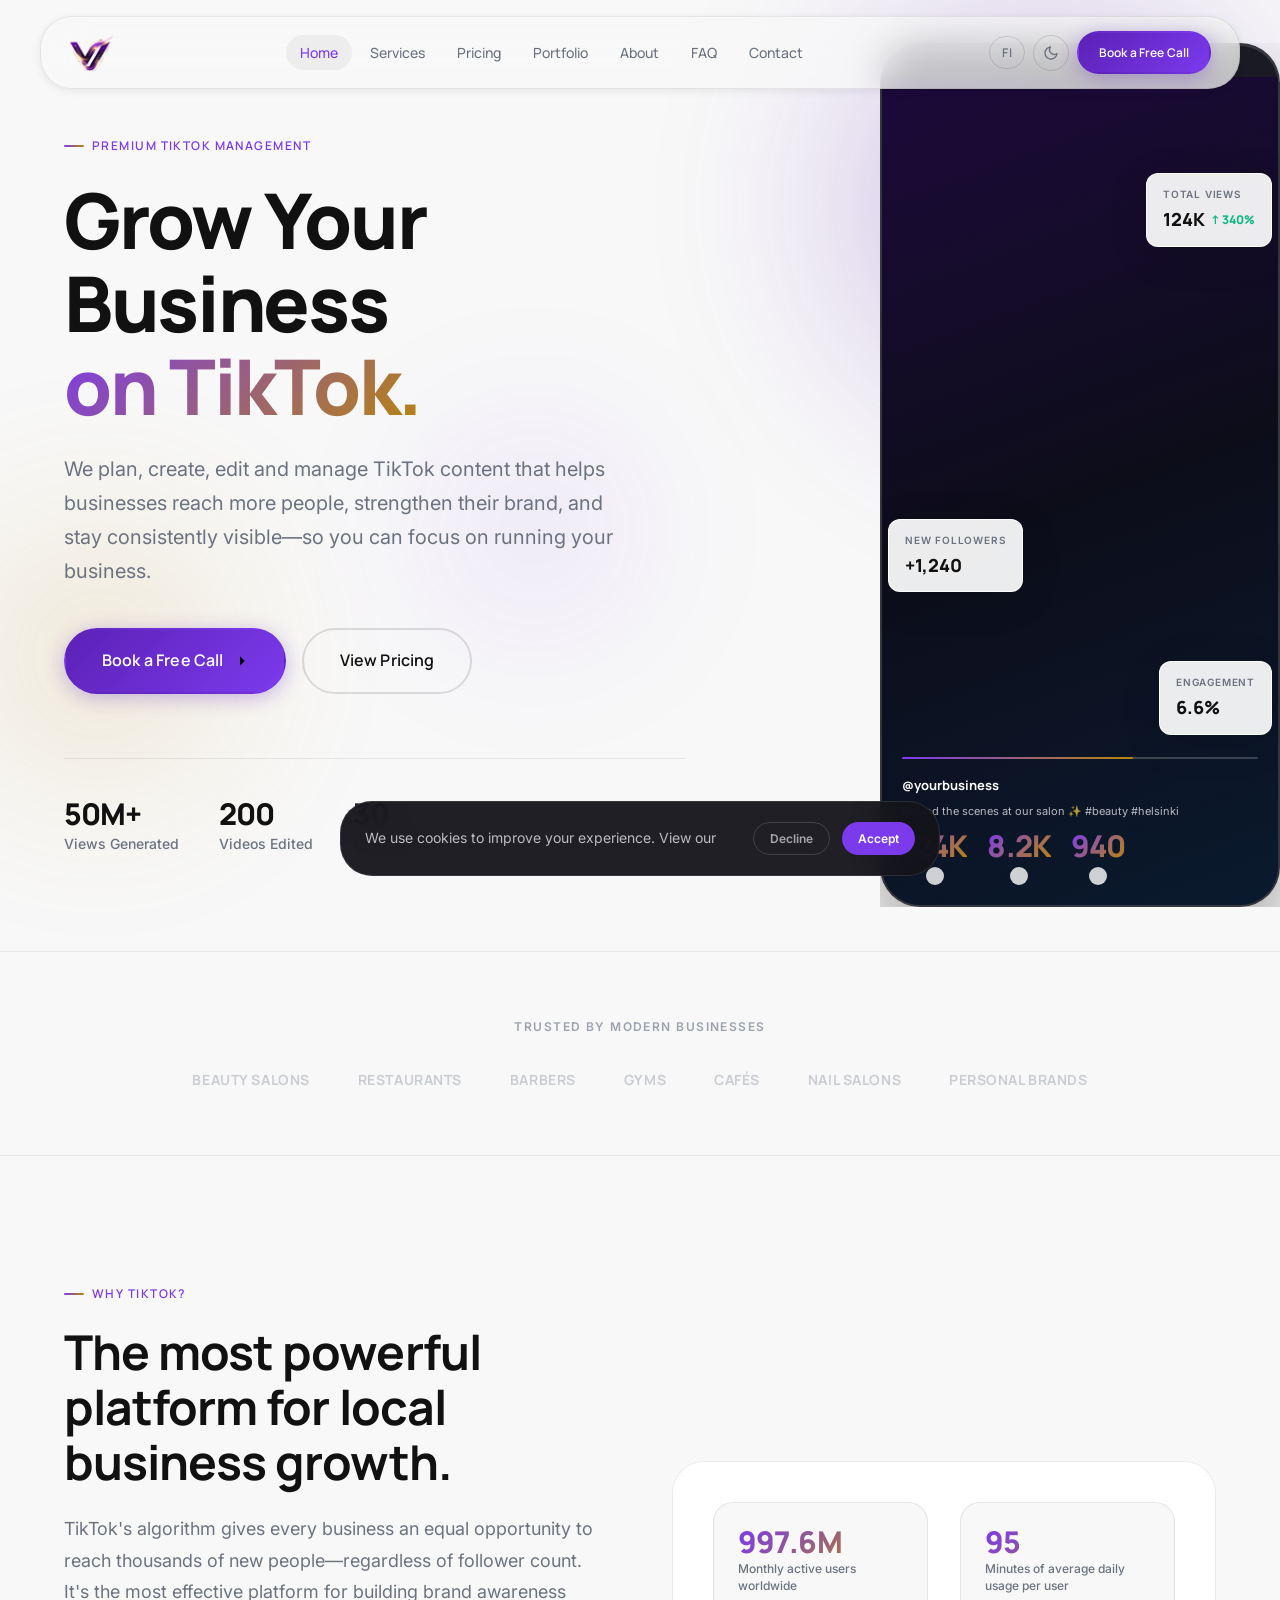
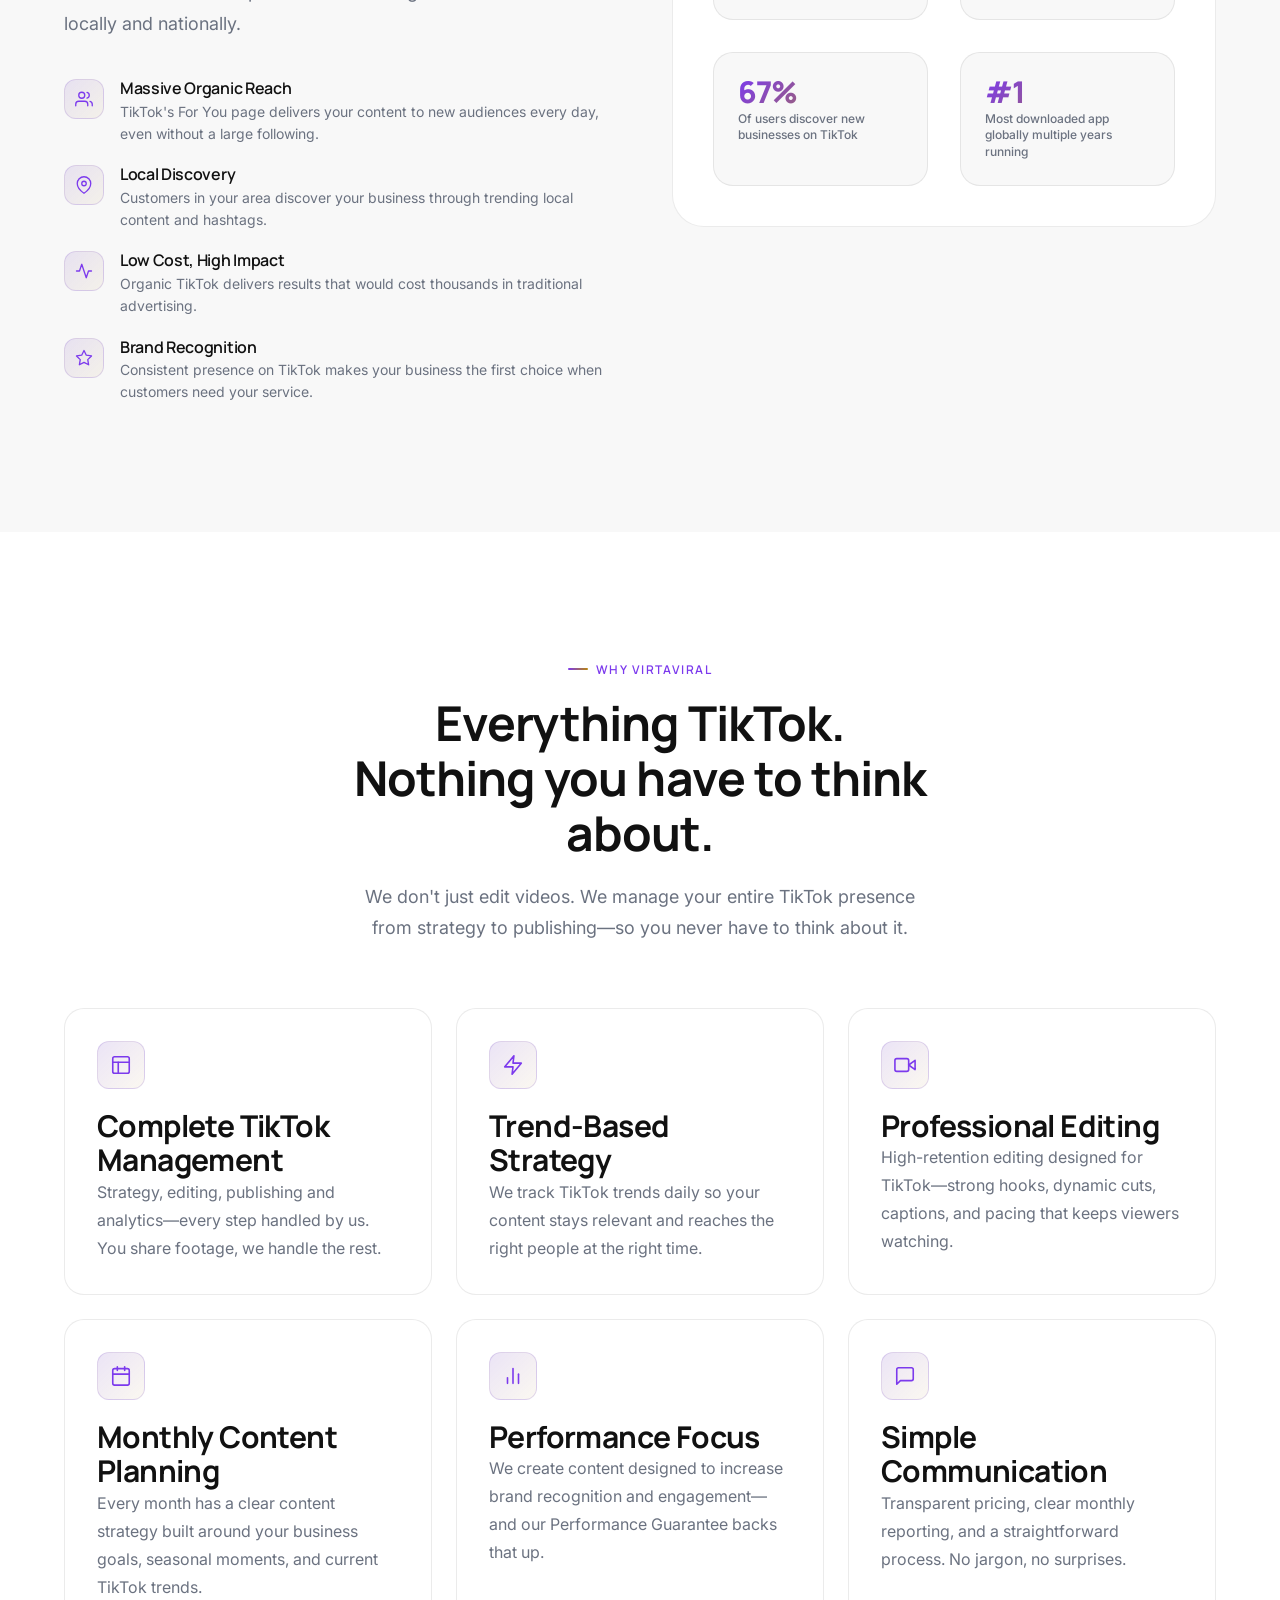
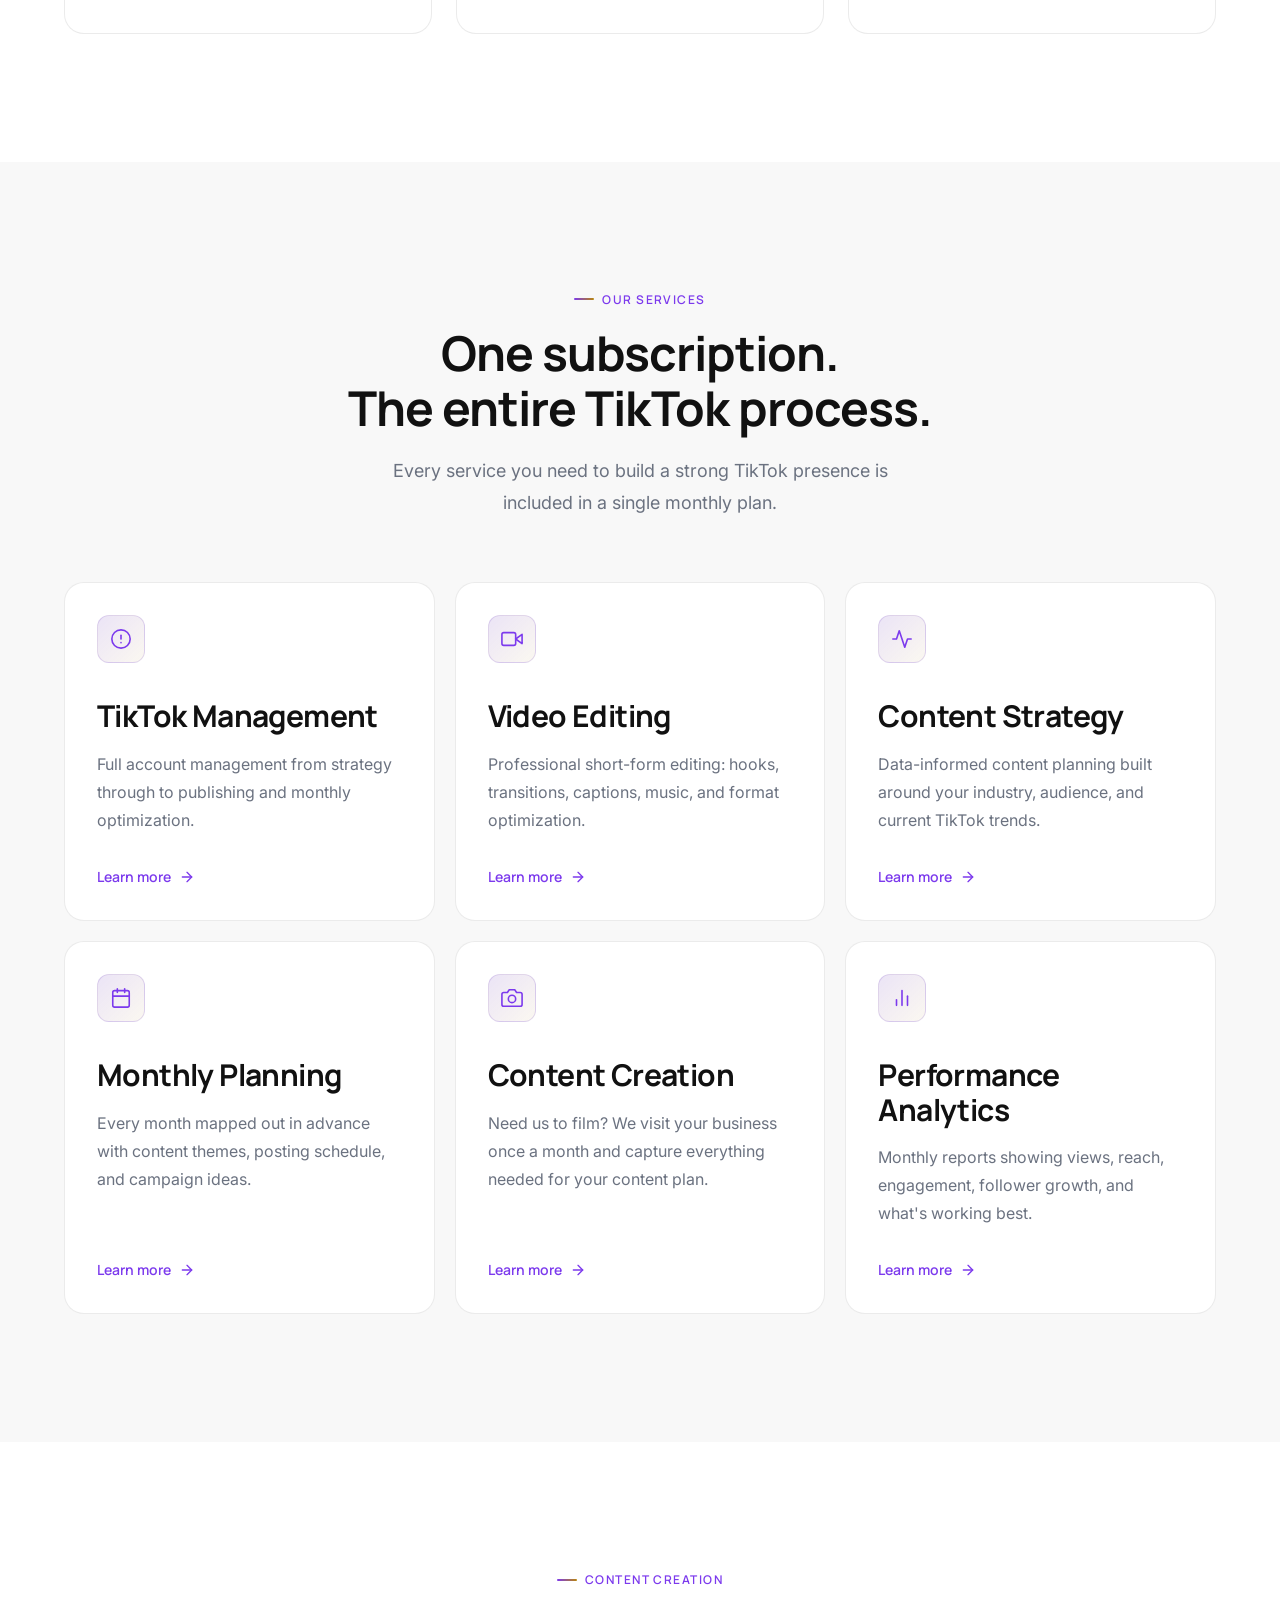
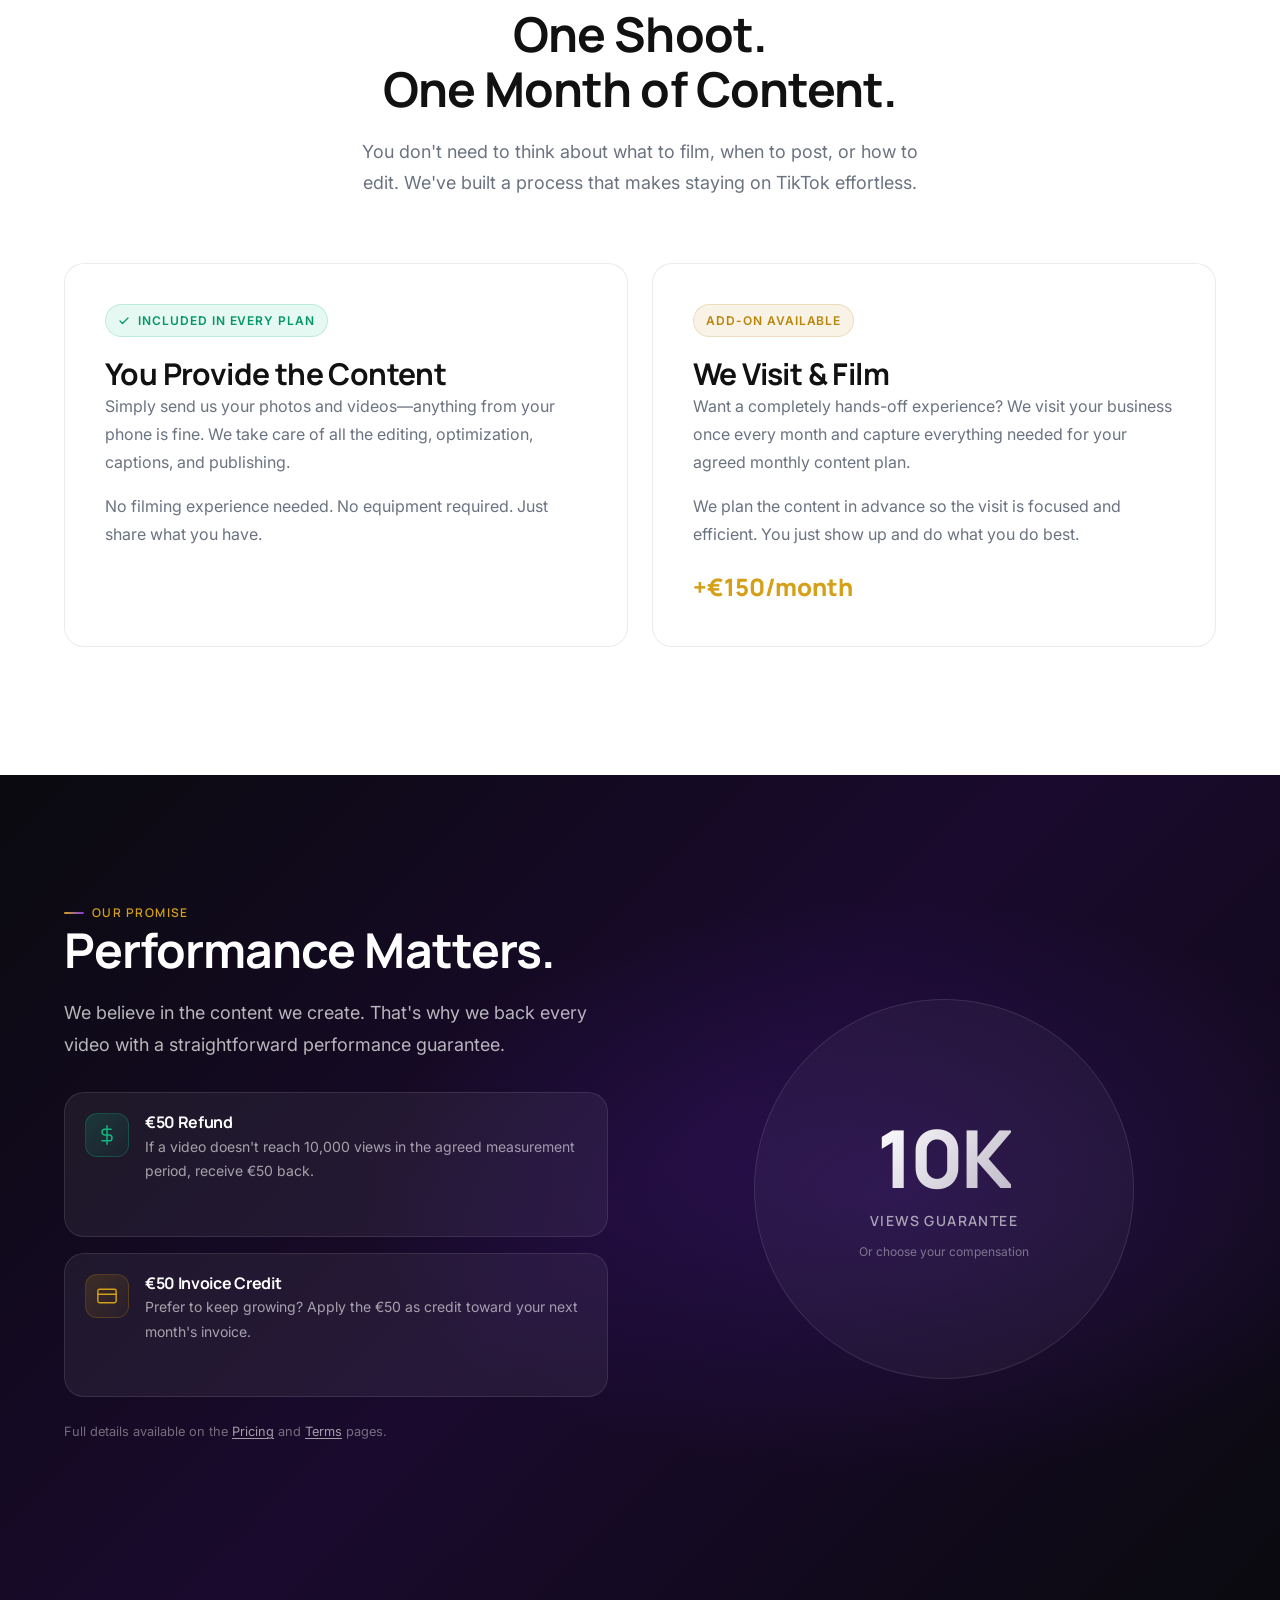
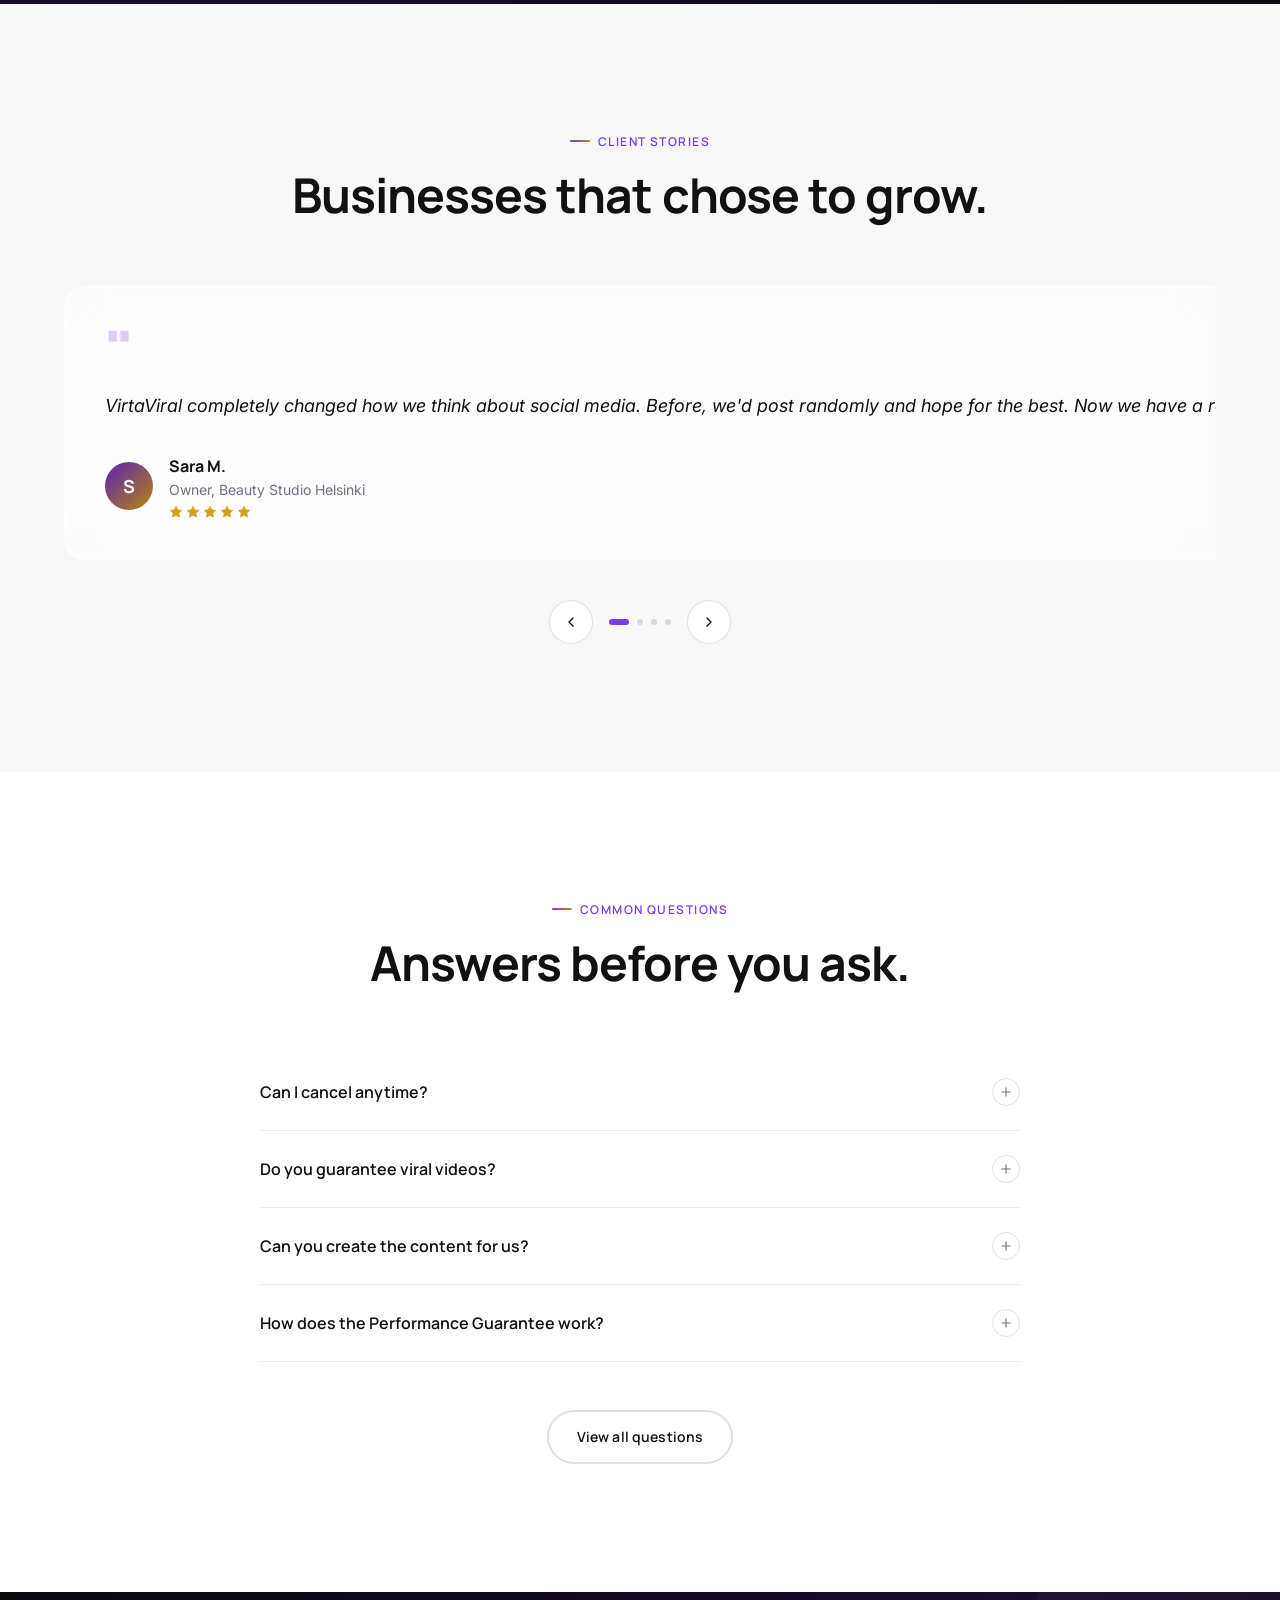
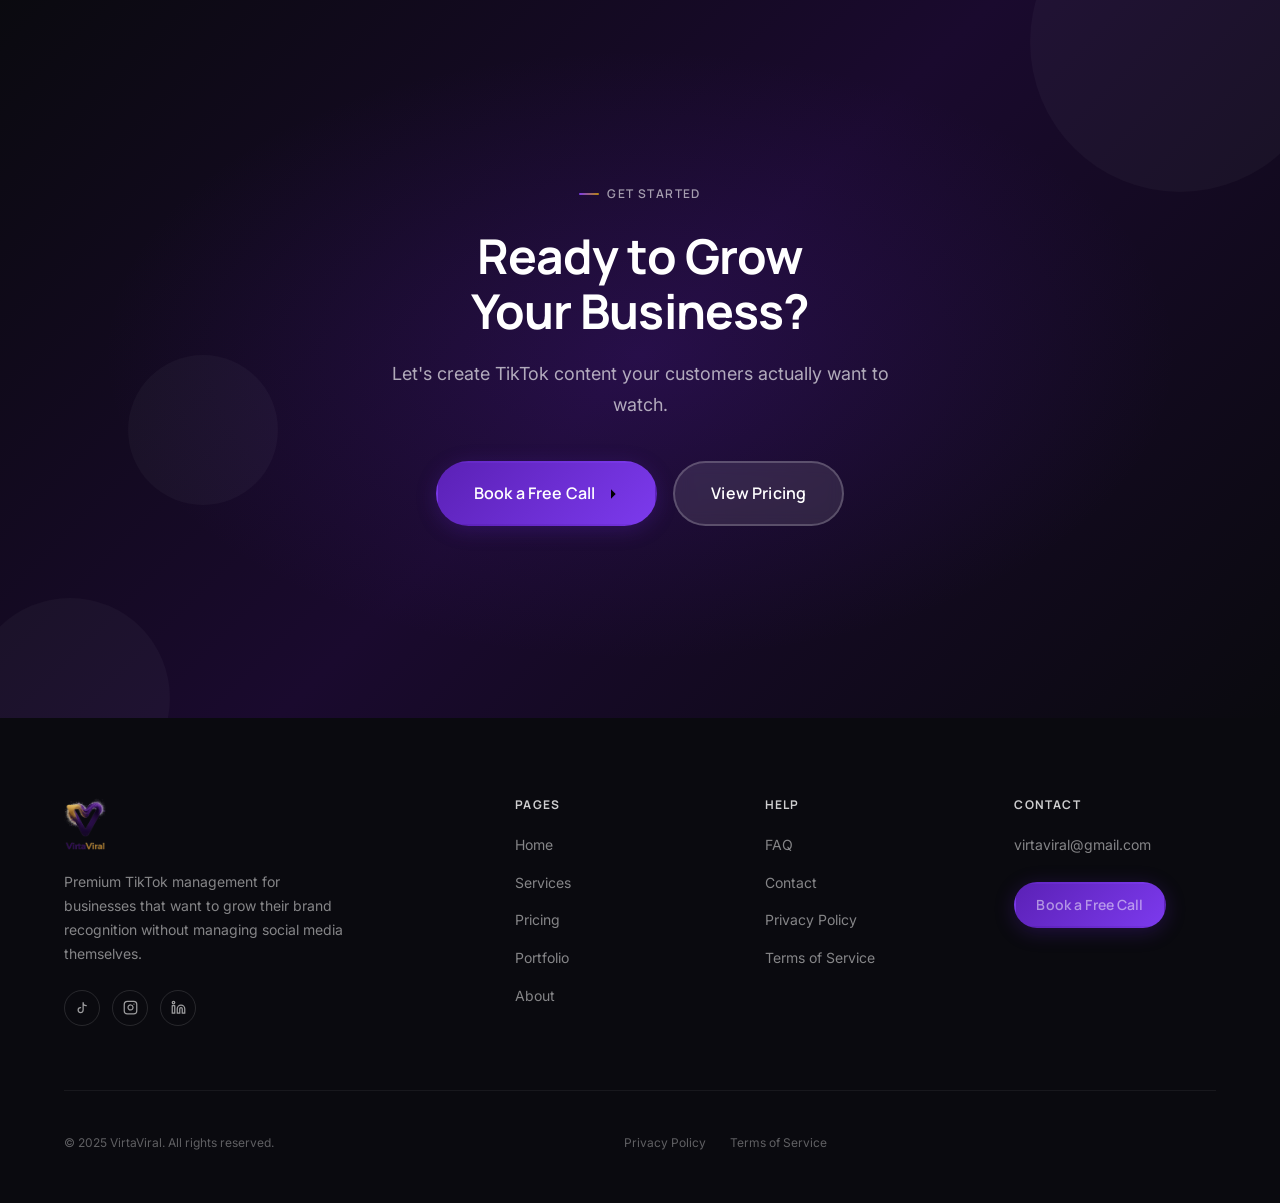
<file: index.html>
<!DOCTYPE html>
<html lang="en" data-theme="light" data-lang="en">
<head>
  <meta charset="UTF-8" />
  <meta name="viewport" content="width=device-width, initial-scale=1.0" />
  <title>VirtaViral — Premium TikTok Management for Businesses</title>
  <meta name="description" content="VirtaViral manages your entire TikTok presence — strategy, editing, publishing and analytics — so you can focus on running your business." />
  <meta name="robots" content="index, follow" />

  <!-- Open Graph -->
  <meta property="og:type"        content="website" />
  <meta property="og:title"       content="VirtaViral — Premium TikTok Management" />
  <meta property="og:description" content="Complete TikTok management for modern businesses. Strategy, editing, publishing — all handled." />
  <meta property="og:image"       content="[data-uri]" />
  <meta name="twitter:card"       content="summary_large_image" />
  <meta name="twitter:title"      content="VirtaViral — Premium TikTok Management" />
  <meta name="twitter:description" content="Complete TikTok management for modern businesses." />
  <meta name="theme-color"        content="#5B21B6" />
  <link rel="icon" type="image/png" href="[data-uri]" />
  <link rel="apple-touch-icon" href="[data-uri]" />

  <!-- Fonts -->
  <link rel="preconnect" href="https://fonts.googleapis.com" />
  <link rel="preconnect" href="https://fonts.gstatic.com" crossorigin />
  <link href="https://fonts.googleapis.com/css2?family=Manrope:wght@400;500;600;700;800&family=Inter:wght@400;500;600&display=swap" rel="stylesheet" />

  <link rel="stylesheet" href="style.css" />

  <!-- JSON-LD -->
  <script type="application/ld+json">
  {
    "@context": "https://schema.org",
    "@type": "Organization",
    "name": "VirtaViral",
    "url": "https://virtaviral.com",
    "logo": "https://virtaviral.com/assets/logos/logo-primary-transparent.png",
    "description": "Premium TikTok management agency helping businesses grow their brand recognition.",
    "address": { "@type": "PostalAddress", "addressCountry": "FI" },
    "sameAs": ["https://www.tiktok.com/@virtaviral"]
  }
  </script>
</head>
<body>

<!-- ===== LOADING SCREEN ===== -->
<div id="loading-screen" role="status" aria-label="Loading VirtaViral">
  <img src="[data-uri]" alt="VirtaViral" data-logo="stacked" class="loading-logo" />
  <div class="loading-bar-track">
    <div class="loading-bar-fill"></div>
  </div>
</div>

<!-- ===== SCROLL PROGRESS ===== -->
<div id="scroll-progress" role="progressbar" aria-hidden="true"></div>

<!-- ===== NAVIGATION ===== -->
<nav id="navbar" role="navigation" aria-label="Main navigation">
  <div class="nav-inner">
    <a href="index.html" class="nav-logo" aria-label="VirtaViral home">
      <img src="[data-uri]" alt="VirtaViral" data-logo="primary" data-logo="primary" />
    </a>

    <ul class="nav-links" role="list">
      <li><a href="index.html"     class="nav-link active" data-i18n="nav.home">Home</a></li>
      <li><a href="services.html"  class="nav-link" data-i18n="nav.services">Services</a></li>
      <li><a href="pricing.html"   class="nav-link" data-i18n="nav.pricing">Pricing</a></li>
      <li><a href="portfolio.html" class="nav-link" data-i18n="nav.portfolio">Portfolio</a></li>
      <li><a href="about.html"     class="nav-link" data-i18n="nav.about">About</a></li>
      <li><a href="faq.html"       class="nav-link" data-i18n="nav.faq">FAQ</a></li>
      <li><a href="contact.html"   class="nav-link" data-i18n="nav.contact">Contact</a></li>
    </ul>

    <div class="nav-controls">
      <button class="lang-toggle" aria-label="Switch to Finnish">FI</button>
      <button class="theme-toggle" aria-label="Toggle dark mode">
        <svg class="icon-moon" viewBox="0 0 24 24"><path d="M21 12.79A9 9 0 1 1 11.21 3 7 7 0 0 0 21 12.79z"/></svg>
        <svg class="icon-sun"  viewBox="0 0 24 24"><circle cx="12" cy="12" r="5"/><line x1="12" y1="1" x2="12" y2="3"/><line x1="12" y1="21" x2="12" y2="23"/><line x1="4.22" y1="4.22" x2="5.64" y2="5.64"/><line x1="18.36" y1="18.36" x2="19.78" y2="19.78"/><line x1="1" y1="12" x2="3" y2="12"/><line x1="21" y1="12" x2="23" y2="12"/><line x1="4.22" y1="19.78" x2="5.64" y2="18.36"/><line x1="18.36" y1="5.64" x2="19.78" y2="4.22"/></svg>
      </button>
      <a href="contact.html" class="btn btn-primary btn-sm btn-magnetic" data-i18n="nav.cta">Book a Free Call</a>
      <button class="nav-hamburger" aria-label="Open menu" aria-expanded="false" aria-controls="mobile-menu">
        <span class="hamburger-line"></span>
        <span class="hamburger-line"></span>
        <span class="hamburger-line"></span>
      </button>
    </div>
  </div>
</nav>

<!-- ===== MOBILE MENU ===== -->
<div id="mobile-menu" role="dialog" aria-modal="true" aria-label="Mobile navigation">
  <a href="index.html"     class="mobile-menu-link" data-i18n="nav.home">Home</a>
  <a href="services.html"  class="mobile-menu-link" data-i18n="nav.services">Services</a>
  <a href="pricing.html"   class="mobile-menu-link" data-i18n="nav.pricing">Pricing</a>
  <a href="portfolio.html" class="mobile-menu-link" data-i18n="nav.portfolio">Portfolio</a>
  <a href="about.html"     class="mobile-menu-link" data-i18n="nav.about">About</a>
  <a href="faq.html"       class="mobile-menu-link" data-i18n="nav.faq">FAQ</a>
  <a href="contact.html"   class="mobile-menu-link" data-i18n="nav.contact">Contact</a>
  <a href="contact.html" class="btn btn-primary btn-lg mobile-menu-cta" data-i18n="nav.cta">Book a Free Call</a>
  <div class="mobile-menu-controls">
    <button class="lang-toggle" aria-label="Switch language">FI</button>
    <button class="theme-toggle" aria-label="Toggle dark mode">
      <svg class="icon-moon" viewBox="0 0 24 24"><path d="M21 12.79A9 9 0 1 1 11.21 3 7 7 0 0 0 21 12.79z"/></svg>
      <svg class="icon-sun"  viewBox="0 0 24 24"><circle cx="12" cy="12" r="5"/><line x1="12" y1="1" x2="12" y2="3"/><line x1="12" y1="21" x2="12" y2="23"/><line x1="4.22" y1="4.22" x2="5.64" y2="5.64"/><line x1="18.36" y1="18.36" x2="19.78" y2="19.78"/><line x1="1" y1="12" x2="3" y2="12"/><line x1="21" y1="12" x2="23" y2="12"/><line x1="4.22" y1="19.78" x2="5.64" y2="18.36"/><line x1="18.36" y1="5.64" x2="19.78" y2="4.22"/></svg>
    </button>
  </div>
</div>

<main>

<!-- ===== HERO SECTION ===== -->
<section class="hero" aria-label="Hero">
  <!-- Ambient orbs -->
  <div class="hero-orb hero-orb--1" aria-hidden="true"></div>
  <div class="hero-orb hero-orb--2" aria-hidden="true"></div>
  <div class="hero-orb hero-orb--3" aria-hidden="true"></div>

  <div class="container">
    <div class="hero-content reveal reveal-up">
      <span class="eyebrow" data-i18n="hero.eyebrow">Premium TikTok Management</span>

      <h1 class="hero-headline">
        <span data-i18n="hero.h1a">Grow Your Business</span><br />
        <span class="text-gradient" data-i18n="hero.h1b">on TikTok.</span>
      </h1>

      <p class="hero-sub" data-i18n="hero.sub">
        We plan, create, edit and manage TikTok content that helps businesses reach more people, strengthen their brand, and stay consistently visible—so you can focus on running your business.
      </p>

      <div class="hero-actions">
        <a href="contact.html" class="btn btn-primary btn-lg btn-magnetic">
          <span data-i18n="hero.cta1">Book a Free Call</span>
          <svg class="btn-icon" viewBox="0 0 24 24"><line x1="5" y1="12" x2="19" y2="12"/><polyline points="12 5 19 12 12 19"/></svg>
        </a>
        <a href="pricing.html" class="btn btn-secondary btn-lg">
          <span data-i18n="hero.cta2">View Pricing</span>
        </a>
      </div>

      <!-- Stats -->
      <div class="hero-stats" role="list">
        <div class="hero-stat" role="listitem">
          <span class="hero-stat-number" data-count="50000000" data-suffix="">50M+</span>
          <span class="hero-stat-label" data-i18n="hero.stat1">Views Generated</span>
        </div>
        <div class="hero-stat" role="listitem">
          <span class="hero-stat-number" data-count="200">200+</span>
          <span class="hero-stat-label" data-i18n="hero.stat2">Videos Edited</span>
        </div>
        <div class="hero-stat" role="listitem">
          <span class="hero-stat-number" data-count="30">30+</span>
          <span class="hero-stat-label" data-i18n="hero.stat3">Growing Businesses</span>
        </div>
      </div>
    </div>
  </div>

  <!-- Hero phone mockup -->
  <div class="hero-visual" aria-hidden="true">
    <div class="phone-mockup-wrap">
      <div class="phone-frame">
        <div class="phone-notch"></div>
        <div class="phone-screen">
          <div class="phone-tiktok-ui">
            <div class="tiktok-progress">
              <div class="tiktok-progress-fill"></div>
            </div>
            <div class="tiktok-meta">
              <div class="tiktok-username">@yourbusiness</div>
              <div class="tiktok-caption">Behind the scenes at our salon ✨ #beauty #helsinki</div>
              <div class="tiktok-stats">
                <div class="tiktok-stat"><span class="tiktok-stat-num">124K</span><div class="tiktok-stat-ico"></div></div>
                <div class="tiktok-stat"><span class="tiktok-stat-num">8.2K</span><div class="tiktok-stat-ico"></div></div>
                <div class="tiktok-stat"><span class="tiktok-stat-num">940</span><div class="tiktok-stat-ico"></div></div>
              </div>
            </div>
          </div>
        </div>
      </div>
    </div>
    <!-- Floating metric cards -->
    <div class="metric-card metric-card--views">
      <div class="metric-label">Total Views</div>
      <div class="metric-value">124K <span class="metric-up">↑ 340%</span></div>
    </div>
    <div class="metric-card metric-card--growth">
      <div class="metric-label">New Followers</div>
      <div class="metric-value">+1,240</div>
    </div>
    <div class="metric-card metric-card--engagement">
      <div class="metric-label">Engagement</div>
      <div class="metric-value">6.6%</div>
    </div>
  </div>
</section>

<!-- ===== TRUST SECTION ===== -->
<section class="trust-section">
  <div class="container">
    <p class="trust-label" data-i18n="trust.label">Trusted by modern businesses</p>
    <div class="trust-logos" aria-label="Client types we serve">
      <span class="trust-logo-item">Beauty Salons</span>
      <span class="trust-logo-item">Restaurants</span>
      <span class="trust-logo-item">Barbers</span>
      <span class="trust-logo-item">Gyms</span>
      <span class="trust-logo-item">Cafés</span>
      <span class="trust-logo-item">Nail Salons</span>
      <span class="trust-logo-item">Personal Brands</span>
    </div>
  </div>
</section>

<!-- ===== WHY TIKTOK ===== -->
<section class="section" aria-labelledby="why-tiktok-heading">
  <div class="container">
    <div class="why-tiktok-grid">
      <!-- Content -->
      <div class="why-tiktok-content reveal reveal-left">
        <span class="eyebrow">Why TikTok?</span>
        <h2 id="why-tiktok-heading">The most powerful platform for local business growth.</h2>
        <p>TikTok's algorithm gives every business an equal opportunity to reach thousands of new people—regardless of follower count. It's the most effective platform for building brand awareness locally and nationally.</p>

        <div class="tiktok-reasons">
          <div class="tiktok-reason">
            <div class="tiktok-reason-icon">
              <svg viewBox="0 0 24 24"><path d="M17 21v-2a4 4 0 0 0-4-4H5a4 4 0 0 0-4 4v2"/><circle cx="9" cy="7" r="4"/><path d="M23 21v-2a4 4 0 0 0-3-3.87"/><path d="M16 3.13a4 4 0 0 1 0 7.75"/></svg>
            </div>
            <div class="tiktok-reason-text">
              <h4>Massive Organic Reach</h4>
              <p>TikTok's For You page delivers your content to new audiences every day, even without a large following.</p>
            </div>
          </div>
          <div class="tiktok-reason">
            <div class="tiktok-reason-icon">
              <svg viewBox="0 0 24 24"><path d="M21 10c0 7-9 13-9 13s-9-6-9-13a9 9 0 0 1 18 0z"/><circle cx="12" cy="10" r="3"/></svg>
            </div>
            <div class="tiktok-reason-text">
              <h4>Local Discovery</h4>
              <p>Customers in your area discover your business through trending local content and hashtags.</p>
            </div>
          </div>
          <div class="tiktok-reason">
            <div class="tiktok-reason-icon">
              <svg viewBox="0 0 24 24"><polyline points="22 12 18 12 15 21 9 3 6 12 2 12"/></svg>
            </div>
            <div class="tiktok-reason-text">
              <h4>Low Cost, High Impact</h4>
              <p>Organic TikTok delivers results that would cost thousands in traditional advertising.</p>
            </div>
          </div>
          <div class="tiktok-reason">
            <div class="tiktok-reason-icon">
              <svg viewBox="0 0 24 24"><polygon points="12 2 15.09 8.26 22 9.27 17 14.14 18.18 21.02 12 17.77 5.82 21.02 7 14.14 2 9.27 8.91 8.26 12 2"/></svg>
            </div>
            <div class="tiktok-reason-text">
              <h4>Brand Recognition</h4>
              <p>Consistent presence on TikTok makes your business the first choice when customers need your service.</p>
            </div>
          </div>
        </div>
      </div>

      <!-- Stats panel -->
      <div class="tiktok-stats-panel reveal reveal-right">
        <div class="tiktok-stat-item">
          <div class="tiktok-stat-num" data-count="1000000000">1B+</div>
          <div class="tiktok-stat-desc">Monthly active users worldwide</div>
        </div>
        <div class="tiktok-stat-item">
          <div class="tiktok-stat-num">95</div>
          <div class="tiktok-stat-desc">Minutes of average daily usage per user</div>
        </div>
        <div class="tiktok-stat-item">
          <div class="tiktok-stat-num">67%</div>
          <div class="tiktok-stat-desc">Of users discover new businesses on TikTok</div>
        </div>
        <div class="tiktok-stat-item">
          <div class="tiktok-stat-num">#1</div>
          <div class="tiktok-stat-desc">Most downloaded app globally multiple years running</div>
        </div>
      </div>
    </div>
  </div>
</section>

<!-- ===== WHY CHOOSE VIRTAVIRAL ===== -->
<section class="section" style="background: var(--bg-secondary);" aria-labelledby="why-us-heading">
  <div class="container">
    <div class="section-header reveal reveal-up">
      <span class="eyebrow">Why VirtaViral</span>
      <h2 id="why-us-heading">Everything TikTok.<br/>Nothing you have to think about.</h2>
      <p>We don't just edit videos. We manage your entire TikTok presence from strategy to publishing—so you never have to think about it.</p>
    </div>

    <div class="features-grid">
      <div class="card reveal reveal-up delay-1">
        <div class="card-icon">
          <svg viewBox="0 0 24 24"><rect x="3" y="3" width="18" height="18" rx="2" ry="2"/><line x1="3" y1="9" x2="21" y2="9"/><line x1="9" y1="21" x2="9" y2="9"/></svg>
        </div>
        <h3>Complete TikTok Management</h3>
        <p>Strategy, editing, publishing and analytics—every step handled by us. You share footage, we handle the rest.</p>
      </div>

      <div class="card reveal reveal-up delay-2">
        <div class="card-icon">
          <svg viewBox="0 0 24 24"><path d="M13 2L3 14h9l-1 8 10-12h-9l1-8z"/></svg>
        </div>
        <h3>Trend-Based Strategy</h3>
        <p>We track TikTok trends daily so your content stays relevant and reaches the right people at the right time.</p>
      </div>

      <div class="card reveal reveal-up delay-3">
        <div class="card-icon">
          <svg viewBox="0 0 24 24"><polygon points="23 7 16 12 23 17 23 7"/><rect x="1" y="5" width="15" height="14" rx="2" ry="2"/></svg>
        </div>
        <h3>Professional Editing</h3>
        <p>High-retention editing designed for TikTok—strong hooks, dynamic cuts, captions, and pacing that keeps viewers watching.</p>
      </div>

      <div class="card reveal reveal-up delay-1">
        <div class="card-icon">
          <svg viewBox="0 0 24 24"><rect x="3" y="4" width="18" height="18" rx="2" ry="2"/><line x1="16" y1="2" x2="16" y2="6"/><line x1="8" y1="2" x2="8" y2="6"/><line x1="3" y1="10" x2="21" y2="10"/></svg>
        </div>
        <h3>Monthly Content Planning</h3>
        <p>Every month has a clear content strategy built around your business goals, seasonal moments, and current TikTok trends.</p>
      </div>

      <div class="card reveal reveal-up delay-2">
        <div class="card-icon">
          <svg viewBox="0 0 24 24"><line x1="18" y1="20" x2="18" y2="10"/><line x1="12" y1="20" x2="12" y2="4"/><line x1="6" y1="20" x2="6" y2="14"/></svg>
        </div>
        <h3>Performance Focus</h3>
        <p>We create content designed to increase brand recognition and engagement—and our Performance Guarantee backs that up.</p>
      </div>

      <div class="card reveal reveal-up delay-3">
        <div class="card-icon">
          <svg viewBox="0 0 24 24"><path d="M21 15a2 2 0 0 1-2 2H7l-4 4V5a2 2 0 0 1 2-2h14a2 2 0 0 1 2 2z"/></svg>
        </div>
        <h3>Simple Communication</h3>
        <p>Transparent pricing, clear monthly reporting, and a straightforward process. No jargon, no surprises.</p>
      </div>
    </div>
  </div>
</section>

<!-- ===== SERVICES PREVIEW ===== -->
<section class="section" aria-labelledby="services-preview-heading">
  <div class="container">
    <div class="section-header reveal reveal-up">
      <span class="eyebrow">Our Services</span>
      <h2 id="services-preview-heading">One subscription.<br/>The entire TikTok process.</h2>
      <p>Every service you need to build a strong TikTok presence is included in a single monthly plan.</p>
    </div>

    <div class="services-grid">
      <a href="services.html" class="card service-card reveal reveal-up delay-1">
        <div class="card-icon">
          <svg viewBox="0 0 24 24"><circle cx="12" cy="12" r="10"/><line x1="12" y1="8" x2="12" y2="12"/><line x1="12" y1="16" x2="12.01" y2="16"/></svg>
        </div>
        <h3>TikTok Management</h3>
        <p>Full account management from strategy through to publishing and monthly optimization.</p>
        <div class="service-card-arrow">
          <span>Learn more</span>
          <svg viewBox="0 0 24 24"><line x1="5" y1="12" x2="19" y2="12"/><polyline points="12 5 19 12 12 19"/></svg>
        </div>
      </a>

      <a href="services.html" class="card service-card reveal reveal-up delay-2">
        <div class="card-icon">
          <svg viewBox="0 0 24 24"><polygon points="23 7 16 12 23 17 23 7"/><rect x="1" y="5" width="15" height="14" rx="2" ry="2"/></svg>
        </div>
        <h3>Video Editing</h3>
        <p>Professional short-form editing: hooks, transitions, captions, music, and format optimization.</p>
        <div class="service-card-arrow">
          <span>Learn more</span>
          <svg viewBox="0 0 24 24"><line x1="5" y1="12" x2="19" y2="12"/><polyline points="12 5 19 12 12 19"/></svg>
        </div>
      </a>

      <a href="services.html" class="card service-card reveal reveal-up delay-3">
        <div class="card-icon">
          <svg viewBox="0 0 24 24"><polyline points="22 12 18 12 15 21 9 3 6 12 2 12"/></svg>
        </div>
        <h3>Content Strategy</h3>
        <p>Data-informed content planning built around your industry, audience, and current TikTok trends.</p>
        <div class="service-card-arrow">
          <span>Learn more</span>
          <svg viewBox="0 0 24 24"><line x1="5" y1="12" x2="19" y2="12"/><polyline points="12 5 19 12 12 19"/></svg>
        </div>
      </a>

      <a href="services.html" class="card service-card reveal reveal-up delay-1">
        <div class="card-icon">
          <svg viewBox="0 0 24 24"><rect x="3" y="4" width="18" height="18" rx="2" ry="2"/><line x1="16" y1="2" x2="16" y2="6"/><line x1="8" y1="2" x2="8" y2="6"/><line x1="3" y1="10" x2="21" y2="10"/></svg>
        </div>
        <h3>Monthly Planning</h3>
        <p>Every month mapped out in advance with content themes, posting schedule, and campaign ideas.</p>
        <div class="service-card-arrow">
          <span>Learn more</span>
          <svg viewBox="0 0 24 24"><line x1="5" y1="12" x2="19" y2="12"/><polyline points="12 5 19 12 12 19"/></svg>
        </div>
      </a>

      <a href="services.html" class="card service-card reveal reveal-up delay-2">
        <div class="card-icon">
          <svg viewBox="0 0 24 24"><path d="M23 19a2 2 0 0 1-2 2H3a2 2 0 0 1-2-2V8a2 2 0 0 1 2-2h4l2-3h6l2 3h4a2 2 0 0 1 2 2z"/><circle cx="12" cy="13" r="4"/></svg>
        </div>
        <h3>Content Creation</h3>
        <p>Need us to film? We visit your business once a month and capture everything needed for your content plan.</p>
        <div class="service-card-arrow">
          <span>Learn more</span>
          <svg viewBox="0 0 24 24"><line x1="5" y1="12" x2="19" y2="12"/><polyline points="12 5 19 12 12 19"/></svg>
        </div>
      </a>

      <a href="services.html" class="card service-card reveal reveal-up delay-3">
        <div class="card-icon">
          <svg viewBox="0 0 24 24"><line x1="18" y1="20" x2="18" y2="10"/><line x1="12" y1="20" x2="12" y2="4"/><line x1="6" y1="20" x2="6" y2="14"/></svg>
        </div>
        <h3>Performance Analytics</h3>
        <p>Monthly reports showing views, reach, engagement, follower growth, and what's working best.</p>
        <div class="service-card-arrow">
          <span>Learn more</span>
          <svg viewBox="0 0 24 24"><line x1="5" y1="12" x2="19" y2="12"/><polyline points="12 5 19 12 12 19"/></svg>
        </div>
      </a>
    </div>
  </div>
</section>

<!-- ===== ONE SHOOT. ONE MONTH. ===== -->
<section class="section" style="background: var(--bg-secondary);" aria-labelledby="one-shoot-heading">
  <div class="container">
    <div class="section-header reveal reveal-up">
      <span class="eyebrow">Content Creation</span>
      <h2 id="one-shoot-heading">One Shoot.<br/>One Month of Content.</h2>
      <p>You don't need to think about what to film, when to post, or how to edit. We've built a process that makes staying on TikTok effortless.</p>
    </div>

    <div class="content-options-grid">
      <div class="card content-option-card reveal reveal-left">
        <div class="option-badge option-badge--included">
          <svg width="12" height="12" viewBox="0 0 24 24" fill="none" stroke="currentColor" stroke-width="2.5" stroke-linecap="round" stroke-linejoin="round"><polyline points="20 6 9 17 4 12"/></svg>
          Included in every plan
        </div>
        <h3>You Provide the Content</h3>
        <p style="margin-bottom: 1rem;">Simply send us your photos and videos—anything from your phone is fine. We take care of all the editing, optimization, captions, and publishing.</p>
        <p>No filming experience needed. No equipment required. Just share what you have.</p>
      </div>

      <div class="card content-option-card reveal reveal-right">
        <div class="option-badge option-badge--addon">
          Add-on available
        </div>
        <h3>We Visit &amp; Film</h3>
        <p style="margin-bottom: 1rem;">Want a completely hands-off experience? We visit your business once every month and capture everything needed for your agreed monthly content plan.</p>
        <p>We plan the content in advance so the visit is focused and efficient. You just show up and do what you do best.</p>
        <div class="option-price">+€150/month</div>
      </div>
    </div>
  </div>
</section>

<!-- ===== PERFORMANCE GUARANTEE ===== -->
<section class="section guarantee-section" aria-labelledby="guarantee-heading">
  <div class="container">
    <div class="guarantee-grid">
      <div class="guarantee-content reveal reveal-left">
        <span class="eyebrow">Our Promise</span>
        <h2 id="guarantee-heading">Performance Matters.</h2>
        <p>We believe in the content we create. That's why we back every video with a straightforward performance guarantee.</p>

        <div class="guarantee-options">
          <div class="guarantee-option">
            <div class="guarantee-option-icon guarantee-option-icon--refund">
              <svg viewBox="0 0 24 24"><line x1="12" y1="1" x2="12" y2="23"/><path d="M17 5H9.5a3.5 3.5 0 0 0 0 7h5a3.5 3.5 0 0 1 0 7H6"/></svg>
            </div>
            <div class="guarantee-option-text">
              <h4>€50 Refund</h4>
              <p>If a video doesn't reach 10,000 views in the agreed measurement period, receive €50 back.</p>
            </div>
          </div>

          <div class="guarantee-option">
            <div class="guarantee-option-icon guarantee-option-icon--credit">
              <svg viewBox="0 0 24 24"><rect x="1" y="4" width="22" height="16" rx="2" ry="2"/><line x1="1" y1="10" x2="23" y2="10"/></svg>
            </div>
            <div class="guarantee-option-text">
              <h4>€50 Invoice Credit</h4>
              <p>Prefer to keep growing? Apply the €50 as credit toward your next month's invoice.</p>
            </div>
          </div>
        </div>

        <p style="margin-top: 1.5rem; font-size: 0.8rem; color: rgba(255,255,255,0.40);">
          Full details available on the <a href="pricing.html" style="color: rgba(255,255,255,0.60); text-decoration: underline; text-underline-offset: 2px;">Pricing</a> and <a href="terms.html" style="color: rgba(255,255,255,0.60); text-decoration: underline; text-underline-offset: 2px;">Terms</a> pages.
        </p>
      </div>

      <div class="guarantee-visual reveal reveal-right">
        <div class="guarantee-badge">
          <div class="guarantee-badge-inner">
            <span class="guarantee-badge-num">10K</span>
            <span class="guarantee-badge-label">Views Guarantee</span>
            <span class="guarantee-badge-sub">Or choose your compensation</span>
          </div>
        </div>
      </div>
    </div>
  </div>
</section>

<!-- ===== TESTIMONIALS ===== -->
<section class="section" aria-labelledby="testimonials-heading">
  <div class="container">
    <div class="section-header reveal reveal-up">
      <span class="eyebrow">Client Stories</span>
      <h2 id="testimonials-heading">Businesses that chose to grow.</h2>
    </div>

    <div class="testimonials-wrap reveal reveal-up">
      <div class="testimonials-track">
        <div class="card card-glass testimonial-card">
          <div class="testimonial-quote">"</div>
          <p class="testimonial-text">VirtaViral completely changed how we think about social media. Before, we'd post randomly and hope for the best. Now we have a real strategy and our TikTok is actually bringing in new clients every week.</p>
          <div class="testimonial-author">
            <div class="testimonial-avatar">S</div>
            <div>
              <div class="testimonial-name">Sara M.</div>
              <div class="testimonial-role">Owner, Beauty Studio Helsinki</div>
              <div class="testimonial-stars">
                <svg viewBox="0 0 24 24"><polygon points="12 2 15.09 8.26 22 9.27 17 14.14 18.18 21.02 12 17.77 5.82 21.02 7 14.14 2 9.27 8.91 8.26 12 2"/></svg>
                <svg viewBox="0 0 24 24"><polygon points="12 2 15.09 8.26 22 9.27 17 14.14 18.18 21.02 12 17.77 5.82 21.02 7 14.14 2 9.27 8.91 8.26 12 2"/></svg>
                <svg viewBox="0 0 24 24"><polygon points="12 2 15.09 8.26 22 9.27 17 14.14 18.18 21.02 12 17.77 5.82 21.02 7 14.14 2 9.27 8.91 8.26 12 2"/></svg>
                <svg viewBox="0 0 24 24"><polygon points="12 2 15.09 8.26 22 9.27 17 14.14 18.18 21.02 12 17.77 5.82 21.02 7 14.14 2 9.27 8.91 8.26 12 2"/></svg>
                <svg viewBox="0 0 24 24"><polygon points="12 2 15.09 8.26 22 9.27 17 14.14 18.18 21.02 12 17.77 5.82 21.02 7 14.14 2 9.27 8.91 8.26 12 2"/></svg>
              </div>
            </div>
          </div>
        </div>

        <div class="card card-glass testimonial-card">
          <div class="testimonial-quote">"</div>
          <p class="testimonial-text">As a barber, I had no time to film, edit, and post consistently. VirtaViral took that entire responsibility off my plate. My chair is fully booked two weeks ahead now and I get DMs daily asking about my services.</p>
          <div class="testimonial-author">
            <div class="testimonial-avatar">J</div>
            <div>
              <div class="testimonial-name">Jonne K.</div>
              <div class="testimonial-role">Owner, JK Barbershop</div>
              <div class="testimonial-stars">
                <svg viewBox="0 0 24 24"><polygon points="12 2 15.09 8.26 22 9.27 17 14.14 18.18 21.02 12 17.77 5.82 21.02 7 14.14 2 9.27 8.91 8.26 12 2"/></svg>
                <svg viewBox="0 0 24 24"><polygon points="12 2 15.09 8.26 22 9.27 17 14.14 18.18 21.02 12 17.77 5.82 21.02 7 14.14 2 9.27 8.91 8.26 12 2"/></svg>
                <svg viewBox="0 0 24 24"><polygon points="12 2 15.09 8.26 22 9.27 17 14.14 18.18 21.02 12 17.77 5.82 21.02 7 14.14 2 9.27 8.91 8.26 12 2"/></svg>
                <svg viewBox="0 0 24 24"><polygon points="12 2 15.09 8.26 22 9.27 17 14.14 18.18 21.02 12 17.77 5.82 21.02 7 14.14 2 9.27 8.91 8.26 12 2"/></svg>
                <svg viewBox="0 0 24 24"><polygon points="12 2 15.09 8.26 22 9.27 17 14.14 18.18 21.02 12 17.77 5.82 21.02 7 14.14 2 9.27 8.91 8.26 12 2"/></svg>
              </div>
            </div>
          </div>
        </div>

        <div class="card card-glass testimonial-card">
          <div class="testimonial-quote">"</div>
          <p class="testimonial-text">We tried managing TikTok ourselves for six months with almost no results. After two months with VirtaViral, we had videos reaching over 50,000 views. The consistency alone made a huge difference.</p>
          <div class="testimonial-author">
            <div class="testimonial-avatar">M</div>
            <div>
              <div class="testimonial-name">Maria L.</div>
              <div class="testimonial-role">Manager, Café Oulu</div>
              <div class="testimonial-stars">
                <svg viewBox="0 0 24 24"><polygon points="12 2 15.09 8.26 22 9.27 17 14.14 18.18 21.02 12 17.77 5.82 21.02 7 14.14 2 9.27 8.91 8.26 12 2"/></svg>
                <svg viewBox="0 0 24 24"><polygon points="12 2 15.09 8.26 22 9.27 17 14.14 18.18 21.02 12 17.77 5.82 21.02 7 14.14 2 9.27 8.91 8.26 12 2"/></svg>
                <svg viewBox="0 0 24 24"><polygon points="12 2 15.09 8.26 22 9.27 17 14.14 18.18 21.02 12 17.77 5.82 21.02 7 14.14 2 9.27 8.91 8.26 12 2"/></svg>
                <svg viewBox="0 0 24 24"><polygon points="12 2 15.09 8.26 22 9.27 17 14.14 18.18 21.02 12 17.77 5.82 21.02 7 14.14 2 9.27 8.91 8.26 12 2"/></svg>
                <svg viewBox="0 0 24 24"><polygon points="12 2 15.09 8.26 22 9.27 17 14.14 18.18 21.02 12 17.77 5.82 21.02 7 14.14 2 9.27 8.91 8.26 12 2"/></svg>
              </div>
            </div>
          </div>
        </div>

        <div class="card card-glass testimonial-card">
          <div class="testimonial-quote">"</div>
          <p class="testimonial-text">The monthly content creation visit is brilliant. They come in, film everything in one session, and then we have content for the entire month. It fits perfectly into how we run our gym.</p>
          <div class="testimonial-author">
            <div class="testimonial-avatar">T</div>
            <div>
              <div class="testimonial-name">Timo R.</div>
              <div class="testimonial-role">Founder, FitCore Gym</div>
              <div class="testimonial-stars">
                <svg viewBox="0 0 24 24"><polygon points="12 2 15.09 8.26 22 9.27 17 14.14 18.18 21.02 12 17.77 5.82 21.02 7 14.14 2 9.27 8.91 8.26 12 2"/></svg>
                <svg viewBox="0 0 24 24"><polygon points="12 2 15.09 8.26 22 9.27 17 14.14 18.18 21.02 12 17.77 5.82 21.02 7 14.14 2 9.27 8.91 8.26 12 2"/></svg>
                <svg viewBox="0 0 24 24"><polygon points="12 2 15.09 8.26 22 9.27 17 14.14 18.18 21.02 12 17.77 5.82 21.02 7 14.14 2 9.27 8.91 8.26 12 2"/></svg>
                <svg viewBox="0 0 24 24"><polygon points="12 2 15.09 8.26 22 9.27 17 14.14 18.18 21.02 12 17.77 5.82 21.02 7 14.14 2 9.27 8.91 8.26 12 2"/></svg>
                <svg viewBox="0 0 24 24"><polygon points="12 2 15.09 8.26 22 9.27 17 14.14 18.18 21.02 12 17.77 5.82 21.02 7 14.14 2 9.27 8.91 8.26 12 2"/></svg>
              </div>
            </div>
          </div>
        </div>
      </div>

      <div class="testimonials-controls">
        <button class="testimonials-btn testimonials-btn--prev" aria-label="Previous testimonial">
          <svg viewBox="0 0 24 24"><polyline points="15 18 9 12 15 6"/></svg>
        </button>
        <div class="testimonials-dots">
          <button class="testimonials-dot active" aria-label="Testimonial 1"></button>
          <button class="testimonials-dot" aria-label="Testimonial 2"></button>
          <button class="testimonials-dot" aria-label="Testimonial 3"></button>
          <button class="testimonials-dot" aria-label="Testimonial 4"></button>
        </div>
        <button class="testimonials-btn testimonials-btn--next" aria-label="Next testimonial">
          <svg viewBox="0 0 24 24"><polyline points="9 18 15 12 9 6"/></svg>
        </button>
      </div>
    </div>
  </div>
</section>

<!-- ===== FAQ PREVIEW ===== -->
<section class="section" style="background: var(--bg-secondary);" aria-labelledby="faq-preview-heading">
  <div class="container">
    <div class="section-header reveal reveal-up">
      <span class="eyebrow">Common Questions</span>
      <h2 id="faq-preview-heading">Answers before you ask.</h2>
    </div>

    <div class="faq-list reveal reveal-up">
      <div class="faq-item">
        <button class="faq-question" aria-expanded="false">
          Can I cancel anytime?
          <span class="faq-icon"><svg viewBox="0 0 24 24"><line x1="12" y1="5" x2="12" y2="19"/><line x1="5" y1="12" x2="19" y2="12"/></svg></span>
        </button>
        <div class="faq-answer">
          <p>Yes. There are no long-term contracts. You can cancel before your next billing cycle with no penalties.</p>
        </div>
      </div>

      <div class="faq-item">
        <button class="faq-question" aria-expanded="false">
          Do you guarantee viral videos?
          <span class="faq-icon"><svg viewBox="0 0 24 24"><line x1="12" y1="5" x2="12" y2="19"/><line x1="5" y1="12" x2="19" y2="12"/></svg></span>
        </button>
        <div class="faq-answer">
          <p>No one can honestly guarantee virality—and anyone who claims otherwise isn't being straightforward. What we do guarantee is professional content built on proven strategies. And our Performance Guarantee means if a video stays below 10,000 views, you're compensated.</p>
        </div>
      </div>

      <div class="faq-item">
        <button class="faq-question" aria-expanded="false">
          Can you create the content for us?
          <span class="faq-icon"><svg viewBox="0 0 24 24"><line x1="12" y1="5" x2="12" y2="19"/><line x1="5" y1="12" x2="19" y2="12"/></svg></span>
        </button>
        <div class="faq-answer">
          <p>Yes. Our Content Creation add-on (€150/month) means we visit your business once every month and capture everything needed for your monthly content plan. No filming on your part required.</p>
        </div>
      </div>

      <div class="faq-item">
        <button class="faq-question" aria-expanded="false">
          How does the Performance Guarantee work?
          <span class="faq-icon"><svg viewBox="0 0 24 24"><line x1="12" y1="5" x2="12" y2="19"/><line x1="5" y1="12" x2="19" y2="12"/></svg></span>
        </button>
        <div class="faq-answer">
          <p>If a qualifying TikTok video doesn't reach 10,000 views within the agreed measurement period (typically 30 days after publishing), you choose between a €50 refund or a €50 credit toward your next invoice. Full details are in our Terms of Service.</p>
        </div>
      </div>
    </div>

    <div style="text-align: center; margin-top: 3rem;">
      <a href="faq.html" class="btn btn-secondary">View all questions</a>
    </div>
  </div>
</section>

<!-- ===== FINAL CTA ===== -->
<section class="section--lg cta-dark" aria-labelledby="cta-heading">
  <div class="cta-dots" aria-hidden="true">
    <div class="cta-dot"></div>
    <div class="cta-dot"></div>
    <div class="cta-dot"></div>
  </div>
  <div class="container" style="position: relative; z-index: 2;">
    <div class="reveal reveal-up">
      <span class="eyebrow" style="justify-content: center; margin-bottom: 1.5rem; color: rgba(255,255,255,0.60);">
        Get Started
      </span>
      <h2 id="cta-heading" style="color: #fff;">Ready to Grow<br/>Your Business?</h2>
      <p>Let's create TikTok content your customers actually want to watch.</p>
      <div class="cta-actions">
        <a href="contact.html" class="btn btn-primary btn-lg btn-magnetic">
          Book a Free Call
          <svg class="btn-icon" viewBox="0 0 24 24"><line x1="5" y1="12" x2="19" y2="12"/><polyline points="12 5 19 12 12 19"/></svg>
        </a>
        <a href="pricing.html" class="btn btn-ghost btn-lg">View Pricing</a>
      </div>
    </div>
  </div>
</section>

</main>

<!-- ===== FOOTER ===== -->
<footer role="contentinfo">
  <div class="container">
    <div class="footer-grid">
      <div class="footer-brand">
        <img src="[data-uri]" alt="VirtaViral" data-logo="stacked" data-logo="primary" />
        <p>Premium TikTok management for businesses that want to grow their brand recognition without managing social media themselves.</p>
        <div class="footer-social">
          <a href="#" aria-label="TikTok">
            <svg viewBox="0 0 24 24"><path d="M9 12a4 4 0 1 0 4 4V4a5 5 0 0 0 5 5"/></svg>
          </a>
          <a href="#" aria-label="Instagram">
            <svg viewBox="0 0 24 24"><rect x="2" y="2" width="20" height="20" rx="5" ry="5"/><path d="M16 11.37A4 4 0 1 1 12.63 8 4 4 0 0 1 16 11.37z"/><line x1="17.5" y1="6.5" x2="17.51" y2="6.5"/></svg>
          </a>
          <a href="#" aria-label="LinkedIn">
            <svg viewBox="0 0 24 24"><path d="M16 8a6 6 0 0 1 6 6v7h-4v-7a2 2 0 0 0-2-2 2 2 0 0 0-2 2v7h-4v-7a6 6 0 0 1 6-6z"/><rect x="2" y="9" width="4" height="12"/><circle cx="4" cy="4" r="2"/></svg>
          </a>
        </div>
      </div>

      <div>
        <h3 class="footer-col-title">Pages</h3>
        <ul class="footer-links">
          <li><a href="index.html">Home</a></li>
          <li><a href="services.html">Services</a></li>
          <li><a href="pricing.html">Pricing</a></li>
          <li><a href="portfolio.html">Portfolio</a></li>
          <li><a href="about.html">About</a></li>
        </ul>
      </div>

      <div>
        <h3 class="footer-col-title">Help</h3>
        <ul class="footer-links">
          <li><a href="faq.html">FAQ</a></li>
          <li><a href="contact.html">Contact</a></li>
          <li><a href="privacy.html">Privacy Policy</a></li>
          <li><a href="terms.html">Terms of Service</a></li>
        </ul>
      </div>

      <div>
        <h3 class="footer-col-title">Contact</h3>
        <ul class="footer-links">
          <li><a href="mailto:virtaviral@gmail.com">virtaviral@gmail.com</a></li>
          <li><a href="contact.html" class="btn btn-primary btn-sm" style="margin-top: 0.75rem; display: inline-flex;">Book a Free Call</a></li>
        </ul>
      </div>
    </div>

    <div class="footer-bottom">
      <p class="footer-copyright">© 2025 VirtaViral. All rights reserved.</p>
      <div class="footer-legal">
        <a href="privacy.html">Privacy Policy</a>
        <a href="terms.html">Terms of Service</a>
      </div>
      <button id="back-to-top" aria-label="Back to top">
        <svg viewBox="0 0 24 24"><polyline points="18 15 12 9 6 15"/></svg>
      </button>
    </div>
  </div>
</footer>

<!-- ===== COOKIE NOTICE ===== -->
<div id="cookie-notice" role="dialog" aria-label="Cookie notice" aria-live="polite">
  <p data-i18n="cookie.text">We use cookies to improve your experience. View our <a href="privacy.html" data-i18n="cookie.link">Privacy Policy</a>.</p>
  <div class="cookie-actions">
    <button class="cookie-btn cookie-btn-decline" data-i18n="cookie.decline">Decline</button>
    <button class="cookie-btn cookie-btn-accept" data-i18n="cookie.accept">Accept</button>
  </div>
</div>

<script src="assets.js"></script>
<script src="script.js"></script>
</body>
</html>
</file>
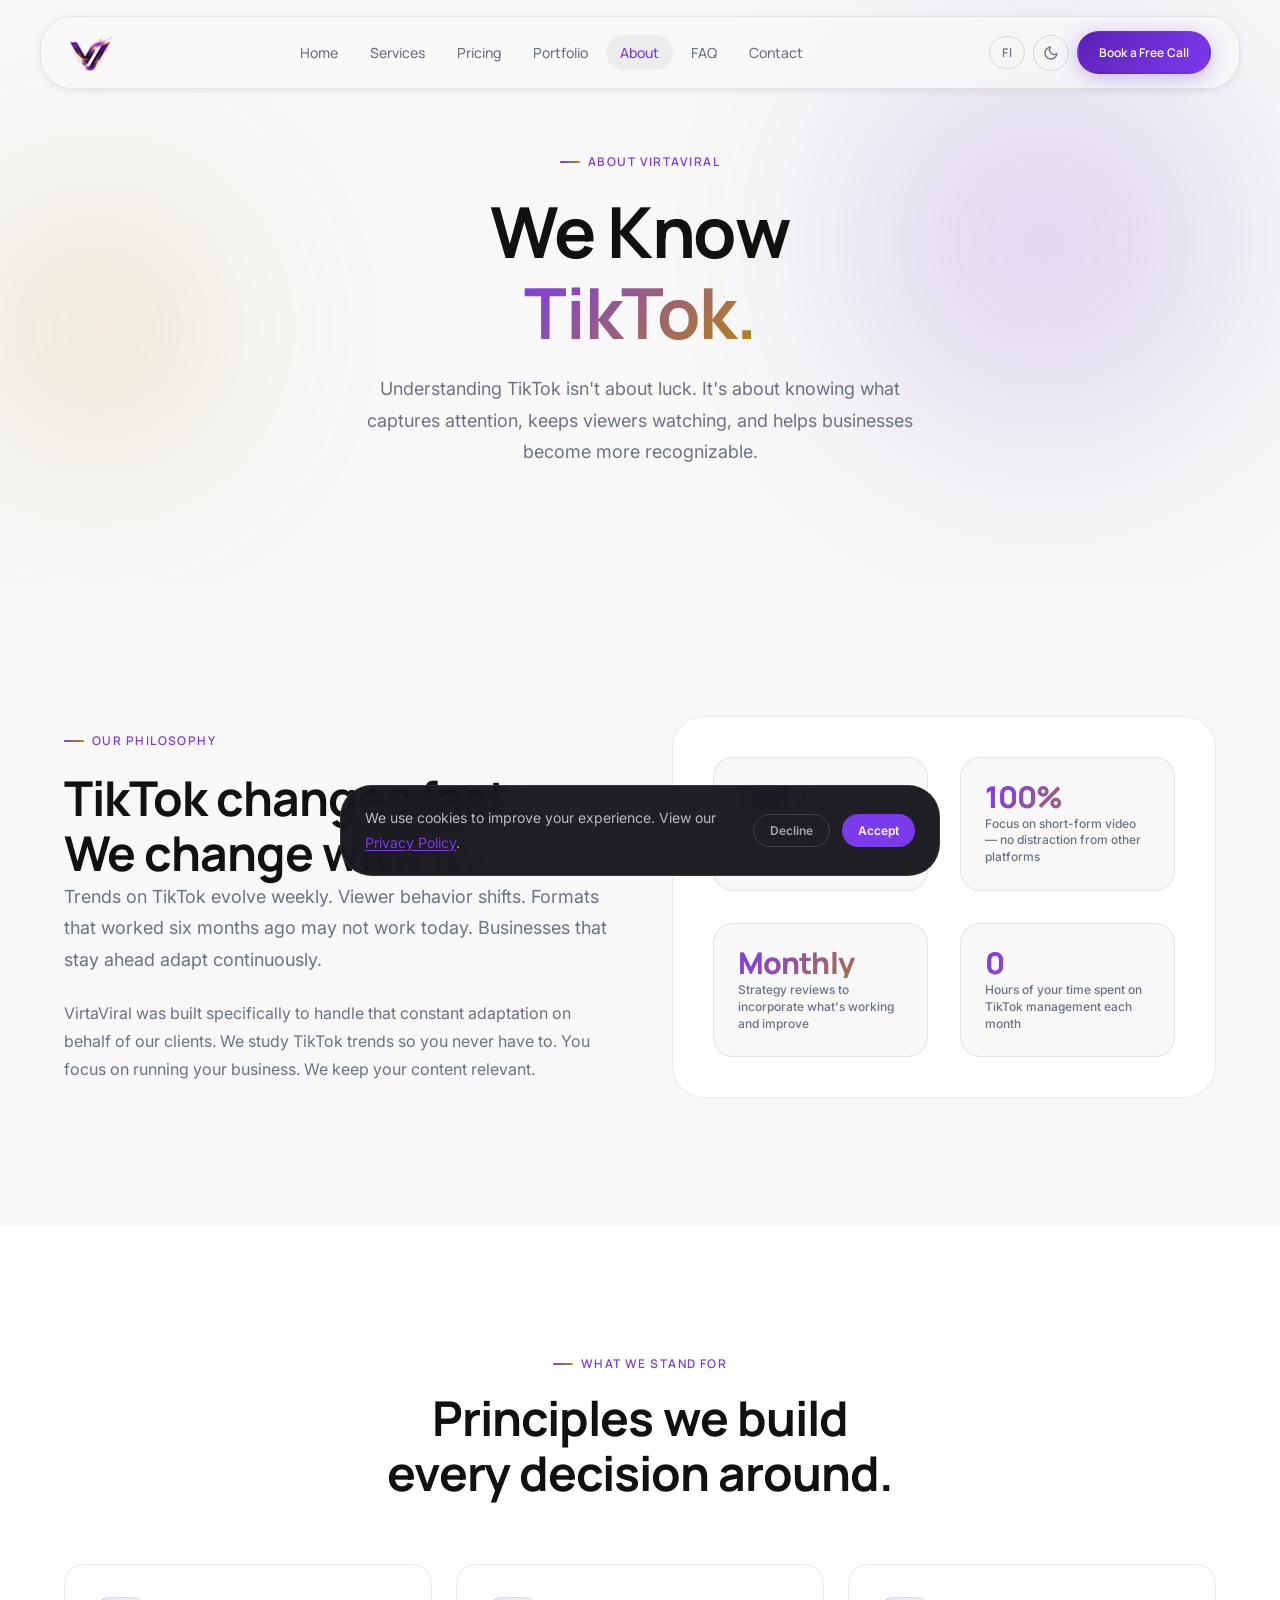
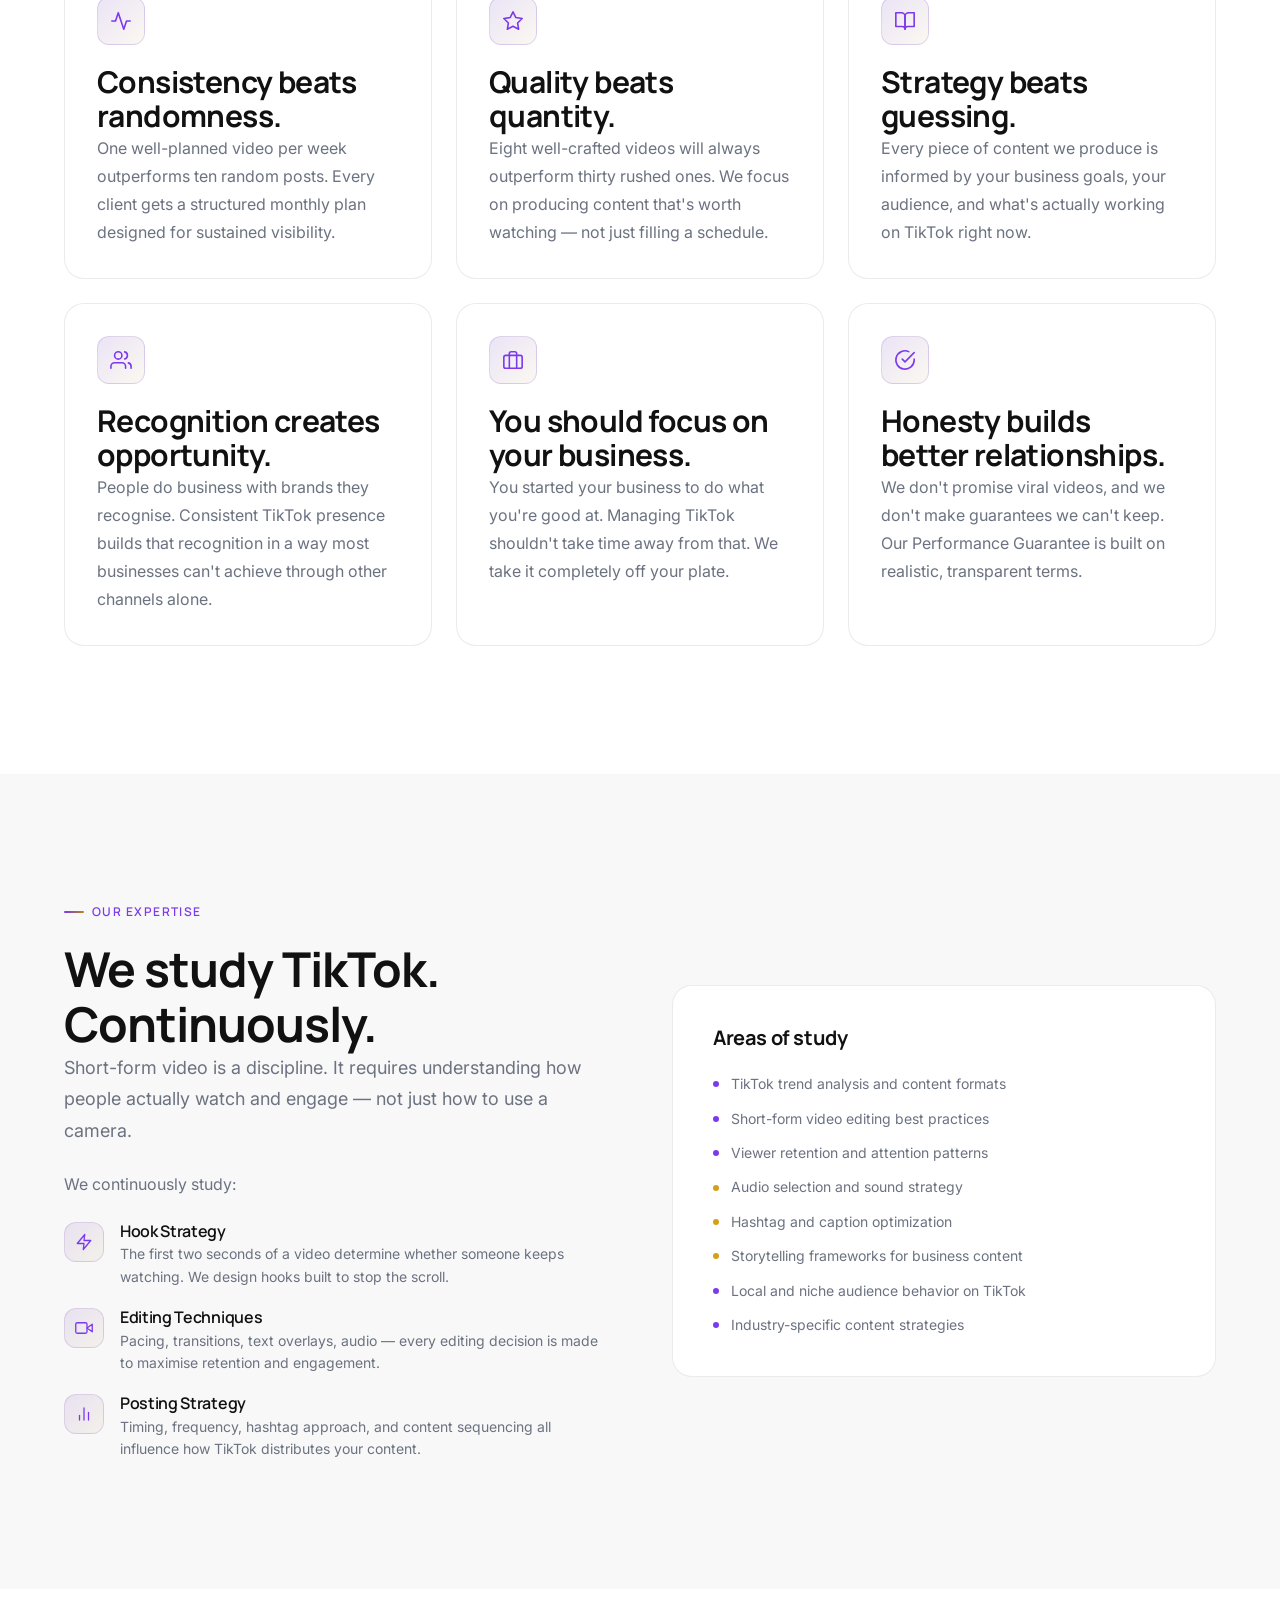
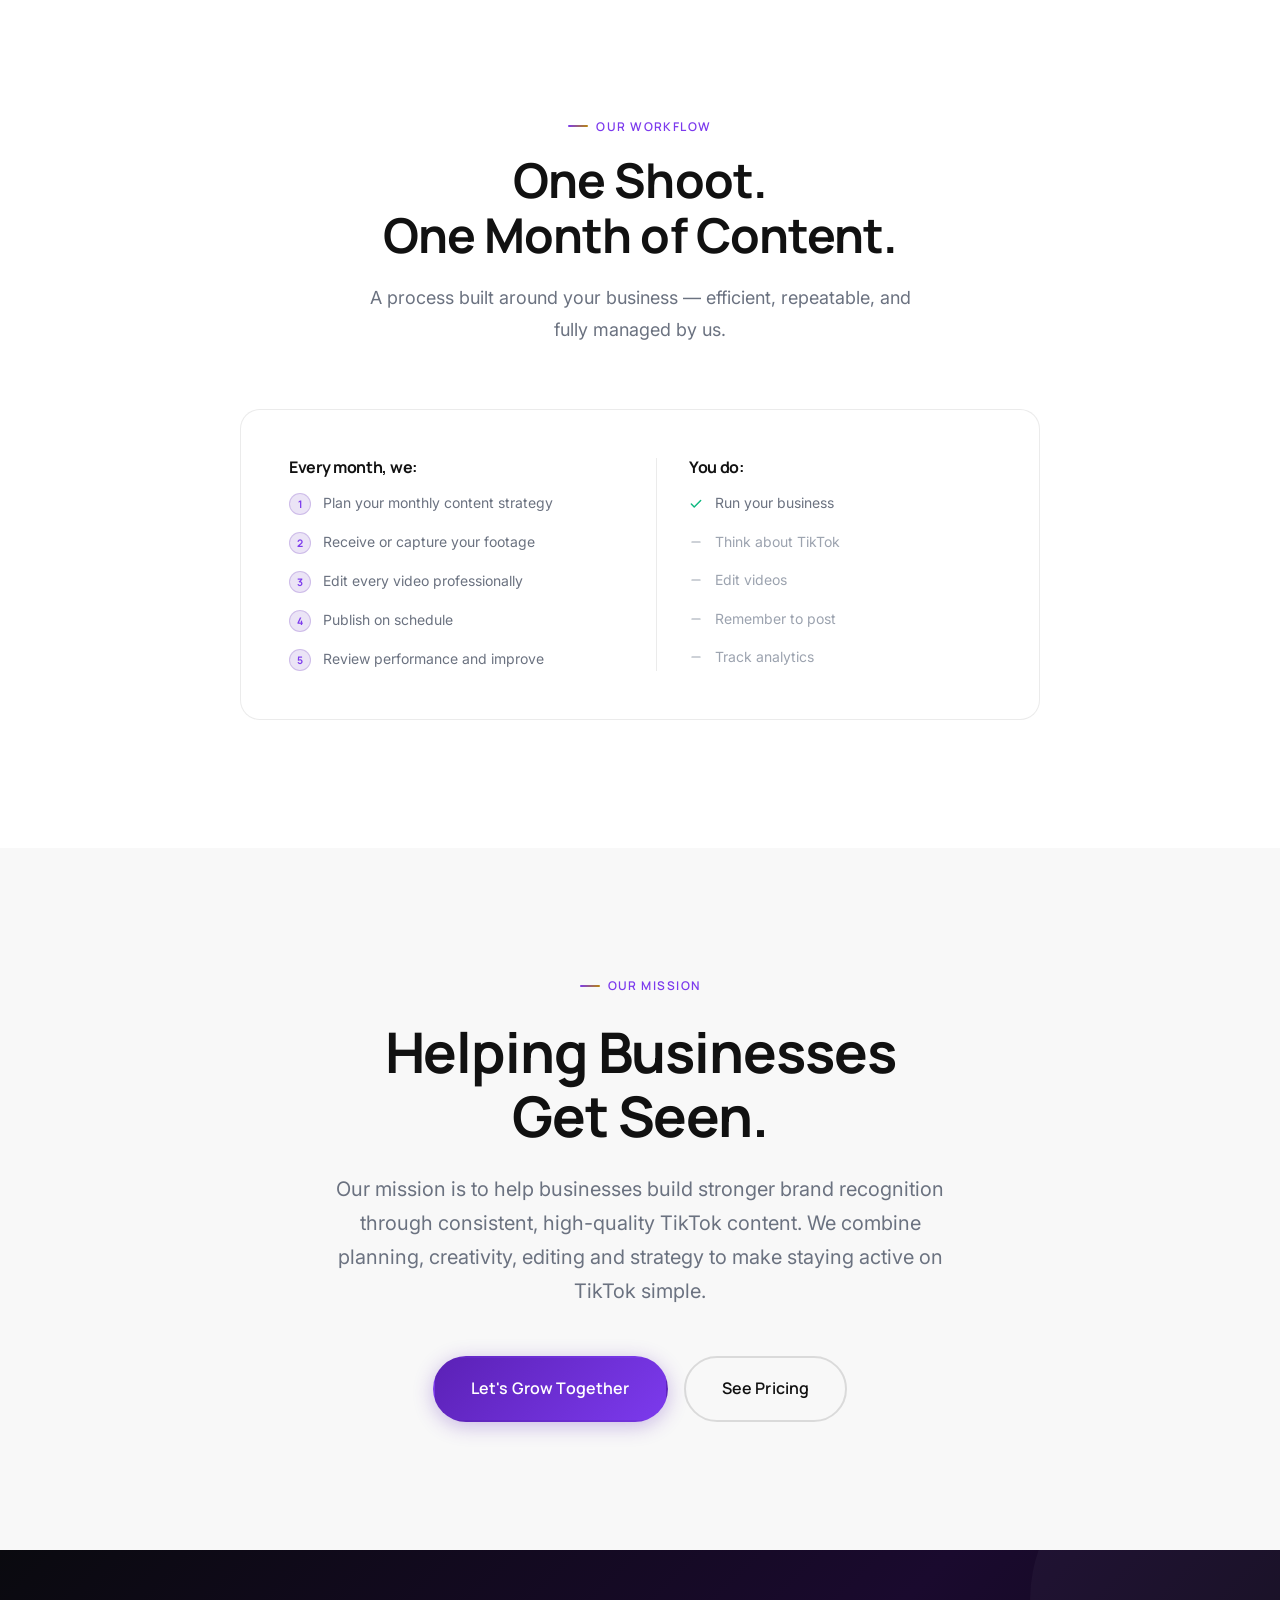
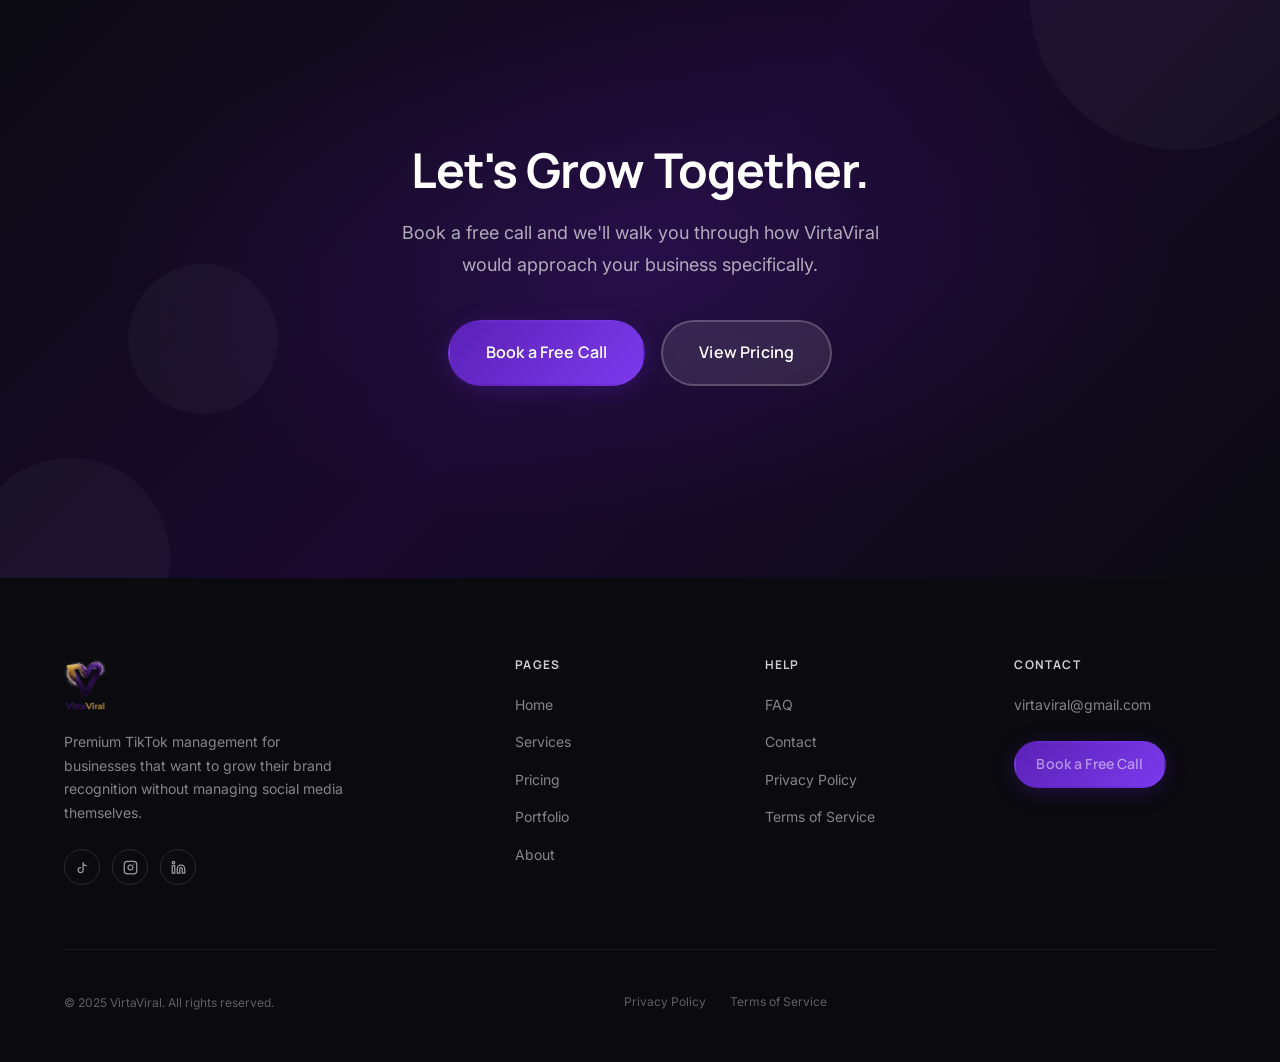
<file: about.html>
<!DOCTYPE html>
<html lang="en" data-theme="light" data-lang="en">
<head>
  <meta charset="UTF-8" />
  <meta name="viewport" content="width=device-width, initial-scale=1.0" />
  <title>About — VirtaViral | We Know TikTok</title>
  <meta name="description" content="VirtaViral combines TikTok expertise with a consistent, professional process to help businesses build brand recognition through short-form video content." />
  <meta name="robots" content="index, follow" />
  <meta property="og:title" content="About — VirtaViral" />
  <meta property="og:description" content="Understanding TikTok isn't about luck. It's about knowing what captures attention and helps businesses get seen." />
  <meta property="og:image" content="[data-uri]" />
  <meta name="theme-color" content="#5B21B6" />
  <link rel="icon" type="image/png" href="[data-uri]" />
  <link rel="apple-touch-icon" href="[data-uri]" />
  <link rel="preconnect" href="https://fonts.googleapis.com" />
  <link rel="preconnect" href="https://fonts.gstatic.com" crossorigin />
  <link href="https://fonts.googleapis.com/css2?family=Manrope:wght@400;500;600;700;800&family=Inter:wght@400;500;600&display=swap" rel="stylesheet" />
  <link rel="stylesheet" href="style.css" />
</head>
<body>

<div id="scroll-progress" role="progressbar" aria-hidden="true"></div>

<nav id="navbar" role="navigation" aria-label="Main navigation">
  <div class="nav-inner">
    <a href="index.html" class="nav-logo">
      <img src="[data-uri]" alt="VirtaViral" data-logo="primary" data-logo="primary" /></a>
    <ul class="nav-links" role="list">
      <li><a href="index.html"     class="nav-link">Home</a></li>
      <li><a href="services.html"  class="nav-link">Services</a></li>
      <li><a href="pricing.html"   class="nav-link">Pricing</a></li>
      <li><a href="portfolio.html" class="nav-link">Portfolio</a></li>
      <li><a href="about.html"     class="nav-link active">About</a></li>
      <li><a href="faq.html"       class="nav-link">FAQ</a></li>
      <li><a href="contact.html"   class="nav-link">Contact</a></li>
    </ul>
    <div class="nav-controls">
      <button class="lang-toggle" aria-label="Switch language">FI</button>
      <button class="theme-toggle" aria-label="Toggle dark mode">
        <svg class="icon-moon" viewBox="0 0 24 24"><path d="M21 12.79A9 9 0 1 1 11.21 3 7 7 0 0 0 21 12.79z"/></svg>
        <svg class="icon-sun"  viewBox="0 0 24 24"><circle cx="12" cy="12" r="5"/></svg>
      </button>
      <a href="contact.html" class="btn btn-primary btn-sm btn-magnetic">Book a Free Call</a>
      <button class="nav-hamburger" aria-label="Open menu" aria-expanded="false" aria-controls="mobile-menu">
        <span class="hamburger-line"></span><span class="hamburger-line"></span><span class="hamburger-line"></span>
      </button>
    </div>
  </div>
</nav>

<div id="mobile-menu" role="dialog" aria-modal="true" aria-label="Mobile navigation">
  <a href="index.html"     class="mobile-menu-link">Home</a>
  <a href="services.html"  class="mobile-menu-link">Services</a>
  <a href="pricing.html"   class="mobile-menu-link">Pricing</a>
  <a href="portfolio.html" class="mobile-menu-link">Portfolio</a>
  <a href="about.html"     class="mobile-menu-link">About</a>
  <a href="faq.html"       class="mobile-menu-link">FAQ</a>
  <a href="contact.html"   class="mobile-menu-link">Contact</a>
  <a href="contact.html" class="btn btn-primary btn-lg mobile-menu-cta">Book a Free Call</a>
  <div class="mobile-menu-controls">
    <button class="lang-toggle">FI</button>
    <button class="theme-toggle" aria-label="Toggle dark mode"><svg class="icon-moon" viewBox="0 0 24 24"><path d="M21 12.79A9 9 0 1 1 11.21 3 7 7 0 0 0 21 12.79z"/></svg><svg class="icon-sun" viewBox="0 0 24 24"><circle cx="12" cy="12" r="5"/></svg></button>
  </div>
</div>

<main>

<!-- HERO -->
<section class="page-hero">
  <div class="hero-orb hero-orb--1" aria-hidden="true"></div>
  <div class="hero-orb hero-orb--2" aria-hidden="true"></div>
  <div class="container">
    <div class="page-hero-content reveal reveal-up">
      <span class="eyebrow">About VirtaViral</span>
      <h1>We Know<br/><span class="text-gradient">TikTok.</span></h1>
      <p>Understanding TikTok isn't about luck. It's about knowing what captures attention, keeps viewers watching, and helps businesses become more recognizable.</p>
    </div>
  </div>
</section>

<!-- OUR PHILOSOPHY -->
<section class="section" aria-labelledby="philosophy-heading">
  <div class="container">
    <div class="why-tiktok-grid">
      <div class="reveal reveal-left">
        <span class="eyebrow" style="margin-bottom:1.25rem;">Our Philosophy</span>
        <h2 id="philosophy-heading">TikTok changes fast.<br/>We change with it.</h2>
        <p style="margin-bottom:1.5rem; font-size:var(--text-lg);">Trends on TikTok evolve weekly. Viewer behavior shifts. Formats that worked six months ago may not work today. Businesses that stay ahead adapt continuously.</p>
        <p>VirtaViral was built specifically to handle that constant adaptation on behalf of our clients. We study TikTok trends so you never have to. You focus on running your business. We keep your content relevant.</p>
      </div>
      <div class="tiktok-stats-panel reveal reveal-right">
        <div class="tiktok-stat-item">
          <div class="tiktok-stat-num">Daily</div>
          <div class="tiktok-stat-desc">Trend monitoring across TikTok categories and niches</div>
        </div>
        <div class="tiktok-stat-item">
          <div class="tiktok-stat-num">100%</div>
          <div class="tiktok-stat-desc">Focus on short-form video — no distraction from other platforms</div>
        </div>
        <div class="tiktok-stat-item">
          <div class="tiktok-stat-num">Monthly</div>
          <div class="tiktok-stat-desc">Strategy reviews to incorporate what's working and improve</div>
        </div>
        <div class="tiktok-stat-item">
          <div class="tiktok-stat-num">0</div>
          <div class="tiktok-stat-desc">Hours of your time spent on TikTok management each month</div>
        </div>
      </div>
    </div>
  </div>
</section>

<!-- WHAT WE BELIEVE -->
<section class="section" style="background: var(--bg-secondary);" aria-labelledby="beliefs-heading">
  <div class="container">
    <div class="section-header reveal reveal-up">
      <span class="eyebrow">What We Stand For</span>
      <h2 id="beliefs-heading">Principles we build<br/>every decision around.</h2>
    </div>
    <div class="features-grid">
      <div class="card reveal reveal-up delay-1">
        <div class="card-icon"><svg viewBox="0 0 24 24"><polyline points="22 12 18 12 15 21 9 3 6 12 2 12"/></svg></div>
        <h3>Consistency beats randomness.</h3>
        <p>One well-planned video per week outperforms ten random posts. Every client gets a structured monthly plan designed for sustained visibility.</p>
      </div>
      <div class="card reveal reveal-up delay-2">
        <div class="card-icon"><svg viewBox="0 0 24 24"><polygon points="12 2 15.09 8.26 22 9.27 17 14.14 18.18 21.02 12 17.77 5.82 21.02 7 14.14 2 9.27 8.91 8.26 12 2"/></svg></div>
        <h3>Quality beats quantity.</h3>
        <p>Eight well-crafted videos will always outperform thirty rushed ones. We focus on producing content that's worth watching — not just filling a schedule.</p>
      </div>
      <div class="card reveal reveal-up delay-3">
        <div class="card-icon"><svg viewBox="0 0 24 24"><path d="M2 3h6a4 4 0 0 1 4 4v14a3 3 0 0 0-3-3H2z"/><path d="M22 3h-6a4 4 0 0 0-4 4v14a3 3 0 0 1 3-3h7z"/></svg></div>
        <h3>Strategy beats guessing.</h3>
        <p>Every piece of content we produce is informed by your business goals, your audience, and what's actually working on TikTok right now.</p>
      </div>
      <div class="card reveal reveal-up delay-1">
        <div class="card-icon"><svg viewBox="0 0 24 24"><path d="M17 21v-2a4 4 0 0 0-4-4H5a4 4 0 0 0-4 4v2"/><circle cx="9" cy="7" r="4"/><path d="M23 21v-2a4 4 0 0 0-3-3.87"/><path d="M16 3.13a4 4 0 0 1 0 7.75"/></svg></div>
        <h3>Recognition creates opportunity.</h3>
        <p>People do business with brands they recognise. Consistent TikTok presence builds that recognition in a way most businesses can't achieve through other channels alone.</p>
      </div>
      <div class="card reveal reveal-up delay-2">
        <div class="card-icon"><svg viewBox="0 0 24 24"><rect x="2" y="7" width="20" height="14" rx="2" ry="2"/><path d="M16 21V5a2 2 0 0 0-2-2h-4a2 2 0 0 0-2 2v16"/></svg></div>
        <h3>You should focus on your business.</h3>
        <p>You started your business to do what you're good at. Managing TikTok shouldn't take time away from that. We take it completely off your plate.</p>
      </div>
      <div class="card reveal reveal-up delay-3">
        <div class="card-icon"><svg viewBox="0 0 24 24"><path d="M22 11.08V12a10 10 0 1 1-5.93-9.14"/><polyline points="22 4 12 14.01 9 11.01"/></svg></div>
        <h3>Honesty builds better relationships.</h3>
        <p>We don't promise viral videos, and we don't make guarantees we can't keep. Our Performance Guarantee is built on realistic, transparent terms.</p>
      </div>
    </div>
  </div>
</section>

<!-- OUR EXPERTISE -->
<section class="section" aria-labelledby="expertise-heading">
  <div class="container">
    <div class="why-tiktok-grid">
      <div class="reveal reveal-left">
        <span class="eyebrow" style="margin-bottom:1.25rem;">Our Expertise</span>
        <h2 id="expertise-heading">We study TikTok.<br/>Continuously.</h2>
        <p style="margin-bottom:1.5rem; font-size:var(--text-lg);">Short-form video is a discipline. It requires understanding how people actually watch and engage — not just how to use a camera.</p>
        <p style="margin-bottom:1.5rem;">We continuously study:</p>
        <div class="tiktok-reasons">
          <div class="tiktok-reason">
            <div class="tiktok-reason-icon"><svg viewBox="0 0 24 24"><path d="M13 2L3 14h9l-1 8 10-12h-9l1-8z"/></svg></div>
            <div class="tiktok-reason-text">
              <h4>Hook Strategy</h4>
              <p>The first two seconds of a video determine whether someone keeps watching. We design hooks built to stop the scroll.</p>
            </div>
          </div>
          <div class="tiktok-reason">
            <div class="tiktok-reason-icon"><svg viewBox="0 0 24 24"><polygon points="23 7 16 12 23 17 23 7"/><rect x="1" y="5" width="15" height="14" rx="2" ry="2"/></svg></div>
            <div class="tiktok-reason-text">
              <h4>Editing Techniques</h4>
              <p>Pacing, transitions, text overlays, audio — every editing decision is made to maximise retention and engagement.</p>
            </div>
          </div>
          <div class="tiktok-reason">
            <div class="tiktok-reason-icon"><svg viewBox="0 0 24 24"><line x1="18" y1="20" x2="18" y2="10"/><line x1="12" y1="20" x2="12" y2="4"/><line x1="6" y1="20" x2="6" y2="14"/></svg></div>
            <div class="tiktok-reason-text">
              <h4>Posting Strategy</h4>
              <p>Timing, frequency, hashtag approach, and content sequencing all influence how TikTok distributes your content.</p>
            </div>
          </div>
        </div>
      </div>
      <div class="reveal reveal-right">
        <div class="card" style="padding: 2.5rem;">
          <h3 style="margin-bottom:1.5rem; font-size:var(--text-xl);">Areas of study</h3>
          <div style="display:flex; flex-direction:column; gap:0.75rem;">
            <div style="display:flex; gap:0.75rem; align-items:center; font-size:0.875rem; color:var(--text-secondary);">
              <div style="width:6px; height:6px; border-radius:50%; background:var(--color-purple-light); flex-shrink:0;"></div>TikTok trend analysis and content formats
            </div>
            <div style="display:flex; gap:0.75rem; align-items:center; font-size:0.875rem; color:var(--text-secondary);">
              <div style="width:6px; height:6px; border-radius:50%; background:var(--color-purple-light); flex-shrink:0;"></div>Short-form video editing best practices
            </div>
            <div style="display:flex; gap:0.75rem; align-items:center; font-size:0.875rem; color:var(--text-secondary);">
              <div style="width:6px; height:6px; border-radius:50%; background:var(--color-purple-light); flex-shrink:0;"></div>Viewer retention and attention patterns
            </div>
            <div style="display:flex; gap:0.75rem; align-items:center; font-size:0.875rem; color:var(--text-secondary);">
              <div style="width:6px; height:6px; border-radius:50%; background:var(--color-gold-light); flex-shrink:0;"></div>Audio selection and sound strategy
            </div>
            <div style="display:flex; gap:0.75rem; align-items:center; font-size:0.875rem; color:var(--text-secondary);">
              <div style="width:6px; height:6px; border-radius:50%; background:var(--color-gold-light); flex-shrink:0;"></div>Hashtag and caption optimization
            </div>
            <div style="display:flex; gap:0.75rem; align-items:center; font-size:0.875rem; color:var(--text-secondary);">
              <div style="width:6px; height:6px; border-radius:50%; background:var(--color-gold-light); flex-shrink:0;"></div>Storytelling frameworks for business content
            </div>
            <div style="display:flex; gap:0.75rem; align-items:center; font-size:0.875rem; color:var(--text-secondary);">
              <div style="width:6px; height:6px; border-radius:50%; background:var(--color-purple-light); flex-shrink:0;"></div>Local and niche audience behavior on TikTok
            </div>
            <div style="display:flex; gap:0.75rem; align-items:center; font-size:0.875rem; color:var(--text-secondary);">
              <div style="width:6px; height:6px; border-radius:50%; background:var(--color-purple-light); flex-shrink:0;"></div>Industry-specific content strategies
            </div>
          </div>
        </div>
      </div>
    </div>
  </div>
</section>

<!-- ONE SHOOT. ONE MONTH. -->
<section class="section" style="background: var(--bg-secondary);" aria-labelledby="workflow-heading">
  <div class="container">
    <div class="section-header reveal reveal-up">
      <span class="eyebrow">Our Workflow</span>
      <h2 id="workflow-heading">One Shoot.<br/>One Month of Content.</h2>
      <p>A process built around your business — efficient, repeatable, and fully managed by us.</p>
    </div>
    <div style="max-width:800px; margin:0 auto;" class="reveal reveal-up">
      <div class="card" style="padding:3rem;">
        <div style="display:grid; grid-template-columns:1fr 1fr; gap:2rem;">
          <div>
            <h4 style="margin-bottom:1rem; font-size:var(--text-base);">Every month, we:</h4>
            <div style="display:flex; flex-direction:column; gap:1rem;">
              <div style="display:flex; gap:0.75rem; align-items:flex-start; font-size:0.875rem; color:var(--text-secondary);">
                <span style="width:22px; height:22px; border-radius:50%; background:rgba(91,33,182,0.12); border:1px solid rgba(91,33,182,0.20); display:flex; align-items:center; justify-content:center; font-family:var(--font-display); font-size:0.65rem; font-weight:700; color:var(--color-purple-light); flex-shrink:0; margin-top:1px;">1</span>
                Plan your monthly content strategy
              </div>
              <div style="display:flex; gap:0.75rem; align-items:flex-start; font-size:0.875rem; color:var(--text-secondary);">
                <span style="width:22px; height:22px; border-radius:50%; background:rgba(91,33,182,0.12); border:1px solid rgba(91,33,182,0.20); display:flex; align-items:center; justify-content:center; font-family:var(--font-display); font-size:0.65rem; font-weight:700; color:var(--color-purple-light); flex-shrink:0; margin-top:1px;">2</span>
                Receive or capture your footage
              </div>
              <div style="display:flex; gap:0.75rem; align-items:flex-start; font-size:0.875rem; color:var(--text-secondary);">
                <span style="width:22px; height:22px; border-radius:50%; background:rgba(91,33,182,0.12); border:1px solid rgba(91,33,182,0.20); display:flex; align-items:center; justify-content:center; font-family:var(--font-display); font-size:0.65rem; font-weight:700; color:var(--color-purple-light); flex-shrink:0; margin-top:1px;">3</span>
                Edit every video professionally
              </div>
              <div style="display:flex; gap:0.75rem; align-items:flex-start; font-size:0.875rem; color:var(--text-secondary);">
                <span style="width:22px; height:22px; border-radius:50%; background:rgba(91,33,182,0.12); border:1px solid rgba(91,33,182,0.20); display:flex; align-items:center; justify-content:center; font-family:var(--font-display); font-size:0.65rem; font-weight:700; color:var(--color-purple-light); flex-shrink:0; margin-top:1px;">4</span>
                Publish on schedule
              </div>
              <div style="display:flex; gap:0.75rem; align-items:flex-start; font-size:0.875rem; color:var(--text-secondary);">
                <span style="width:22px; height:22px; border-radius:50%; background:rgba(91,33,182,0.12); border:1px solid rgba(91,33,182,0.20); display:flex; align-items:center; justify-content:center; font-family:var(--font-display); font-size:0.65rem; font-weight:700; color:var(--color-purple-light); flex-shrink:0; margin-top:1px;">5</span>
                Review performance and improve
              </div>
            </div>
          </div>
          <div style="border-left:1px solid var(--border-light); padding-left:2rem;">
            <h4 style="margin-bottom:1rem; font-size:var(--text-base);">You do:</h4>
            <div style="display:flex; flex-direction:column; gap:1rem;">
              <div style="display:flex; gap:0.75rem; align-items:center; font-size:0.875rem; color:var(--text-secondary);">
                <svg width="14" height="14" viewBox="0 0 24 24" fill="none" stroke="#10B981" stroke-width="2.5" stroke-linecap="round" stroke-linejoin="round"><polyline points="20 6 9 17 4 12"/></svg>
                Run your business
              </div>
              <div style="display:flex; gap:0.75rem; align-items:center; font-size:0.875rem; color:var(--text-tertiary);">
                <svg width="14" height="14" viewBox="0 0 24 24" fill="none" stroke="var(--text-tertiary)" stroke-width="2" stroke-linecap="round" stroke-linejoin="round"><line x1="5" y1="12" x2="19" y2="12"/></svg>
                Think about TikTok
              </div>
              <div style="display:flex; gap:0.75rem; align-items:center; font-size:0.875rem; color:var(--text-tertiary);">
                <svg width="14" height="14" viewBox="0 0 24 24" fill="none" stroke="var(--text-tertiary)" stroke-width="2" stroke-linecap="round" stroke-linejoin="round"><line x1="5" y1="12" x2="19" y2="12"/></svg>
                Edit videos
              </div>
              <div style="display:flex; gap:0.75rem; align-items:center; font-size:0.875rem; color:var(--text-tertiary);">
                <svg width="14" height="14" viewBox="0 0 24 24" fill="none" stroke="var(--text-tertiary)" stroke-width="2" stroke-linecap="round" stroke-linejoin="round"><line x1="5" y1="12" x2="19" y2="12"/></svg>
                Remember to post
              </div>
              <div style="display:flex; gap:0.75rem; align-items:center; font-size:0.875rem; color:var(--text-tertiary);">
                <svg width="14" height="14" viewBox="0 0 24 24" fill="none" stroke="var(--text-tertiary)" stroke-width="2" stroke-linecap="round" stroke-linejoin="round"><line x1="5" y1="12" x2="19" y2="12"/></svg>
                Track analytics
              </div>
            </div>
          </div>
        </div>
      </div>
    </div>
  </div>
</section>

<!-- OUR MISSION -->
<section class="section" aria-labelledby="mission-heading">
  <div class="container">
    <div style="max-width:800px; margin:0 auto; text-align:center;" class="reveal reveal-up">
      <span class="eyebrow" style="justify-content:center; margin-bottom:1.5rem;">Our Mission</span>
      <h2 id="mission-heading" style="margin-bottom:1.5rem; font-size:clamp(2rem, 5vw, 3.5rem);">Helping Businesses<br/>Get Seen.</h2>
      <p style="font-size:var(--text-xl); line-height:1.7; max-width:640px; margin:0 auto 3rem;">Our mission is to help businesses build stronger brand recognition through consistent, high-quality TikTok content. We combine planning, creativity, editing and strategy to make staying active on TikTok simple.</p>
      <div style="display:flex; gap:1rem; justify-content:center; flex-wrap:wrap;">
        <a href="contact.html" class="btn btn-primary btn-lg btn-magnetic">Let's Grow Together</a>
        <a href="pricing.html" class="btn btn-secondary btn-lg">See Pricing</a>
      </div>
    </div>
  </div>
</section>

<!-- CTA -->
<section class="section--lg cta-dark" aria-labelledby="about-cta-heading">
  <div class="cta-dots" aria-hidden="true"><div class="cta-dot"></div><div class="cta-dot"></div><div class="cta-dot"></div></div>
  <div class="container" style="position:relative;z-index:2;text-align:center;">
    <div class="reveal reveal-up">
      <h2 id="about-cta-heading" style="color:#fff;">Let's Grow Together.</h2>
      <p>Book a free call and we'll walk you through how VirtaViral would approach your business specifically.</p>
      <div class="cta-actions">
        <a href="contact.html" class="btn btn-primary btn-lg btn-magnetic">Book a Free Call</a>
        <a href="pricing.html" class="btn btn-ghost btn-lg">View Pricing</a>
      </div>
    </div>
  </div>
</section>

</main>

<footer role="contentinfo">
  <div class="container">
    <div class="footer-grid">
      <div class="footer-brand">
        <img src="[data-uri]" alt="VirtaViral" data-logo="stacked" data-logo="primary" />
        <p>Premium TikTok management for businesses that want to grow their brand recognition without managing social media themselves.</p>
        <div class="footer-social">
          <a href="#" aria-label="TikTok"><svg viewBox="0 0 24 24"><path d="M9 12a4 4 0 1 0 4 4V4a5 5 0 0 0 5 5"/></svg></a>
          <a href="#" aria-label="Instagram"><svg viewBox="0 0 24 24"><rect x="2" y="2" width="20" height="20" rx="5" ry="5"/><path d="M16 11.37A4 4 0 1 1 12.63 8 4 4 0 0 1 16 11.37z"/><line x1="17.5" y1="6.5" x2="17.51" y2="6.5"/></svg></a>
          <a href="#" aria-label="LinkedIn"><svg viewBox="0 0 24 24"><path d="M16 8a6 6 0 0 1 6 6v7h-4v-7a2 2 0 0 0-4 0v7h-4v-7a6 6 0 0 1 6-6z"/><rect x="2" y="9" width="4" height="12"/><circle cx="4" cy="4" r="2"/></svg></a>
        </div>
      </div>
      <div><h3 class="footer-col-title">Pages</h3><ul class="footer-links"><li><a href="index.html">Home</a></li><li><a href="services.html">Services</a></li><li><a href="pricing.html">Pricing</a></li><li><a href="portfolio.html">Portfolio</a></li><li><a href="about.html">About</a></li></ul></div>
      <div><h3 class="footer-col-title">Help</h3><ul class="footer-links"><li><a href="faq.html">FAQ</a></li><li><a href="contact.html">Contact</a></li><li><a href="privacy.html">Privacy Policy</a></li><li><a href="terms.html">Terms of Service</a></li></ul></div>
      <div><h3 class="footer-col-title">Contact</h3><ul class="footer-links"><li><a href="mailto:virtaviral@gmail.com">virtaviral@gmail.com</a></li><li><a href="contact.html" class="btn btn-primary btn-sm" style="margin-top:0.75rem;display:inline-flex;">Book a Free Call</a></li></ul></div>
    </div>
    <div class="footer-bottom">
      <p class="footer-copyright">© 2025 VirtaViral. All rights reserved.</p>
      <div class="footer-legal"><a href="privacy.html">Privacy Policy</a><a href="terms.html">Terms of Service</a></div>
      <button id="back-to-top" aria-label="Back to top"><svg viewBox="0 0 24 24"><polyline points="18 15 12 9 6 15"/></svg></button>
    </div>
  </div>
</footer>

<div id="cookie-notice" role="dialog" aria-label="Cookie notice">
  <p>We use cookies to improve your experience. View our <a href="privacy.html">Privacy Policy</a>.</p>
  <div class="cookie-actions">
    <button class="cookie-btn cookie-btn-decline">Decline</button>
    <button class="cookie-btn cookie-btn-accept">Accept</button>
  </div>
</div>

<script src="assets.js"></script>
<script src="script.js"></script>
</body>
</html>
</file>
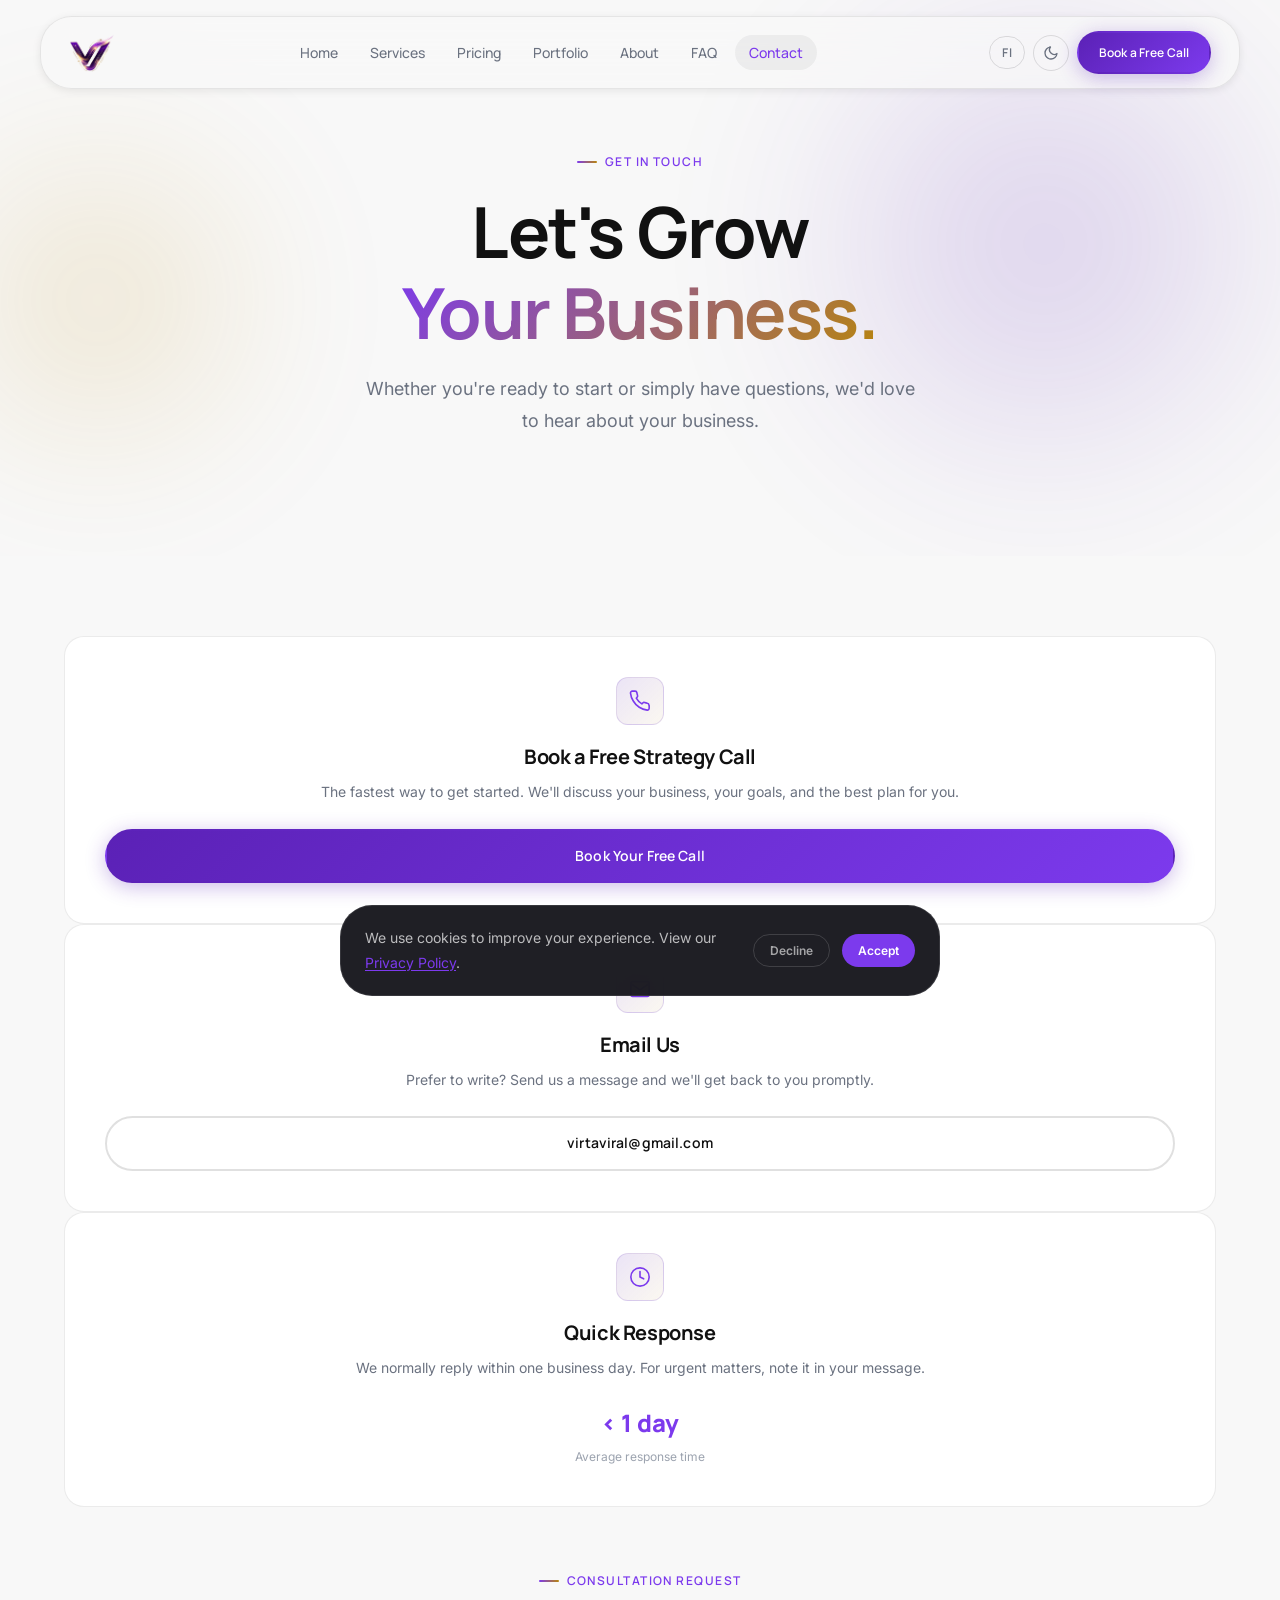
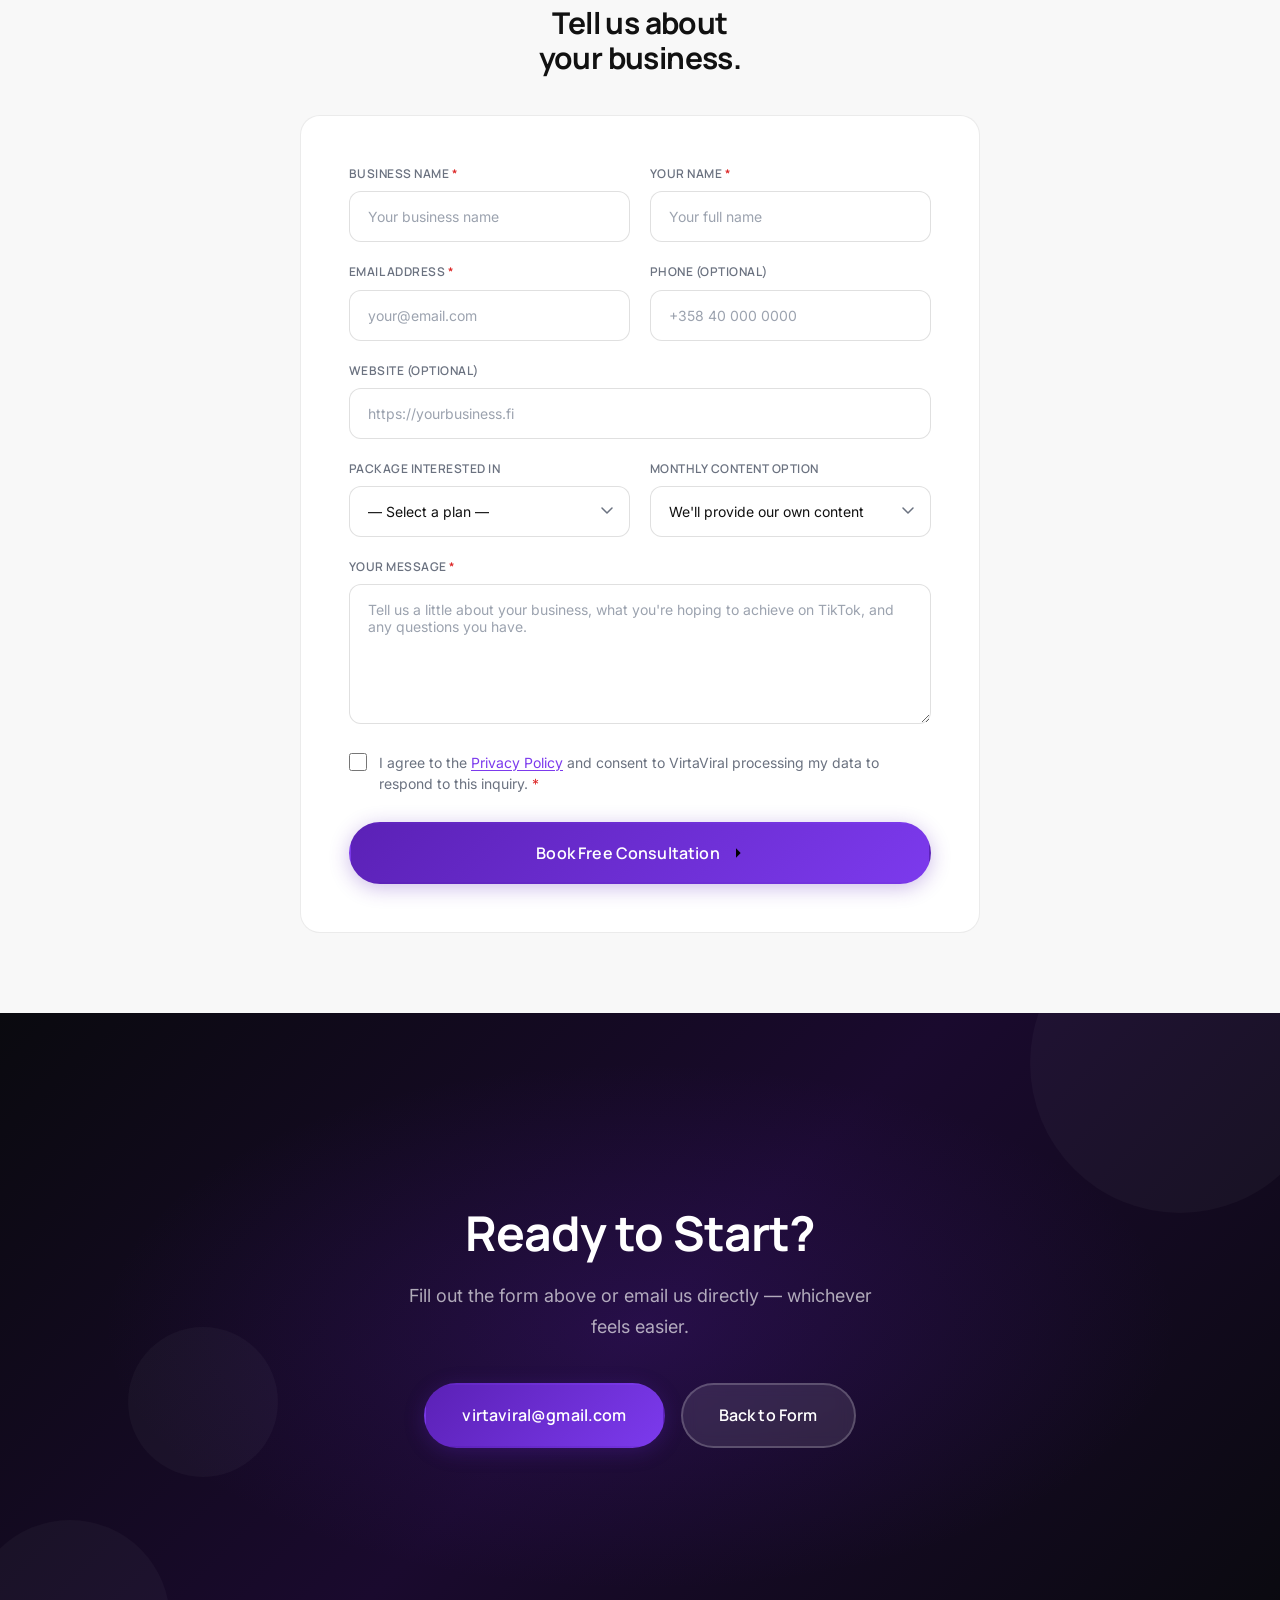
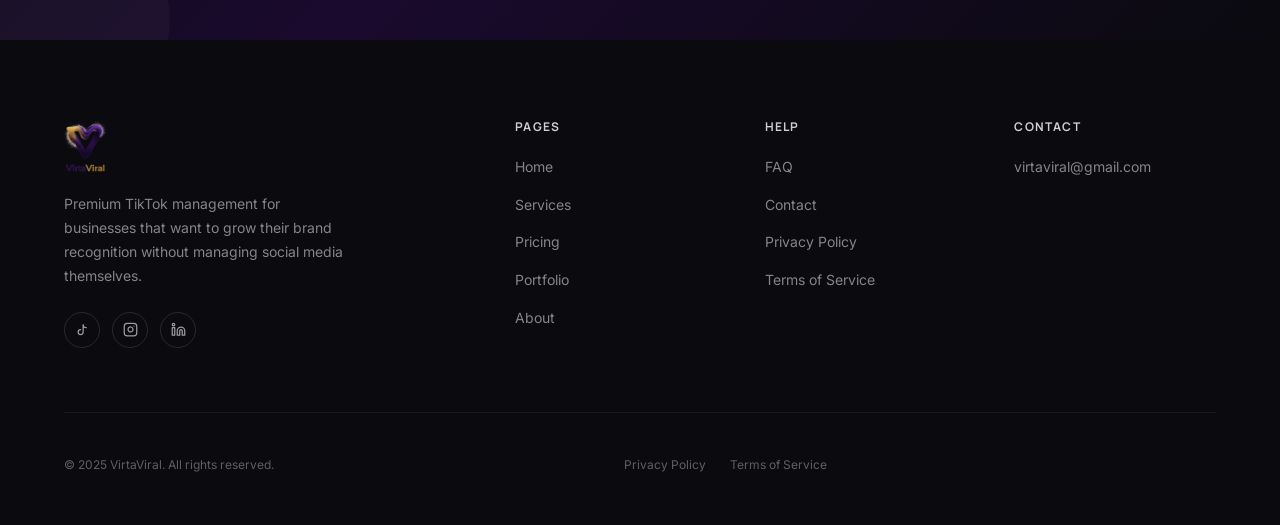
<file: contact.html>
<!DOCTYPE html>
<html lang="en" data-theme="light" data-lang="en">
<head>
  <meta charset="UTF-8" />
  <meta name="viewport" content="width=device-width, initial-scale=1.0" />
  <title>Contact — VirtaViral | Book a Free Strategy Call</title>
  <meta name="description" content="Ready to grow your business on TikTok? Book a free strategy call with VirtaViral or send us a message. We reply within one business day." />
  <meta name="robots" content="index, follow" />
  <meta property="og:title" content="Contact VirtaViral — Book a Free Call" />
  <meta property="og:description" content="Let's talk about growing your business on TikTok. Book a free strategy call today." />
  <meta property="og:image" content="[data-uri]" />
  <meta name="theme-color" content="#5B21B6" />
  <link rel="icon" type="image/png" href="[data-uri]" />
  <link rel="apple-touch-icon" href="[data-uri]" />
  <link rel="preconnect" href="https://fonts.googleapis.com" />
  <link rel="preconnect" href="https://fonts.gstatic.com" crossorigin />
  <link href="https://fonts.googleapis.com/css2?family=Manrope:wght@400;500;600;700;800&family=Inter:wght@400;500;600&display=swap" rel="stylesheet" />
  <link rel="stylesheet" href="style.css" />
</head>
<body>

<div id="scroll-progress" role="progressbar" aria-hidden="true"></div>

<nav id="navbar" role="navigation" aria-label="Main navigation">
  <div class="nav-inner">
    <a href="index.html" class="nav-logo">
      <img src="[data-uri]" alt="VirtaViral" data-logo="primary" data-logo="primary" /></a>
    <ul class="nav-links" role="list">
      <li><a href="index.html"     class="nav-link">Home</a></li>
      <li><a href="services.html"  class="nav-link">Services</a></li>
      <li><a href="pricing.html"   class="nav-link">Pricing</a></li>
      <li><a href="portfolio.html" class="nav-link">Portfolio</a></li>
      <li><a href="about.html"     class="nav-link">About</a></li>
      <li><a href="faq.html"       class="nav-link">FAQ</a></li>
      <li><a href="contact.html"   class="nav-link active">Contact</a></li>
    </ul>
    <div class="nav-controls">
      <button class="lang-toggle" aria-label="Switch language">FI</button>
      <button class="theme-toggle" aria-label="Toggle dark mode">
        <svg class="icon-moon" viewBox="0 0 24 24"><path d="M21 12.79A9 9 0 1 1 11.21 3 7 7 0 0 0 21 12.79z"/></svg>
        <svg class="icon-sun"  viewBox="0 0 24 24"><circle cx="12" cy="12" r="5"/></svg>
      </button>
      <a href="contact.html" class="btn btn-primary btn-sm btn-magnetic">Book a Free Call</a>
      <button class="nav-hamburger" aria-label="Open menu" aria-expanded="false" aria-controls="mobile-menu">
        <span class="hamburger-line"></span><span class="hamburger-line"></span><span class="hamburger-line"></span>
      </button>
    </div>
  </div>
</nav>

<div id="mobile-menu" role="dialog" aria-modal="true" aria-label="Mobile navigation">
  <a href="index.html"     class="mobile-menu-link">Home</a>
  <a href="services.html"  class="mobile-menu-link">Services</a>
  <a href="pricing.html"   class="mobile-menu-link">Pricing</a>
  <a href="portfolio.html" class="mobile-menu-link">Portfolio</a>
  <a href="about.html"     class="mobile-menu-link">About</a>
  <a href="faq.html"       class="mobile-menu-link">FAQ</a>
  <a href="contact.html"   class="mobile-menu-link">Contact</a>
  <a href="contact.html" class="btn btn-primary btn-lg mobile-menu-cta">Book a Free Call</a>
  <div class="mobile-menu-controls">
    <button class="lang-toggle">FI</button>
    <button class="theme-toggle" aria-label="Toggle dark mode"><svg class="icon-moon" viewBox="0 0 24 24"><path d="M21 12.79A9 9 0 1 1 11.21 3 7 7 0 0 0 21 12.79z"/></svg><svg class="icon-sun" viewBox="0 0 24 24"><circle cx="12" cy="12" r="5"/></svg></button>
  </div>
</div>

<main>

<!-- HERO -->
<section class="page-hero">
  <div class="hero-orb hero-orb--1" aria-hidden="true"></div>
  <div class="hero-orb hero-orb--2" aria-hidden="true"></div>
  <div class="container">
    <div class="page-hero-content reveal reveal-up">
      <span class="eyebrow">Get in Touch</span>
      <h1>Let's Grow<br/><span class="text-gradient">Your Business.</span></h1>
      <p>Whether you're ready to start or simply have questions, we'd love to hear about your business.</p>
    </div>
  </div>
</section>

<!-- CONTACT OPTIONS -->
<section class="section--sm" aria-labelledby="contact-options-heading">
  <div class="container">
    <h2 id="contact-options-heading" class="visually-hidden">Contact Options</h2>

    <div class="grid-3" style="margin-bottom: var(--space-16);">

      <!-- Book a Call -->
      <div class="card reveal reveal-up delay-1" style="text-align:center; padding: 2.5rem;">
        <div class="card-icon" style="margin: 0 auto var(--space-5);">
          <svg viewBox="0 0 24 24"><path d="M22 16.92v3a2 2 0 0 1-2.18 2 19.79 19.79 0 0 1-8.63-3.07A19.5 19.5 0 0 1 4.69 12a19.79 19.79 0 0 1-3.07-8.67A2 2 0 0 1 3.6 1.18h3a2 2 0 0 1 2 1.72c.127.96.361 1.903.7 2.81a2 2 0 0 1-.45 2.11L7.91 8.96a16 16 0 0 0 6.13 6.13l.95-.96a2 2 0 0 1 2.11-.45c.907.339 1.85.573 2.81.7a2 2 0 0 1 1.72 2.03z"/></svg>
        </div>
        <h3 style="font-size:var(--text-xl); margin-bottom:0.75rem;">Book a Free Strategy Call</h3>
        <p style="font-size:var(--text-sm); margin-bottom:1.5rem;">The fastest way to get started. We'll discuss your business, your goals, and the best plan for you.</p>
        <a href="contact.html#form" class="btn btn-primary" style="width:100%; justify-content:center;">Book Your Free Call</a>
      </div>

      <!-- Email -->
      <div class="card reveal reveal-up delay-2" style="text-align:center; padding: 2.5rem;">
        <div class="card-icon" style="margin: 0 auto var(--space-5);">
          <svg viewBox="0 0 24 24"><path d="M4 4h16c1.1 0 2 .9 2 2v12c0 1.1-.9 2-2 2H4c-1.1 0-2-.9-2-2V6c0-1.1.9-2 2-2z"/><polyline points="22,6 12,13 2,6"/></svg>
        </div>
        <h3 style="font-size:var(--text-xl); margin-bottom:0.75rem;">Email Us</h3>
        <p style="font-size:var(--text-sm); margin-bottom:1.5rem;">Prefer to write? Send us a message and we'll get back to you promptly.</p>
        <!-- REPLACE THIS EMAIL WITH YOUR OWN -->
        <a href="mailto:virtaviral@gmail.com" class="btn btn-secondary" style="width:100%; justify-content:center;">virtaviral@gmail.com</a>
      </div>

      <!-- Response Time -->
      <div class="card reveal reveal-up delay-3" style="text-align:center; padding: 2.5rem;">
        <div class="card-icon" style="margin: 0 auto var(--space-5);">
          <svg viewBox="0 0 24 24"><circle cx="12" cy="12" r="10"/><polyline points="12 6 12 12 16 14"/></svg>
        </div>
        <h3 style="font-size:var(--text-xl); margin-bottom:0.75rem;">Quick Response</h3>
        <p style="font-size:var(--text-sm); margin-bottom:1.5rem;">We normally reply within one business day. For urgent matters, note it in your message.</p>
        <div style="font-family:var(--font-display); font-size:var(--text-2xl); font-weight:800; color:var(--color-purple-light);">&lt; 1 day</div>
        <div style="font-size:var(--text-xs); color:var(--text-tertiary); margin-top:0.25rem;">Average response time</div>
      </div>

    </div>

    <!-- CONTACT FORM -->
    <div class="contact-form-wrap reveal reveal-up" id="form">
      <div class="section-header" style="margin-bottom: var(--space-10);">
        <span class="eyebrow" style="justify-content:center; margin-bottom:1rem;">Consultation Request</span>
        <h2 style="font-size:var(--text-3xl);">Tell us about<br/>your business.</h2>
      </div>

      <div class="card" style="padding: 3rem;">

        <!-- Success State -->
        <div class="form-success" id="form-success">
          <div class="success-icon">
            <svg viewBox="0 0 24 24"><polyline points="20 6 9 17 4 12"/></svg>
          </div>
          <h3 style="margin-bottom:0.75rem;">Message received!</h3>
          <p>We'll review your details and get back to you within one business day. We look forward to discussing your TikTok strategy.</p>
        </div>

        <!--
          CONTACT FORM — works immediately (opens mail client).
          To use Formspree instead: open script.js, set FORM_ENDPOINT
          to your Formspree URL (https://formspree.io/f/YOUR_ID).
          Also update the 'to' email address inside initContactForm().
        -->
        <form id="contact-form" novalidate aria-label="Contact form">

          <div style="display:grid; grid-template-columns:1fr 1fr; gap:1.25rem;">
            <div class="form-group">
              <label class="form-label" for="business-name">Business Name <span style="color:#DC2626;">*</span></label>
              <input type="text" id="business-name" name="business_name" class="form-input" placeholder="Your business name" required autocomplete="organization" />
            </div>
            <div class="form-group">
              <label class="form-label" for="contact-name">Your Name <span style="color:#DC2626;">*</span></label>
              <input type="text" id="contact-name" name="name" class="form-input" placeholder="Your full name" required autocomplete="name" />
            </div>
          </div>

          <div style="display:grid; grid-template-columns:1fr 1fr; gap:1.25rem;">
            <div class="form-group">
              <label class="form-label" for="contact-email">Email Address <span style="color:#DC2626;">*</span></label>
              <input type="email" id="contact-email" name="email" class="form-input" placeholder="your@email.com" required autocomplete="email" />
            </div>
            <div class="form-group">
              <label class="form-label" for="contact-phone">Phone (optional)</label>
              <input type="tel" id="contact-phone" name="phone" class="form-input" placeholder="+358 40 000 0000" autocomplete="tel" />
            </div>
          </div>

          <div class="form-group">
            <label class="form-label" for="contact-website">Website (optional)</label>
            <input type="url" id="contact-website" name="website" class="form-input" placeholder="https://yourbusiness.fi" autocomplete="url" />
          </div>

          <div style="display:grid; grid-template-columns:1fr 1fr; gap:1.25rem;">
            <div class="form-group">
              <label class="form-label" for="contact-plan">Package Interested In</label>
              <select id="contact-plan" name="plan" class="form-select">
                <option value="">— Select a plan —</option>
                <option value="custom">Custom (€20/video)</option>
                <option value="pro">Pro (€499/month)</option>
                <option value="elite">Elite (€999/month)</option>
                <option value="unsure">Not sure yet</option>
              </select>
            </div>
            <div class="form-group">
              <label class="form-label" for="contact-content">Monthly Content Option</label>
              <select id="contact-content" name="content_option" class="form-select">
                <option value="self">We'll provide our own content</option>
                <option value="filming">VirtaViral films monthly (+€150)</option>
              </select>
            </div>
          </div>

          <div class="form-group">
            <label class="form-label" for="contact-message">Your Message <span style="color:#DC2626;">*</span></label>
            <textarea id="contact-message" name="message" class="form-textarea" placeholder="Tell us a little about your business, what you're hoping to achieve on TikTok, and any questions you have." required></textarea>
          </div>

          <div class="form-group">
            <div class="form-checkbox-wrap">
              <input type="checkbox" id="privacy-agree" name="privacy" class="form-checkbox" required />
              <label for="privacy-agree" class="form-checkbox-label">
                I agree to the <a href="privacy.html">Privacy Policy</a> and consent to VirtaViral processing my data to respond to this inquiry. <span style="color:#DC2626;">*</span>
              </label>
            </div>
          </div>

          <button type="submit" class="btn btn-primary btn-lg btn-magnetic" style="width:100%; justify-content:center; margin-top:0.5rem;">
            Book Free Consultation
            <svg class="btn-icon" viewBox="0 0 24 24"><line x1="5" y1="12" x2="19" y2="12"/><polyline points="12 5 19 12 12 19"/></svg>
          </button>

        </form>
      </div>
    </div>

  </div>
</section>

<!-- FINAL BANNER -->
<section class="section--lg cta-dark" aria-labelledby="contact-cta-heading">
  <div class="cta-dots" aria-hidden="true"><div class="cta-dot"></div><div class="cta-dot"></div><div class="cta-dot"></div></div>
  <div class="container" style="position:relative;z-index:2;text-align:center;">
    <div class="reveal reveal-up">
      <h2 id="contact-cta-heading" style="color:#fff;">Ready to Start?</h2>
      <p>Fill out the form above or email us directly — whichever feels easier.</p>
      <div class="cta-actions">
        <a href="mailto:virtaviral@gmail.com" class="btn btn-primary btn-lg btn-magnetic">virtaviral@gmail.com</a>
        <a href="#form" class="btn btn-ghost btn-lg">Back to Form</a>
      </div>
    </div>
  </div>
</section>

</main>

<footer role="contentinfo">
  <div class="container">
    <div class="footer-grid">
      <div class="footer-brand">
        <img src="[data-uri]" alt="VirtaViral" data-logo="stacked" data-logo="primary" />
        <p>Premium TikTok management for businesses that want to grow their brand recognition without managing social media themselves.</p>
        <div class="footer-social">
          <a href="#" aria-label="TikTok"><svg viewBox="0 0 24 24"><path d="M9 12a4 4 0 1 0 4 4V4a5 5 0 0 0 5 5"/></svg></a>
          <a href="#" aria-label="Instagram"><svg viewBox="0 0 24 24"><rect x="2" y="2" width="20" height="20" rx="5" ry="5"/><path d="M16 11.37A4 4 0 1 1 12.63 8 4 4 0 0 1 16 11.37z"/><line x1="17.5" y1="6.5" x2="17.51" y2="6.5"/></svg></a>
          <a href="#" aria-label="LinkedIn"><svg viewBox="0 0 24 24"><path d="M16 8a6 6 0 0 1 6 6v7h-4v-7a2 2 0 0 0-4 0v7h-4v-7a6 6 0 0 1 6-6z"/><rect x="2" y="9" width="4" height="12"/><circle cx="4" cy="4" r="2"/></svg></a>
        </div>
      </div>
      <div><h3 class="footer-col-title">Pages</h3><ul class="footer-links"><li><a href="index.html">Home</a></li><li><a href="services.html">Services</a></li><li><a href="pricing.html">Pricing</a></li><li><a href="portfolio.html">Portfolio</a></li><li><a href="about.html">About</a></li></ul></div>
      <div><h3 class="footer-col-title">Help</h3><ul class="footer-links"><li><a href="faq.html">FAQ</a></li><li><a href="contact.html">Contact</a></li><li><a href="privacy.html">Privacy Policy</a></li><li><a href="terms.html">Terms of Service</a></li></ul></div>
      <div><h3 class="footer-col-title">Contact</h3><ul class="footer-links"><li><a href="mailto:virtaviral@gmail.com">virtaviral@gmail.com</a></li></ul></div>
    </div>
    <div class="footer-bottom">
      <p class="footer-copyright">© 2025 VirtaViral. All rights reserved.</p>
      <div class="footer-legal"><a href="privacy.html">Privacy Policy</a><a href="terms.html">Terms of Service</a></div>
      <button id="back-to-top" aria-label="Back to top"><svg viewBox="0 0 24 24"><polyline points="18 15 12 9 6 15"/></svg></button>
    </div>
  </div>
</footer>

<div id="cookie-notice" role="dialog" aria-label="Cookie notice">
  <p>We use cookies to improve your experience. View our <a href="privacy.html">Privacy Policy</a>.</p>
  <div class="cookie-actions">
    <button class="cookie-btn cookie-btn-decline">Decline</button>
    <button class="cookie-btn cookie-btn-accept">Accept</button>
  </div>
</div>

<script src="assets.js"></script>
<script src="script.js"></script>
</body>
</html>
</file>
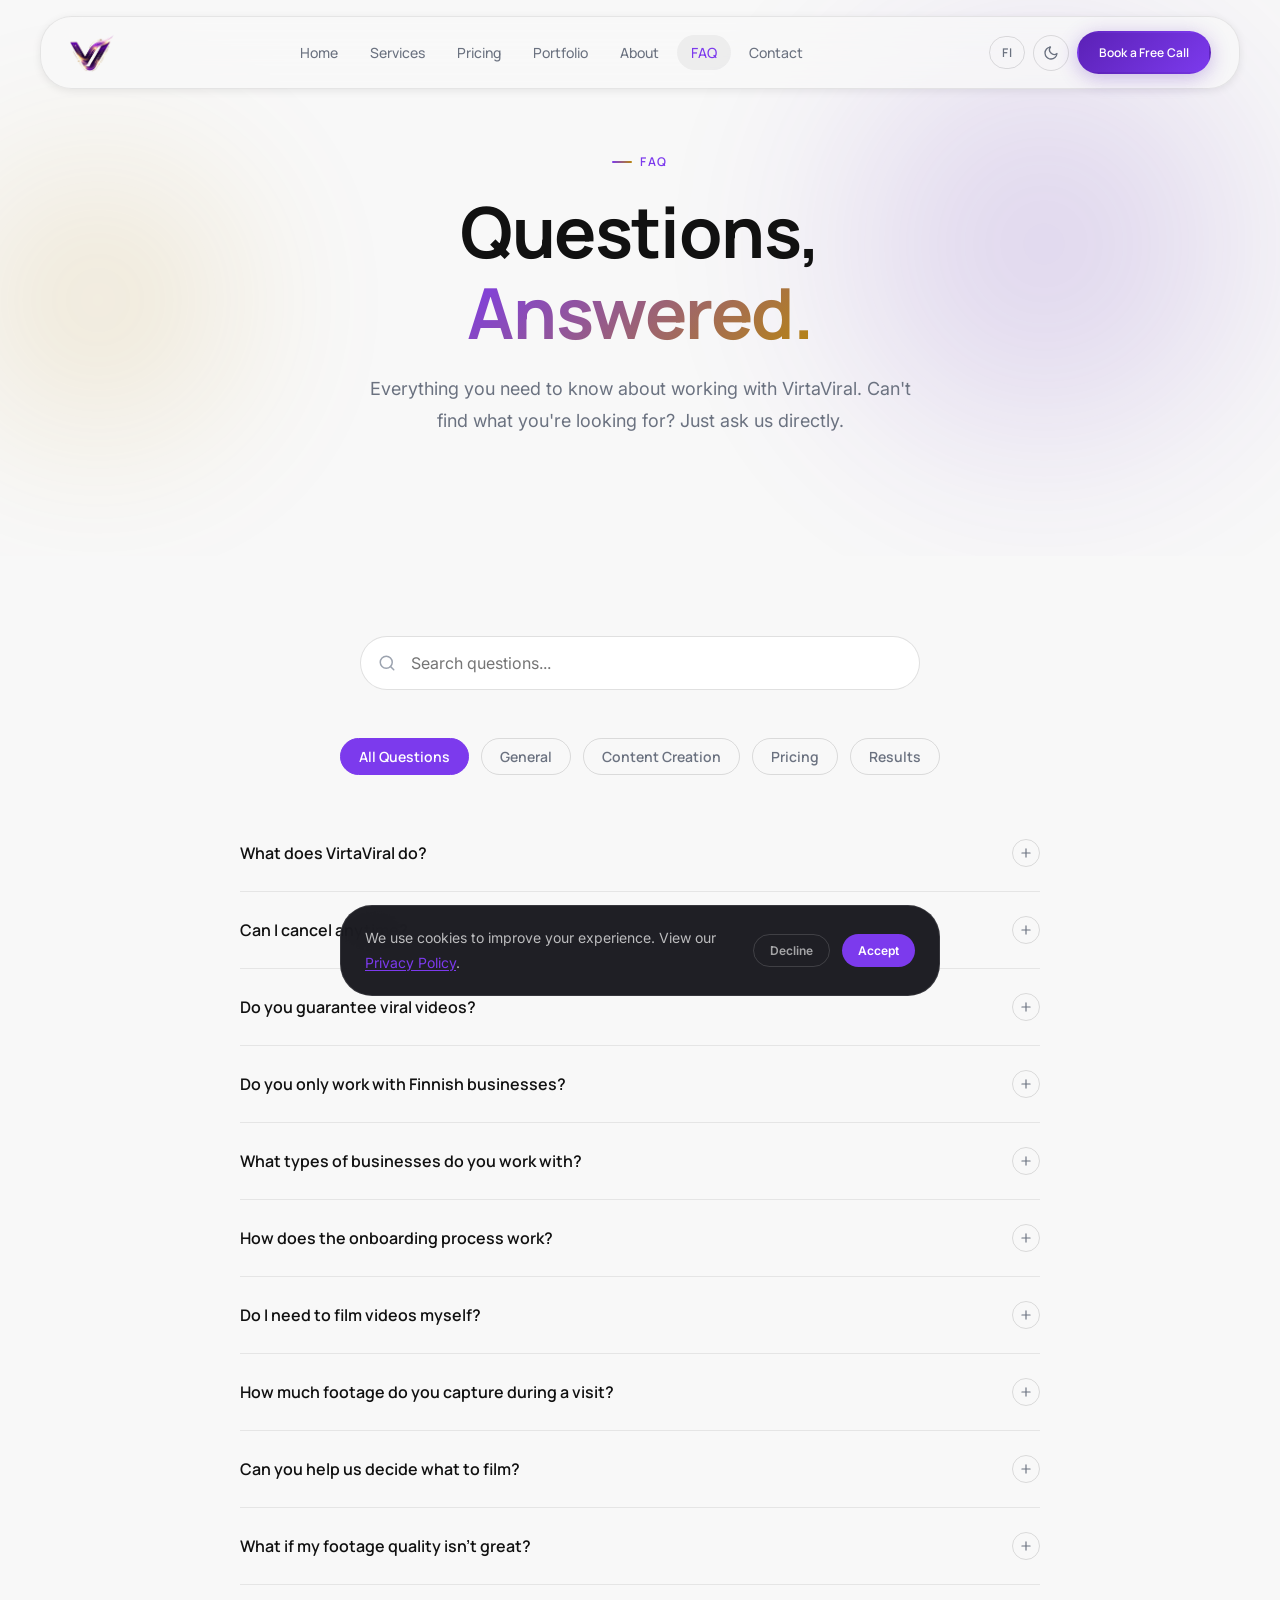
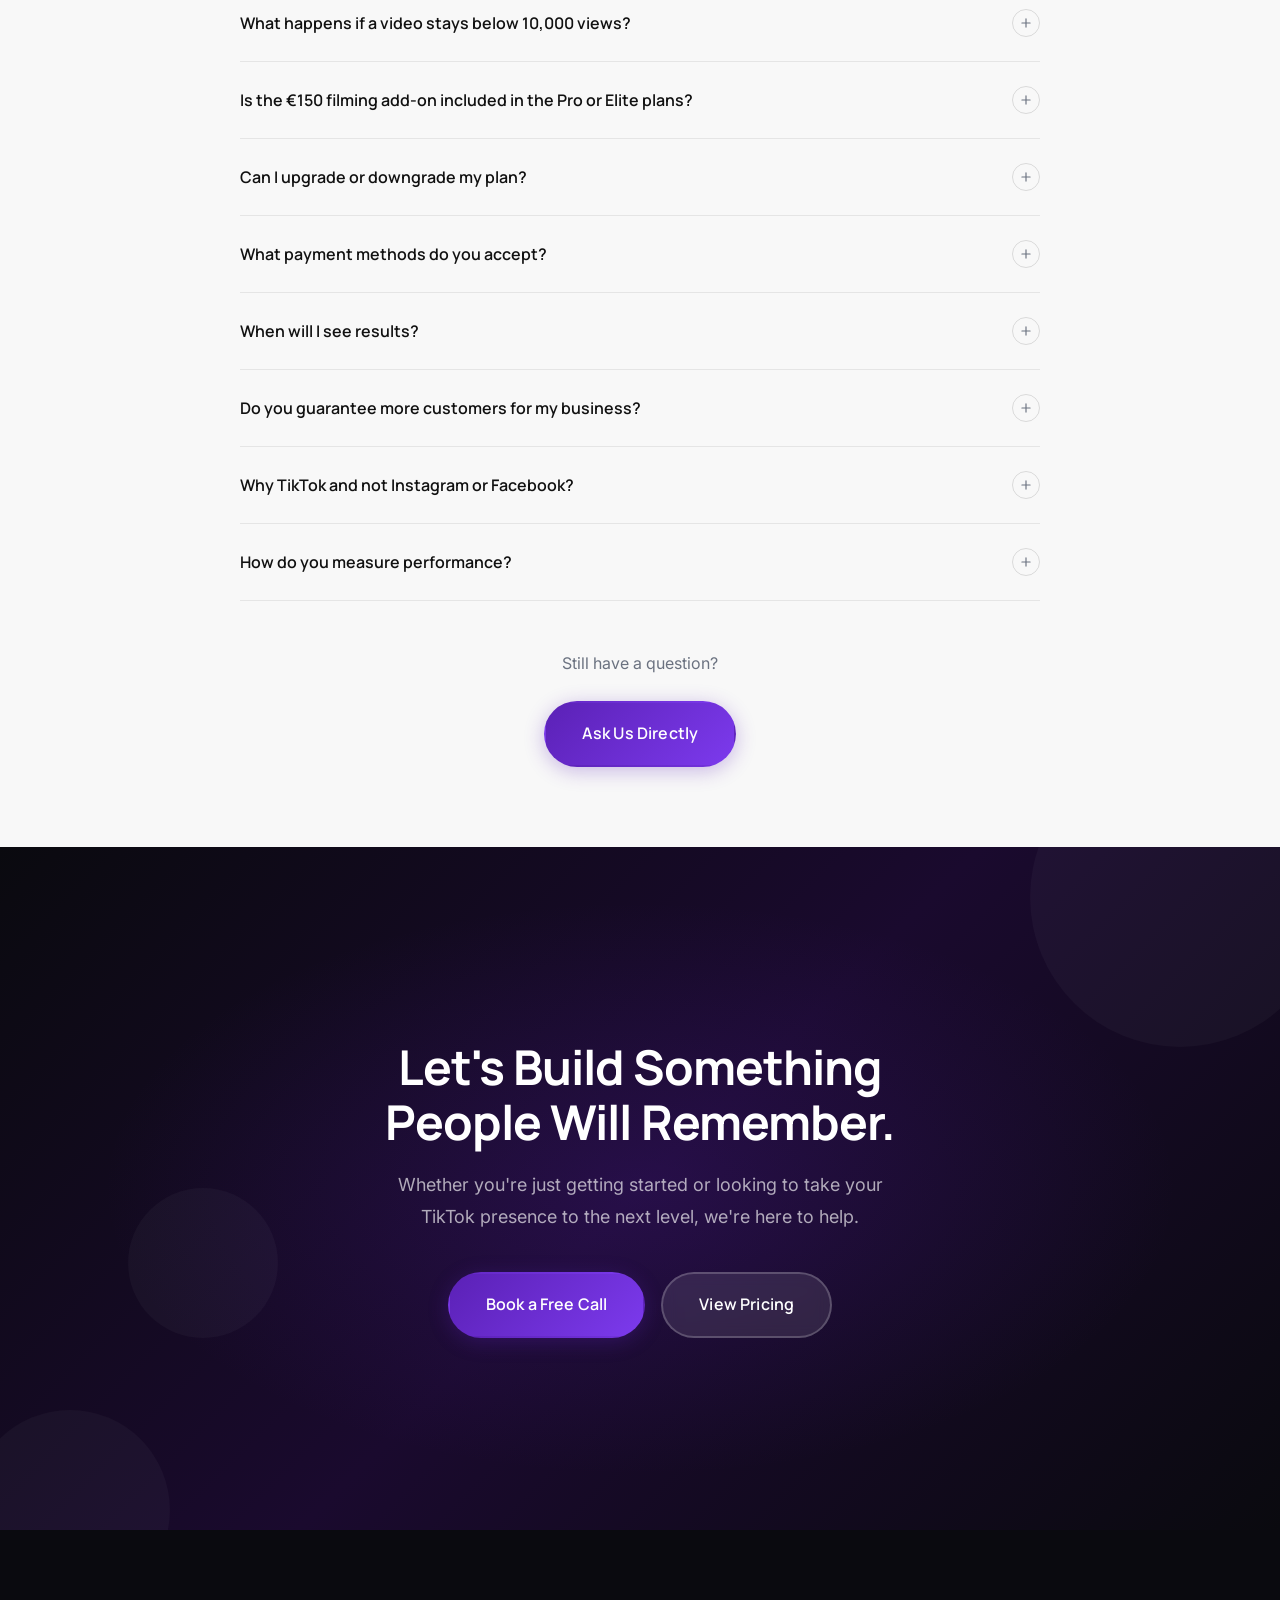
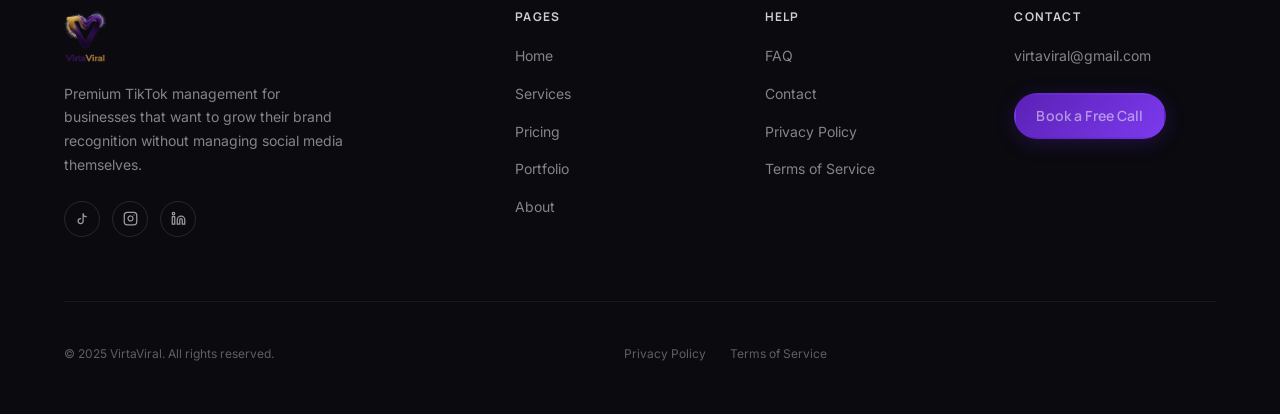
<file: faq.html>
<!DOCTYPE html>
<html lang="en" data-theme="light" data-lang="en">
<head>
  <meta charset="UTF-8" />
  <meta name="viewport" content="width=device-width, initial-scale=1.0" />
  <title>FAQ — VirtaViral | Frequently Asked Questions</title>
  <meta name="description" content="Answers to the most common questions about VirtaViral's TikTok management services, pricing, content creation, and performance guarantee." />
  <meta name="robots" content="index, follow" />
  <meta property="og:title" content="FAQ — VirtaViral" />
  <meta property="og:description" content="Common questions about TikTok management, pricing, content creation, and our Performance Guarantee." />
  <meta property="og:image" content="[data-uri]" />
  <meta name="theme-color" content="#5B21B6" />
  <link rel="icon" type="image/png" href="[data-uri]" />
  <link rel="apple-touch-icon" href="[data-uri]" />
  <link rel="preconnect" href="https://fonts.googleapis.com" />
  <link rel="preconnect" href="https://fonts.gstatic.com" crossorigin />
  <link href="https://fonts.googleapis.com/css2?family=Manrope:wght@400;500;600;700;800&family=Inter:wght@400;500;600&display=swap" rel="stylesheet" />
  <link rel="stylesheet" href="style.css" />
</head>
<body>

<div id="scroll-progress" role="progressbar" aria-hidden="true"></div>

<nav id="navbar" role="navigation" aria-label="Main navigation">
  <div class="nav-inner">
    <a href="index.html" class="nav-logo">
      <img src="[data-uri]" alt="VirtaViral" data-logo="primary" data-logo="primary" /></a>
    <ul class="nav-links" role="list">
      <li><a href="index.html"     class="nav-link">Home</a></li>
      <li><a href="services.html"  class="nav-link">Services</a></li>
      <li><a href="pricing.html"   class="nav-link">Pricing</a></li>
      <li><a href="portfolio.html" class="nav-link">Portfolio</a></li>
      <li><a href="about.html"     class="nav-link">About</a></li>
      <li><a href="faq.html"       class="nav-link active">FAQ</a></li>
      <li><a href="contact.html"   class="nav-link">Contact</a></li>
    </ul>
    <div class="nav-controls">
      <button class="lang-toggle" aria-label="Switch language">FI</button>
      <button class="theme-toggle" aria-label="Toggle dark mode">
        <svg class="icon-moon" viewBox="0 0 24 24"><path d="M21 12.79A9 9 0 1 1 11.21 3 7 7 0 0 0 21 12.79z"/></svg>
        <svg class="icon-sun"  viewBox="0 0 24 24"><circle cx="12" cy="12" r="5"/></svg>
      </button>
      <a href="contact.html" class="btn btn-primary btn-sm btn-magnetic">Book a Free Call</a>
      <button class="nav-hamburger" aria-label="Open menu" aria-expanded="false" aria-controls="mobile-menu">
        <span class="hamburger-line"></span><span class="hamburger-line"></span><span class="hamburger-line"></span>
      </button>
    </div>
  </div>
</nav>

<div id="mobile-menu" role="dialog" aria-modal="true" aria-label="Mobile navigation">
  <a href="index.html"     class="mobile-menu-link">Home</a>
  <a href="services.html"  class="mobile-menu-link">Services</a>
  <a href="pricing.html"   class="mobile-menu-link">Pricing</a>
  <a href="portfolio.html" class="mobile-menu-link">Portfolio</a>
  <a href="about.html"     class="mobile-menu-link">About</a>
  <a href="faq.html"       class="mobile-menu-link">FAQ</a>
  <a href="contact.html"   class="mobile-menu-link">Contact</a>
  <a href="contact.html" class="btn btn-primary btn-lg mobile-menu-cta">Book a Free Call</a>
  <div class="mobile-menu-controls">
    <button class="lang-toggle">FI</button>
    <button class="theme-toggle" aria-label="Toggle dark mode"><svg class="icon-moon" viewBox="0 0 24 24"><path d="M21 12.79A9 9 0 1 1 11.21 3 7 7 0 0 0 21 12.79z"/></svg><svg class="icon-sun" viewBox="0 0 24 24"><circle cx="12" cy="12" r="5"/></svg></button>
  </div>
</div>

<main>

<!-- HERO -->
<section class="page-hero">
  <div class="hero-orb hero-orb--1" aria-hidden="true"></div>
  <div class="hero-orb hero-orb--2" aria-hidden="true"></div>
  <div class="container">
    <div class="page-hero-content reveal reveal-up">
      <span class="eyebrow">FAQ</span>
      <h1>Questions,<br/><span class="text-gradient">Answered.</span></h1>
      <p>Everything you need to know about working with VirtaViral. Can't find what you're looking for? Just ask us directly.</p>
    </div>
  </div>
</section>

<!-- FAQ SECTION -->
<section class="section--sm" aria-labelledby="faq-main-heading">
  <div class="container">
    <h2 id="faq-main-heading" class="visually-hidden">Frequently Asked Questions</h2>

    <!-- Search -->
    <div class="search-wrap reveal reveal-up">
      <svg class="search-icon" viewBox="0 0 24 24"><circle cx="11" cy="11" r="8"/><line x1="21" y1="21" x2="16.65" y2="16.65"/></svg>
      <input type="search" class="search-input" placeholder="Search questions..." aria-label="Search FAQ questions" />
    </div>

    <!-- Category Tabs -->
    <div class="faq-category-tabs reveal reveal-up">
      <button class="faq-tab active" data-category="all">All Questions</button>
      <button class="faq-tab" data-category="general">General</button>
      <button class="faq-tab" data-category="content">Content Creation</button>
      <button class="faq-tab" data-category="pricing">Pricing</button>
      <button class="faq-tab" data-category="results">Results</button>
    </div>

    <!-- ── GENERAL ── -->
    <div class="faq-list reveal reveal-up" style="max-width:800px; margin:0 auto;">

      <div class="faq-item" data-category="general">
        <button class="faq-question" aria-expanded="false">
          What does VirtaViral do?
          <span class="faq-icon"><svg viewBox="0 0 24 24"><line x1="12" y1="5" x2="12" y2="19"/><line x1="5" y1="12" x2="19" y2="12"/></svg></span>
        </button>
        <div class="faq-answer">
          <p>VirtaViral provides complete TikTok management for businesses. That means we handle strategy, content planning, video editing, publishing, analytics, and ongoing optimization — so you never have to think about your TikTok account. You focus on running your business; we keep it visible on TikTok.</p>
        </div>
      </div>

      <div class="faq-item" data-category="general">
        <button class="faq-question" aria-expanded="false">
          Can I cancel anytime?
          <span class="faq-icon"><svg viewBox="0 0 24 24"><line x1="12" y1="5" x2="12" y2="19"/><line x1="5" y1="12" x2="19" y2="12"/></svg></span>
        </button>
        <div class="faq-answer">
          <p>Yes. There are no long-term contracts. You can cancel before your next billing cycle with no penalties or fees. We want you to stay because you're satisfied with the results, not because you're contractually obligated.</p>
        </div>
      </div>

      <div class="faq-item" data-category="general">
        <button class="faq-question" aria-expanded="false">
          Do you guarantee viral videos?
          <span class="faq-icon"><svg viewBox="0 0 24 24"><line x1="12" y1="5" x2="12" y2="19"/><line x1="5" y1="12" x2="19" y2="12"/></svg></span>
        </button>
        <div class="faq-answer">
          <p>No — and anyone who claims they can guarantee virality is not being honest with you. What we do guarantee is professional, strategy-driven content built on proven short-form video practices. Our Performance Guarantee provides compensation if individual videos fall below 10,000 views within the agreed measurement period, but it is not a promise that every video will go viral.</p>
        </div>
      </div>

      <div class="faq-item" data-category="general">
        <button class="faq-question" aria-expanded="false">
          Do you only work with Finnish businesses?
          <span class="faq-icon"><svg viewBox="0 0 24 24"><line x1="12" y1="5" x2="12" y2="19"/><line x1="5" y1="12" x2="19" y2="12"/></svg></span>
        </button>
        <div class="faq-answer">
          <p>No. We can work with businesses internationally, as long as communication can be handled in Finnish or English. The Content Creation add-on (monthly filming visit) is currently available within Finland, but remote clients can send us their own footage instead.</p>
        </div>
      </div>

      <div class="faq-item" data-category="general">
        <button class="faq-question" aria-expanded="false">
          What types of businesses do you work with?
          <span class="faq-icon"><svg viewBox="0 0 24 24"><line x1="12" y1="5" x2="12" y2="19"/><line x1="5" y1="12" x2="19" y2="12"/></svg></span>
        </button>
        <div class="faq-answer">
          <p>We work with a wide variety of local and service businesses — beauty salons, barbershops, nail salons, restaurants, cafés, gyms, personal brands, and service companies of all kinds. If your business has something worth showing, TikTok can help people see it.</p>
        </div>
      </div>

      <div class="faq-item" data-category="general">
        <button class="faq-question" aria-expanded="false">
          How does the onboarding process work?
          <span class="faq-icon"><svg viewBox="0 0 24 24"><line x1="12" y1="5" x2="12" y2="19"/><line x1="5" y1="12" x2="19" y2="12"/></svg></span>
        </button>
        <div class="faq-answer">
          <p>We start with a free strategy call where we learn about your business, your goals, and your target audience. After that, we'll recommend the most suitable plan and walk you through exactly how the process would work for your specific situation. If you're ready to proceed, we set up access to your TikTok account and begin planning your first month's content.</p>
        </div>
      </div>

      <!-- ── CONTENT CREATION ── -->
      <div class="faq-item" data-category="content">
        <button class="faq-question" aria-expanded="false">
          Do I need to film videos myself?
          <span class="faq-icon"><svg viewBox="0 0 24 24"><line x1="12" y1="5" x2="12" y2="19"/><line x1="5" y1="12" x2="19" y2="12"/></svg></span>
        </button>
        <div class="faq-answer">
          <p>No. You have two options. Option 1: You send us your own photos and videos — phone footage is perfectly fine. We handle everything else. This is included in every plan. Option 2: We visit your business once every month and capture all the footage needed for your monthly content plan. This is our Content Creation add-on, available for an additional €150/month.</p>
        </div>
      </div>

      <div class="faq-item" data-category="content">
        <button class="faq-question" aria-expanded="false">
          How much footage do you capture during a visit?
          <span class="faq-icon"><svg viewBox="0 0 24 24"><line x1="12" y1="5" x2="12" y2="19"/><line x1="5" y1="12" x2="19" y2="12"/></svg></span>
        </button>
        <div class="faq-answer">
          <p>Enough footage to create the agreed number of monthly TikTok videos included in your plan. The focus of each visit is determined by your monthly content strategy, which we plan in advance. This means the session is focused and efficient — we know exactly what we need before we arrive.</p>
        </div>
      </div>

      <div class="faq-item" data-category="content">
        <button class="faq-question" aria-expanded="false">
          Can you help us decide what to film?
          <span class="faq-icon"><svg viewBox="0 0 24 24"><line x1="12" y1="5" x2="12" y2="19"/><line x1="5" y1="12" x2="19" y2="12"/></svg></span>
        </button>
        <div class="faq-answer">
          <p>Absolutely. Before every content session — whether you're filming yourself or we're visiting — we help plan exactly what should be captured to support your monthly content strategy. You'll never be left wondering what to record.</p>
        </div>
      </div>

      <div class="faq-item" data-category="content">
        <button class="faq-question" aria-expanded="false">
          What if my footage quality isn't great?
          <span class="faq-icon"><svg viewBox="0 0 24 24"><line x1="12" y1="5" x2="12" y2="19"/><line x1="5" y1="12" x2="19" y2="12"/></svg></span>
        </button>
        <div class="faq-answer">
          <p>Modern smartphones produce footage that's more than sufficient for TikTok. We'll guide you on the basics — good lighting, stable footage, appropriate framing — so what you send us is workable. If footage is genuinely unusable, we'll let you know and discuss the best next step.</p>
        </div>
      </div>

      <!-- ── PRICING ── -->
      <div class="faq-item" data-category="pricing">
        <button class="faq-question" aria-expanded="false">
          What happens if a video stays below 10,000 views?
          <span class="faq-icon"><svg viewBox="0 0 24 24"><line x1="12" y1="5" x2="12" y2="19"/><line x1="5" y1="12" x2="19" y2="12"/></svg></span>
        </button>
        <div class="faq-answer">
          <p>If a qualifying video does not reach 10,000 views within the agreed measurement period (typically 30 days after publishing), you choose between: a €50 refund to your original payment method, or a €50 credit applied toward your next monthly invoice. This applies subject to the conditions in our Terms of Service — for example, the video must remain published and unaltered during the measurement period.</p>
        </div>
      </div>

      <div class="faq-item" data-category="pricing">
        <button class="faq-question" aria-expanded="false">
          Is the €150 filming add-on included in the Pro or Elite plans?
          <span class="faq-icon"><svg viewBox="0 0 24 24"><line x1="12" y1="5" x2="12" y2="19"/><line x1="5" y1="12" x2="19" y2="12"/></svg></span>
        </button>
        <div class="faq-answer">
          <p>No. The Content Creation add-on (monthly filming visit) is an optional extra available with any plan for €150/month. All plans include the option for you to provide your own footage at no additional cost.</p>
        </div>
      </div>

      <div class="faq-item" data-category="pricing">
        <button class="faq-question" aria-expanded="false">
          Can I upgrade or downgrade my plan?
          <span class="faq-icon"><svg viewBox="0 0 24 24"><line x1="12" y1="5" x2="12" y2="19"/><line x1="5" y1="12" x2="19" y2="12"/></svg></span>
        </button>
        <div class="faq-answer">
          <p>Yes. You can move to a different plan at the beginning of your next billing cycle. Simply let us know before your next billing date and we'll make the switch.</p>
        </div>
      </div>

      <div class="faq-item" data-category="pricing">
        <button class="faq-question" aria-expanded="false">
          What payment methods do you accept?
          <span class="faq-icon"><svg viewBox="0 0 24 24"><line x1="12" y1="5" x2="12" y2="19"/><line x1="5" y1="12" x2="19" y2="12"/></svg></span>
        </button>
        <div class="faq-answer">
          <p>We accept standard bank transfers and major debit/credit cards. Payment details and invoicing are confirmed during the onboarding process. Contact us if you have specific payment requirements.</p>
        </div>
      </div>

      <!-- ── RESULTS ── -->
      <div class="faq-item" data-category="results">
        <button class="faq-question" aria-expanded="false">
          When will I see results?
          <span class="faq-icon"><svg viewBox="0 0 24 24"><line x1="12" y1="5" x2="12" y2="19"/><line x1="5" y1="12" x2="19" y2="12"/></svg></span>
        </button>
        <div class="faq-answer">
          <p>Every business and niche is different. Some accounts see strong early traction within the first month; others build momentum more gradually over two to three months as TikTok's algorithm learns your content. Our focus is always on long-term, sustainable visibility rather than one-off spikes.</p>
        </div>
      </div>

      <div class="faq-item" data-category="results">
        <button class="faq-question" aria-expanded="false">
          Do you guarantee more customers for my business?
          <span class="faq-icon"><svg viewBox="0 0 24 24"><line x1="12" y1="5" x2="12" y2="19"/><line x1="5" y1="12" x2="19" y2="12"/></svg></span>
        </button>
        <div class="faq-answer">
          <p>No. Stronger TikTok visibility increases brand awareness and can lead to more inquiries and customers, but we cannot guarantee specific business outcomes because they depend on many factors beyond TikTok performance — including your pricing, location, service quality, and competitive environment. What we can guarantee is consistent, professional content management that gives your business the best possible chance of being seen.</p>
        </div>
      </div>

      <div class="faq-item" data-category="results">
        <button class="faq-question" aria-expanded="false">
          Why TikTok and not Instagram or Facebook?
          <span class="faq-icon"><svg viewBox="0 0 24 24"><line x1="12" y1="5" x2="12" y2="19"/><line x1="5" y1="12" x2="19" y2="12"/></svg></span>
        </button>
        <div class="faq-answer">
          <p>TikTok's algorithm is unique in that it actively shows content to new audiences — even accounts with zero followers. On Instagram and Facebook, organic reach has declined significantly and most posts reach only existing followers. TikTok gives every business an equal opportunity to reach thousands of new people with each video, making it one of the most cost-effective platforms for building brand awareness today.</p>
        </div>
      </div>

      <div class="faq-item" data-category="results">
        <button class="faq-question" aria-expanded="false">
          How do you measure performance?
          <span class="faq-icon"><svg viewBox="0 0 24 24"><line x1="12" y1="5" x2="12" y2="19"/><line x1="5" y1="12" x2="19" y2="12"/></svg></span>
        </button>
        <div class="faq-answer">
          <p>We track performance using TikTok Analytics, which provides data on views, reach, watch time, engagement rate, follower growth, and audience demographics. We include a monthly performance summary with every plan so you always know how your account is progressing.</p>
        </div>
      </div>

    </div><!-- /faq-list -->

    <div style="text-align:center; margin-top:3rem;" class="reveal reveal-up">
      <p style="margin-bottom:1.5rem;">Still have a question?</p>
      <a href="contact.html" class="btn btn-primary btn-lg btn-magnetic">Ask Us Directly</a>
    </div>

  </div>
</section>

<!-- CTA -->
<section class="section--lg cta-dark" aria-labelledby="faq-cta-heading">
  <div class="cta-dots" aria-hidden="true"><div class="cta-dot"></div><div class="cta-dot"></div><div class="cta-dot"></div></div>
  <div class="container" style="position:relative;z-index:2;text-align:center;">
    <div class="reveal reveal-up">
      <h2 id="faq-cta-heading" style="color:#fff;">Let's Build Something<br/>People Will Remember.</h2>
      <p>Whether you're just getting started or looking to take your TikTok presence to the next level, we're here to help.</p>
      <div class="cta-actions">
        <a href="contact.html" class="btn btn-primary btn-lg btn-magnetic">Book a Free Call</a>
        <a href="pricing.html" class="btn btn-ghost btn-lg">View Pricing</a>
      </div>
    </div>
  </div>
</section>

</main>

<footer role="contentinfo">
  <div class="container">
    <div class="footer-grid">
      <div class="footer-brand">
        <img src="[data-uri]" alt="VirtaViral" data-logo="stacked" data-logo="primary" />
        <p>Premium TikTok management for businesses that want to grow their brand recognition without managing social media themselves.</p>
        <div class="footer-social">
          <a href="#" aria-label="TikTok"><svg viewBox="0 0 24 24"><path d="M9 12a4 4 0 1 0 4 4V4a5 5 0 0 0 5 5"/></svg></a>
          <a href="#" aria-label="Instagram"><svg viewBox="0 0 24 24"><rect x="2" y="2" width="20" height="20" rx="5" ry="5"/><path d="M16 11.37A4 4 0 1 1 12.63 8 4 4 0 0 1 16 11.37z"/><line x1="17.5" y1="6.5" x2="17.51" y2="6.5"/></svg></a>
          <a href="#" aria-label="LinkedIn"><svg viewBox="0 0 24 24"><path d="M16 8a6 6 0 0 1 6 6v7h-4v-7a2 2 0 0 0-4 0v7h-4v-7a6 6 0 0 1 6-6z"/><rect x="2" y="9" width="4" height="12"/><circle cx="4" cy="4" r="2"/></svg></a>
        </div>
      </div>
      <div><h3 class="footer-col-title">Pages</h3><ul class="footer-links"><li><a href="index.html">Home</a></li><li><a href="services.html">Services</a></li><li><a href="pricing.html">Pricing</a></li><li><a href="portfolio.html">Portfolio</a></li><li><a href="about.html">About</a></li></ul></div>
      <div><h3 class="footer-col-title">Help</h3><ul class="footer-links"><li><a href="faq.html">FAQ</a></li><li><a href="contact.html">Contact</a></li><li><a href="privacy.html">Privacy Policy</a></li><li><a href="terms.html">Terms of Service</a></li></ul></div>
      <div><h3 class="footer-col-title">Contact</h3><ul class="footer-links"><li><a href="mailto:virtaviral@gmail.com">virtaviral@gmail.com</a></li><li><a href="contact.html" class="btn btn-primary btn-sm" style="margin-top:0.75rem;display:inline-flex;">Book a Free Call</a></li></ul></div>
    </div>
    <div class="footer-bottom">
      <p class="footer-copyright">© 2025 VirtaViral. All rights reserved.</p>
      <div class="footer-legal"><a href="privacy.html">Privacy Policy</a><a href="terms.html">Terms of Service</a></div>
      <button id="back-to-top" aria-label="Back to top"><svg viewBox="0 0 24 24"><polyline points="18 15 12 9 6 15"/></svg></button>
    </div>
  </div>
</footer>

<div id="cookie-notice" role="dialog" aria-label="Cookie notice">
  <p>We use cookies to improve your experience. View our <a href="privacy.html">Privacy Policy</a>.</p>
  <div class="cookie-actions">
    <button class="cookie-btn cookie-btn-decline">Decline</button>
    <button class="cookie-btn cookie-btn-accept">Accept</button>
  </div>
</div>

<script src="assets.js"></script>
<script src="script.js"></script>
</body>
</html>
</file>
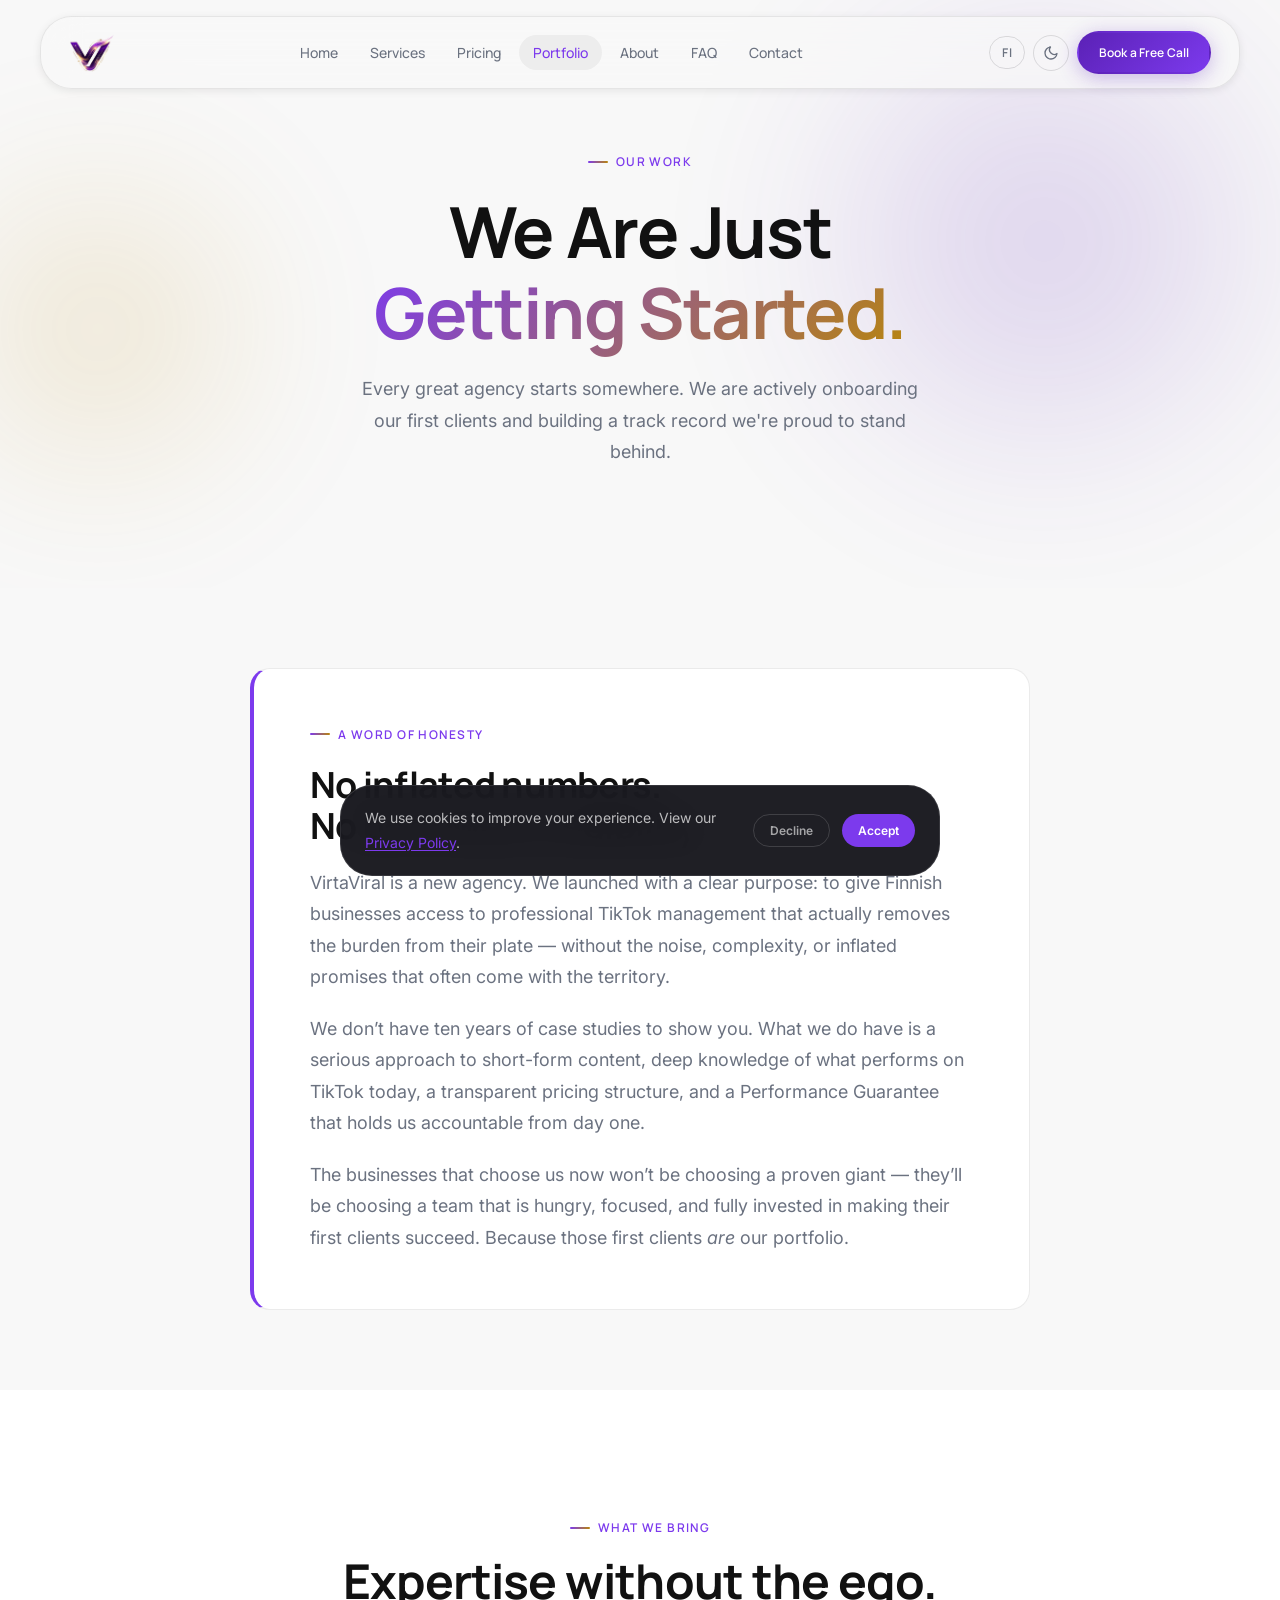
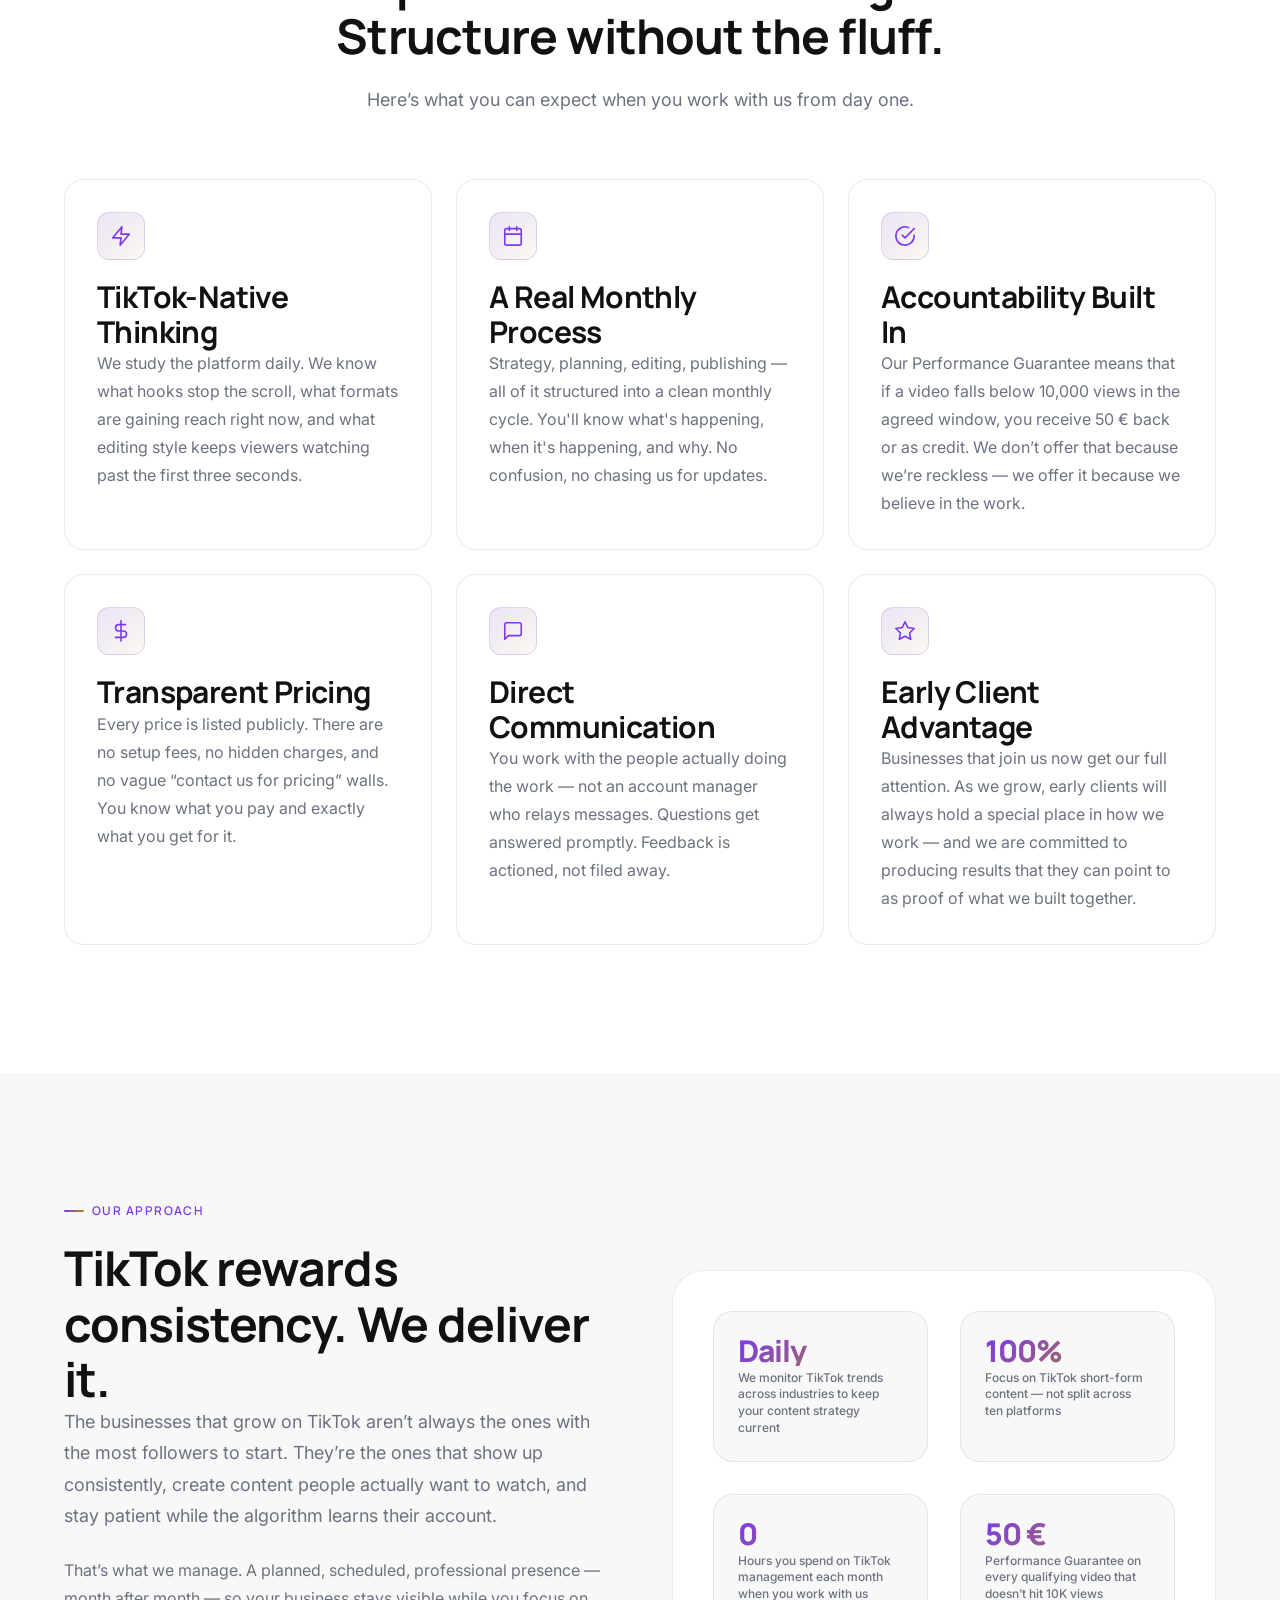
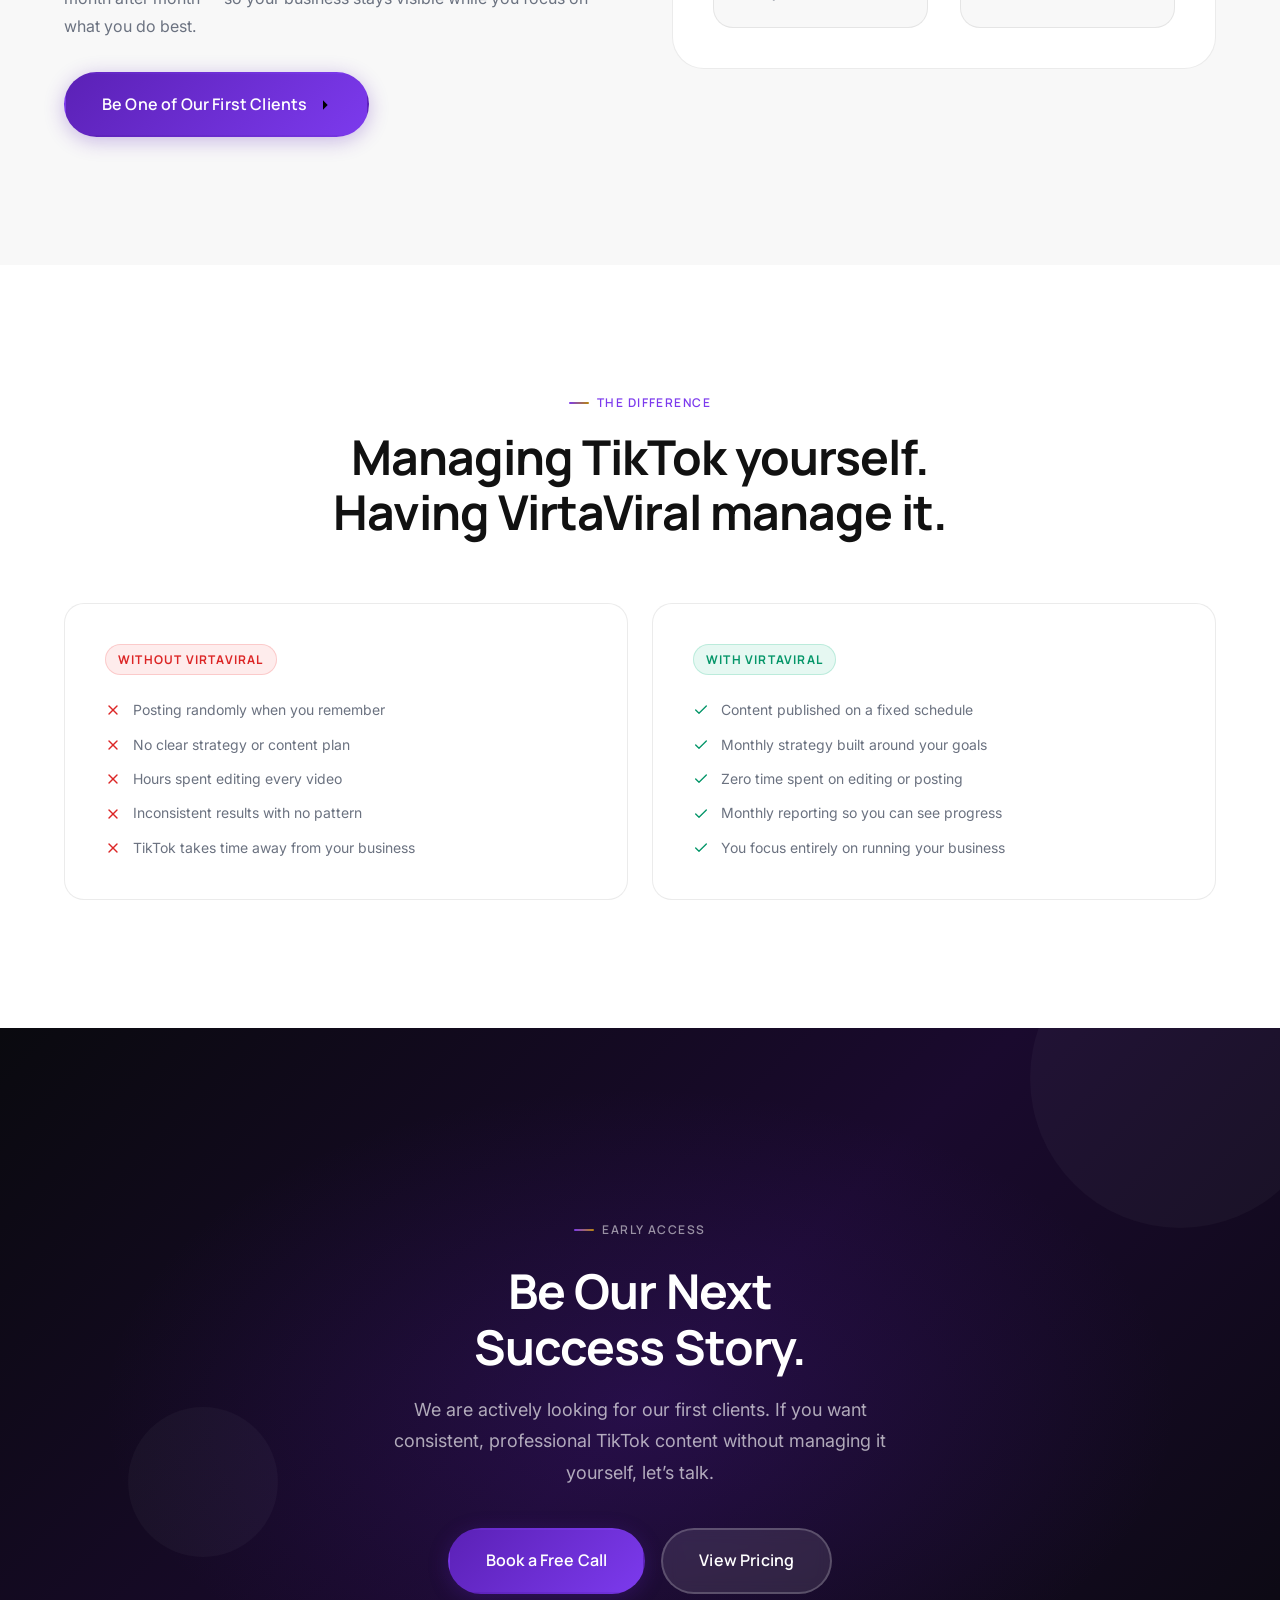
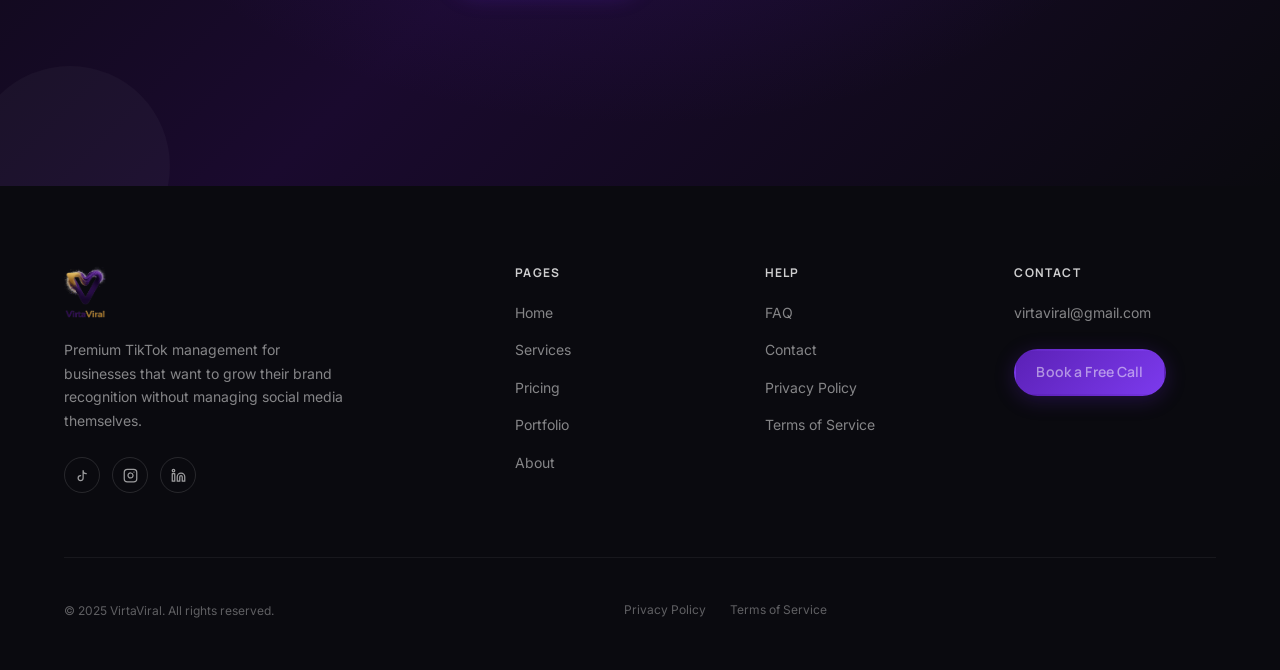
<file: portfolio.html>
<!DOCTYPE html>
<html lang="en" data-theme="light" data-lang="en">
<head>
  <meta charset="UTF-8" />
  <meta name="viewport" content="width=device-width, initial-scale=1.0" />
  <title>Portfolio &#8212; VirtaViral | TikTok Management for Businesses</title>
  <meta name="description" content="VirtaViral is building its portfolio of Finnish business clients. Be among the first to grow your brand on TikTok with complete professional management." />
  <meta name="robots" content="index, follow" />
  <meta property="og:title" content="Portfolio &#8212; VirtaViral" />
  <meta property="og:description" content="VirtaViral is just getting started. Join us early and be part of something growing." />
  <meta name="theme-color" content="#5B21B6" />
  <link rel="preconnect" href="https://fonts.googleapis.com" />
  <link rel="preconnect" href="https://fonts.gstatic.com" crossorigin />
  <link href="https://fonts.googleapis.com/css2?family=Manrope:wght@400;500;600;700;800&family=Inter:wght@400;500;600&display=swap" rel="stylesheet" />
  <link rel="stylesheet" href="style.css" />
</head>
<body>

<div id="scroll-progress" role="progressbar" aria-hidden="true"></div>

<nav id="navbar" role="navigation" aria-label="Main navigation">
  <div class="nav-inner">
    <a href="index.html" class="nav-logo" aria-label="VirtaViral home">
      <img src="[data-uri]" alt="VirtaViral" data-logo="primary" />
    </a>
    <ul class="nav-links" role="list">
      <li><a href="index.html"     class="nav-link">Home</a></li>
      <li><a href="services.html"  class="nav-link">Services</a></li>
      <li><a href="pricing.html"   class="nav-link">Pricing</a></li>
      <li><a href="portfolio.html" class="nav-link active">Portfolio</a></li>
      <li><a href="about.html"     class="nav-link">About</a></li>
      <li><a href="faq.html"       class="nav-link">FAQ</a></li>
      <li><a href="contact.html"   class="nav-link">Contact</a></li>
    </ul>
    <div class="nav-controls">
      <button class="lang-toggle" aria-label="Switch language">FI</button>
      <button class="theme-toggle" aria-label="Toggle dark mode">
        <svg class="icon-moon" viewBox="0 0 24 24"><path d="M21 12.79A9 9 0 1 1 11.21 3 7 7 0 0 0 21 12.79z"/></svg>
        <svg class="icon-sun"  viewBox="0 0 24 24"><circle cx="12" cy="12" r="5"/><line x1="12" y1="1" x2="12" y2="3"/><line x1="12" y1="21" x2="12" y2="23"/></svg>
      </button>
      <a href="contact.html" class="btn btn-primary btn-sm btn-magnetic">Book a Free Call</a>
      <button class="nav-hamburger" aria-label="Open menu" aria-expanded="false" aria-controls="mobile-menu">
        <span class="hamburger-line"></span><span class="hamburger-line"></span><span class="hamburger-line"></span>
      </button>
    </div>
  </div>
</nav>

<div id="mobile-menu" role="dialog" aria-modal="true" aria-label="Mobile navigation">
  <a href="index.html"     class="mobile-menu-link">Home</a>
  <a href="services.html"  class="mobile-menu-link">Services</a>
  <a href="pricing.html"   class="mobile-menu-link">Pricing</a>
  <a href="portfolio.html" class="mobile-menu-link">Portfolio</a>
  <a href="about.html"     class="mobile-menu-link">About</a>
  <a href="faq.html"       class="mobile-menu-link">FAQ</a>
  <a href="contact.html"   class="mobile-menu-link">Contact</a>
  <a href="contact.html" class="btn btn-primary btn-lg mobile-menu-cta">Book a Free Call</a>
  <div class="mobile-menu-controls">
    <button class="lang-toggle">FI</button>
    <button class="theme-toggle" aria-label="Toggle dark mode">
      <svg class="icon-moon" viewBox="0 0 24 24"><path d="M21 12.79A9 9 0 1 1 11.21 3 7 7 0 0 0 21 12.79z"/></svg>
      <svg class="icon-sun"  viewBox="0 0 24 24"><circle cx="12" cy="12" r="5"/></svg>
    </button>
  </div>
</div>

<main>

<!-- HERO -->
<section class="page-hero">
  <div class="hero-orb hero-orb--1" aria-hidden="true"></div>
  <div class="hero-orb hero-orb--2" aria-hidden="true"></div>
  <div class="container">
    <div class="page-hero-content reveal reveal-up">
      <span class="eyebrow">Our Work</span>
      <h1>We Are Just<br/><span class="text-gradient">Getting Started.</span></h1>
      <p>Every great agency starts somewhere. We are actively onboarding our first clients and building a track record we're proud to stand behind.</p>
    </div>
  </div>
</section>

<!-- HONEST STATEMENT -->
<section class="section--sm" aria-labelledby="statement-heading">
  <div class="container">
    <div style="max-width:780px; margin:0 auto;" class="reveal reveal-up">
      <div class="card" style="padding:3.5rem; border-left:4px solid var(--color-purple-light);">
        <span class="eyebrow" style="margin-bottom:1.25rem;">A Word of Honesty</span>
        <h2 id="statement-heading" style="font-size:clamp(1.6rem,3vw,2.25rem); margin-bottom:1.25rem;">No inflated numbers.<br/>No borrowed credibility.</h2>
        <p style="font-size:var(--text-lg); margin-bottom:1.25rem;">VirtaViral is a new agency. We launched with a clear purpose: to give Finnish businesses access to professional TikTok management that actually removes the burden from their plate &#8212; without the noise, complexity, or inflated promises that often come with the territory.</p>
        <p style="font-size:var(--text-lg); margin-bottom:1.25rem;">We don&#8217;t have ten years of case studies to show you. What we do have is a serious approach to short-form content, deep knowledge of what performs on TikTok today, a transparent pricing structure, and a Performance Guarantee that holds us accountable from day one.</p>
        <p style="font-size:var(--text-lg);">The businesses that choose us now won&#8217;t be choosing a proven giant &#8212; they&#8217;ll be choosing a team that is hungry, focused, and fully invested in making their first clients succeed. Because those first clients <em>are</em> our portfolio.</p>
      </div>
    </div>
  </div>
</section>

<!-- WHAT YOU GET INSTEAD -->
<section class="section" style="background:var(--bg-secondary);" aria-labelledby="offering-heading">
  <div class="container">
    <div class="section-header reveal reveal-up">
      <span class="eyebrow">What We Bring</span>
      <h2 id="offering-heading">Expertise without the ego.<br/>Structure without the fluff.</h2>
      <p>Here&#8217;s what you can expect when you work with us from day one.</p>
    </div>
    <div class="features-grid">
      <div class="card reveal reveal-up delay-1">
        <div class="card-icon">
          <svg viewBox="0 0 24 24"><path d="M13 2L3 14h9l-1 8 10-12h-9l1-8z"/></svg>
        </div>
        <h3>TikTok-Native Thinking</h3>
        <p>We study the platform daily. We know what hooks stop the scroll, what formats are gaining reach right now, and what editing style keeps viewers watching past the first three seconds.</p>
      </div>
      <div class="card reveal reveal-up delay-2">
        <div class="card-icon">
          <svg viewBox="0 0 24 24"><rect x="3" y="4" width="18" height="18" rx="2" ry="2"/><line x1="16" y1="2" x2="16" y2="6"/><line x1="8" y1="2" x2="8" y2="6"/><line x1="3" y1="10" x2="21" y2="10"/></svg>
        </div>
        <h3>A Real Monthly Process</h3>
        <p>Strategy, planning, editing, publishing &#8212; all of it structured into a clean monthly cycle. You'll know what's happening, when it's happening, and why. No confusion, no chasing us for updates.</p>
      </div>
      <div class="card reveal reveal-up delay-3">
        <div class="card-icon">
          <svg viewBox="0 0 24 24"><path d="M22 11.08V12a10 10 0 1 1-5.93-9.14"/><polyline points="22 4 12 14.01 9 11.01"/></svg>
        </div>
        <h3>Accountability Built In</h3>
        <p>Our Performance Guarantee means that if a video falls below 10,000 views in the agreed window, you receive 50 &#8364; back or as credit. We don&#8217;t offer that because we&#8217;re reckless &#8212; we offer it because we believe in the work.</p>
      </div>
      <div class="card reveal reveal-up delay-1">
        <div class="card-icon">
          <svg viewBox="0 0 24 24"><line x1="12" y1="1" x2="12" y2="23"/><path d="M17 5H9.5a3.5 3.5 0 0 0 0 7h5a3.5 3.5 0 0 1 0 7H6"/></svg>
        </div>
        <h3>Transparent Pricing</h3>
        <p>Every price is listed publicly. There are no setup fees, no hidden charges, and no vague &#8220;contact us for pricing&#8221; walls. You know what you pay and exactly what you get for it.</p>
      </div>
      <div class="card reveal reveal-up delay-2">
        <div class="card-icon">
          <svg viewBox="0 0 24 24"><path d="M21 15a2 2 0 0 1-2 2H7l-4 4V5a2 2 0 0 1 2-2h14a2 2 0 0 1 2 2z"/></svg>
        </div>
        <h3>Direct Communication</h3>
        <p>You work with the people actually doing the work &#8212; not an account manager who relays messages. Questions get answered promptly. Feedback is actioned, not filed away.</p>
      </div>
      <div class="card reveal reveal-up delay-3">
        <div class="card-icon">
          <svg viewBox="0 0 24 24"><polygon points="12 2 15.09 8.26 22 9.27 17 14.14 18.18 21.02 12 17.77 5.82 21.02 7 14.14 2 9.27 8.91 8.26 12 2"/></svg>
        </div>
        <h3>Early Client Advantage</h3>
        <p>Businesses that join us now get our full attention. As we grow, early clients will always hold a special place in how we work &#8212; and we are committed to producing results that they can point to as proof of what we built together.</p>
      </div>
    </div>
  </div>
</section>

<!-- WHAT WE KNOW WORKS -->
<section class="section" aria-labelledby="approach-heading">
  <div class="container">
    <div class="why-tiktok-grid">
      <div class="reveal reveal-left">
        <span class="eyebrow" style="margin-bottom:1.25rem;">Our Approach</span>
        <h2 id="approach-heading">TikTok rewards<br/>consistency. We deliver it.</h2>
        <p style="font-size:var(--text-lg); margin-bottom:1.5rem;">The businesses that grow on TikTok aren&#8217;t always the ones with the most followers to start. They&#8217;re the ones that show up consistently, create content people actually want to watch, and stay patient while the algorithm learns their account.</p>
        <p style="margin-bottom:2rem;">That&#8217;s what we manage. A planned, scheduled, professional presence &#8212; month after month &#8212; so your business stays visible while you focus on what you do best.</p>
        <a href="contact.html" class="btn btn-primary btn-lg btn-magnetic">
          Be One of Our First Clients
          <svg class="btn-icon" viewBox="0 0 24 24"><line x1="5" y1="12" x2="19" y2="12"/><polyline points="12 5 19 12 12 19"/></svg>
        </a>
      </div>
      <div class="tiktok-stats-panel reveal reveal-right">
        <div class="tiktok-stat-item">
          <div class="tiktok-stat-num">Daily</div>
          <div class="tiktok-stat-desc">We monitor TikTok trends across industries to keep your content strategy current</div>
        </div>
        <div class="tiktok-stat-item">
          <div class="tiktok-stat-num">100%</div>
          <div class="tiktok-stat-desc">Focus on TikTok short-form content &#8212; not split across ten platforms</div>
        </div>
        <div class="tiktok-stat-item">
          <div class="tiktok-stat-num">0</div>
          <div class="tiktok-stat-desc">Hours you spend on TikTok management each month when you work with us</div>
        </div>
        <div class="tiktok-stat-item">
          <div class="tiktok-stat-num">50 &#8364;</div>
          <div class="tiktok-stat-desc">Performance Guarantee on every qualifying video that doesn&#8217;t hit 10K views</div>
        </div>
      </div>
    </div>
  </div>
</section>

<!-- BEFORE / AFTER -->
<section class="section" style="background:var(--bg-secondary);" aria-labelledby="difference-heading">
  <div class="container">
    <div class="section-header reveal reveal-up">
      <span class="eyebrow">The Difference</span>
      <h2 id="difference-heading">Managing TikTok yourself.<br/>Having VirtaViral manage it.</h2>
    </div>
    <div class="before-after-grid">
      <div class="card before-after-card reveal reveal-left">
        <div class="before-after-header">
          <span class="before-after-label before-after-label--before">Without VirtaViral</span>
        </div>
        <div class="before-after-list">
          <div class="before-after-item item-before"><svg viewBox="0 0 24 24"><line x1="18" y1="6" x2="6" y2="18"/><line x1="6" y1="6" x2="18" y2="18"/></svg>Posting randomly when you remember</div>
          <div class="before-after-item item-before"><svg viewBox="0 0 24 24"><line x1="18" y1="6" x2="6" y2="18"/><line x1="6" y1="6" x2="18" y2="18"/></svg>No clear strategy or content plan</div>
          <div class="before-after-item item-before"><svg viewBox="0 0 24 24"><line x1="18" y1="6" x2="6" y2="18"/><line x1="6" y1="6" x2="18" y2="18"/></svg>Hours spent editing every video</div>
          <div class="before-after-item item-before"><svg viewBox="0 0 24 24"><line x1="18" y1="6" x2="6" y2="18"/><line x1="6" y1="6" x2="18" y2="18"/></svg>Inconsistent results with no pattern</div>
          <div class="before-after-item item-before"><svg viewBox="0 0 24 24"><line x1="18" y1="6" x2="6" y2="18"/><line x1="6" y1="6" x2="18" y2="18"/></svg>TikTok takes time away from your business</div>
        </div>
      </div>
      <div class="card before-after-card reveal reveal-right">
        <div class="before-after-header">
          <span class="before-after-label before-after-label--after">With VirtaViral</span>
        </div>
        <div class="before-after-list">
          <div class="before-after-item item-after"><svg viewBox="0 0 24 24"><polyline points="20 6 9 17 4 12"/></svg>Content published on a fixed schedule</div>
          <div class="before-after-item item-after"><svg viewBox="0 0 24 24"><polyline points="20 6 9 17 4 12"/></svg>Monthly strategy built around your goals</div>
          <div class="before-after-item item-after"><svg viewBox="0 0 24 24"><polyline points="20 6 9 17 4 12"/></svg>Zero time spent on editing or posting</div>
          <div class="before-after-item item-after"><svg viewBox="0 0 24 24"><polyline points="20 6 9 17 4 12"/></svg>Monthly reporting so you can see progress</div>
          <div class="before-after-item item-after"><svg viewBox="0 0 24 24"><polyline points="20 6 9 17 4 12"/></svg>You focus entirely on running your business</div>
        </div>
      </div>
    </div>
  </div>
</section>

<!-- CTA -->
<section class="section--lg cta-dark" aria-labelledby="portfolio-cta-heading">
  <div class="cta-dots" aria-hidden="true"><div class="cta-dot"></div><div class="cta-dot"></div><div class="cta-dot"></div></div>
  <div class="container" style="position:relative;z-index:2;text-align:center;">
    <div class="reveal reveal-up">
      <span class="eyebrow" style="justify-content:center; margin-bottom:1.5rem; color:rgba(255,255,255,0.55);">Early Access</span>
      <h2 id="portfolio-cta-heading" style="color:#fff;">Be Our Next<br/>Success Story.</h2>
      <p>We are actively looking for our first clients. If you want consistent, professional TikTok content without managing it yourself, let&#8217;s talk.</p>
      <div class="cta-actions">
        <a href="contact.html" class="btn btn-primary btn-lg btn-magnetic">Book a Free Call</a>
        <a href="pricing.html" class="btn btn-ghost btn-lg">View Pricing</a>
      </div>
    </div>
  </div>
</section>

</main>

<footer role="contentinfo">
  <div class="container">
    <div class="footer-grid">
      <div class="footer-brand">
        <img src="[data-uri]" alt="VirtaViral" data-logo="stacked" />
        <p>Premium TikTok management for businesses that want to grow their brand recognition without managing social media themselves.</p>
        <div class="footer-social">
          <a href="#" aria-label="TikTok"><svg viewBox="0 0 24 24"><path d="M9 12a4 4 0 1 0 4 4V4a5 5 0 0 0 5 5"/></svg></a>
          <a href="#" aria-label="Instagram"><svg viewBox="0 0 24 24"><rect x="2" y="2" width="20" height="20" rx="5" ry="5"/><path d="M16 11.37A4 4 0 1 1 12.63 8 4 4 0 0 1 16 11.37z"/><line x1="17.5" y1="6.5" x2="17.51" y2="6.5"/></svg></a>
          <a href="#" aria-label="LinkedIn"><svg viewBox="0 0 24 24"><path d="M16 8a6 6 0 0 1 6 6v7h-4v-7a2 2 0 0 0-4 0v7h-4v-7a6 6 0 0 1 6-6z"/><rect x="2" y="9" width="4" height="12"/><circle cx="4" cy="4" r="2"/></svg></a>
        </div>
      </div>
      <div><h3 class="footer-col-title">Pages</h3><ul class="footer-links"><li><a href="index.html">Home</a></li><li><a href="services.html">Services</a></li><li><a href="pricing.html">Pricing</a></li><li><a href="portfolio.html">Portfolio</a></li><li><a href="about.html">About</a></li></ul></div>
      <div><h3 class="footer-col-title">Help</h3><ul class="footer-links"><li><a href="faq.html">FAQ</a></li><li><a href="contact.html">Contact</a></li><li><a href="privacy.html">Privacy Policy</a></li><li><a href="terms.html">Terms of Service</a></li></ul></div>
      <div><h3 class="footer-col-title">Contact</h3><ul class="footer-links"><li><a href="mailto:virtaviral@gmail.com">virtaviral@gmail.com</a></li><li><a href="contact.html" class="btn btn-primary btn-sm" style="margin-top:0.75rem;display:inline-flex;">Book a Free Call</a></li></ul></div>
    </div>
    <div class="footer-bottom">
      <p class="footer-copyright">&#169; 2025 VirtaViral. All rights reserved.</p>
      <div class="footer-legal"><a href="privacy.html">Privacy Policy</a><a href="terms.html">Terms of Service</a></div>
      <button id="back-to-top" aria-label="Back to top"><svg viewBox="0 0 24 24"><polyline points="18 15 12 9 6 15"/></svg></button>
    </div>
  </div>
</footer>

<div id="cookie-notice" role="dialog" aria-label="Cookie notice">
  <p>We use cookies to improve your experience. View our <a href="privacy.html">Privacy Policy</a>.</p>
  <div class="cookie-actions">
    <button class="cookie-btn cookie-btn-decline">Decline</button>
    <button class="cookie-btn cookie-btn-accept">Accept</button>
  </div>
</div>

<script src="assets.js"></script>
<script src="script.js"></script>
</body>
</html>
</file>
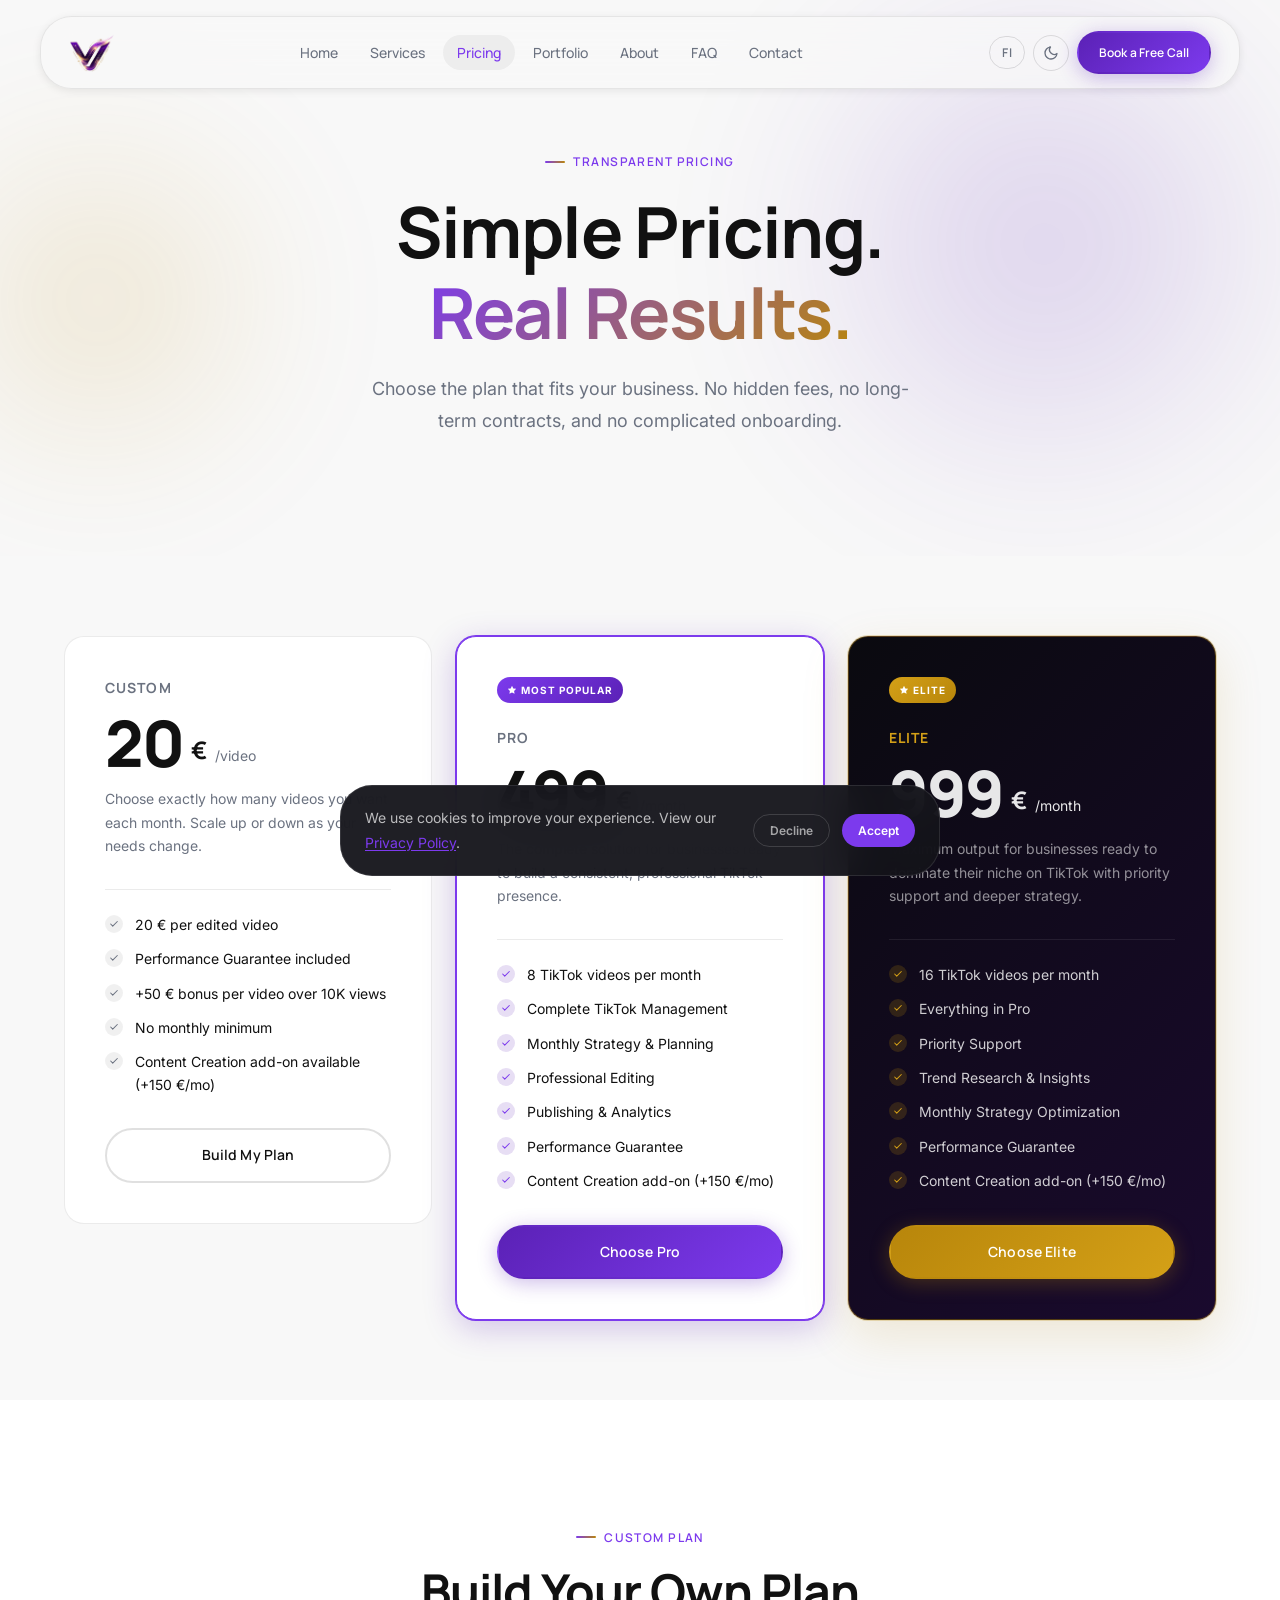
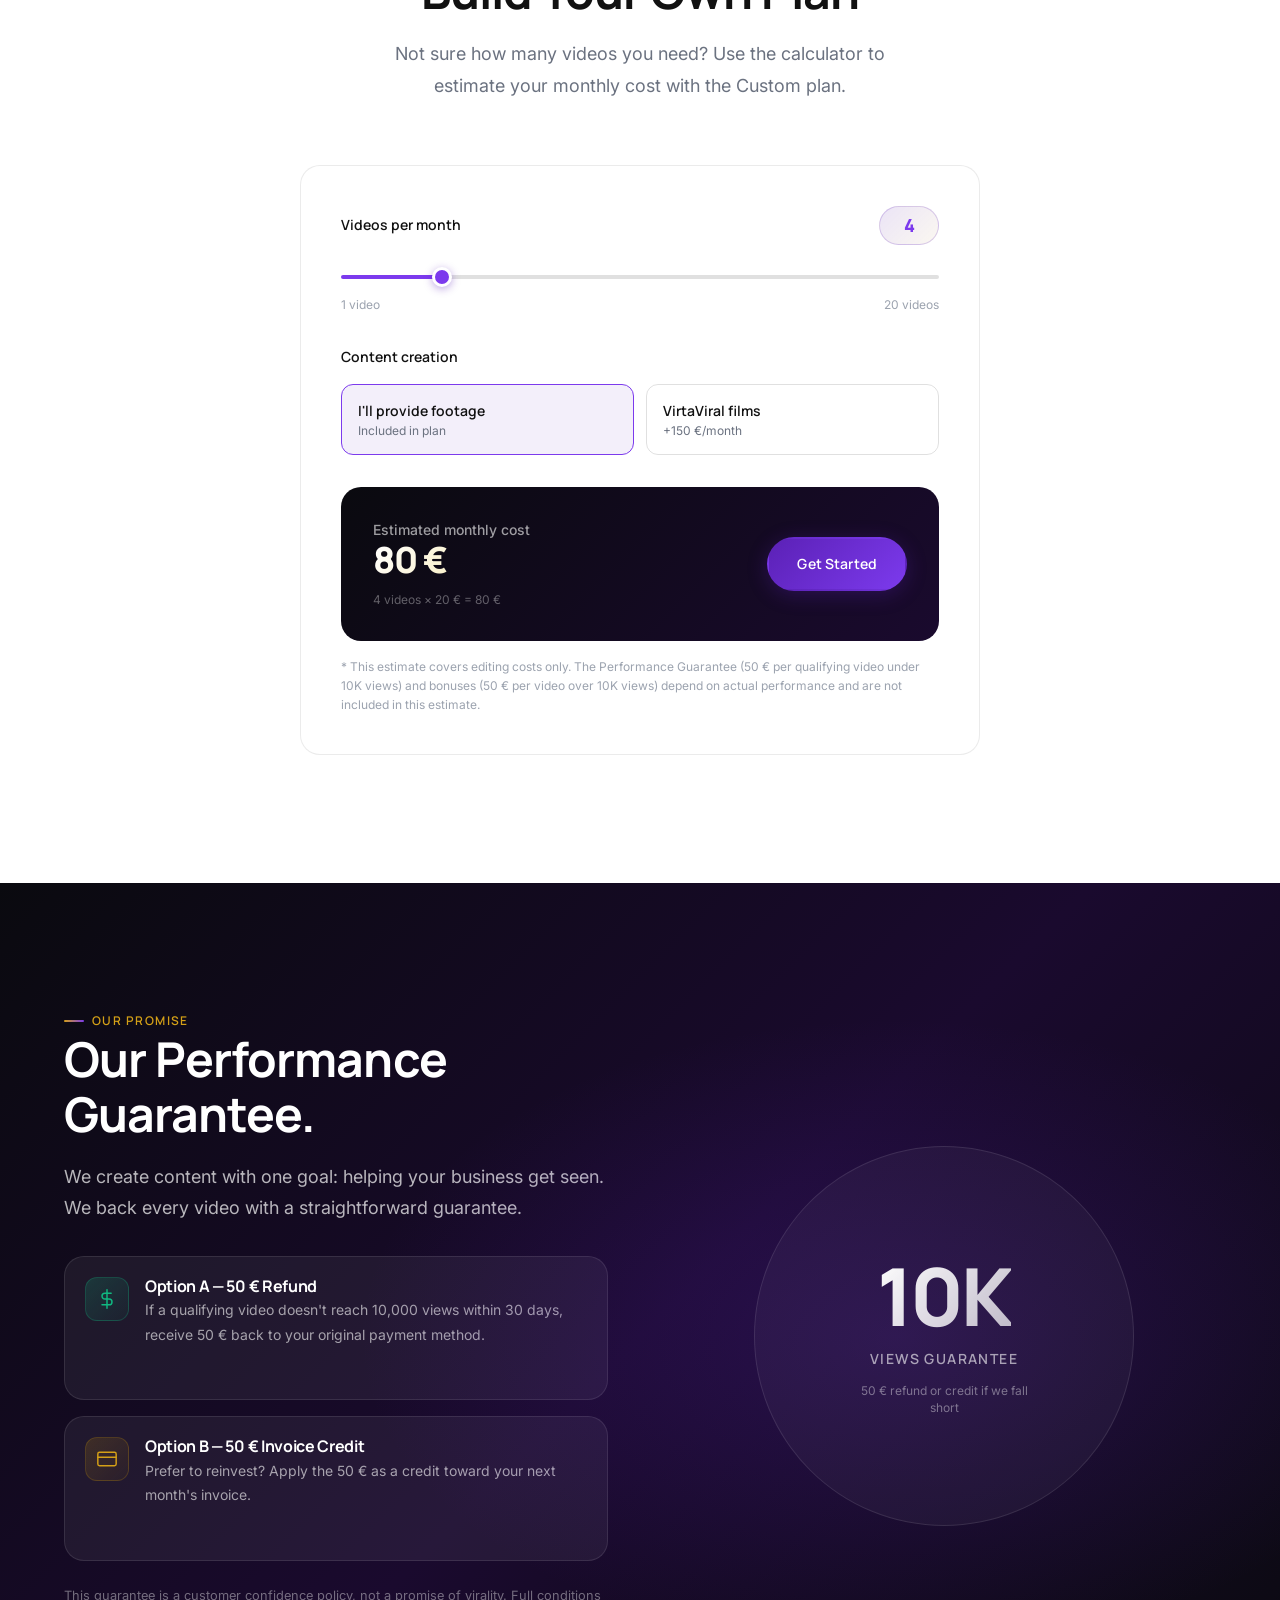
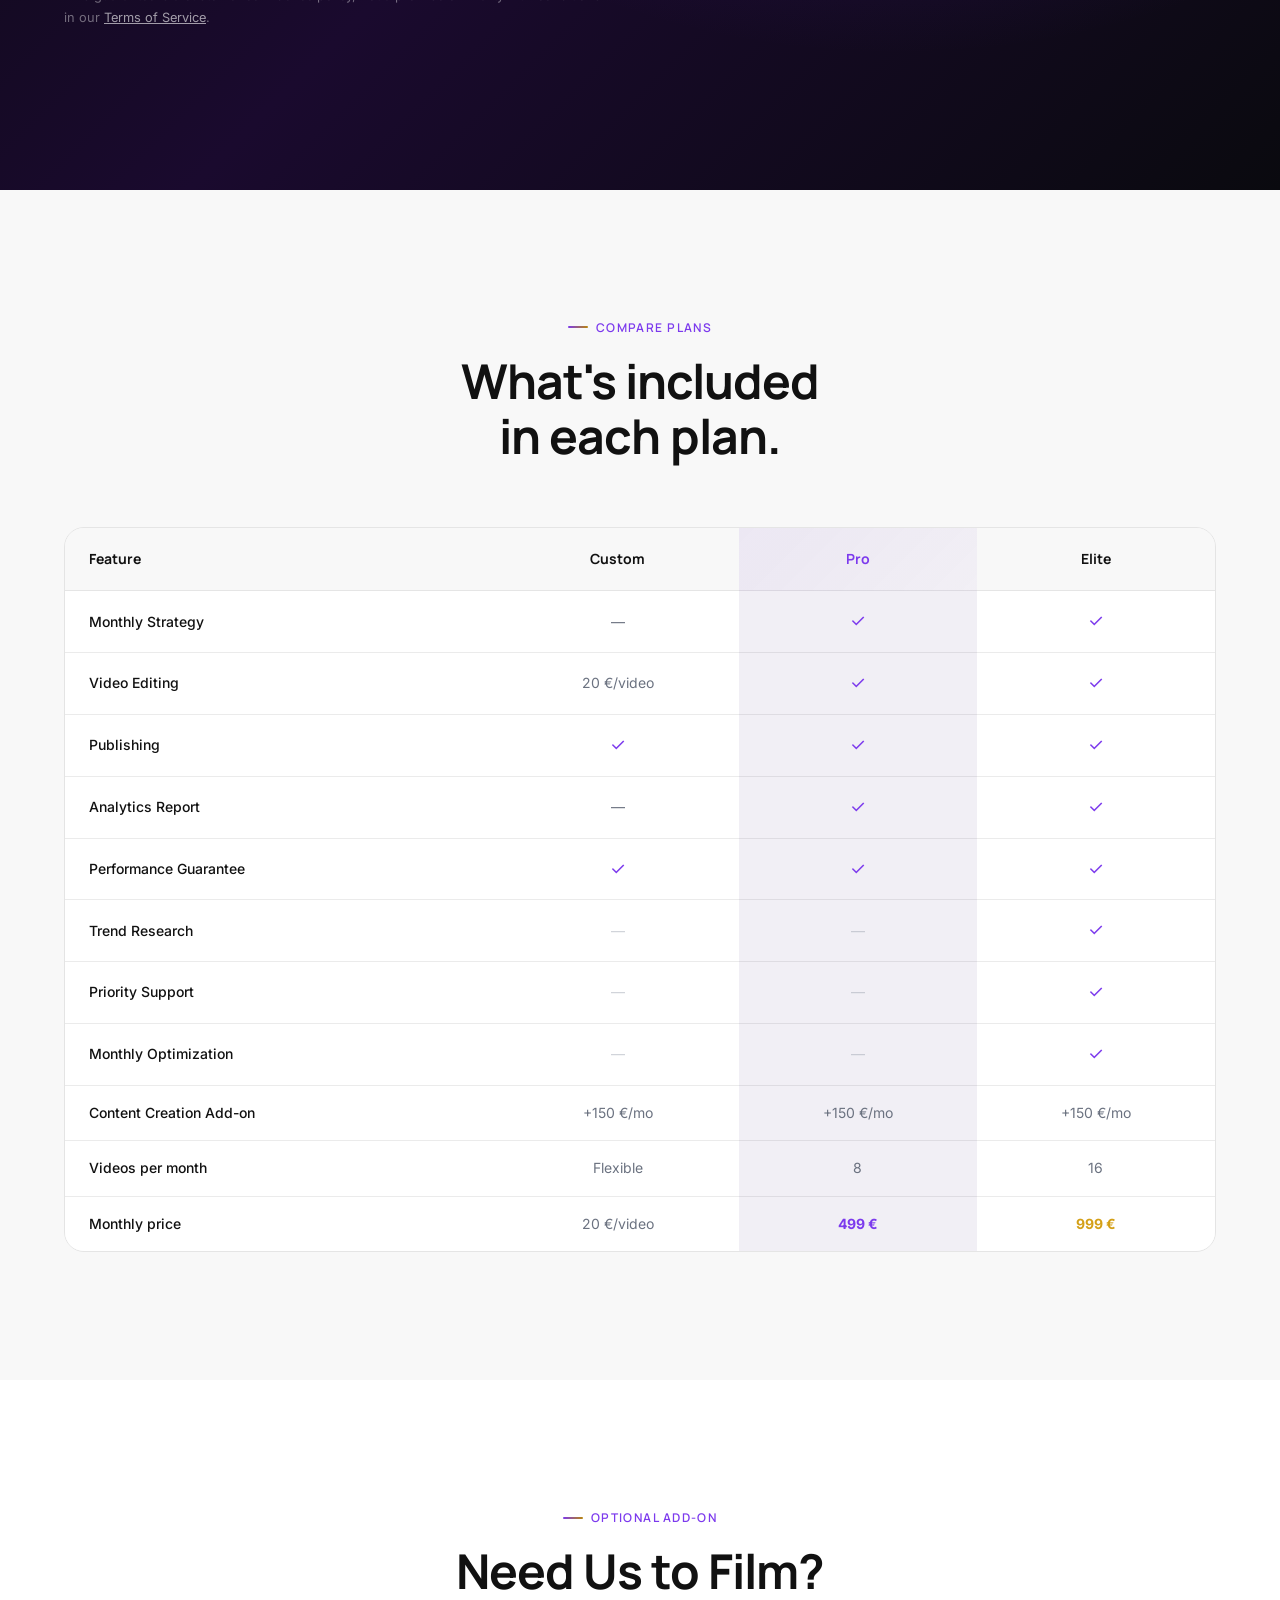
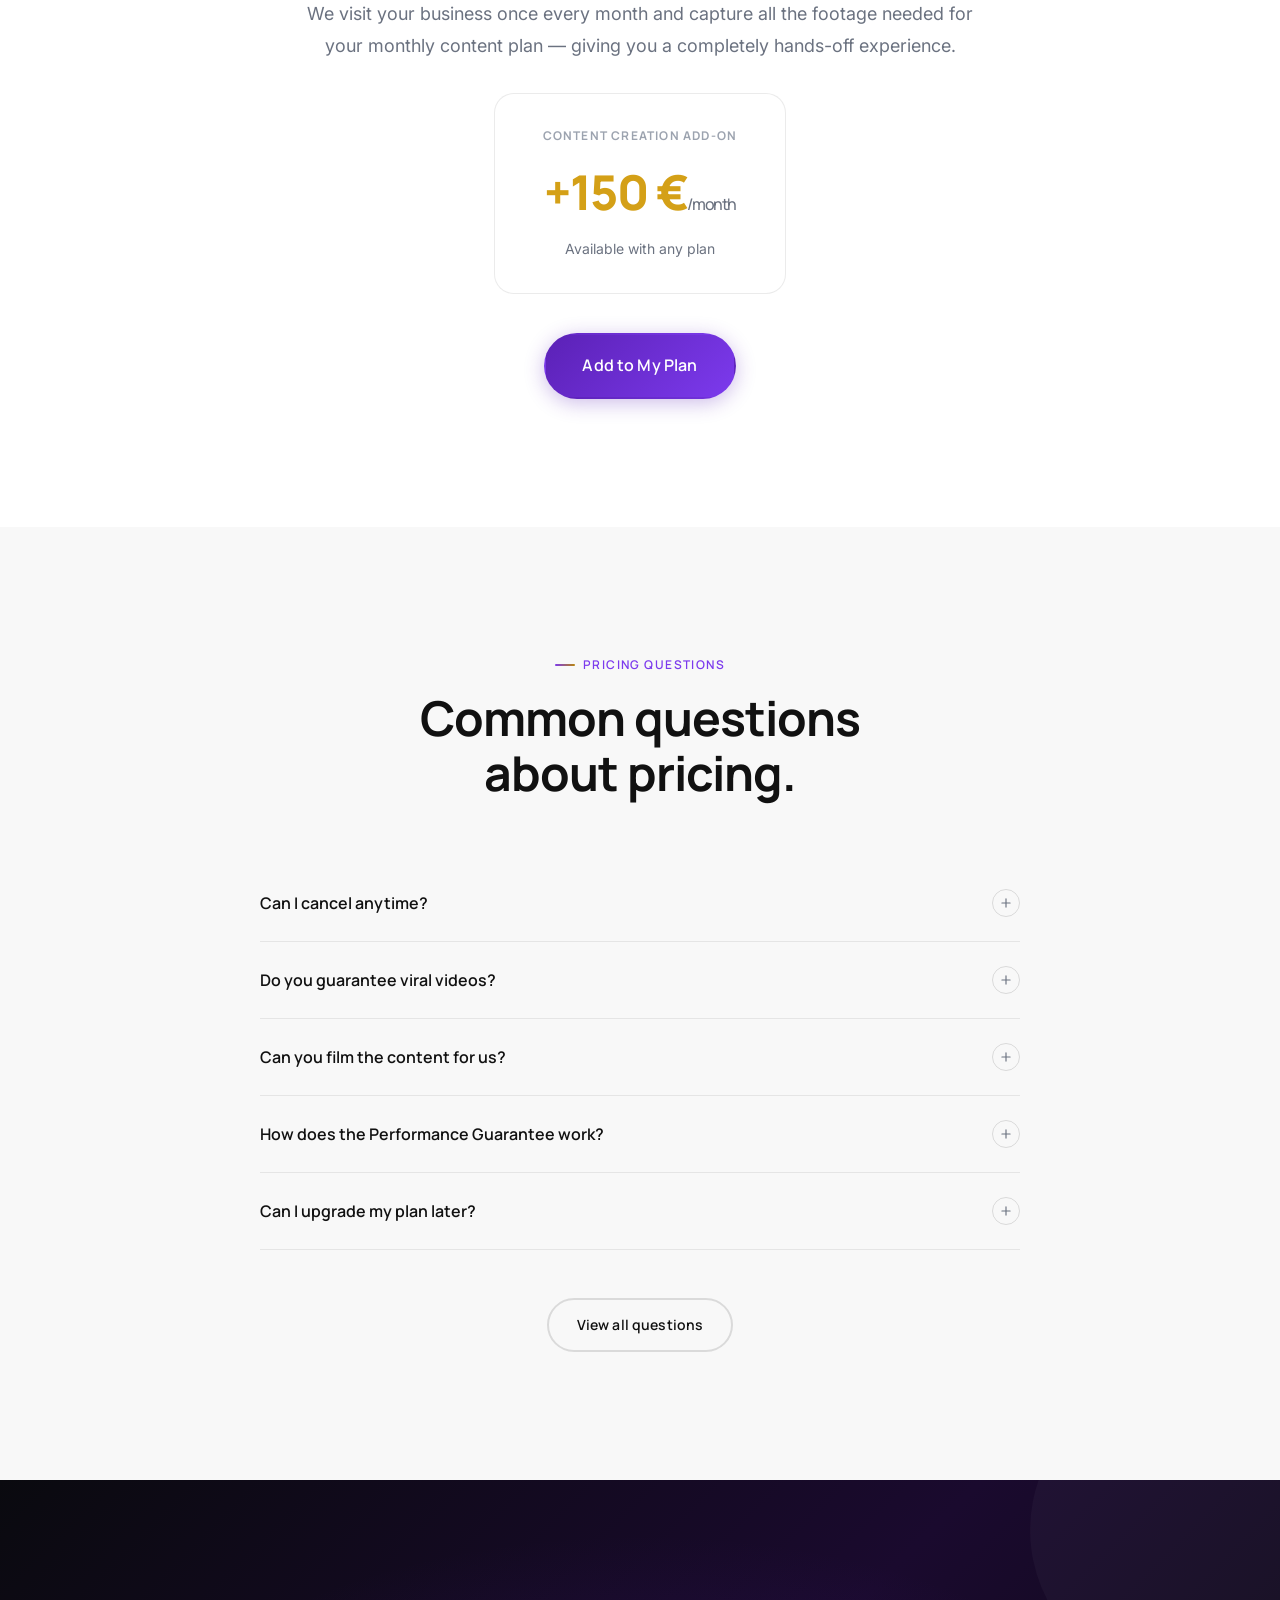
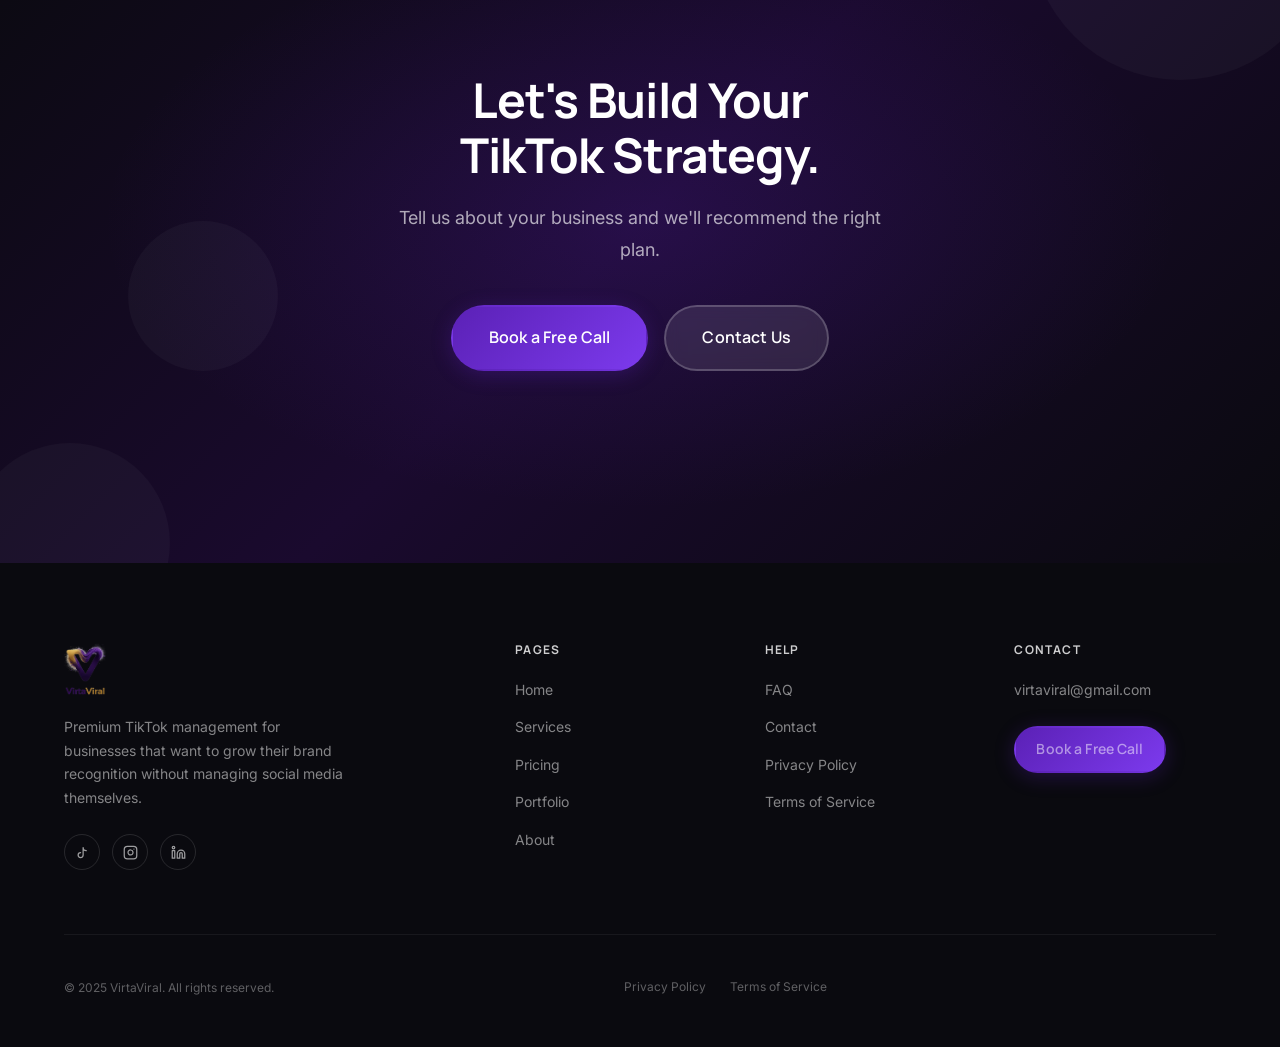
<file: pricing.html>
<!DOCTYPE html>
<html lang="en" data-theme="light" data-lang="en">
<head>
  <meta charset="UTF-8" />
  <meta name="viewport" content="width=device-width, initial-scale=1.0" />
  <title>Pricing — VirtaViral | Simple, Transparent TikTok Management Pricing</title>
  <meta name="description" content="Clear pricing for complete TikTok management. Custom plans from 20 euros/video, Pro at 499 euros/month, and Elite at 999 euros/month. No hidden fees." />
  <meta name="robots" content="index, follow" />
  <meta property="og:title" content="Pricing — VirtaViral" />
  <meta property="og:description" content="Transparent TikTok management pricing. Custom, Pro, and Elite plans." />
  <meta name="theme-color" content="#5B21B6" />
  <link rel="preconnect" href="https://fonts.googleapis.com" />
  <link rel="preconnect" href="https://fonts.gstatic.com" crossorigin />
  <link href="https://fonts.googleapis.com/css2?family=Manrope:wght@400;500;600;700;800&family=Inter:wght@400;500;600&display=swap" rel="stylesheet" />
  <link rel="stylesheet" href="style.css" />
  <style>
    .calc-toggle-btn {
      flex: 1;
      min-width: 140px;
      display: flex;
      flex-direction: column;
      gap: 3px;
      padding: var(--space-4);
      border: 1.5px solid var(--border-medium);
      border-radius: var(--radius-md);
      cursor: pointer;
      transition: all 200ms ease;
      background: transparent;
      text-align: left;
      font-family: var(--font-body);
    }
    .calc-toggle-btn:hover { border-color: var(--color-purple-light); }
    .calc-toggle-btn--active {
      border-color: var(--color-purple-light) !important;
      background: rgba(91,33,182,0.07) !important;
    }
    [data-theme="dark"] .calc-toggle-btn { border-color: rgba(255,255,255,0.12); }
    [data-theme="dark"] .calc-toggle-btn--active { background: rgba(91,33,182,0.18) !important; }
    .calc-toggle-label-title { font-family:var(--font-display); font-size:var(--text-sm); font-weight:600; color:var(--text-primary); display:block; }
    .calc-toggle-label-sub   { font-size:var(--text-xs); color:var(--text-secondary); display:block; }
  </style>
</head>
<body>
<div id="scroll-progress" role="progressbar" aria-hidden="true"></div>
<nav id="navbar" role="navigation" aria-label="Main navigation">
  <div class="nav-inner">
    <a href="index.html" class="nav-logo" aria-label="VirtaViral home">
      <img src="[data-uri]" alt="VirtaViral" data-logo="primary" />
    </a>
    <ul class="nav-links" role="list">
      <li><a href="index.html"     class="nav-link">Home</a></li>
      <li><a href="services.html"  class="nav-link">Services</a></li>
      <li><a href="pricing.html"   class="nav-link active">Pricing</a></li>
      <li><a href="portfolio.html" class="nav-link">Portfolio</a></li>
      <li><a href="about.html"     class="nav-link">About</a></li>
      <li><a href="faq.html"       class="nav-link">FAQ</a></li>
      <li><a href="contact.html"   class="nav-link">Contact</a></li>
    </ul>
    <div class="nav-controls">
      <button class="lang-toggle" aria-label="Switch language">FI</button>
      <button class="theme-toggle" aria-label="Toggle dark mode">
        <svg class="icon-moon" viewBox="0 0 24 24"><path d="M21 12.79A9 9 0 1 1 11.21 3 7 7 0 0 0 21 12.79z"/></svg>
        <svg class="icon-sun"  viewBox="0 0 24 24"><circle cx="12" cy="12" r="5"/><line x1="12" y1="1" x2="12" y2="3"/><line x1="12" y1="21" x2="12" y2="23"/></svg>
      </button>
      <a href="contact.html" class="btn btn-primary btn-sm btn-magnetic">Book a Free Call</a>
      <button class="nav-hamburger" aria-label="Open menu" aria-expanded="false" aria-controls="mobile-menu">
        <span class="hamburger-line"></span><span class="hamburger-line"></span><span class="hamburger-line"></span>
      </button>
    </div>
  </div>
</nav>
<div id="mobile-menu" role="dialog" aria-modal="true" aria-label="Mobile navigation">
  <a href="index.html"     class="mobile-menu-link">Home</a>
  <a href="services.html"  class="mobile-menu-link">Services</a>
  <a href="pricing.html"   class="mobile-menu-link">Pricing</a>
  <a href="portfolio.html" class="mobile-menu-link">Portfolio</a>
  <a href="about.html"     class="mobile-menu-link">About</a>
  <a href="faq.html"       class="mobile-menu-link">FAQ</a>
  <a href="contact.html"   class="mobile-menu-link">Contact</a>
  <a href="contact.html" class="btn btn-primary btn-lg mobile-menu-cta">Book a Free Call</a>
  <div class="mobile-menu-controls">
    <button class="lang-toggle">FI</button>
    <button class="theme-toggle" aria-label="Toggle dark mode">
      <svg class="icon-moon" viewBox="0 0 24 24"><path d="M21 12.79A9 9 0 1 1 11.21 3 7 7 0 0 0 21 12.79z"/></svg>
      <svg class="icon-sun"  viewBox="0 0 24 24"><circle cx="12" cy="12" r="5"/></svg>
    </button>
  </div>
</div>
<main>
<!-- HERO -->
<section class="page-hero">
  <div class="hero-orb hero-orb--1" aria-hidden="true"></div>
  <div class="hero-orb hero-orb--2" aria-hidden="true"></div>
  <div class="container">
    <div class="page-hero-content reveal reveal-up">
      <span class="eyebrow">Transparent Pricing</span>
      <h1>Simple Pricing.<br/><span class="text-gradient">Real Results.</span></h1>
      <p>Choose the plan that fits your business. No hidden fees, no long-term contracts, and no complicated onboarding.</p>
    </div>
  </div>
</section>

<!-- PRICING CARDS -->
<section class="section--sm" aria-labelledby="plans-heading">
  <div class="container">
    <h2 id="plans-heading" class="visually-hidden">Pricing Plans</h2>
    <div class="pricing-grid">
      <!-- Custom -->
      <div class="card pricing-card reveal reveal-up delay-1">
        <div class="pricing-name">Custom</div>
        <div class="pricing-price">
          <span class="pricing-amount">20</span>
          <span class="pricing-currency">&#8364;</span>
          <span class="pricing-period">/video</span>
        </div>
        <p class="pricing-desc">Choose exactly how many videos you want each month. Scale up or down as your needs change.</p>
        <div class="pricing-divider"></div>
        <ul class="pricing-features">
          <li class="pricing-feature"><span class="pricing-feature-check"><svg viewBox="0 0 24 24"><polyline points="20 6 9 17 4 12"/></svg></span>20 &#8364; per edited video</li>
          <li class="pricing-feature"><span class="pricing-feature-check"><svg viewBox="0 0 24 24"><polyline points="20 6 9 17 4 12"/></svg></span>Performance Guarantee included</li>
          <li class="pricing-feature"><span class="pricing-feature-check"><svg viewBox="0 0 24 24"><polyline points="20 6 9 17 4 12"/></svg></span>+50 &#8364; bonus per video over 10K views</li>
          <li class="pricing-feature"><span class="pricing-feature-check"><svg viewBox="0 0 24 24"><polyline points="20 6 9 17 4 12"/></svg></span>No monthly minimum</li>
          <li class="pricing-feature"><span class="pricing-feature-check"><svg viewBox="0 0 24 24"><polyline points="20 6 9 17 4 12"/></svg></span>Content Creation add-on available (+150 &#8364;/mo)</li>
        </ul>
        <a href="contact.html" class="btn btn-secondary" style="width:100%;justify-content:center;">Build My Plan</a>
      </div>
      <!-- Pro -->
      <div class="card pricing-card pricing-card--featured reveal reveal-up delay-2">
        <div class="pricing-badge pricing-badge--popular">
          <svg width="10" height="10" viewBox="0 0 24 24" fill="currentColor"><polygon points="12 2 15.09 8.26 22 9.27 17 14.14 18.18 21.02 12 17.77 5.82 21.02 7 14.14 2 9.27 8.91 8.26 12 2"/></svg>
          Most Popular
        </div>
        <div class="pricing-name">Pro</div>
        <div class="pricing-price">
          <span class="pricing-amount">499</span>
          <span class="pricing-currency">&#8364;</span>
          <span class="pricing-period">/month</span>
        </div>
        <p class="pricing-desc">The complete solution for businesses ready to build a consistent, professional TikTok presence.</p>
        <div class="pricing-divider"></div>
        <ul class="pricing-features">
          <li class="pricing-feature"><span class="pricing-feature-check"><svg viewBox="0 0 24 24"><polyline points="20 6 9 17 4 12"/></svg></span>8 TikTok videos per month</li>
          <li class="pricing-feature"><span class="pricing-feature-check"><svg viewBox="0 0 24 24"><polyline points="20 6 9 17 4 12"/></svg></span>Complete TikTok Management</li>
          <li class="pricing-feature"><span class="pricing-feature-check"><svg viewBox="0 0 24 24"><polyline points="20 6 9 17 4 12"/></svg></span>Monthly Strategy &amp; Planning</li>
          <li class="pricing-feature"><span class="pricing-feature-check"><svg viewBox="0 0 24 24"><polyline points="20 6 9 17 4 12"/></svg></span>Professional Editing</li>
          <li class="pricing-feature"><span class="pricing-feature-check"><svg viewBox="0 0 24 24"><polyline points="20 6 9 17 4 12"/></svg></span>Publishing &amp; Analytics</li>
          <li class="pricing-feature"><span class="pricing-feature-check"><svg viewBox="0 0 24 24"><polyline points="20 6 9 17 4 12"/></svg></span>Performance Guarantee</li>
          <li class="pricing-feature"><span class="pricing-feature-check"><svg viewBox="0 0 24 24"><polyline points="20 6 9 17 4 12"/></svg></span>Content Creation add-on (+150 &#8364;/mo)</li>
        </ul>
        <a href="contact.html" class="btn btn-primary" style="width:100%;justify-content:center;">Choose Pro</a>
      </div>
      <!-- Elite -->
      <div class="card pricing-card pricing-card--elite reveal reveal-up delay-3">
        <div class="pricing-badge pricing-badge--elite">
          <svg width="10" height="10" viewBox="0 0 24 24" fill="currentColor"><polygon points="12 2 15.09 8.26 22 9.27 17 14.14 18.18 21.02 12 17.77 5.82 21.02 7 14.14 2 9.27 8.91 8.26 12 2"/></svg>
          Elite
        </div>
        <div class="pricing-name">Elite</div>
        <div class="pricing-price">
          <span class="pricing-amount">999</span>
          <span class="pricing-currency">&#8364;</span>
          <span class="pricing-period">/month</span>
        </div>
        <p class="pricing-desc">Maximum output for businesses ready to dominate their niche on TikTok with priority support and deeper strategy.</p>
        <div class="pricing-divider"></div>
        <ul class="pricing-features">
          <li class="pricing-feature"><span class="pricing-feature-check"><svg viewBox="0 0 24 24"><polyline points="20 6 9 17 4 12"/></svg></span>16 TikTok videos per month</li>
          <li class="pricing-feature"><span class="pricing-feature-check"><svg viewBox="0 0 24 24"><polyline points="20 6 9 17 4 12"/></svg></span>Everything in Pro</li>
          <li class="pricing-feature"><span class="pricing-feature-check"><svg viewBox="0 0 24 24"><polyline points="20 6 9 17 4 12"/></svg></span>Priority Support</li>
          <li class="pricing-feature"><span class="pricing-feature-check"><svg viewBox="0 0 24 24"><polyline points="20 6 9 17 4 12"/></svg></span>Trend Research &amp; Insights</li>
          <li class="pricing-feature"><span class="pricing-feature-check"><svg viewBox="0 0 24 24"><polyline points="20 6 9 17 4 12"/></svg></span>Monthly Strategy Optimization</li>
          <li class="pricing-feature"><span class="pricing-feature-check"><svg viewBox="0 0 24 24"><polyline points="20 6 9 17 4 12"/></svg></span>Performance Guarantee</li>
          <li class="pricing-feature"><span class="pricing-feature-check"><svg viewBox="0 0 24 24"><polyline points="20 6 9 17 4 12"/></svg></span>Content Creation add-on (+150 &#8364;/mo)</li>
        </ul>
        <a href="contact.html" class="btn btn-gold" style="width:100%;justify-content:center;">Choose Elite</a>
      </div>
    </div>
  </div>
</section>

<!-- CALCULATOR -->
<section class="section" style="background:var(--bg-secondary);" aria-labelledby="calculator-heading">
  <div class="container">
    <div class="section-header reveal reveal-up">
      <span class="eyebrow">Custom Plan</span>
      <h2 id="calculator-heading">Build Your Own Plan</h2>
      <p>Not sure how many videos you need? Use the calculator to estimate your monthly cost with the Custom plan.</p>
    </div>
    <div class="calculator-wrap reveal reveal-up">
      <div class="card calculator-card">
        <!-- Slider -->
        <div class="calc-field">
          <label class="calc-label" for="calc-videos">
            Videos per month
            <span class="calc-value-badge" id="calc-count">4</span>
          </label>
          <input type="range" id="calc-videos" class="calc-slider" min="1" max="20" value="4" aria-label="Number of videos per month" />
          <div style="display:flex;justify-content:space-between;margin-top:0.5rem;">
            <span style="font-size:0.75rem;color:var(--text-tertiary);">1 video</span>
            <span style="font-size:0.75rem;color:var(--text-tertiary);">20 videos</span>
          </div>
        </div>
        <!-- Toggle buttons — no hidden radio inputs -->
        <div class="calc-field">
          <span class="calc-label" style="display:block;margin-bottom:1rem;">Content creation</span>
          <div class="calc-toggle-group" id="filming-toggle">
            <button type="button" class="calc-toggle-btn calc-toggle-btn--active" id="btn-no-filming" data-filming="no" aria-pressed="true">
              <span class="calc-toggle-label-title">I'll provide footage</span>
              <span class="calc-toggle-label-sub">Included in plan</span>
            </button>
            <button type="button" class="calc-toggle-btn" id="btn-yes-filming" data-filming="yes" aria-pressed="false">
              <span class="calc-toggle-label-title">VirtaViral films</span>
              <span class="calc-toggle-label-sub">+150 &#8364;/month</span>
            </button>
          </div>
        </div>
        <!-- Result -->
        <div class="calc-result">
          <div>
            <div class="calc-result-label">Estimated monthly cost</div>
            <div class="calc-result-amount" id="calc-result-amount">80 &#8364;</div>
            <div class="calc-result-disclaimer" id="calc-breakdown">4 videos &times; 20 &#8364; = 80 &#8364;</div>
          </div>
          <a href="contact.html" class="btn btn-primary">Get Started</a>
        </div>
        <p style="font-size:0.75rem;color:var(--text-tertiary);margin-top:1rem;line-height:1.6;">
          * This estimate covers editing costs only. The Performance Guarantee (50 &#8364; per qualifying video under 10K views) and bonuses (50 &#8364; per video over 10K views) depend on actual performance and are not included in this estimate.
        </p>
      </div>
    </div>
  </div>
</section>

<!-- GUARANTEE -->
<section class="section guarantee-section" aria-labelledby="pricing-guarantee-heading">
  <div class="container">
    <div class="guarantee-grid">
      <div class="guarantee-content reveal reveal-left">
        <span class="eyebrow">Our Promise</span>
        <h2 id="pricing-guarantee-heading">Our Performance<br/>Guarantee.</h2>
        <p>We create content with one goal: helping your business get seen. We back every video with a straightforward guarantee.</p>
        <div class="guarantee-options">
          <div class="guarantee-option">
            <div class="guarantee-option-icon guarantee-option-icon--refund">
              <svg viewBox="0 0 24 24"><line x1="12" y1="1" x2="12" y2="23"/><path d="M17 5H9.5a3.5 3.5 0 0 0 0 7h5a3.5 3.5 0 0 1 0 7H6"/></svg>
            </div>
            <div class="guarantee-option-text">
              <h4>Option A &#8212; 50 &#8364; Refund</h4>
              <p>If a qualifying video doesn't reach 10,000 views within 30 days, receive 50 &#8364; back to your original payment method.</p>
            </div>
          </div>
          <div class="guarantee-option">
            <div class="guarantee-option-icon guarantee-option-icon--credit">
              <svg viewBox="0 0 24 24"><rect x="1" y="4" width="22" height="16" rx="2" ry="2"/><line x1="1" y1="10" x2="23" y2="10"/></svg>
            </div>
            <div class="guarantee-option-text">
              <h4>Option B &#8212; 50 &#8364; Invoice Credit</h4>
              <p>Prefer to reinvest? Apply the 50 &#8364; as a credit toward your next month's invoice.</p>
            </div>
          </div>
        </div>
        <p style="margin-top:1.5rem;font-size:0.8rem;color:rgba(255,255,255,0.40);">
          This guarantee is a customer confidence policy, not a promise of virality. Full conditions in our <a href="terms.html" style="color:rgba(255,255,255,0.60);text-decoration:underline;">Terms of Service</a>.
        </p>
      </div>
      <div class="guarantee-visual reveal reveal-right">
        <div class="guarantee-badge">
          <div class="guarantee-badge-inner">
            <span class="guarantee-badge-num">10K</span>
            <span class="guarantee-badge-label">Views Guarantee</span>
            <span class="guarantee-badge-sub">50 &#8364; refund or credit if we fall short</span>
          </div>
        </div>
      </div>
    </div>
  </div>
</section>

<!-- COMPARISON TABLE -->
<section class="section" aria-labelledby="comparison-heading">
  <div class="container">
    <div class="section-header reveal reveal-up">
      <span class="eyebrow">Compare Plans</span>
      <h2 id="comparison-heading">What's included<br/>in each plan.</h2>
    </div>
    <div class="comparison-table-wrap reveal reveal-up">
      <table class="comparison-table" role="table" aria-label="Plan comparison">
        <thead>
          <tr>
            <th scope="col">Feature</th>
            <th scope="col">Custom</th>
            <th scope="col" class="col-featured">Pro</th>
            <th scope="col">Elite</th>
          </tr>
        </thead>
        <tbody>
          <tr><td>Monthly Strategy</td><td>&#8212;</td><td class="col-featured"><span class="check-yes">&#10003;</span></td><td><span class="check-yes">&#10003;</span></td></tr>
          <tr><td>Video Editing</td><td>20 &#8364;/video</td><td class="col-featured"><span class="check-yes">&#10003;</span></td><td><span class="check-yes">&#10003;</span></td></tr>
          <tr><td>Publishing</td><td><span class="check-yes">&#10003;</span></td><td class="col-featured"><span class="check-yes">&#10003;</span></td><td><span class="check-yes">&#10003;</span></td></tr>
          <tr><td>Analytics Report</td><td>&#8212;</td><td class="col-featured"><span class="check-yes">&#10003;</span></td><td><span class="check-yes">&#10003;</span></td></tr>
          <tr><td>Performance Guarantee</td><td><span class="check-yes">&#10003;</span></td><td class="col-featured"><span class="check-yes">&#10003;</span></td><td><span class="check-yes">&#10003;</span></td></tr>
          <tr><td>Trend Research</td><td><span class="check-no">&#8212;</span></td><td class="col-featured"><span class="check-no">&#8212;</span></td><td><span class="check-yes">&#10003;</span></td></tr>
          <tr><td>Priority Support</td><td><span class="check-no">&#8212;</span></td><td class="col-featured"><span class="check-no">&#8212;</span></td><td><span class="check-yes">&#10003;</span></td></tr>
          <tr><td>Monthly Optimization</td><td><span class="check-no">&#8212;</span></td><td class="col-featured"><span class="check-no">&#8212;</span></td><td><span class="check-yes">&#10003;</span></td></tr>
          <tr><td>Content Creation Add-on</td><td>+150 &#8364;/mo</td><td class="col-featured">+150 &#8364;/mo</td><td>+150 &#8364;/mo</td></tr>
          <tr><td>Videos per month</td><td>Flexible</td><td class="col-featured">8</td><td>16</td></tr>
          <tr>
            <td>Monthly price</td>
            <td>20 &#8364;/video</td>
            <td class="col-featured" style="font-weight:700;color:var(--color-purple-light);">499 &#8364;</td>
            <td style="font-weight:700;color:var(--color-gold-light);">999 &#8364;</td>
          </tr>
        </tbody>
      </table>
    </div>
  </div>
</section>

<!-- ADD-ON -->
<section class="section" style="background:var(--bg-secondary);" aria-labelledby="addon-heading">
  <div class="container">
    <div style="max-width:680px;margin:0 auto;text-align:center;" class="reveal reveal-up">
      <span class="eyebrow" style="justify-content:center;margin-bottom:1rem;">Optional Add-on</span>
      <h2 id="addon-heading">Need Us to Film?</h2>
      <p style="margin-bottom:2rem;font-size:var(--text-lg);">We visit your business once every month and capture all the footage needed for your monthly content plan &#8212; giving you a completely hands-off experience.</p>
      <div class="card" style="display:inline-block;padding:2rem 3rem;text-align:center;margin-bottom:2rem;">
        <div style="font-family:var(--font-display);font-size:0.75rem;font-weight:700;letter-spacing:0.10em;text-transform:uppercase;color:var(--text-tertiary);margin-bottom:0.5rem;">Content Creation Add-on</div>
        <div style="font-family:var(--font-display);font-size:3rem;font-weight:800;letter-spacing:-0.03em;color:var(--color-gold-light);">+150 &#8364;<span style="font-size:1rem;font-weight:500;color:var(--text-secondary);">/month</span></div>
        <div style="font-size:0.875rem;color:var(--text-secondary);margin-top:0.5rem;">Available with any plan</div>
      </div>
      <div><a href="contact.html" class="btn btn-primary btn-lg btn-magnetic">Add to My Plan</a></div>
    </div>
  </div>
</section>

<!-- FAQ -->
<section class="section" aria-labelledby="pricing-faq-heading">
  <div class="container">
    <div class="section-header reveal reveal-up">
      <span class="eyebrow">Pricing Questions</span>
      <h2 id="pricing-faq-heading">Common questions<br/>about pricing.</h2>
    </div>
    <div class="faq-list reveal reveal-up">
      <div class="faq-item">
        <button class="faq-question" aria-expanded="false">Can I cancel anytime?<span class="faq-icon"><svg viewBox="0 0 24 24"><line x1="12" y1="5" x2="12" y2="19"/><line x1="5" y1="12" x2="19" y2="12"/></svg></span></button>
        <div class="faq-answer"><p>Yes. No long-term contracts. Cancel before your next billing cycle with no penalties.</p></div>
      </div>
      <div class="faq-item">
        <button class="faq-question" aria-expanded="false">Do you guarantee viral videos?<span class="faq-icon"><svg viewBox="0 0 24 24"><line x1="12" y1="5" x2="12" y2="19"/><line x1="5" y1="12" x2="19" y2="12"/></svg></span></button>
        <div class="faq-answer"><p>No. No one can honestly guarantee virality. We focus on professional, strategy-driven content &#8212; and our Performance Guarantee provides compensation if individual videos underperform.</p></div>
      </div>
      <div class="faq-item">
        <button class="faq-question" aria-expanded="false">Can you film the content for us?<span class="faq-icon"><svg viewBox="0 0 24 24"><line x1="12" y1="5" x2="12" y2="19"/><line x1="5" y1="12" x2="19" y2="12"/></svg></span></button>
        <div class="faq-answer"><p>Yes. Our Content Creation add-on (+150 &#8364;/month) means we visit your business once every month and capture all the footage needed. Available with any plan.</p></div>
      </div>
      <div class="faq-item">
        <button class="faq-question" aria-expanded="false">How does the Performance Guarantee work?<span class="faq-icon"><svg viewBox="0 0 24 24"><line x1="12" y1="5" x2="12" y2="19"/><line x1="5" y1="12" x2="19" y2="12"/></svg></span></button>
        <div class="faq-answer"><p>If a qualifying video doesn't reach 10,000 views within the agreed measurement period (typically 30 days), you choose between a 50 &#8364; refund or a 50 &#8364; credit toward your next invoice. Subject to Terms of Service conditions.</p></div>
      </div>
      <div class="faq-item">
        <button class="faq-question" aria-expanded="false">Can I upgrade my plan later?<span class="faq-icon"><svg viewBox="0 0 24 24"><line x1="12" y1="5" x2="12" y2="19"/><line x1="5" y1="12" x2="19" y2="12"/></svg></span></button>
        <div class="faq-answer"><p>Absolutely. Move between plans at the start of your next billing cycle. Just let us know.</p></div>
      </div>
    </div>
    <div style="text-align:center;margin-top:3rem;"><a href="faq.html" class="btn btn-secondary">View all questions</a></div>
  </div>
</section>

<!-- CTA -->
<section class="section--lg cta-dark" aria-labelledby="pricing-cta-heading">
  <div class="cta-dots" aria-hidden="true"><div class="cta-dot"></div><div class="cta-dot"></div><div class="cta-dot"></div></div>
  <div class="container" style="position:relative;z-index:2;text-align:center;">
    <div class="reveal reveal-up">
      <h2 id="pricing-cta-heading" style="color:#fff;">Let's Build Your<br/>TikTok Strategy.</h2>
      <p>Tell us about your business and we'll recommend the right plan.</p>
      <div class="cta-actions">
        <a href="contact.html" class="btn btn-primary btn-lg btn-magnetic">Book a Free Call</a>
        <a href="contact.html" class="btn btn-ghost btn-lg">Contact Us</a>
      </div>
    </div>
  </div>
</section>
</main>

<footer role="contentinfo">
  <div class="container">
    <div class="footer-grid">
      <div class="footer-brand">
        <img src="[data-uri]" alt="VirtaViral" data-logo="stacked" />
        <p>Premium TikTok management for businesses that want to grow their brand recognition without managing social media themselves.</p>
        <div class="footer-social">
          <a href="#" aria-label="TikTok"><svg viewBox="0 0 24 24"><path d="M9 12a4 4 0 1 0 4 4V4a5 5 0 0 0 5 5"/></svg></a>
          <a href="#" aria-label="Instagram"><svg viewBox="0 0 24 24"><rect x="2" y="2" width="20" height="20" rx="5" ry="5"/><path d="M16 11.37A4 4 0 1 1 12.63 8 4 4 0 0 1 16 11.37z"/><line x1="17.5" y1="6.5" x2="17.51" y2="6.5"/></svg></a>
          <a href="#" aria-label="LinkedIn"><svg viewBox="0 0 24 24"><path d="M16 8a6 6 0 0 1 6 6v7h-4v-7a2 2 0 0 0-4 0v7h-4v-7a6 6 0 0 1 6-6z"/><rect x="2" y="9" width="4" height="12"/><circle cx="4" cy="4" r="2"/></svg></a>
        </div>
      </div>
      <div><h3 class="footer-col-title">Pages</h3><ul class="footer-links"><li><a href="index.html">Home</a></li><li><a href="services.html">Services</a></li><li><a href="pricing.html">Pricing</a></li><li><a href="portfolio.html">Portfolio</a></li><li><a href="about.html">About</a></li></ul></div>
      <div><h3 class="footer-col-title">Help</h3><ul class="footer-links"><li><a href="faq.html">FAQ</a></li><li><a href="contact.html">Contact</a></li><li><a href="privacy.html">Privacy Policy</a></li><li><a href="terms.html">Terms of Service</a></li></ul></div>
      <div><h3 class="footer-col-title">Contact</h3><ul class="footer-links"><li><a href="mailto:virtaviral@gmail.com">virtaviral@gmail.com</a></li><li><a href="contact.html" class="btn btn-primary btn-sm" style="margin-top:0.75rem;display:inline-flex;">Book a Free Call</a></li></ul></div>
    </div>
    <div class="footer-bottom">
      <p class="footer-copyright">&#169; 2025 VirtaViral. All rights reserved.</p>
      <div class="footer-legal"><a href="privacy.html">Privacy Policy</a><a href="terms.html">Terms of Service</a></div>
      <button id="back-to-top" aria-label="Back to top"><svg viewBox="0 0 24 24"><polyline points="18 15 12 9 6 15"/></svg></button>
    </div>
  </div>
</footer>
<div id="cookie-notice" role="dialog" aria-label="Cookie notice">
  <p>We use cookies to improve your experience. View our <a href="privacy.html">Privacy Policy</a>.</p>
  <div class="cookie-actions">
    <button class="cookie-btn cookie-btn-decline">Decline</button>
    <button class="cookie-btn cookie-btn-accept">Accept</button>
  </div>
</div>
<script src="assets.js"></script>
<script src="script.js"></script>
</body>
</html>
</file>
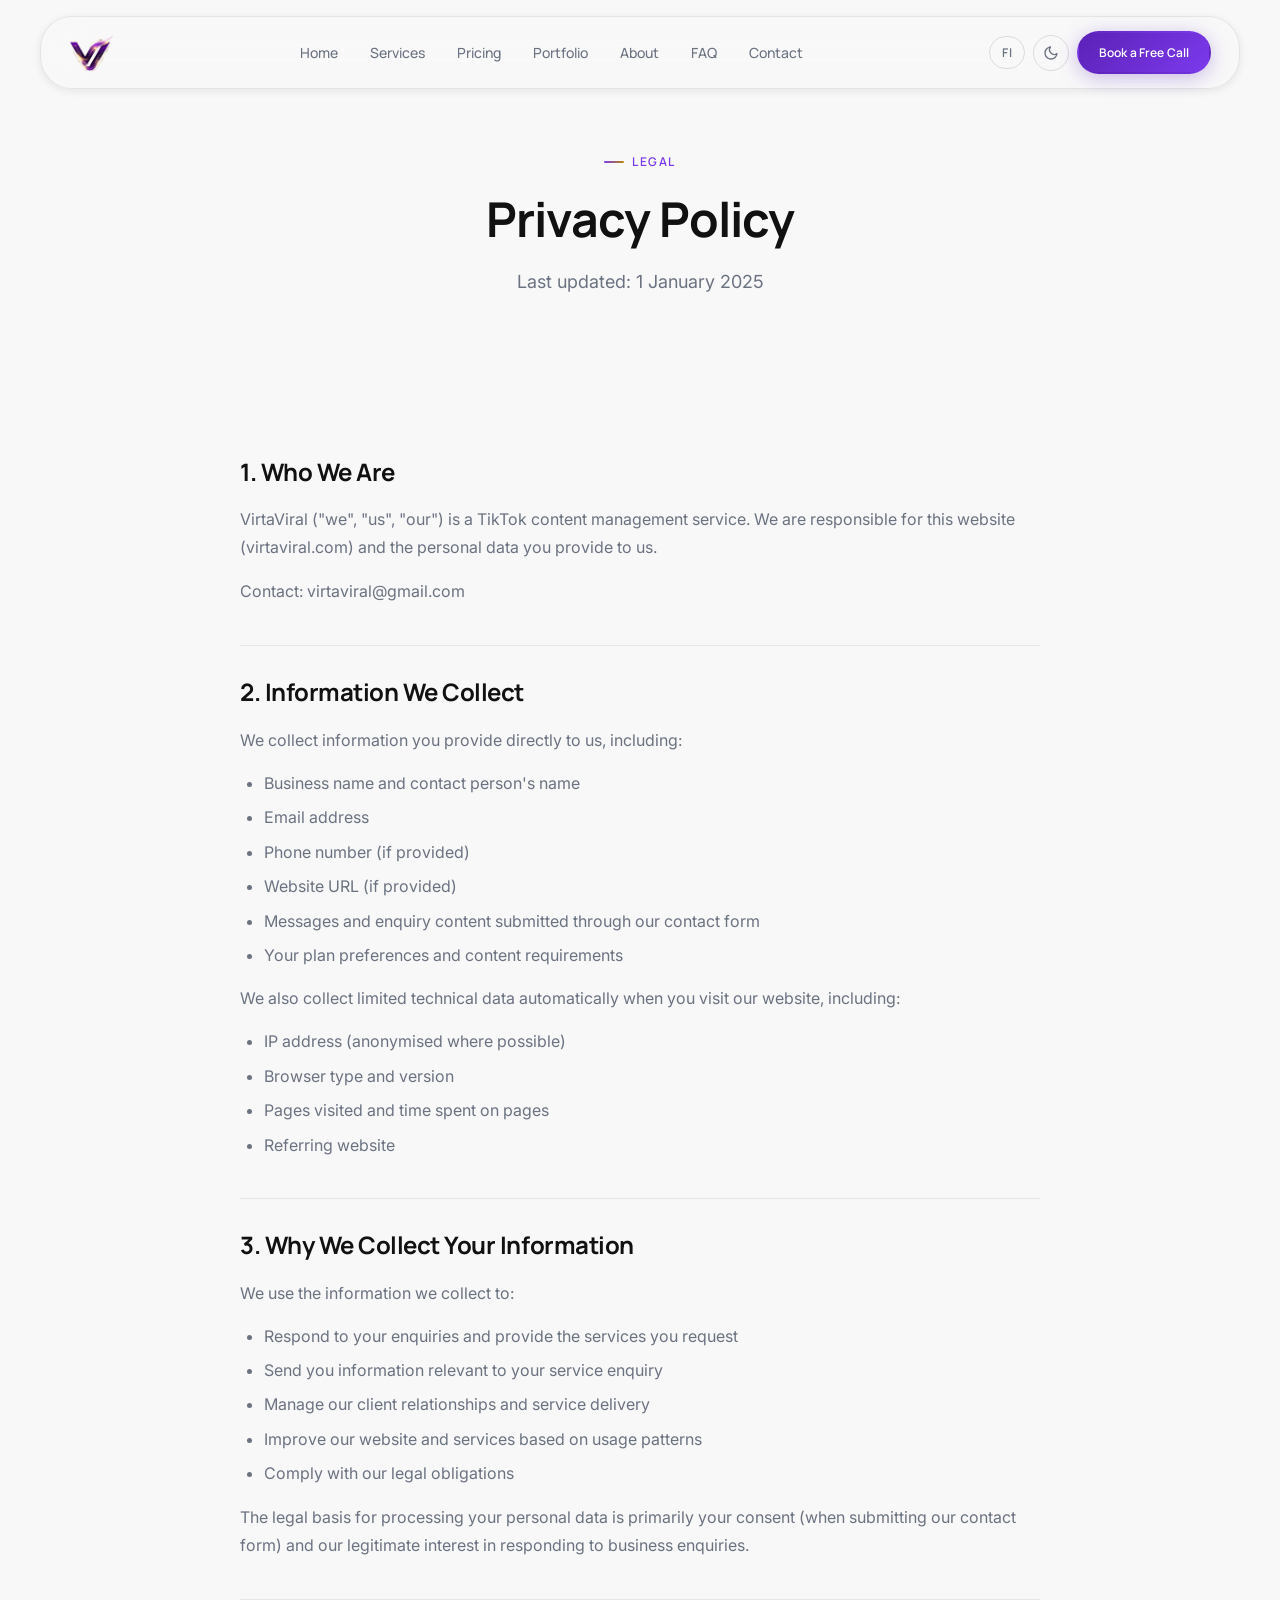
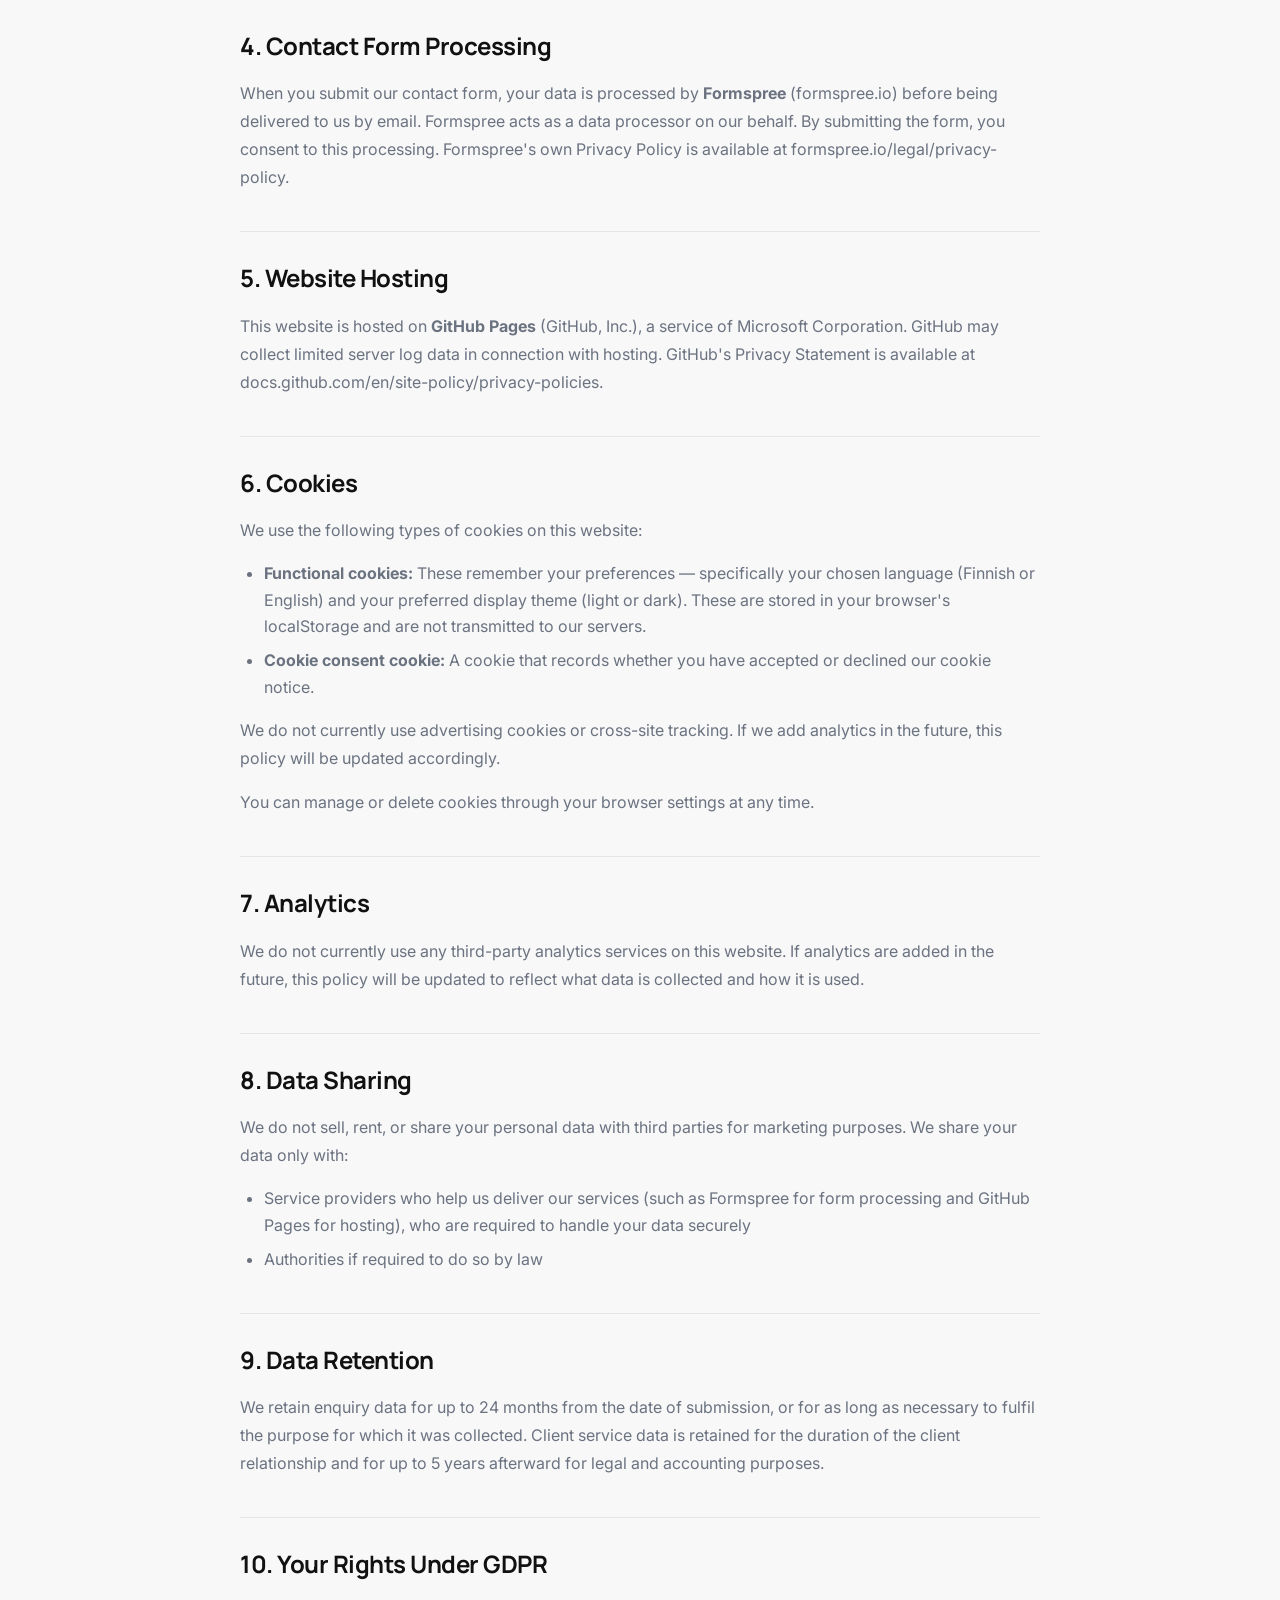
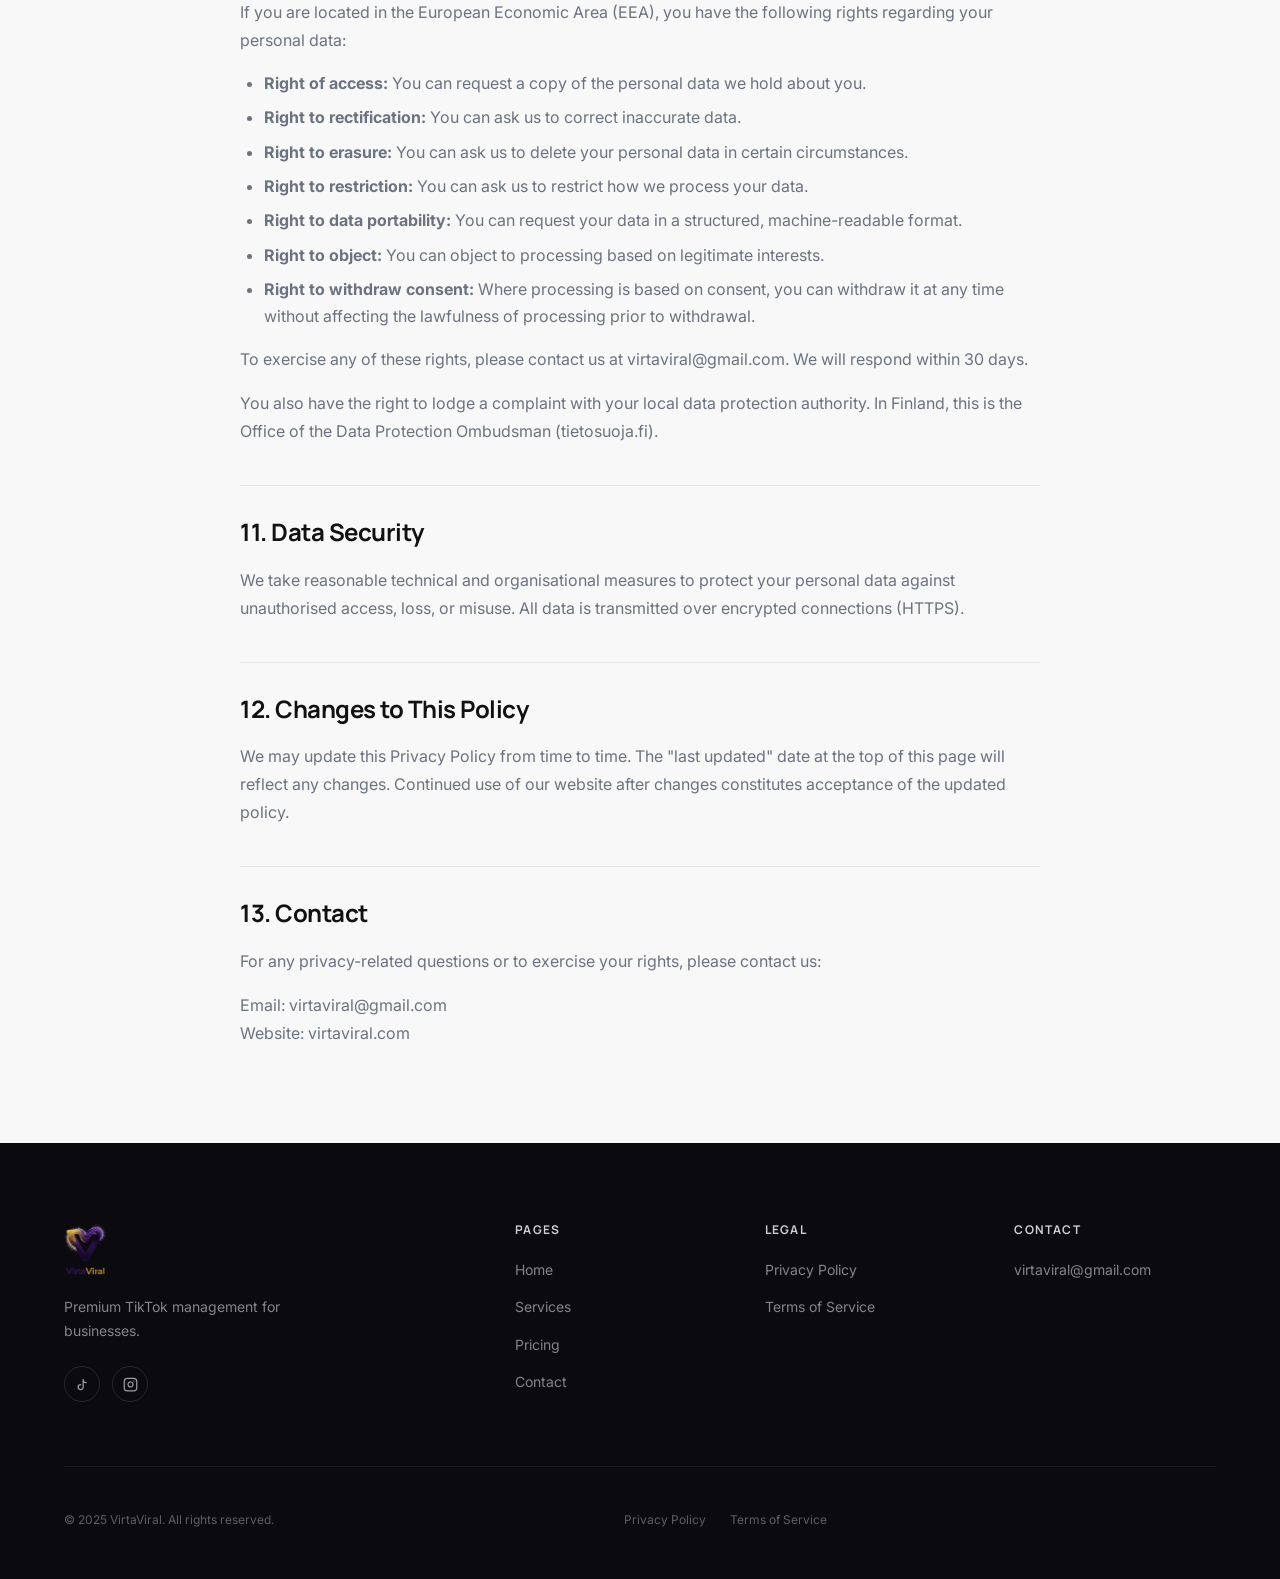
<file: privacy.html>
<!DOCTYPE html>
<html lang="en" data-theme="light" data-lang="en">
<head>
  <meta charset="UTF-8" />
  <meta name="viewport" content="width=device-width, initial-scale=1.0" />
  <title>Privacy Policy — VirtaViral</title>
  <meta name="description" content="VirtaViral's Privacy Policy — how we collect, use, and protect your personal information in compliance with GDPR." />
  <meta name="robots" content="noindex, follow" />
  <meta name="theme-color" content="#5B21B6" />
  <link rel="icon" type="image/png" href="[data-uri]" />
  <link rel="apple-touch-icon" href="[data-uri]" />
  <link rel="preconnect" href="https://fonts.googleapis.com" />
  <link rel="preconnect" href="https://fonts.gstatic.com" crossorigin />
  <link href="https://fonts.googleapis.com/css2?family=Manrope:wght@400;500;600;700;800&family=Inter:wght@400;500;600&display=swap" rel="stylesheet" />
  <link rel="stylesheet" href="style.css" />
</head>
<body>

<div id="scroll-progress" role="progressbar" aria-hidden="true"></div>

<nav id="navbar" role="navigation" aria-label="Main navigation">
  <div class="nav-inner">
    <a href="index.html" class="nav-logo">
      <img src="[data-uri]" alt="VirtaViral" data-logo="primary" data-logo="primary" /></a>
    <ul class="nav-links" role="list">
      <li><a href="index.html"     class="nav-link">Home</a></li>
      <li><a href="services.html"  class="nav-link">Services</a></li>
      <li><a href="pricing.html"   class="nav-link">Pricing</a></li>
      <li><a href="portfolio.html" class="nav-link">Portfolio</a></li>
      <li><a href="about.html"     class="nav-link">About</a></li>
      <li><a href="faq.html"       class="nav-link">FAQ</a></li>
      <li><a href="contact.html"   class="nav-link">Contact</a></li>
    </ul>
    <div class="nav-controls">
      <button class="lang-toggle" aria-label="Switch language">FI</button>
      <button class="theme-toggle" aria-label="Toggle dark mode">
        <svg class="icon-moon" viewBox="0 0 24 24"><path d="M21 12.79A9 9 0 1 1 11.21 3 7 7 0 0 0 21 12.79z"/></svg>
        <svg class="icon-sun"  viewBox="0 0 24 24"><circle cx="12" cy="12" r="5"/></svg>
      </button>
      <a href="contact.html" class="btn btn-primary btn-sm btn-magnetic">Book a Free Call</a>
      <button class="nav-hamburger" aria-label="Open menu" aria-expanded="false" aria-controls="mobile-menu">
        <span class="hamburger-line"></span><span class="hamburger-line"></span><span class="hamburger-line"></span>
      </button>
    </div>
  </div>
</nav>

<div id="mobile-menu" role="dialog" aria-modal="true" aria-label="Mobile navigation">
  <a href="index.html"     class="mobile-menu-link">Home</a>
  <a href="services.html"  class="mobile-menu-link">Services</a>
  <a href="pricing.html"   class="mobile-menu-link">Pricing</a>
  <a href="portfolio.html" class="mobile-menu-link">Portfolio</a>
  <a href="about.html"     class="mobile-menu-link">About</a>
  <a href="faq.html"       class="mobile-menu-link">FAQ</a>
  <a href="contact.html"   class="mobile-menu-link">Contact</a>
  <a href="contact.html" class="btn btn-primary btn-lg mobile-menu-cta">Book a Free Call</a>
  <div class="mobile-menu-controls">
    <button class="lang-toggle">FI</button>
    <button class="theme-toggle" aria-label="Toggle dark mode"><svg class="icon-moon" viewBox="0 0 24 24"><path d="M21 12.79A9 9 0 1 1 11.21 3 7 7 0 0 0 21 12.79z"/></svg><svg class="icon-sun" viewBox="0 0 24 24"><circle cx="12" cy="12" r="5"/></svg></button>
  </div>
</div>

<main>

<section class="page-hero" style="min-height:30vh; padding-bottom: var(--space-10);">
  <div class="container">
    <div class="page-hero-content reveal reveal-up">
      <span class="eyebrow">Legal</span>
      <h1 style="font-size:clamp(2rem,4vw,3rem);">Privacy Policy</h1>
      <p>Last updated: 1 January 2025</p>
    </div>
  </div>
</section>

<section class="section--sm">
  <div class="container">
    <div class="legal-content reveal reveal-up">

      <h2>1. Who We Are</h2>
      <p>VirtaViral ("we", "us", "our") is a TikTok content management service. We are responsible for this website (virtaviral.com) and the personal data you provide to us.</p>
      <p><!-- REPLACE WITH YOUR ACTUAL CONTACT DETAILS -->
         Contact: virtaviral@gmail.com</p>

      <h2>2. Information We Collect</h2>
      <p>We collect information you provide directly to us, including:</p>
      <ul>
        <li>Business name and contact person's name</li>
        <li>Email address</li>
        <li>Phone number (if provided)</li>
        <li>Website URL (if provided)</li>
        <li>Messages and enquiry content submitted through our contact form</li>
        <li>Your plan preferences and content requirements</li>
      </ul>
      <p>We also collect limited technical data automatically when you visit our website, including:</p>
      <ul>
        <li>IP address (anonymised where possible)</li>
        <li>Browser type and version</li>
        <li>Pages visited and time spent on pages</li>
        <li>Referring website</li>
      </ul>

      <h2>3. Why We Collect Your Information</h2>
      <p>We use the information we collect to:</p>
      <ul>
        <li>Respond to your enquiries and provide the services you request</li>
        <li>Send you information relevant to your service enquiry</li>
        <li>Manage our client relationships and service delivery</li>
        <li>Improve our website and services based on usage patterns</li>
        <li>Comply with our legal obligations</li>
      </ul>
      <p>The legal basis for processing your personal data is primarily your consent (when submitting our contact form) and our legitimate interest in responding to business enquiries.</p>

      <h2>4. Contact Form Processing</h2>
      <p>When you submit our contact form, your data is processed by <strong>Formspree</strong> (formspree.io) before being delivered to us by email. Formspree acts as a data processor on our behalf. By submitting the form, you consent to this processing. Formspree's own Privacy Policy is available at formspree.io/legal/privacy-policy.</p>

      <h2>5. Website Hosting</h2>
      <p>This website is hosted on <strong>GitHub Pages</strong> (GitHub, Inc.), a service of Microsoft Corporation. GitHub may collect limited server log data in connection with hosting. GitHub's Privacy Statement is available at docs.github.com/en/site-policy/privacy-policies.</p>

      <h2>6. Cookies</h2>
      <p>We use the following types of cookies on this website:</p>
      <ul>
        <li><strong>Functional cookies:</strong> These remember your preferences — specifically your chosen language (Finnish or English) and your preferred display theme (light or dark). These are stored in your browser's localStorage and are not transmitted to our servers.</li>
        <li><strong>Cookie consent cookie:</strong> A cookie that records whether you have accepted or declined our cookie notice.</li>
      </ul>
      <p>We do not currently use advertising cookies or cross-site tracking. If we add analytics in the future, this policy will be updated accordingly.</p>
      <p>You can manage or delete cookies through your browser settings at any time.</p>

      <h2>7. Analytics</h2>
      <p><!-- UPDATE THIS SECTION if you add analytics (e.g. Plausible, Google Analytics) -->
         We do not currently use any third-party analytics services on this website. If analytics are added in the future, this policy will be updated to reflect what data is collected and how it is used.</p>

      <h2>8. Data Sharing</h2>
      <p>We do not sell, rent, or share your personal data with third parties for marketing purposes. We share your data only with:</p>
      <ul>
        <li>Service providers who help us deliver our services (such as Formspree for form processing and GitHub Pages for hosting), who are required to handle your data securely</li>
        <li>Authorities if required to do so by law</li>
      </ul>

      <h2>9. Data Retention</h2>
      <p>We retain enquiry data for up to 24 months from the date of submission, or for as long as necessary to fulfil the purpose for which it was collected. Client service data is retained for the duration of the client relationship and for up to 5 years afterward for legal and accounting purposes.</p>

      <h2>10. Your Rights Under GDPR</h2>
      <p>If you are located in the European Economic Area (EEA), you have the following rights regarding your personal data:</p>
      <ul>
        <li><strong>Right of access:</strong> You can request a copy of the personal data we hold about you.</li>
        <li><strong>Right to rectification:</strong> You can ask us to correct inaccurate data.</li>
        <li><strong>Right to erasure:</strong> You can ask us to delete your personal data in certain circumstances.</li>
        <li><strong>Right to restriction:</strong> You can ask us to restrict how we process your data.</li>
        <li><strong>Right to data portability:</strong> You can request your data in a structured, machine-readable format.</li>
        <li><strong>Right to object:</strong> You can object to processing based on legitimate interests.</li>
        <li><strong>Right to withdraw consent:</strong> Where processing is based on consent, you can withdraw it at any time without affecting the lawfulness of processing prior to withdrawal.</li>
      </ul>
      <p>To exercise any of these rights, please contact us at virtaviral@gmail.com. We will respond within 30 days.</p>
      <p>You also have the right to lodge a complaint with your local data protection authority. In Finland, this is the Office of the Data Protection Ombudsman (tietosuoja.fi).</p>

      <h2>11. Data Security</h2>
      <p>We take reasonable technical and organisational measures to protect your personal data against unauthorised access, loss, or misuse. All data is transmitted over encrypted connections (HTTPS).</p>

      <h2>12. Changes to This Policy</h2>
      <p>We may update this Privacy Policy from time to time. The "last updated" date at the top of this page will reflect any changes. Continued use of our website after changes constitutes acceptance of the updated policy.</p>

      <h2>13. Contact</h2>
      <p>For any privacy-related questions or to exercise your rights, please contact us:</p>
      <p><!-- REPLACE WITH YOUR ACTUAL DETAILS -->
        Email: virtaviral@gmail.com<br />
        Website: virtaviral.com
      </p>

    </div>
  </div>
</section>

</main>

<footer role="contentinfo">
  <div class="container">
    <div class="footer-grid">
      <div class="footer-brand">
        <img src="[data-uri]" alt="VirtaViral" data-logo="stacked" data-logo="primary" />
        <p>Premium TikTok management for businesses.</p>
        <div class="footer-social">
          <a href="#" aria-label="TikTok"><svg viewBox="0 0 24 24"><path d="M9 12a4 4 0 1 0 4 4V4a5 5 0 0 0 5 5"/></svg></a>
          <a href="#" aria-label="Instagram"><svg viewBox="0 0 24 24"><rect x="2" y="2" width="20" height="20" rx="5" ry="5"/><path d="M16 11.37A4 4 0 1 1 12.63 8 4 4 0 0 1 16 11.37z"/><line x1="17.5" y1="6.5" x2="17.51" y2="6.5"/></svg></a>
        </div>
      </div>
      <div><h3 class="footer-col-title">Pages</h3><ul class="footer-links"><li><a href="index.html">Home</a></li><li><a href="services.html">Services</a></li><li><a href="pricing.html">Pricing</a></li><li><a href="contact.html">Contact</a></li></ul></div>
      <div><h3 class="footer-col-title">Legal</h3><ul class="footer-links"><li><a href="privacy.html">Privacy Policy</a></li><li><a href="terms.html">Terms of Service</a></li></ul></div>
      <div><h3 class="footer-col-title">Contact</h3><ul class="footer-links"><li><a href="mailto:virtaviral@gmail.com">virtaviral@gmail.com</a></li></ul></div>
    </div>
    <div class="footer-bottom">
      <p class="footer-copyright">© 2025 VirtaViral. All rights reserved.</p>
      <div class="footer-legal"><a href="privacy.html">Privacy Policy</a><a href="terms.html">Terms of Service</a></div>
      <button id="back-to-top" aria-label="Back to top"><svg viewBox="0 0 24 24"><polyline points="18 15 12 9 6 15"/></svg></button>
    </div>
  </div>
</footer>

<script src="assets.js"></script>
<script src="script.js"></script>
</body>
</html>
</file>
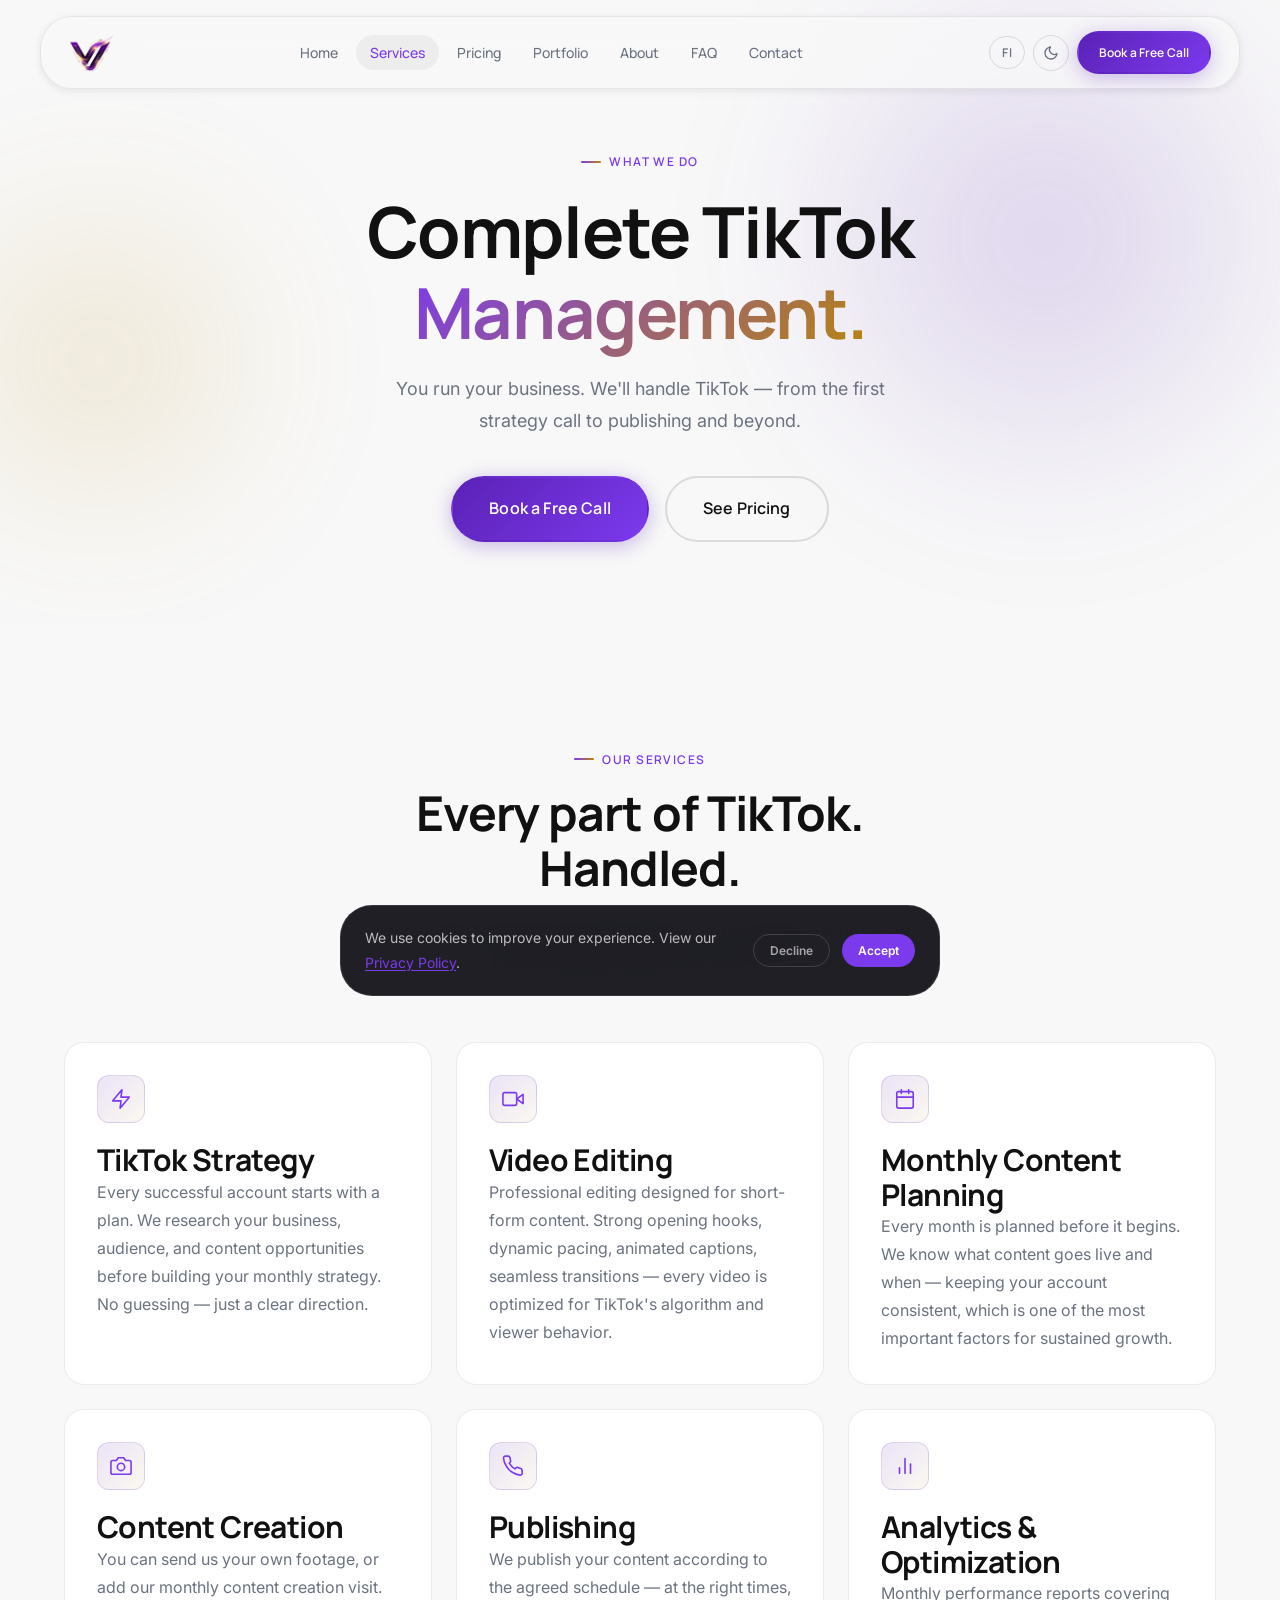
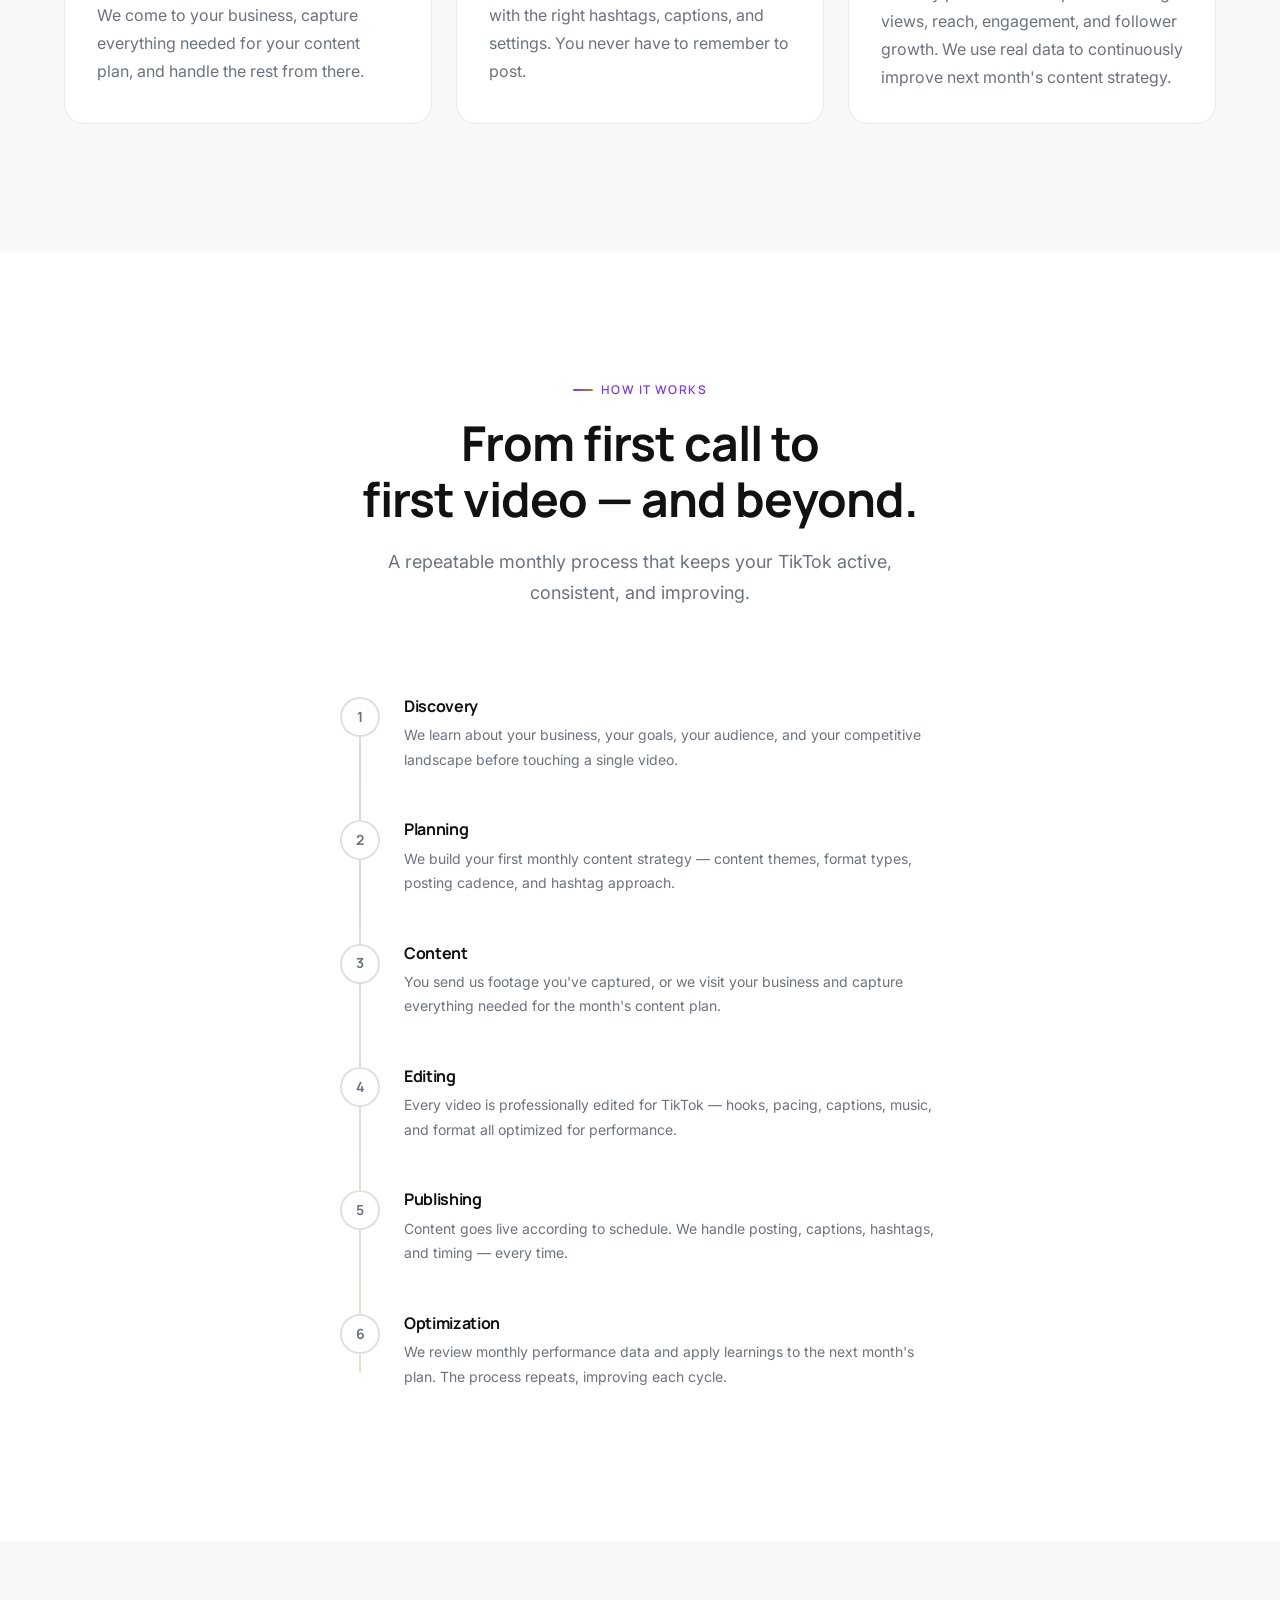
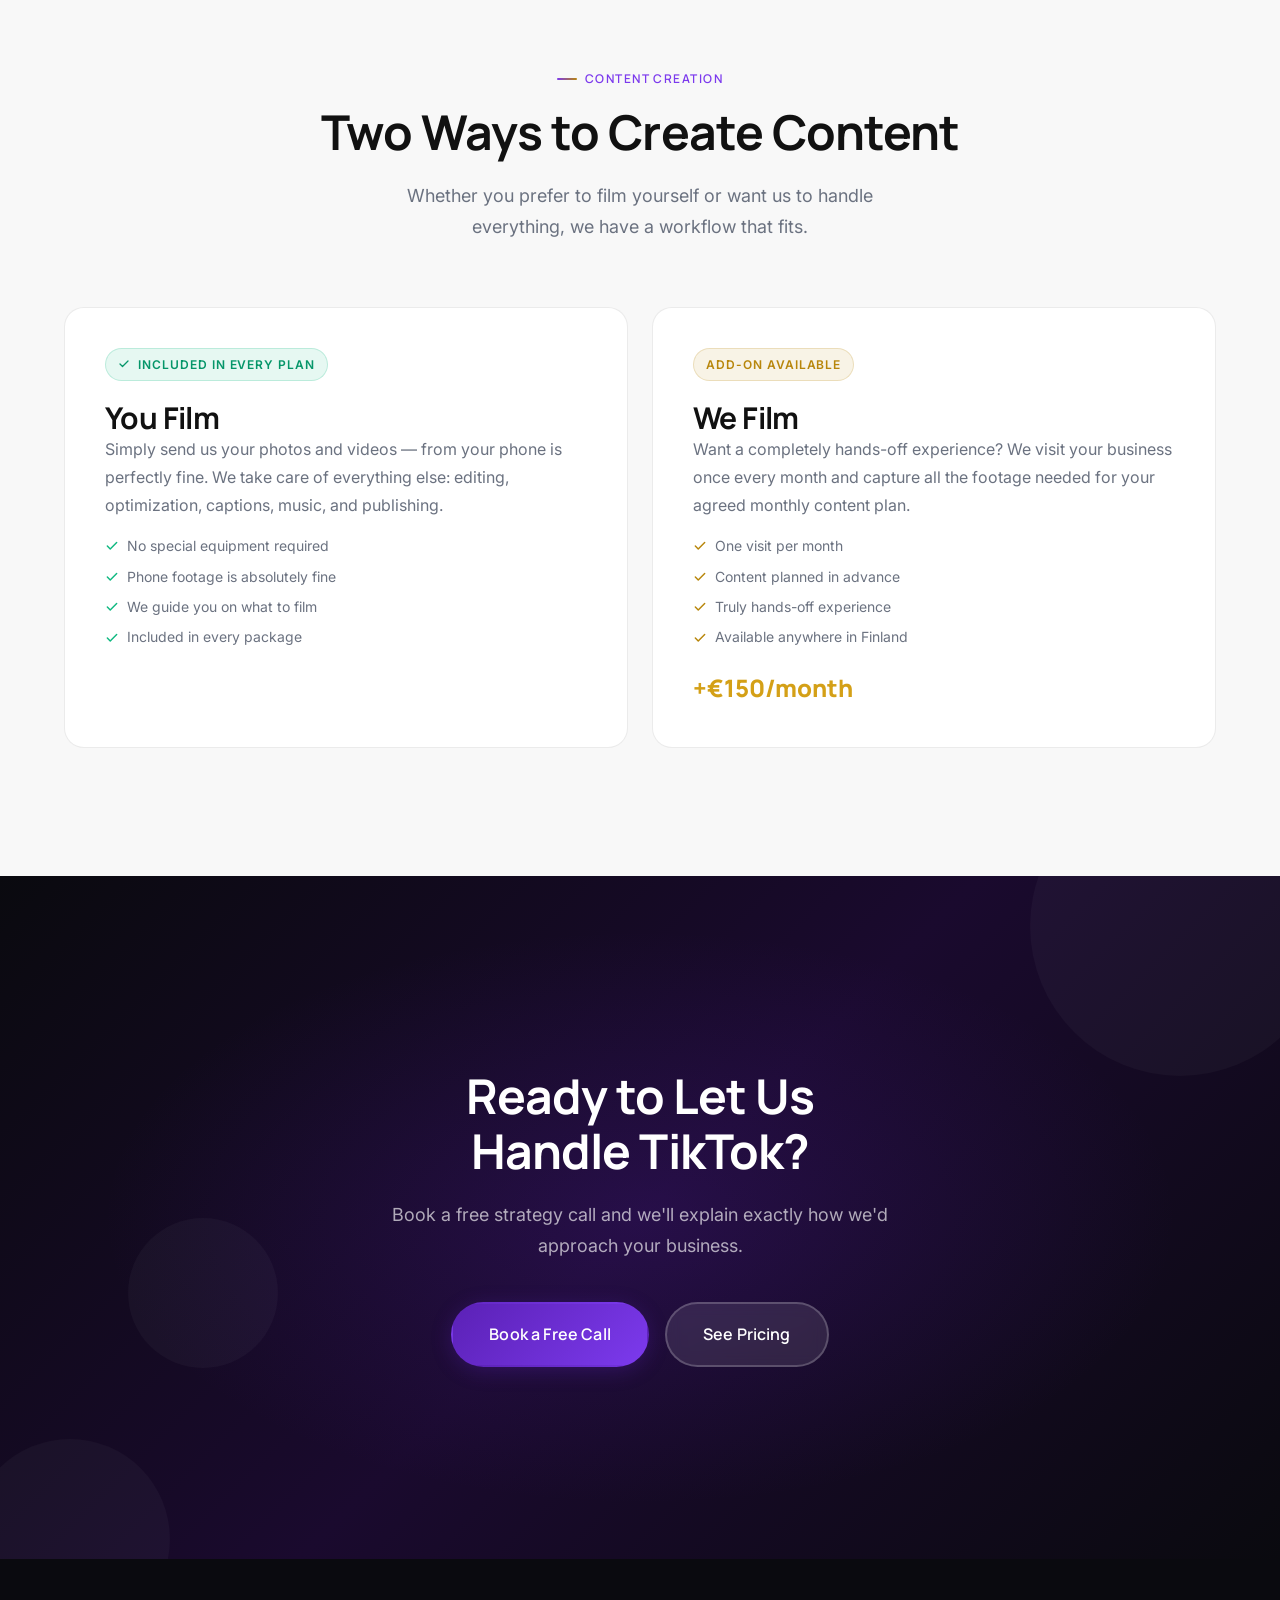
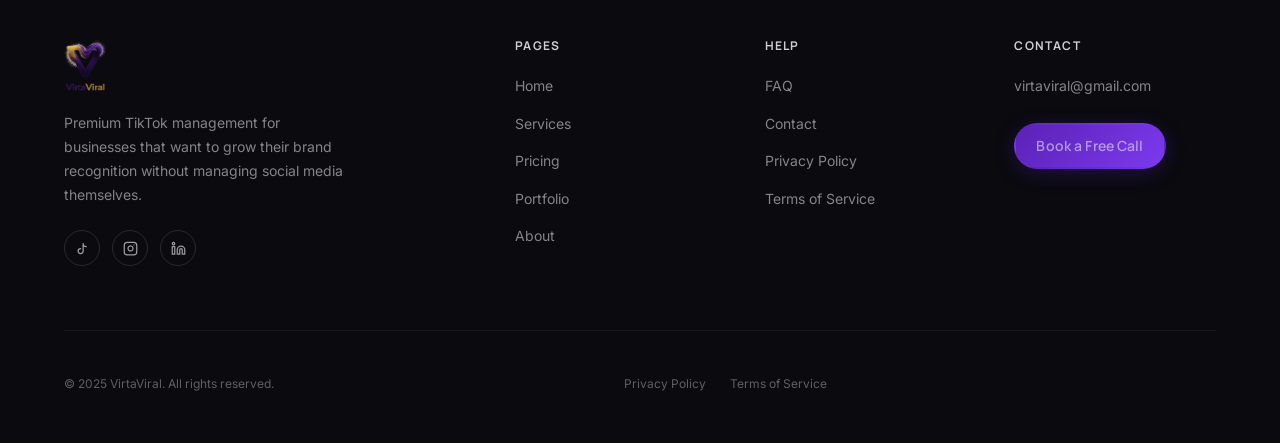
<file: services.html>
<!DOCTYPE html>
<html lang="en" data-theme="light" data-lang="en">
<head>
  <meta charset="UTF-8" />
  <meta name="viewport" content="width=device-width, initial-scale=1.0" />
  <title>Services — VirtaViral | Complete TikTok Management</title>
  <meta name="description" content="From strategy and editing to publishing and analytics — VirtaViral handles every part of your TikTok presence so you don't have to." />
  <meta name="robots" content="index, follow" />
  <meta property="og:title"       content="Services — VirtaViral" />
  <meta property="og:description" content="Complete TikTok management. Strategy, editing, publishing — all handled." />
  <meta property="og:image"       content="[data-uri]" />
  <meta name="theme-color"        content="#5B21B6" />
  <link rel="icon" type="image/png" href="[data-uri]" />
  <link rel="apple-touch-icon" href="[data-uri]" />
  <link rel="preconnect" href="https://fonts.googleapis.com" />
  <link rel="preconnect" href="https://fonts.gstatic.com" crossorigin />
  <link href="https://fonts.googleapis.com/css2?family=Manrope:wght@400;500;600;700;800&family=Inter:wght@400;500;600&display=swap" rel="stylesheet" />
  <link rel="stylesheet" href="style.css" />
</head>
<body>

<div id="scroll-progress" role="progressbar" aria-hidden="true"></div>

<!-- NAV -->
<nav id="navbar" role="navigation" aria-label="Main navigation">
  <div class="nav-inner">
    <a href="index.html" class="nav-logo" aria-label="VirtaViral home">
      <img src="[data-uri]" alt="VirtaViral" data-logo="primary" data-logo="primary" />
    </a>
    <ul class="nav-links" role="list">
      <li><a href="index.html"     class="nav-link">Home</a></li>
      <li><a href="services.html"  class="nav-link active">Services</a></li>
      <li><a href="pricing.html"   class="nav-link">Pricing</a></li>
      <li><a href="portfolio.html" class="nav-link">Portfolio</a></li>
      <li><a href="about.html"     class="nav-link">About</a></li>
      <li><a href="faq.html"       class="nav-link">FAQ</a></li>
      <li><a href="contact.html"   class="nav-link">Contact</a></li>
    </ul>
    <div class="nav-controls">
      <button class="lang-toggle" aria-label="Switch language">FI</button>
      <button class="theme-toggle" aria-label="Toggle dark mode">
        <svg class="icon-moon" viewBox="0 0 24 24"><path d="M21 12.79A9 9 0 1 1 11.21 3 7 7 0 0 0 21 12.79z"/></svg>
        <svg class="icon-sun"  viewBox="0 0 24 24"><circle cx="12" cy="12" r="5"/><line x1="12" y1="1" x2="12" y2="3"/><line x1="12" y1="21" x2="12" y2="23"/><line x1="4.22" y1="4.22" x2="5.64" y2="5.64"/><line x1="18.36" y1="18.36" x2="19.78" y2="19.78"/><line x1="1" y1="12" x2="3" y2="12"/><line x1="21" y1="12" x2="23" y2="12"/><line x1="4.22" y1="19.78" x2="5.64" y2="18.36"/><line x1="18.36" y1="5.64" x2="19.78" y2="4.22"/></svg>
      </button>
      <a href="contact.html" class="btn btn-primary btn-sm btn-magnetic">Book a Free Call</a>
      <button class="nav-hamburger" aria-label="Open menu" aria-expanded="false" aria-controls="mobile-menu">
        <span class="hamburger-line"></span>
        <span class="hamburger-line"></span>
        <span class="hamburger-line"></span>
      </button>
    </div>
  </div>
</nav>

<!-- MOBILE MENU -->
<div id="mobile-menu" role="dialog" aria-modal="true" aria-label="Mobile navigation">
  <a href="index.html"     class="mobile-menu-link">Home</a>
  <a href="services.html"  class="mobile-menu-link">Services</a>
  <a href="pricing.html"   class="mobile-menu-link">Pricing</a>
  <a href="portfolio.html" class="mobile-menu-link">Portfolio</a>
  <a href="about.html"     class="mobile-menu-link">About</a>
  <a href="faq.html"       class="mobile-menu-link">FAQ</a>
  <a href="contact.html"   class="mobile-menu-link">Contact</a>
  <a href="contact.html" class="btn btn-primary btn-lg mobile-menu-cta">Book a Free Call</a>
  <div class="mobile-menu-controls">
    <button class="lang-toggle">FI</button>
    <button class="theme-toggle" aria-label="Toggle dark mode">
      <svg class="icon-moon" viewBox="0 0 24 24"><path d="M21 12.79A9 9 0 1 1 11.21 3 7 7 0 0 0 21 12.79z"/></svg>
      <svg class="icon-sun"  viewBox="0 0 24 24"><circle cx="12" cy="12" r="5"/><line x1="12" y1="1" x2="12" y2="3"/><line x1="12" y1="21" x2="12" y2="23"/></svg>
    </button>
  </div>
</div>

<main>

<!-- PAGE HERO -->
<section class="page-hero">
  <div class="hero-orb hero-orb--1" aria-hidden="true"></div>
  <div class="hero-orb hero-orb--2" aria-hidden="true"></div>
  <div class="container">
    <div class="page-hero-content reveal reveal-up">
      <span class="eyebrow">What We Do</span>
      <h1>Complete TikTok<br/><span class="text-gradient">Management.</span></h1>
      <p>You run your business. We'll handle TikTok — from the first strategy call to publishing and beyond.</p>
      <div class="hero-actions" style="justify-content: center;">
        <a href="contact.html" class="btn btn-primary btn-lg btn-magnetic">Book a Free Call</a>
        <a href="pricing.html" class="btn btn-secondary btn-lg">See Pricing</a>
      </div>
    </div>
  </div>
</section>

<!-- OUR SERVICES -->
<section class="section" aria-labelledby="services-heading">
  <div class="container">
    <div class="section-header reveal reveal-up">
      <span class="eyebrow">Our Services</span>
      <h2 id="services-heading">Every part of TikTok.<br/>Handled.</h2>
      <p>We manage the entire content lifecycle — no partial solutions, no hand-holding required on your end.</p>
    </div>

    <div class="features-grid">
      <div class="card reveal reveal-up delay-1">
        <div class="card-icon">
          <svg viewBox="0 0 24 24"><path d="M13 2L3 14h9l-1 8 10-12h-9l1-8z"/></svg>
        </div>
        <h3>TikTok Strategy</h3>
        <p>Every successful account starts with a plan. We research your business, audience, and content opportunities before building your monthly strategy. No guessing — just a clear direction.</p>
      </div>

      <div class="card reveal reveal-up delay-2">
        <div class="card-icon">
          <svg viewBox="0 0 24 24"><polygon points="23 7 16 12 23 17 23 7"/><rect x="1" y="5" width="15" height="14" rx="2" ry="2"/></svg>
        </div>
        <h3>Video Editing</h3>
        <p>Professional editing designed for short-form content. Strong opening hooks, dynamic pacing, animated captions, seamless transitions — every video is optimized for TikTok's algorithm and viewer behavior.</p>
      </div>

      <div class="card reveal reveal-up delay-3">
        <div class="card-icon">
          <svg viewBox="0 0 24 24"><rect x="3" y="4" width="18" height="18" rx="2" ry="2"/><line x1="16" y1="2" x2="16" y2="6"/><line x1="8" y1="2" x2="8" y2="6"/><line x1="3" y1="10" x2="21" y2="10"/></svg>
        </div>
        <h3>Monthly Content Planning</h3>
        <p>Every month is planned before it begins. We know what content goes live and when — keeping your account consistent, which is one of the most important factors for sustained growth.</p>
      </div>

      <div class="card reveal reveal-up delay-1">
        <div class="card-icon">
          <svg viewBox="0 0 24 24"><path d="M23 19a2 2 0 0 1-2 2H3a2 2 0 0 1-2-2V8a2 2 0 0 1 2-2h4l2-3h6l2 3h4a2 2 0 0 1 2 2z"/><circle cx="12" cy="13" r="4"/></svg>
        </div>
        <h3>Content Creation</h3>
        <p>You can send us your own footage, or add our monthly content creation visit. We come to your business, capture everything needed for your content plan, and handle the rest from there.</p>
      </div>

      <div class="card reveal reveal-up delay-2">
        <div class="card-icon">
          <svg viewBox="0 0 24 24"><path d="M22 16.92v3a2 2 0 0 1-2.18 2 19.79 19.79 0 0 1-8.63-3.07A19.5 19.5 0 0 1 4.69 12a19.79 19.79 0 0 1-3.07-8.67A2 2 0 0 1 3.6 1.18h3a2 2 0 0 1 2 1.72c.127.96.361 1.903.7 2.81a2 2 0 0 1-.45 2.11L7.91 8.96a16 16 0 0 0 6.13 6.13l.95-.96a2 2 0 0 1 2.11-.45c.907.339 1.85.573 2.81.7a2 2 0 0 1 1.72 2.03z"/></svg>
        </div>
        <h3>Publishing</h3>
        <p>We publish your content according to the agreed schedule — at the right times, with the right hashtags, captions, and settings. You never have to remember to post.</p>
      </div>

      <div class="card reveal reveal-up delay-3">
        <div class="card-icon">
          <svg viewBox="0 0 24 24"><line x1="18" y1="20" x2="18" y2="10"/><line x1="12" y1="20" x2="12" y2="4"/><line x1="6" y1="20" x2="6" y2="14"/></svg>
        </div>
        <h3>Analytics &amp; Optimization</h3>
        <p>Monthly performance reports covering views, reach, engagement, and follower growth. We use real data to continuously improve next month's content strategy.</p>
      </div>
    </div>
  </div>
</section>

<!-- OUR PROCESS -->
<section class="section" style="background: var(--bg-secondary);" aria-labelledby="process-heading">
  <div class="container">
    <div class="section-header reveal reveal-up">
      <span class="eyebrow">How It Works</span>
      <h2 id="process-heading">From first call to<br/>first video — and beyond.</h2>
      <p>A repeatable monthly process that keeps your TikTok active, consistent, and improving.</p>
    </div>

    <div style="max-width: 600px; margin: 0 auto;" class="reveal reveal-up">
      <div class="timeline">
        <div class="timeline-step">
          <div class="timeline-dot">1</div>
          <div class="timeline-content">
            <h4>Discovery</h4>
            <p>We learn about your business, your goals, your audience, and your competitive landscape before touching a single video.</p>
          </div>
        </div>
        <div class="timeline-step">
          <div class="timeline-dot">2</div>
          <div class="timeline-content">
            <h4>Planning</h4>
            <p>We build your first monthly content strategy — content themes, format types, posting cadence, and hashtag approach.</p>
          </div>
        </div>
        <div class="timeline-step">
          <div class="timeline-dot">3</div>
          <div class="timeline-content">
            <h4>Content</h4>
            <p>You send us footage you've captured, or we visit your business and capture everything needed for the month's content plan.</p>
          </div>
        </div>
        <div class="timeline-step">
          <div class="timeline-dot">4</div>
          <div class="timeline-content">
            <h4>Editing</h4>
            <p>Every video is professionally edited for TikTok — hooks, pacing, captions, music, and format all optimized for performance.</p>
          </div>
        </div>
        <div class="timeline-step">
          <div class="timeline-dot">5</div>
          <div class="timeline-content">
            <h4>Publishing</h4>
            <p>Content goes live according to schedule. We handle posting, captions, hashtags, and timing — every time.</p>
          </div>
        </div>
        <div class="timeline-step">
          <div class="timeline-dot">6</div>
          <div class="timeline-content">
            <h4>Optimization</h4>
            <p>We review monthly performance data and apply learnings to the next month's plan. The process repeats, improving each cycle.</p>
          </div>
        </div>
      </div>
    </div>
  </div>
</section>

<!-- CONTENT OPTIONS -->
<section class="section" aria-labelledby="content-options-heading">
  <div class="container">
    <div class="section-header reveal reveal-up">
      <span class="eyebrow">Content Creation</span>
      <h2 id="content-options-heading">Two Ways to Create Content</h2>
      <p>Whether you prefer to film yourself or want us to handle everything, we have a workflow that fits.</p>
    </div>

    <div class="content-options-grid">
      <div class="card content-option-card reveal reveal-left">
        <div class="option-badge option-badge--included">
          <svg width="12" height="12" viewBox="0 0 24 24" fill="none" stroke="currentColor" stroke-width="2.5" stroke-linecap="round" stroke-linejoin="round"><polyline points="20 6 9 17 4 12"/></svg>
          Included in every plan
        </div>
        <h3>You Film</h3>
        <p style="margin-bottom:1rem;">Simply send us your photos and videos — from your phone is perfectly fine. We take care of everything else: editing, optimization, captions, music, and publishing.</p>
        <ul style="list-style: none; display: flex; flex-direction: column; gap: 0.5rem; margin-top: 1rem;">
          <li style="display: flex; gap: 0.5rem; align-items: center; font-size: 0.875rem; color: var(--text-secondary);">
            <svg width="14" height="14" viewBox="0 0 24 24" fill="none" stroke="#10B981" stroke-width="2.5" stroke-linecap="round" stroke-linejoin="round"><polyline points="20 6 9 17 4 12"/></svg>
            No special equipment required
          </li>
          <li style="display: flex; gap: 0.5rem; align-items: center; font-size: 0.875rem; color: var(--text-secondary);">
            <svg width="14" height="14" viewBox="0 0 24 24" fill="none" stroke="#10B981" stroke-width="2.5" stroke-linecap="round" stroke-linejoin="round"><polyline points="20 6 9 17 4 12"/></svg>
            Phone footage is absolutely fine
          </li>
          <li style="display: flex; gap: 0.5rem; align-items: center; font-size: 0.875rem; color: var(--text-secondary);">
            <svg width="14" height="14" viewBox="0 0 24 24" fill="none" stroke="#10B981" stroke-width="2.5" stroke-linecap="round" stroke-linejoin="round"><polyline points="20 6 9 17 4 12"/></svg>
            We guide you on what to film
          </li>
          <li style="display: flex; gap: 0.5rem; align-items: center; font-size: 0.875rem; color: var(--text-secondary);">
            <svg width="14" height="14" viewBox="0 0 24 24" fill="none" stroke="#10B981" stroke-width="2.5" stroke-linecap="round" stroke-linejoin="round"><polyline points="20 6 9 17 4 12"/></svg>
            Included in every package
          </li>
        </ul>
      </div>

      <div class="card content-option-card reveal reveal-right">
        <div class="option-badge option-badge--addon">Add-on available</div>
        <h3>We Film</h3>
        <p style="margin-bottom:1rem;">Want a completely hands-off experience? We visit your business once every month and capture all the footage needed for your agreed monthly content plan.</p>
        <ul style="list-style: none; display: flex; flex-direction: column; gap: 0.5rem; margin-top: 1rem;">
          <li style="display: flex; gap: 0.5rem; align-items: center; font-size: 0.875rem; color: var(--text-secondary);">
            <svg width="14" height="14" viewBox="0 0 24 24" fill="none" stroke="#B8860B" stroke-width="2.5" stroke-linecap="round" stroke-linejoin="round"><polyline points="20 6 9 17 4 12"/></svg>
            One visit per month
          </li>
          <li style="display: flex; gap: 0.5rem; align-items: center; font-size: 0.875rem; color: var(--text-secondary);">
            <svg width="14" height="14" viewBox="0 0 24 24" fill="none" stroke="#B8860B" stroke-width="2.5" stroke-linecap="round" stroke-linejoin="round"><polyline points="20 6 9 17 4 12"/></svg>
            Content planned in advance
          </li>
          <li style="display: flex; gap: 0.5rem; align-items: center; font-size: 0.875rem; color: var(--text-secondary);">
            <svg width="14" height="14" viewBox="0 0 24 24" fill="none" stroke="#B8860B" stroke-width="2.5" stroke-linecap="round" stroke-linejoin="round"><polyline points="20 6 9 17 4 12"/></svg>
            Truly hands-off experience
          </li>
          <li style="display: flex; gap: 0.5rem; align-items: center; font-size: 0.875rem; color: var(--text-secondary);">
            <svg width="14" height="14" viewBox="0 0 24 24" fill="none" stroke="#B8860B" stroke-width="2.5" stroke-linecap="round" stroke-linejoin="round"><polyline points="20 6 9 17 4 12"/></svg>
            Available anywhere in Finland
          </li>
        </ul>
        <div class="option-price">+€150/month</div>
      </div>
    </div>
  </div>
</section>

<!-- SERVICES CTA -->
<section class="section--lg cta-dark" aria-labelledby="services-cta-heading">
  <div class="cta-dots" aria-hidden="true">
    <div class="cta-dot"></div>
    <div class="cta-dot"></div>
    <div class="cta-dot"></div>
  </div>
  <div class="container" style="position: relative; z-index: 2; text-align: center;">
    <div class="reveal reveal-up">
      <h2 id="services-cta-heading" style="color:#fff;">Ready to Let Us<br/>Handle TikTok?</h2>
      <p style="margin-bottom: 2.5rem;">Book a free strategy call and we'll explain exactly how we'd approach your business.</p>
      <div class="cta-actions">
        <a href="contact.html" class="btn btn-primary btn-lg btn-magnetic">Book a Free Call</a>
        <a href="pricing.html" class="btn btn-ghost btn-lg">See Pricing</a>
      </div>
    </div>
  </div>
</section>

</main>

<!-- FOOTER -->
<footer role="contentinfo">
  <div class="container">
    <div class="footer-grid">
      <div class="footer-brand">
        <img src="[data-uri]" alt="VirtaViral" data-logo="stacked" data-logo="primary" />
        <p>Premium TikTok management for businesses that want to grow their brand recognition without managing social media themselves.</p>
        <div class="footer-social">
          <a href="#" aria-label="TikTok"><svg viewBox="0 0 24 24"><path d="M9 12a4 4 0 1 0 4 4V4a5 5 0 0 0 5 5"/></svg></a>
          <a href="#" aria-label="Instagram"><svg viewBox="0 0 24 24"><rect x="2" y="2" width="20" height="20" rx="5" ry="5"/><path d="M16 11.37A4 4 0 1 1 12.63 8 4 4 0 0 1 16 11.37z"/><line x1="17.5" y1="6.5" x2="17.51" y2="6.5"/></svg></a>
          <a href="#" aria-label="LinkedIn"><svg viewBox="0 0 24 24"><path d="M16 8a6 6 0 0 1 6 6v7h-4v-7a2 2 0 0 0-2-2 2 2 0 0 0-2 2v7h-4v-7a6 6 0 0 1 6-6z"/><rect x="2" y="9" width="4" height="12"/><circle cx="4" cy="4" r="2"/></svg></a>
        </div>
      </div>
      <div>
        <h3 class="footer-col-title">Pages</h3>
        <ul class="footer-links">
          <li><a href="index.html">Home</a></li>
          <li><a href="services.html">Services</a></li>
          <li><a href="pricing.html">Pricing</a></li>
          <li><a href="portfolio.html">Portfolio</a></li>
          <li><a href="about.html">About</a></li>
        </ul>
      </div>
      <div>
        <h3 class="footer-col-title">Help</h3>
        <ul class="footer-links">
          <li><a href="faq.html">FAQ</a></li>
          <li><a href="contact.html">Contact</a></li>
          <li><a href="privacy.html">Privacy Policy</a></li>
          <li><a href="terms.html">Terms of Service</a></li>
        </ul>
      </div>
      <div>
        <h3 class="footer-col-title">Contact</h3>
        <ul class="footer-links">
          <li><a href="mailto:virtaviral@gmail.com">virtaviral@gmail.com</a></li>
          <li><a href="contact.html" class="btn btn-primary btn-sm" style="margin-top:0.75rem;display:inline-flex;">Book a Free Call</a></li>
        </ul>
      </div>
    </div>
    <div class="footer-bottom">
      <p class="footer-copyright">© 2025 VirtaViral. All rights reserved.</p>
      <div class="footer-legal">
        <a href="privacy.html">Privacy Policy</a>
        <a href="terms.html">Terms of Service</a>
      </div>
      <button id="back-to-top" aria-label="Back to top"><svg viewBox="0 0 24 24"><polyline points="18 15 12 9 6 15"/></svg></button>
    </div>
  </div>
</footer>

<div id="cookie-notice" role="dialog" aria-label="Cookie notice">
  <p>We use cookies to improve your experience. View our <a href="privacy.html">Privacy Policy</a>.</p>
  <div class="cookie-actions">
    <button class="cookie-btn cookie-btn-decline">Decline</button>
    <button class="cookie-btn cookie-btn-accept">Accept</button>
  </div>
</div>

<script src="assets.js"></script>
<script src="script.js"></script>
</body>
</html>
</file>
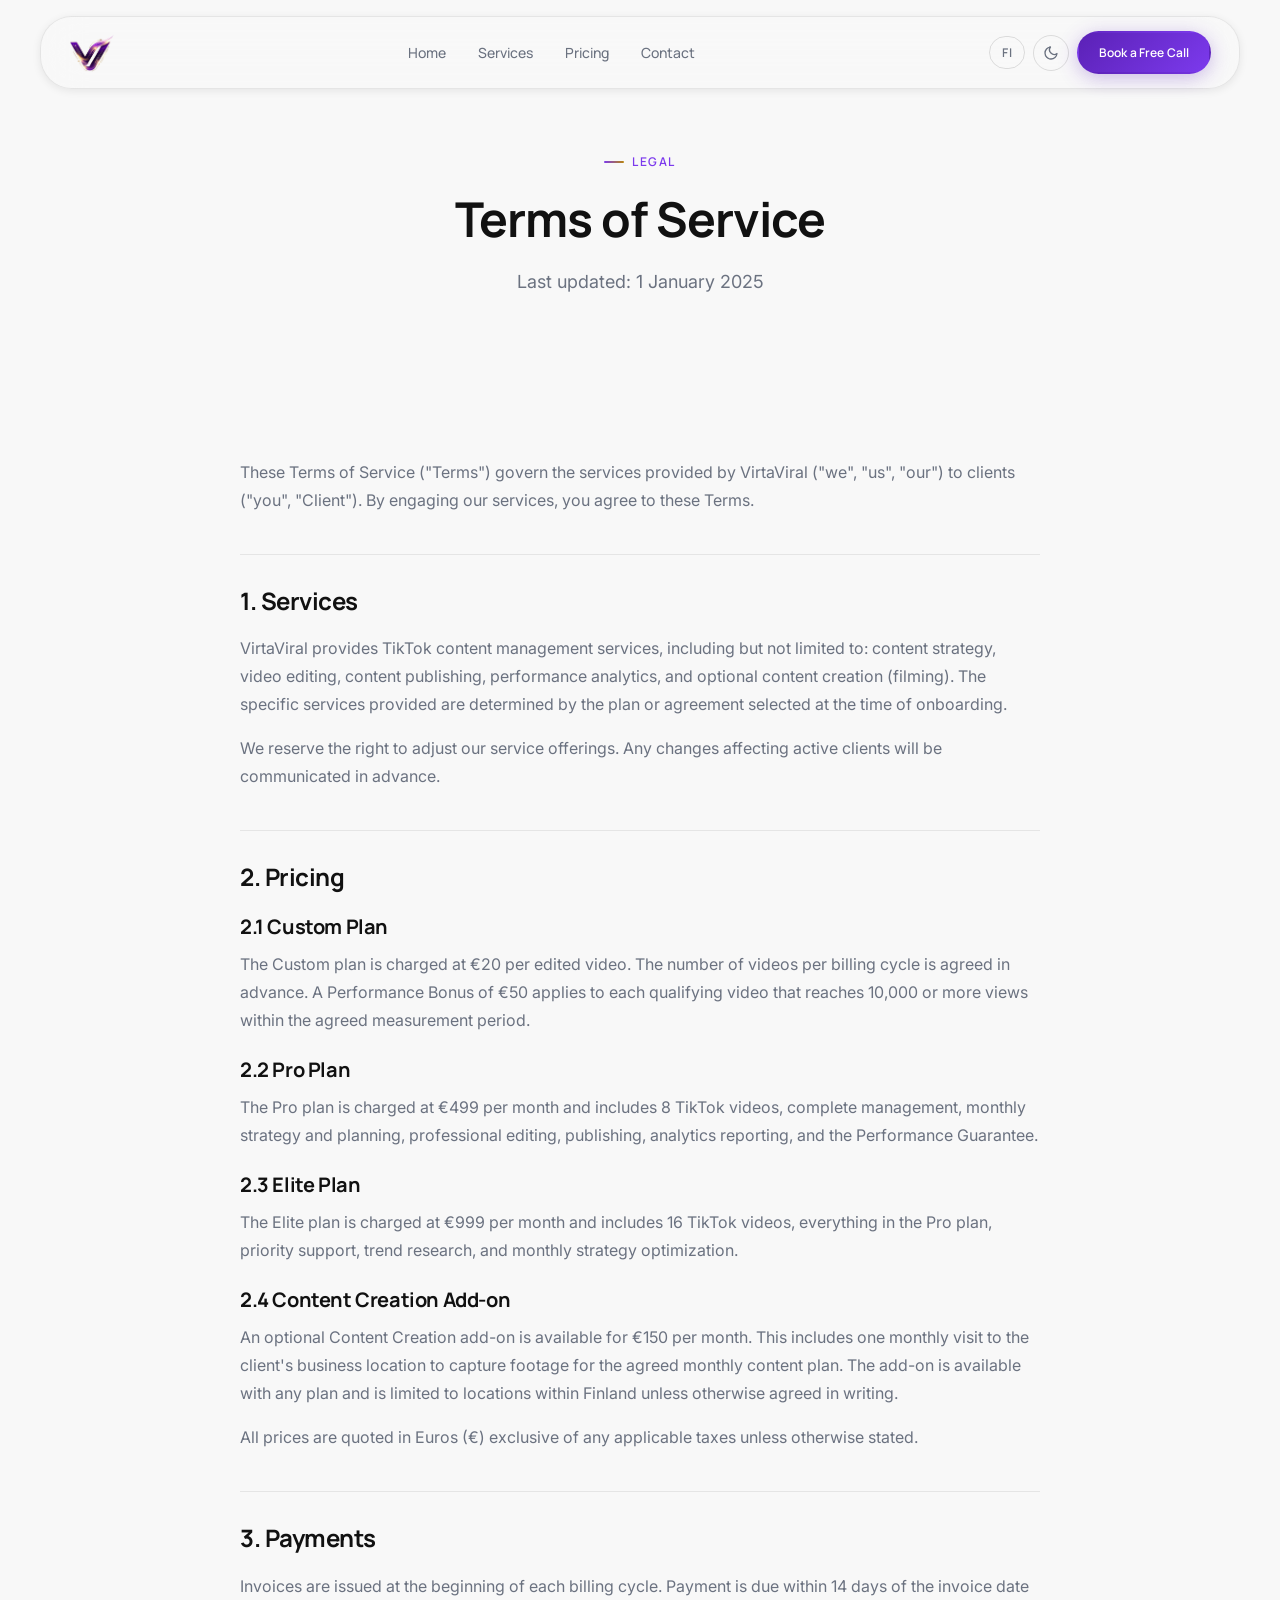
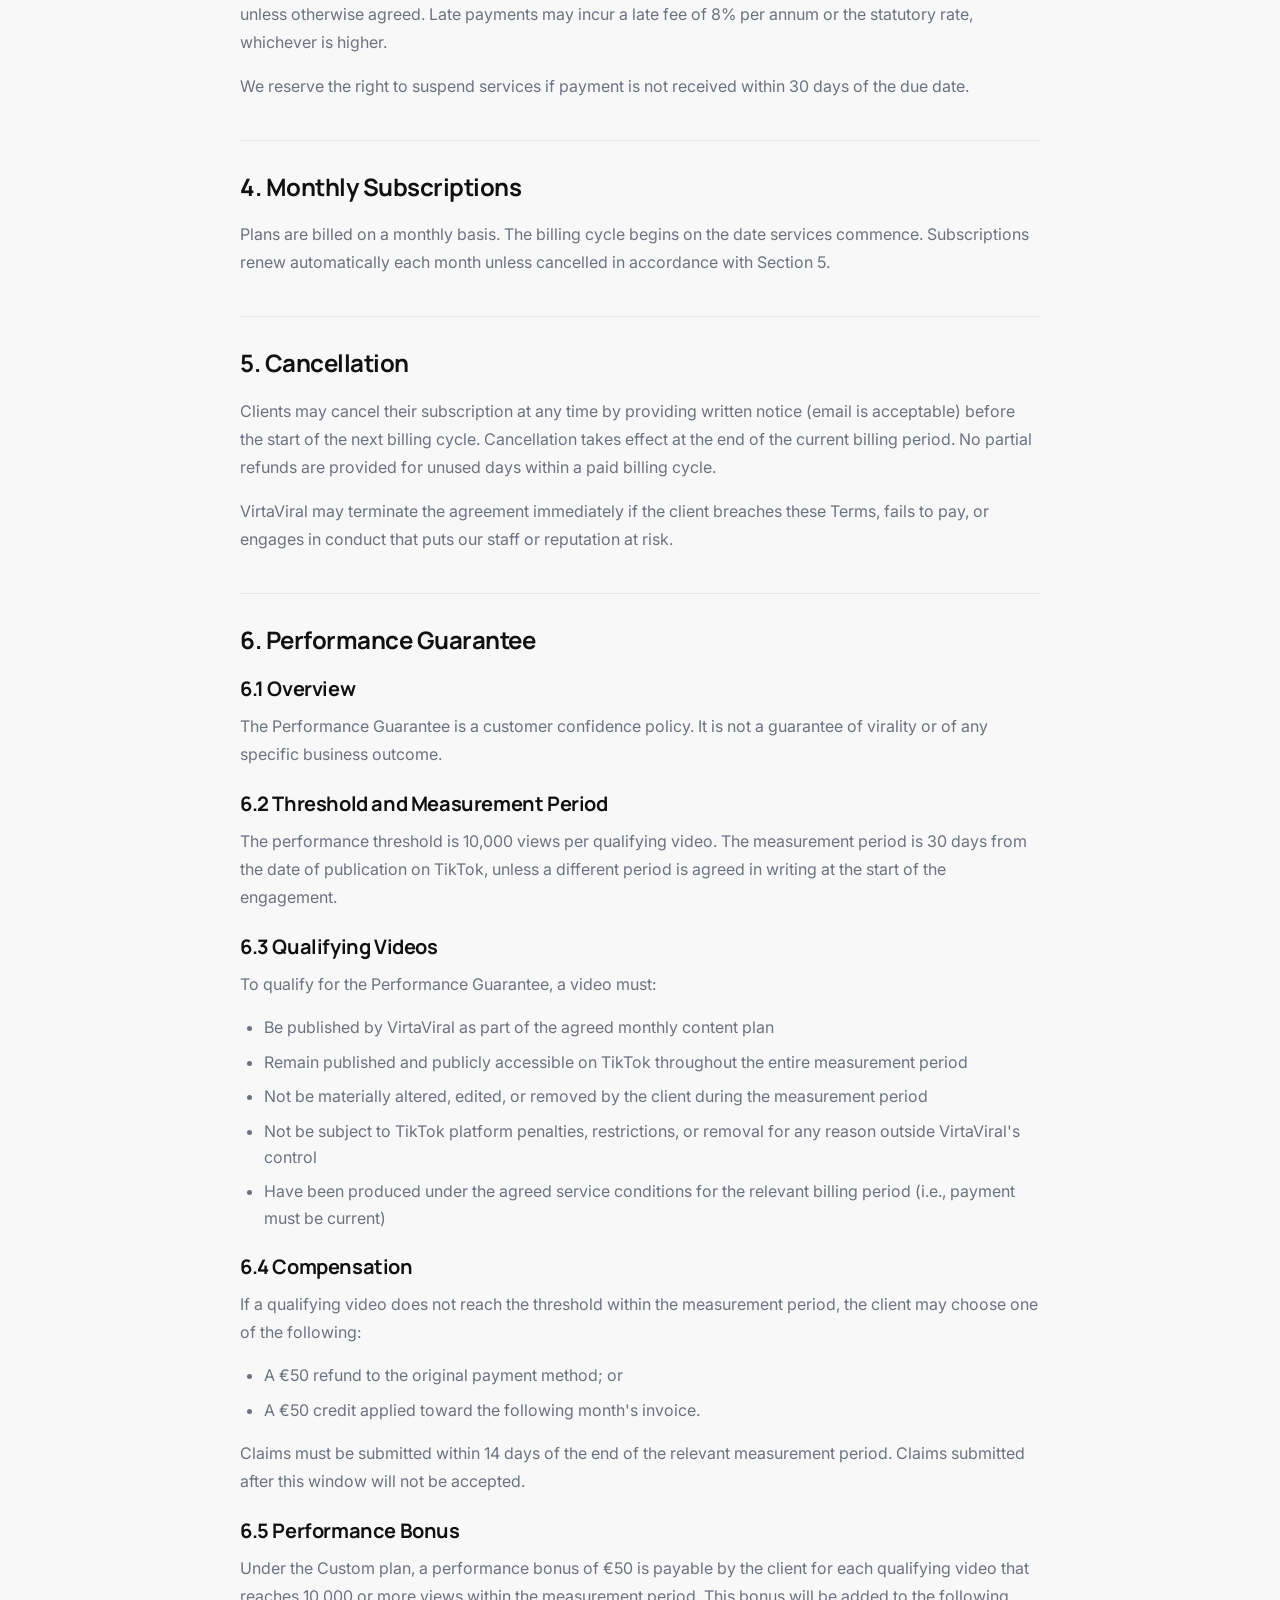
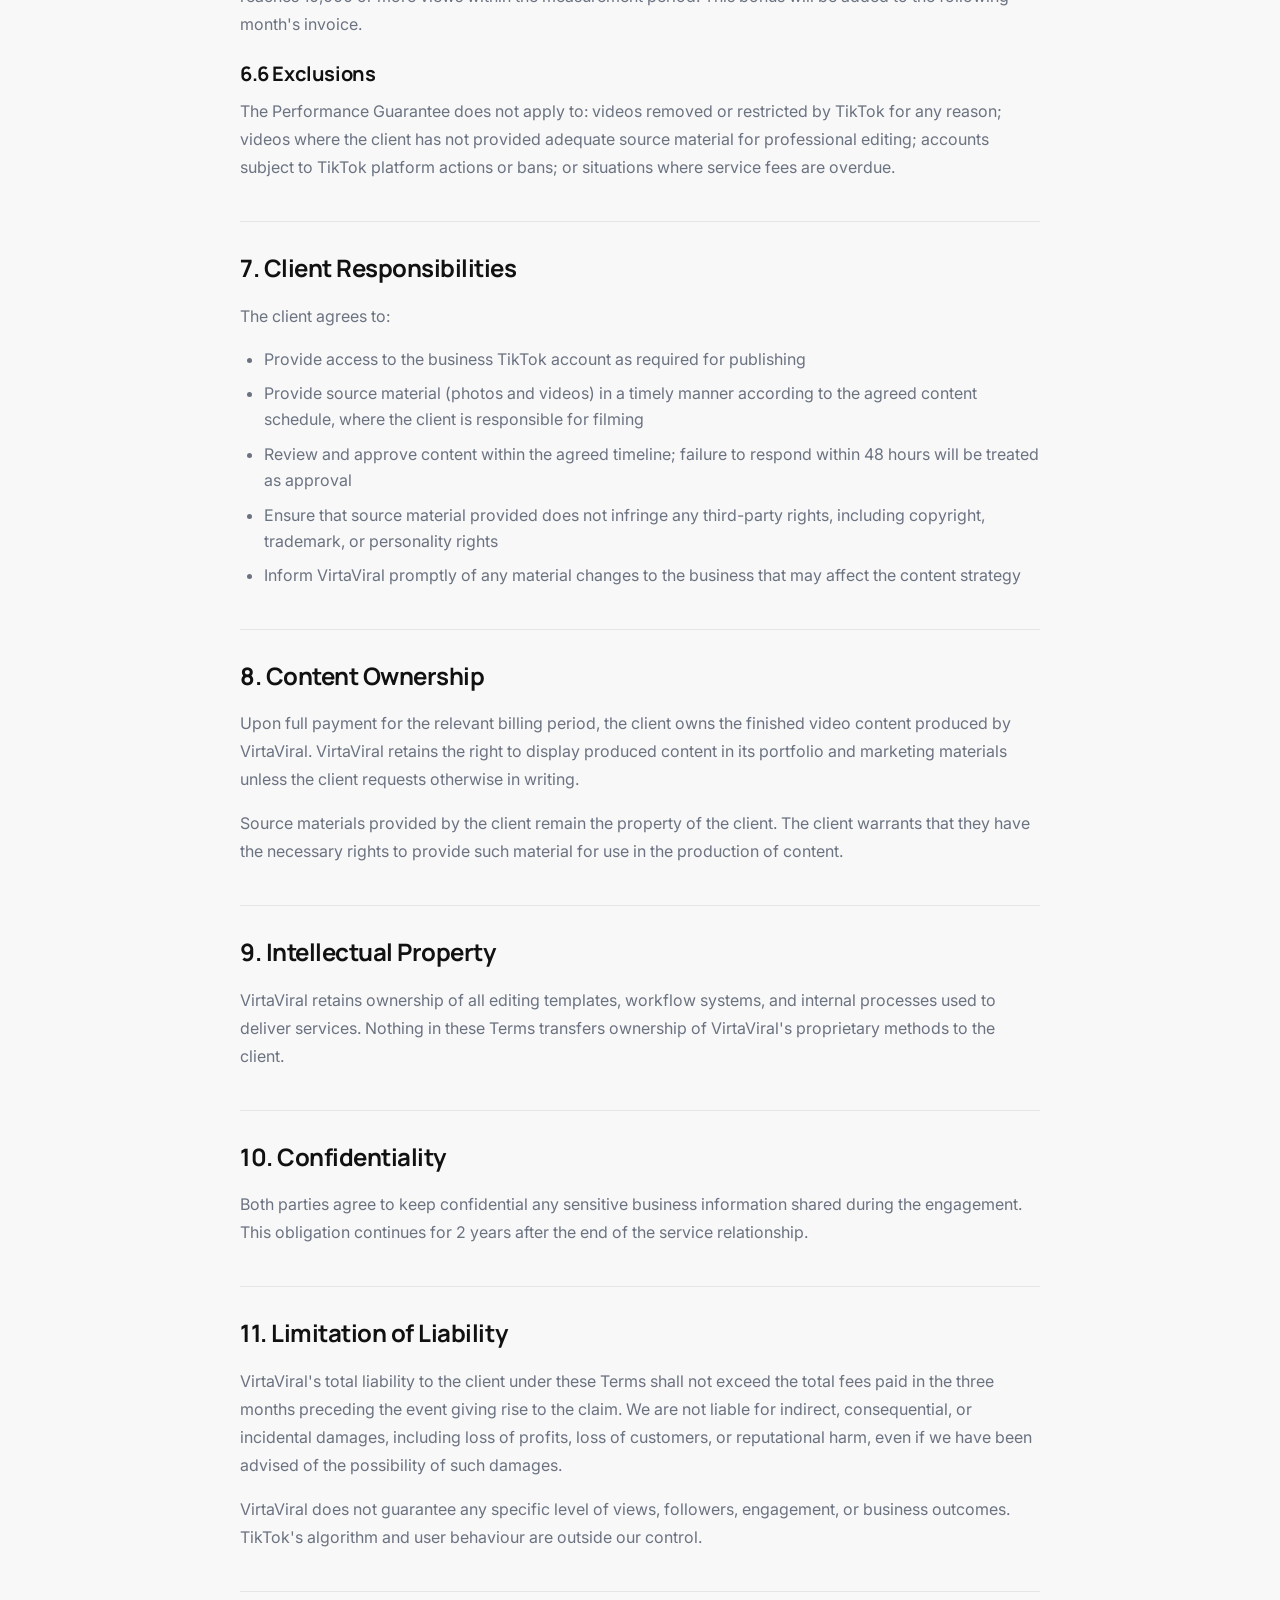
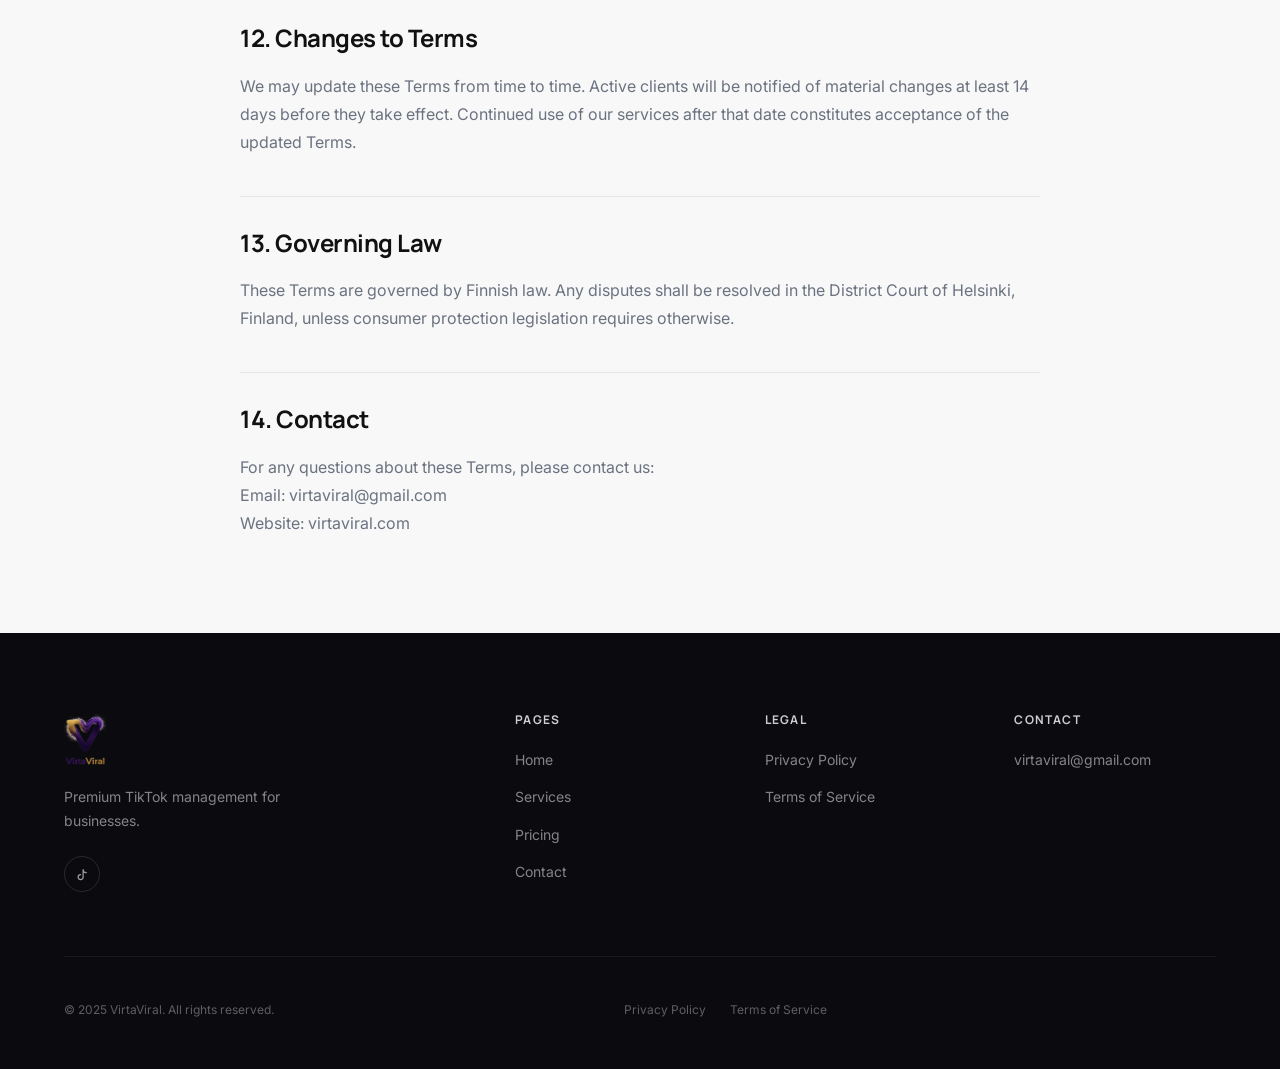
<file: terms.html>
<!DOCTYPE html>
<html lang="en" data-theme="light" data-lang="en">
<head>
  <meta charset="UTF-8" />
  <meta name="viewport" content="width=device-width, initial-scale=1.0" />
  <title>Terms of Service — VirtaViral</title>
  <meta name="description" content="VirtaViral Terms of Service — including our services, pricing, cancellation policy, and Performance Guarantee conditions." />
  <meta name="robots" content="noindex, follow" />
  <meta name="theme-color" content="#5B21B6" />
  <link rel="icon" type="image/png" href="[data-uri]" />
  <link rel="apple-touch-icon" href="[data-uri]" />
  <link rel="preconnect" href="https://fonts.googleapis.com" />
  <link rel="preconnect" href="https://fonts.gstatic.com" crossorigin />
  <link href="https://fonts.googleapis.com/css2?family=Manrope:wght@400;500;600;700;800&family=Inter:wght@400;500;600&display=swap" rel="stylesheet" />
  <link rel="stylesheet" href="style.css" />
</head>
<body>

<div id="scroll-progress" role="progressbar" aria-hidden="true"></div>

<nav id="navbar" role="navigation" aria-label="Main navigation">
  <div class="nav-inner">
    <a href="index.html" class="nav-logo">
      <img src="[data-uri]" alt="VirtaViral" data-logo="primary" data-logo="primary" /></a>
    <ul class="nav-links" role="list">
      <li><a href="index.html"   class="nav-link">Home</a></li>
      <li><a href="services.html" class="nav-link">Services</a></li>
      <li><a href="pricing.html"  class="nav-link">Pricing</a></li>
      <li><a href="contact.html"  class="nav-link">Contact</a></li>
    </ul>
    <div class="nav-controls">
      <button class="lang-toggle" aria-label="Switch language">FI</button>
      <button class="theme-toggle" aria-label="Toggle dark mode">
        <svg class="icon-moon" viewBox="0 0 24 24"><path d="M21 12.79A9 9 0 1 1 11.21 3 7 7 0 0 0 21 12.79z"/></svg>
        <svg class="icon-sun"  viewBox="0 0 24 24"><circle cx="12" cy="12" r="5"/></svg>
      </button>
      <a href="contact.html" class="btn btn-primary btn-sm btn-magnetic">Book a Free Call</a>
      <button class="nav-hamburger" aria-label="Open menu" aria-expanded="false" aria-controls="mobile-menu">
        <span class="hamburger-line"></span><span class="hamburger-line"></span><span class="hamburger-line"></span>
      </button>
    </div>
  </div>
</nav>

<div id="mobile-menu" role="dialog" aria-modal="true" aria-label="Mobile navigation">
  <a href="index.html"     class="mobile-menu-link">Home</a>
  <a href="services.html"  class="mobile-menu-link">Services</a>
  <a href="pricing.html"   class="mobile-menu-link">Pricing</a>
  <a href="contact.html"   class="mobile-menu-link">Contact</a>
  <a href="contact.html" class="btn btn-primary btn-lg mobile-menu-cta">Book a Free Call</a>
  <div class="mobile-menu-controls">
    <button class="lang-toggle">FI</button>
    <button class="theme-toggle" aria-label="Toggle dark mode"><svg class="icon-moon" viewBox="0 0 24 24"><path d="M21 12.79A9 9 0 1 1 11.21 3 7 7 0 0 0 21 12.79z"/></svg><svg class="icon-sun" viewBox="0 0 24 24"><circle cx="12" cy="12" r="5"/></svg></button>
  </div>
</div>

<main>

<section class="page-hero" style="min-height:30vh; padding-bottom:var(--space-10);">
  <div class="container">
    <div class="page-hero-content reveal reveal-up">
      <span class="eyebrow">Legal</span>
      <h1 style="font-size:clamp(2rem,4vw,3rem);">Terms of Service</h1>
      <p>Last updated: 1 January 2025</p>
    </div>
  </div>
</section>

<section class="section--sm">
  <div class="container">
    <div class="legal-content reveal reveal-up">

      <p>These Terms of Service ("Terms") govern the services provided by VirtaViral ("we", "us", "our") to clients ("you", "Client"). By engaging our services, you agree to these Terms.</p>

      <h2>1. Services</h2>
      <p>VirtaViral provides TikTok content management services, including but not limited to: content strategy, video editing, content publishing, performance analytics, and optional content creation (filming). The specific services provided are determined by the plan or agreement selected at the time of onboarding.</p>
      <p>We reserve the right to adjust our service offerings. Any changes affecting active clients will be communicated in advance.</p>

      <h2>2. Pricing</h2>
      <h3>2.1 Custom Plan</h3>
      <p>The Custom plan is charged at €20 per edited video. The number of videos per billing cycle is agreed in advance. A Performance Bonus of €50 applies to each qualifying video that reaches 10,000 or more views within the agreed measurement period.</p>

      <h3>2.2 Pro Plan</h3>
      <p>The Pro plan is charged at €499 per month and includes 8 TikTok videos, complete management, monthly strategy and planning, professional editing, publishing, analytics reporting, and the Performance Guarantee.</p>

      <h3>2.3 Elite Plan</h3>
      <p>The Elite plan is charged at €999 per month and includes 16 TikTok videos, everything in the Pro plan, priority support, trend research, and monthly strategy optimization.</p>

      <h3>2.4 Content Creation Add-on</h3>
      <p>An optional Content Creation add-on is available for €150 per month. This includes one monthly visit to the client's business location to capture footage for the agreed monthly content plan. The add-on is available with any plan and is limited to locations within Finland unless otherwise agreed in writing.</p>

      <p>All prices are quoted in Euros (€) exclusive of any applicable taxes unless otherwise stated.</p>

      <h2>3. Payments</h2>
      <p>Invoices are issued at the beginning of each billing cycle. Payment is due within 14 days of the invoice date unless otherwise agreed. Late payments may incur a late fee of 8% per annum or the statutory rate, whichever is higher.</p>
      <p>We reserve the right to suspend services if payment is not received within 30 days of the due date.</p>

      <h2>4. Monthly Subscriptions</h2>
      <p>Plans are billed on a monthly basis. The billing cycle begins on the date services commence. Subscriptions renew automatically each month unless cancelled in accordance with Section 5.</p>

      <h2>5. Cancellation</h2>
      <p>Clients may cancel their subscription at any time by providing written notice (email is acceptable) before the start of the next billing cycle. Cancellation takes effect at the end of the current billing period. No partial refunds are provided for unused days within a paid billing cycle.</p>
      <p>VirtaViral may terminate the agreement immediately if the client breaches these Terms, fails to pay, or engages in conduct that puts our staff or reputation at risk.</p>

      <h2>6. Performance Guarantee</h2>
      <h3>6.1 Overview</h3>
      <p>The Performance Guarantee is a customer confidence policy. It is not a guarantee of virality or of any specific business outcome.</p>

      <h3>6.2 Threshold and Measurement Period</h3>
      <p>The performance threshold is 10,000 views per qualifying video. The measurement period is 30 days from the date of publication on TikTok, unless a different period is agreed in writing at the start of the engagement.</p>

      <h3>6.3 Qualifying Videos</h3>
      <p>To qualify for the Performance Guarantee, a video must:</p>
      <ul>
        <li>Be published by VirtaViral as part of the agreed monthly content plan</li>
        <li>Remain published and publicly accessible on TikTok throughout the entire measurement period</li>
        <li>Not be materially altered, edited, or removed by the client during the measurement period</li>
        <li>Not be subject to TikTok platform penalties, restrictions, or removal for any reason outside VirtaViral's control</li>
        <li>Have been produced under the agreed service conditions for the relevant billing period (i.e., payment must be current)</li>
      </ul>

      <h3>6.4 Compensation</h3>
      <p>If a qualifying video does not reach the threshold within the measurement period, the client may choose one of the following:</p>
      <ul>
        <li>A €50 refund to the original payment method; or</li>
        <li>A €50 credit applied toward the following month's invoice.</li>
      </ul>
      <p>Claims must be submitted within 14 days of the end of the relevant measurement period. Claims submitted after this window will not be accepted.</p>

      <h3>6.5 Performance Bonus</h3>
      <p>Under the Custom plan, a performance bonus of €50 is payable by the client for each qualifying video that reaches 10,000 or more views within the measurement period. This bonus will be added to the following month's invoice.</p>

      <h3>6.6 Exclusions</h3>
      <p>The Performance Guarantee does not apply to: videos removed or restricted by TikTok for any reason; videos where the client has not provided adequate source material for professional editing; accounts subject to TikTok platform actions or bans; or situations where service fees are overdue.</p>

      <h2>7. Client Responsibilities</h2>
      <p>The client agrees to:</p>
      <ul>
        <li>Provide access to the business TikTok account as required for publishing</li>
        <li>Provide source material (photos and videos) in a timely manner according to the agreed content schedule, where the client is responsible for filming</li>
        <li>Review and approve content within the agreed timeline; failure to respond within 48 hours will be treated as approval</li>
        <li>Ensure that source material provided does not infringe any third-party rights, including copyright, trademark, or personality rights</li>
        <li>Inform VirtaViral promptly of any material changes to the business that may affect the content strategy</li>
      </ul>

      <h2>8. Content Ownership</h2>
      <p>Upon full payment for the relevant billing period, the client owns the finished video content produced by VirtaViral. VirtaViral retains the right to display produced content in its portfolio and marketing materials unless the client requests otherwise in writing.</p>
      <p>Source materials provided by the client remain the property of the client. The client warrants that they have the necessary rights to provide such material for use in the production of content.</p>

      <h2>9. Intellectual Property</h2>
      <p>VirtaViral retains ownership of all editing templates, workflow systems, and internal processes used to deliver services. Nothing in these Terms transfers ownership of VirtaViral's proprietary methods to the client.</p>

      <h2>10. Confidentiality</h2>
      <p>Both parties agree to keep confidential any sensitive business information shared during the engagement. This obligation continues for 2 years after the end of the service relationship.</p>

      <h2>11. Limitation of Liability</h2>
      <p>VirtaViral's total liability to the client under these Terms shall not exceed the total fees paid in the three months preceding the event giving rise to the claim. We are not liable for indirect, consequential, or incidental damages, including loss of profits, loss of customers, or reputational harm, even if we have been advised of the possibility of such damages.</p>
      <p>VirtaViral does not guarantee any specific level of views, followers, engagement, or business outcomes. TikTok's algorithm and user behaviour are outside our control.</p>

      <h2>12. Changes to Terms</h2>
      <p>We may update these Terms from time to time. Active clients will be notified of material changes at least 14 days before they take effect. Continued use of our services after that date constitutes acceptance of the updated Terms.</p>

      <h2>13. Governing Law</h2>
      <p>These Terms are governed by Finnish law. Any disputes shall be resolved in the District Court of Helsinki, Finland, unless consumer protection legislation requires otherwise.</p>

      <h2>14. Contact</h2>
      <p>For any questions about these Terms, please contact us:<br />
      <!-- REPLACE WITH YOUR ACTUAL DETAILS -->
      Email: virtaviral@gmail.com<br />
      Website: virtaviral.com</p>

    </div>
  </div>
</section>

</main>

<footer role="contentinfo">
  <div class="container">
    <div class="footer-grid">
      <div class="footer-brand">
        <img src="[data-uri]" alt="VirtaViral" data-logo="stacked" data-logo="primary" />
        <p>Premium TikTok management for businesses.</p>
        <div class="footer-social">
          <a href="#" aria-label="TikTok"><svg viewBox="0 0 24 24"><path d="M9 12a4 4 0 1 0 4 4V4a5 5 0 0 0 5 5"/></svg></a>
        </div>
      </div>
      <div><h3 class="footer-col-title">Pages</h3><ul class="footer-links"><li><a href="index.html">Home</a></li><li><a href="services.html">Services</a></li><li><a href="pricing.html">Pricing</a></li><li><a href="contact.html">Contact</a></li></ul></div>
      <div><h3 class="footer-col-title">Legal</h3><ul class="footer-links"><li><a href="privacy.html">Privacy Policy</a></li><li><a href="terms.html">Terms of Service</a></li></ul></div>
      <div><h3 class="footer-col-title">Contact</h3><ul class="footer-links"><li><a href="mailto:virtaviral@gmail.com">virtaviral@gmail.com</a></li></ul></div>
    </div>
    <div class="footer-bottom">
      <p class="footer-copyright">© 2025 VirtaViral. All rights reserved.</p>
      <div class="footer-legal"><a href="privacy.html">Privacy Policy</a><a href="terms.html">Terms of Service</a></div>
      <button id="back-to-top" aria-label="Back to top"><svg viewBox="0 0 24 24"><polyline points="18 15 12 9 6 15"/></svg></button>
    </div>
  </div>
</footer>

<script src="assets.js"></script>
<script src="script.js"></script>
</body>
</html>
</file>
<file: style.css>
/* =============================================================
   VirtaViral — Premium TikTok Management Agency
   style.css — Complete Design System
   Version: 1.0.0
   ============================================================= */

/* =============================================================
   SECTION 1: CSS VARIABLES — Design Tokens
   ============================================================= */
:root {
  /* Brand Colors */
  --color-purple:        #5B21B6;
  --color-purple-light:  #7C3AED;
  --color-purple-dark:   #3B0764;
  --color-gold:          #B8860B;
  --color-gold-light:    #D4A017;
  --color-gold-pale:     #F5E6A3;

  /* Background */
  --bg-primary:          #F8F8F8;
  --bg-secondary:        #FFFFFF;
  --bg-dark:             #0A0A0F;
  --bg-dark-card:        #13131A;
  --bg-dark-surface:     #1C1C26;

  /* Text */
  --text-primary:        #111111;
  --text-secondary:      #6B7280;
  --text-tertiary:       #9CA3AF;
  --text-inverse:        #FFFFFF;

  /* Accent */
  --accent:              #5B21B6;
  --accent-hover:        #4C1D95;
  --accent-glow:         rgba(91, 33, 182, 0.25);

  /* Borders */
  --border-light:        rgba(0,0,0,0.08);
  --border-medium:       rgba(0,0,0,0.12);
  --border-dark:         rgba(255,255,255,0.08);
  --border-dark-medium:  rgba(255,255,255,0.12);

  /* Shadows */
  --shadow-xs:           0 1px 3px rgba(0,0,0,0.06);
  --shadow-sm:           0 2px 8px rgba(0,0,0,0.08);
  --shadow-md:           0 4px 20px rgba(0,0,0,0.10);
  --shadow-lg:           0 8px 40px rgba(0,0,0,0.12);
  --shadow-xl:           0 20px 60px rgba(0,0,0,0.15);
  --shadow-purple:       0 8px 32px rgba(91,33,182,0.25);
  --shadow-purple-lg:    0 16px 48px rgba(91,33,182,0.30);

  /* Spacing Scale */
  --space-1:    4px;
  --space-2:    8px;
  --space-3:    12px;
  --space-4:    16px;
  --space-5:    20px;
  --space-6:    24px;
  --space-8:    32px;
  --space-10:   40px;
  --space-12:   48px;
  --space-16:   64px;
  --space-20:   80px;
  --space-24:   96px;
  --space-32:  128px;

  /* Typography */
  --font-display: 'Manrope', system-ui, sans-serif;
  --font-body:    'Inter', system-ui, sans-serif;

  /* Font Sizes */
  --text-xs:    0.75rem;    /* 12px */
  --text-sm:    0.875rem;   /* 14px */
  --text-base:  1rem;       /* 16px */
  --text-lg:    1.125rem;   /* 18px */
  --text-xl:    1.25rem;    /* 20px */
  --text-2xl:   1.5rem;     /* 24px */
  --text-3xl:   1.875rem;   /* 30px */
  --text-4xl:   2.25rem;    /* 36px */
  --text-5xl:   3rem;       /* 48px */
  --text-6xl:   3.75rem;    /* 60px */
  --text-7xl:   4.5rem;     /* 72px */
  --text-8xl:   6rem;       /* 96px */

  /* Border Radius */
  --radius-sm:   6px;
  --radius-md:   12px;
  --radius-lg:   20px;
  --radius-xl:   32px;
  --radius-full: 9999px;

  /* Transitions */
  --transition-fast:   150ms cubic-bezier(0.4, 0, 0.2, 1);
  --transition-base:   250ms cubic-bezier(0.4, 0, 0.2, 1);
  --transition-slow:   400ms cubic-bezier(0.4, 0, 0.2, 1);
  --transition-spring: 500ms cubic-bezier(0.34, 1.56, 0.64, 1);

  /* Layout */
  --container-max: 1200px;
  --container-wide: 1400px;
  --nav-height: 72px;
}

/* Dark Mode Variables */
[data-theme="dark"] {
  --bg-primary:    #0A0A0F;
  --bg-secondary:  #13131A;
  --text-primary:  #F8F8F8;
  --text-secondary: #9CA3AF;
  --text-tertiary: #6B7280;
  --border-light:  rgba(255,255,255,0.07);
  --border-medium: rgba(255,255,255,0.12);
  --shadow-sm:     0 2px 8px rgba(0,0,0,0.4);
  --shadow-md:     0 4px 20px rgba(0,0,0,0.5);
  --shadow-lg:     0 8px 40px rgba(0,0,0,0.6);
}

/* =============================================================
   SECTION 2: RESET & BASE
   ============================================================= */
*, *::before, *::after {
  box-sizing: border-box;
  margin: 0;
  padding: 0;
}

html {
  font-size: 16px;
  scroll-behavior: smooth;
  -webkit-text-size-adjust: 100%;
}

body {
  overflow-x: hidden;
  font-family: var(--font-body);
  font-size: var(--text-base);
  line-height: 1.6;
  color: var(--text-primary);
  background-color: var(--bg-primary);
  -webkit-font-smoothing: antialiased;
  -moz-osx-font-smoothing: grayscale;
  overflow-x: hidden;
  transition: background-color var(--transition-slow), color var(--transition-slow);
}

img {
  max-width: 100%;
  height: auto;
  display: block;
}

a {
  color: inherit;
  text-decoration: none;
}

ul, ol {
  list-style: none;
}

button {
  border: none;
  background: none;
  cursor: pointer;
  font-family: inherit;
}

input, textarea, select {
  font-family: inherit;
  font-size: inherit;
}

/* Reduced motion */
@media (prefers-reduced-motion: reduce) {
  *, *::before, *::after {
    animation-duration: 0.01ms !important;
    transition-duration: 0.01ms !important;
  }
}

/* =============================================================
   SECTION 3: TYPOGRAPHY
   ============================================================= */
h1, h2, h3, h4, h5, h6 {
  font-family: var(--font-display);
  font-weight: 700;
  line-height: 1.15;
  letter-spacing: -0.02em;
  color: var(--text-primary);
}

h1 { font-size: clamp(var(--text-4xl), 5.5vw, var(--text-7xl)); }
h2 { font-size: clamp(var(--text-3xl), 4vw, var(--text-5xl)); }
h3 { font-size: clamp(var(--text-2xl), 2.5vw, var(--text-3xl)); }
h4 { font-size: var(--text-xl); }
h5 { font-size: var(--text-lg); }
h6 { font-size: var(--text-base); }

p {
  color: var(--text-secondary);
  line-height: 1.75;
}

.text-gradient {
  background: linear-gradient(135deg, var(--color-purple-light) 0%, var(--color-gold) 100%);
  -webkit-background-clip: text;
  -webkit-text-fill-color: transparent;
  background-clip: text;
}

.text-purple { color: var(--color-purple-light); }
.text-gold   { color: var(--color-gold-light); }

.eyebrow {
  font-family: var(--font-display);
  font-size: var(--text-xs);
  font-weight: 600;
  letter-spacing: 0.12em;
  text-transform: uppercase;
  color: var(--color-purple-light);
  display: flex;
  align-items: center;
  gap: var(--space-2);
}

.eyebrow::before {
  content: '';
  display: inline-block;
  width: 20px;
  height: 2px;
  background: linear-gradient(90deg, var(--color-purple-light), var(--color-gold));
  border-radius: 2px;
}

/* =============================================================
   SECTION 4: LAYOUT UTILITIES
   ============================================================= */
.container {
  width: 100%;
  max-width: var(--container-max);
  margin: 0 auto;
  padding: 0 var(--space-6);
}

.container--wide {
  max-width: var(--container-wide);
}

.section {
  padding: var(--space-32) 0;
}

.section--sm {
  padding: var(--space-20) 0;
}

.section--lg {
  padding: calc(var(--space-32) * 1.5) 0;
}

.section-header {
  max-width: 700px;
  margin: 0 auto var(--space-16);
  text-align: center;
}

.section-header .eyebrow {
  justify-content: center;
  margin-bottom: var(--space-4);
}

.section-header h2 {
  margin-bottom: var(--space-5);
}

.section-header p {
  font-size: var(--text-lg);
  max-width: 560px;
  margin: 0 auto;
}

/* Grid System */
.grid { display: grid; }
.grid-2 { grid-template-columns: repeat(2, 1fr); gap: var(--space-8); }
.grid-3 { grid-template-columns: repeat(3, 1fr); gap: var(--space-8); }
.grid-4 { grid-template-columns: repeat(4, 1fr); gap: var(--space-6); }

/* Flex utilities */
.flex { display: flex; }
.flex-center { display: flex; align-items: center; justify-content: center; }
.flex-between { display: flex; align-items: center; justify-content: space-between; }
.flex-col { display: flex; flex-direction: column; }

/* =============================================================
   SECTION 5: COMPONENTS — Buttons
   ============================================================= */
.btn {
  display: inline-flex;
  align-items: center;
  justify-content: center;
  gap: var(--space-2);
  font-family: var(--font-display);
  font-size: var(--text-sm);
  font-weight: 600;
  letter-spacing: 0.01em;
  padding: 14px 28px;
  border-radius: var(--radius-full);
  border: 2px solid transparent;
  cursor: pointer;
  transition: all var(--transition-base);
  white-space: nowrap;
  position: relative;
  overflow: hidden;
  text-decoration: none;
  -webkit-user-select: none;
  user-select: none;
}

/* Ripple effect */
.btn::after {
  content: '';
  position: absolute;
  inset: 0;
  background: rgba(255,255,255,0.15);
  opacity: 0;
  border-radius: inherit;
  transition: opacity var(--transition-fast);
}

.btn:hover::after { opacity: 1; }
.btn:active { transform: scale(0.98); }

/* Primary button */
.btn-primary {
  background: linear-gradient(135deg, var(--color-purple) 0%, var(--color-purple-light) 100%);
  color: #FFFFFF;
  box-shadow: 0 4px 20px rgba(91,33,182,0.30);
}

.btn-primary:hover {
  box-shadow: 0 6px 28px rgba(91,33,182,0.45);
  transform: translateY(-1px);
}

/* Secondary button */
.btn-secondary {
  background: transparent;
  color: var(--text-primary);
  border-color: var(--border-medium);
}

.btn-secondary:hover {
  border-color: var(--color-purple-light);
  color: var(--color-purple-light);
  transform: translateY(-1px);
}

[data-theme="dark"] .btn-secondary {
  border-color: var(--border-dark-medium);
  color: var(--text-primary);
}

/* Gold/Elite button */
.btn-gold {
  background: linear-gradient(135deg, var(--color-gold) 0%, var(--color-gold-light) 100%);
  color: #FFFFFF;
  box-shadow: 0 4px 20px rgba(184,134,11,0.30);
}

.btn-gold:hover {
  box-shadow: 0 6px 28px rgba(184,134,11,0.45);
  transform: translateY(-1px);
}

/* Ghost button (for dark sections) */
.btn-ghost {
  background: rgba(255,255,255,0.10);
  color: #FFFFFF;
  border-color: rgba(255,255,255,0.20);
  backdrop-filter: blur(8px);
}

.btn-ghost:hover {
  background: rgba(255,255,255,0.18);
  border-color: rgba(255,255,255,0.35);
  transform: translateY(-1px);
}

/* Icon inside button */
.btn .btn-icon {
  width: 16px;
  height: 16px;
  transition: transform var(--transition-base);
}

.btn:hover .btn-icon {
  transform: translateX(3px);
}

/* Button sizes */
.btn-sm { padding: 10px 20px; font-size: var(--text-xs); }
.btn-lg { padding: 18px 36px; font-size: var(--text-base); }

/* =============================================================
   SECTION 6: COMPONENTS — Cards
   ============================================================= */
.card {
  background: var(--bg-secondary);
  border: 1px solid var(--border-light);
  border-radius: var(--radius-lg);
  padding: var(--space-8);
  transition: all var(--transition-base);
  position: relative;
  overflow: hidden;
}

.card::before {
  content: '';
  position: absolute;
  inset: 0;
  border-radius: inherit;
  border: 1px solid transparent;
  background: linear-gradient(135deg, rgba(91,33,182,0.10), rgba(184,134,11,0.05)) border-box;
  -webkit-mask: linear-gradient(#fff 0 0) padding-box, linear-gradient(#fff 0 0);
  -webkit-mask-composite: destination-out;
  mask-composite: exclude;
  opacity: 0;
  transition: opacity var(--transition-base);
}

.card:hover::before { opacity: 1; }

.card:hover {
  box-shadow: var(--shadow-lg);
  transform: translateY(-4px);
}

[data-theme="dark"] .card {
  background: var(--bg-dark-card);
  border-color: var(--border-dark);
}

[data-theme="dark"] .card:hover {
  box-shadow: 0 8px 40px rgba(0,0,0,0.6);
}

/* Card with icon */
.card-icon {
  width: 48px;
  height: 48px;
  border-radius: var(--radius-md);
  background: linear-gradient(135deg, rgba(91,33,182,0.12), rgba(184,134,11,0.06));
  display: flex;
  align-items: center;
  justify-content: center;
  margin-bottom: var(--space-5);
  transition: all var(--transition-base);
  border: 1px solid rgba(91,33,182,0.15);
}

.card:hover .card-icon {
  background: linear-gradient(135deg, rgba(91,33,182,0.20), rgba(184,134,11,0.12));
  border-color: rgba(91,33,182,0.30);
  transform: scale(1.08);
}

.card-icon svg {
  width: 22px;
  height: 22px;
  stroke: var(--color-purple-light);
  fill: none;
  stroke-width: 1.75;
  stroke-linecap: round;
  stroke-linejoin: round;
  transition: stroke var(--transition-base);
}

/* Glass card */
.card-glass {
  background: rgba(255,255,255,0.65);
  backdrop-filter: blur(20px);
  -webkit-backdrop-filter: blur(20px);
  border: 1px solid rgba(255,255,255,0.80);
}

[data-theme="dark"] .card-glass {
  background: rgba(19,19,26,0.70);
  border-color: rgba(255,255,255,0.10);
}

/* =============================================================
   SECTION 7: LOADING SCREEN
   ============================================================= */
#loading-screen {
  position: fixed;
  inset: 0;
  z-index: 9999;
  background: #0A0A0F;
  display: flex;
  flex-direction: column;
  align-items: center;
  justify-content: center;
  gap: var(--space-8);
  transition: opacity 0.6s ease, visibility 0.6s ease;
}

#loading-screen.hidden {
  opacity: 0;
  visibility: hidden;
  pointer-events: none;
}

.loading-logo {
  height: 160px;
  width: auto;
  max-width: 280px;
  object-fit: contain;
  animation: loadingPulse 2s ease-in-out infinite;
}

.loading-bar-track {
  width: 200px;
  height: 2px;
  background: rgba(255,255,255,0.10);
  border-radius: 2px;
  overflow: hidden;
}

.loading-bar-fill {
  height: 100%;
  background: linear-gradient(90deg, var(--color-purple-light), var(--color-gold));
  border-radius: 2px;
  animation: loadingBar 1.4s ease-in-out forwards;
}

@keyframes loadingBar {
  0%   { width: 0%; }
  60%  { width: 85%; }
  100% { width: 100%; }
}

@keyframes loadingPulse {
  0%, 100% { opacity: 1; transform: scale(1); }
  50%       { opacity: 0.85; transform: scale(1.02); }
}

/* =============================================================
   SECTION 8: NAVIGATION
   ============================================================= */
#navbar {
  position: fixed;
  top: var(--space-4);
  left: 50%;
  transform: translateX(-50%);
  width: calc(100% - var(--space-8));
  max-width: var(--container-max);
  z-index: 1000;
  transition: all var(--transition-base);
}

.nav-inner {
  display: flex;
  align-items: center;
  justify-content: space-between;
  padding: 14px 28px;
  background: rgba(248,248,248,0.75);
  backdrop-filter: blur(20px);
  -webkit-backdrop-filter: blur(20px);
  border: 1px solid var(--border-light);
  border-radius: var(--radius-xl);
  box-shadow: var(--shadow-sm);
  transition: all var(--transition-base);
}

[data-theme="dark"] .nav-inner {
  background: rgba(10,10,15,0.80);
  border-color: var(--border-dark);
}

#navbar.scrolled .nav-inner {
  padding: 10px 24px;
  box-shadow: var(--shadow-md);
}

/* Logo */
.nav-logo {
  display: flex;
  align-items: center;
  height: 36px;
  flex-shrink: 0;
}

.nav-logo img {
  height: 38px;
  width: auto;
  object-fit: contain;
  display: block;
}

/* Nav Links */
.nav-links {
  display: flex;
  align-items: center;
  gap: var(--space-1);
}

.nav-link {
  font-family: var(--font-display);
  font-size: var(--text-sm);
  font-weight: 500;
  color: var(--text-secondary);
  padding: 8px 14px;
  border-radius: var(--radius-full);
  transition: all var(--transition-fast);
  position: relative;
}

.nav-link:hover,
.nav-link.active {
  color: var(--text-primary);
  background: rgba(0,0,0,0.05);
}

[data-theme="dark"] .nav-link:hover,
[data-theme="dark"] .nav-link.active {
  background: rgba(255,255,255,0.07);
}

.nav-link.active {
  color: var(--color-purple-light);
}

/* Nav Controls */
.nav-controls {
  display: flex;
  align-items: center;
  gap: var(--space-2);
}

/* Language Toggle */
.lang-toggle {
  font-family: var(--font-display);
  font-size: var(--text-xs);
  font-weight: 600;
  letter-spacing: 0.04em;
  color: var(--text-secondary);
  padding: 7px 12px;
  border-radius: var(--radius-full);
  border: 1px solid var(--border-medium);
  cursor: pointer;
  transition: all var(--transition-fast);
  background: transparent;
}

.lang-toggle:hover {
  color: var(--color-purple-light);
  border-color: var(--color-purple-light);
}

/* Dark Mode Toggle */
.theme-toggle {
  width: 36px;
  height: 36px;
  border-radius: var(--radius-full);
  border: 1px solid var(--border-medium);
  background: transparent;
  cursor: pointer;
  display: flex;
  align-items: center;
  justify-content: center;
  transition: all var(--transition-fast);
  color: var(--text-secondary);
}

.theme-toggle:hover {
  border-color: var(--color-purple-light);
  color: var(--color-purple-light);
}

.theme-toggle .icon-sun  { display: none; }
.theme-toggle .icon-moon { display: block; }

[data-theme="dark"] .theme-toggle .icon-sun  { display: block; }
[data-theme="dark"] .theme-toggle .icon-moon { display: none; }

.theme-toggle svg {
  width: 16px;
  height: 16px;
  stroke: currentColor;
  fill: none;
  stroke-width: 2;
  stroke-linecap: round;
  stroke-linejoin: round;
}

/* Mobile Hamburger */
.nav-hamburger {
  display: none;
  flex-direction: column;
  gap: 5px;
  cursor: pointer;
  width: 36px;
  height: 36px;
  align-items: center;
  justify-content: center;
  border-radius: var(--radius-full);
  border: 1px solid var(--border-medium);
  transition: all var(--transition-fast);
}

.nav-hamburger:hover {
  border-color: var(--color-purple-light);
}

.hamburger-line {
  display: block;
  width: 18px;
  height: 1.5px;
  background: var(--text-primary);
  border-radius: 2px;
  transition: all var(--transition-base);
  transform-origin: center;
}

.nav-hamburger.open .hamburger-line:nth-child(1) {
  transform: translateY(6.5px) rotate(45deg);
}

.nav-hamburger.open .hamburger-line:nth-child(2) {
  opacity: 0;
  transform: scaleX(0);
}

.nav-hamburger.open .hamburger-line:nth-child(3) {
  transform: translateY(-6.5px) rotate(-45deg);
}

/* =============================================================
   SECTION 9: MOBILE MENU (Fullscreen Overlay)
   ============================================================= */
#mobile-menu {
  position: fixed;
  inset: 0;
  z-index: 999;
  background: rgba(10,10,15,0.97);
  backdrop-filter: blur(24px);
  -webkit-backdrop-filter: blur(24px);
  display: flex;
  flex-direction: column;
  align-items: center;
  justify-content: center;
  gap: var(--space-5);
  opacity: 0;
  visibility: hidden;
  transition: opacity var(--transition-slow), visibility var(--transition-slow);
}

#mobile-menu.open {
  opacity: 1;
  visibility: visible;
}

.mobile-menu-link {
  font-family: var(--font-display);
  font-size: var(--text-3xl);
  font-weight: 700;
  color: rgba(255,255,255,0.80);
  letter-spacing: -0.02em;
  transition: color var(--transition-fast), transform var(--transition-fast);
  opacity: 0;
  transform: translateY(20px);
}

#mobile-menu.open .mobile-menu-link {
  opacity: 1;
  transform: translateY(0);
}

.mobile-menu-link:hover {
  color: #FFFFFF;
}

/* Stagger children */
#mobile-menu.open .mobile-menu-link:nth-child(1) { transition-delay: 60ms; }
#mobile-menu.open .mobile-menu-link:nth-child(2) { transition-delay: 100ms; }
#mobile-menu.open .mobile-menu-link:nth-child(3) { transition-delay: 140ms; }
#mobile-menu.open .mobile-menu-link:nth-child(4) { transition-delay: 180ms; }
#mobile-menu.open .mobile-menu-link:nth-child(5) { transition-delay: 220ms; }
#mobile-menu.open .mobile-menu-link:nth-child(6) { transition-delay: 260ms; }
#mobile-menu.open .mobile-menu-link:nth-child(7) { transition-delay: 300ms; }

.mobile-menu-cta {
  margin-top: var(--space-4);
  opacity: 0;
  transform: translateY(20px);
  transition: opacity var(--transition-slow) 360ms, transform var(--transition-slow) 360ms;
}

#mobile-menu.open .mobile-menu-cta {
  opacity: 1;
  transform: translateY(0);
}

.mobile-menu-controls {
  display: flex;
  gap: var(--space-4);
  margin-top: var(--space-6);
  opacity: 0;
  transform: translateY(20px);
  transition: opacity var(--transition-slow) 420ms, transform var(--transition-slow) 420ms;
}

#mobile-menu.open .mobile-menu-controls {
  opacity: 1;
  transform: translateY(0);
}

/* =============================================================
   SECTION 10: SCROLL PROGRESS BAR
   ============================================================= */
#scroll-progress {
  position: fixed;
  top: 0;
  left: 0;
  width: 0%;
  height: 2px;
  background: linear-gradient(90deg, var(--color-purple-light), var(--color-gold));
  z-index: 9998;
  transition: width 50ms linear;
}

/* =============================================================
   SECTION 11: HERO SECTION
   ============================================================= */
.hero {
  min-height: 100vh;
  display: flex;
  align-items: center;
  position: relative;
  overflow: hidden;
  padding-top: calc(var(--nav-height) + var(--space-16));
  padding-bottom: var(--space-24);
  max-width: 100vw;
}

/* Ambient orbs */
.hero-orb {
  position: absolute;
  border-radius: 50%;
  filter: blur(80px);
  opacity: 0.35;
  animation: orbFloat 8s ease-in-out infinite;
  pointer-events: none;
}

.hero-orb--1 {
  width: 600px;
  height: 600px;
  background: radial-gradient(circle, var(--color-purple) 0%, transparent 70%);
  top: -10%;
  right: -5%;
  animation-delay: 0s;
}

.hero-orb--2 {
  width: 400px;
  height: 400px;
  background: radial-gradient(circle, var(--color-gold) 0%, transparent 70%);
  bottom: 10%;
  left: -8%;
  animation-delay: 3s;
  opacity: 0.20;
}

.hero-orb--3 {
  width: 300px;
  height: 300px;
  background: radial-gradient(circle, var(--color-purple-light) 0%, transparent 70%);
  top: 40%;
  left: 30%;
  animation-delay: 5s;
  opacity: 0.15;
}

@keyframes orbFloat {
  0%, 100% { transform: translate(0, 0) scale(1); }
  33%       { transform: translate(30px, -20px) scale(1.05); }
  66%       { transform: translate(-20px, 15px) scale(0.95); }
}

.hero-content {
  position: relative;
  z-index: 2;
  max-width: 54%;
}

.hero-content .eyebrow {
  margin-bottom: var(--space-6);
}

.hero-headline {
  font-size: clamp(2.5rem, 6vw, 5.5rem);
  font-weight: 800;
  line-height: 1.08;
  letter-spacing: -0.03em;
  margin-bottom: var(--space-6);
}

.hero-sub {
  font-size: clamp(var(--text-base), 2vw, var(--text-xl));
  color: var(--text-secondary);
  line-height: 1.7;
  max-width: 560px;
  margin-bottom: var(--space-10);
}

.hero-actions {
  display: flex;
  gap: var(--space-4);
  flex-wrap: wrap;
}

/* Stats */
.hero-stats {
  display: flex;
  gap: var(--space-10);
  margin-top: var(--space-16);
  padding-top: var(--space-10);
  border-top: 1px solid var(--border-light);
  flex-wrap: wrap;
}

.hero-stat {
  display: flex;
  flex-direction: column;
  gap: 4px;
}

.hero-stat-number {
  font-family: var(--font-display);
  font-size: var(--text-3xl);
  font-weight: 800;
  letter-spacing: -0.03em;
  color: var(--text-primary);
  line-height: 1;
}

.hero-stat-label {
  font-size: var(--text-sm);
  color: var(--text-secondary);
  font-weight: 500;
}

/* Hero visual side */
.hero-visual {
  position: absolute;
  right: 0;
  top: 50%;
  transform: translateY(-50%);
  width: 40%;
  max-width: 400px;
  z-index: 1;
  pointer-events: none;
  overflow: hidden;
}

.phone-mockup-wrap {
  position: relative;
  width: 100%;
  padding-bottom: 216%;
}

.phone-frame {
  position: absolute;
  inset: 0;
  background: #1A1A24;
  border-radius: 40px;
  border: 2px solid rgba(255,255,255,0.12);
  box-shadow: 
    0 40px 80px rgba(0,0,0,0.35),
    inset 0 1px 0 rgba(255,255,255,0.15);
  overflow: hidden;
  display: flex;
  flex-direction: column;
}

.phone-notch {
  width: 120px;
  height: 32px;
  background: #111;
  border-radius: 0 0 20px 20px;
  margin: 0 auto;
  flex-shrink: 0;
}

.phone-screen {
  flex: 1;
  background: linear-gradient(160deg, #1C0A3A 0%, #0D0D1A 50%, #0A1A2E 100%);
  display: flex;
  align-items: center;
  justify-content: center;
  position: relative;
  overflow: hidden;
}

.phone-tiktok-ui {
  position: absolute;
  inset: 0;
  display: flex;
  flex-direction: column;
  justify-content: flex-end;
  padding: 20px;
}

.tiktok-progress {
  height: 2px;
  background: rgba(255,255,255,0.20);
  border-radius: 2px;
  margin-bottom: 16px;
  overflow: hidden;
}

.tiktok-progress-fill {
  height: 100%;
  width: 65%;
  background: linear-gradient(90deg, var(--color-purple-light), var(--color-gold));
  border-radius: 2px;
  animation: progressPulse 3s ease-in-out infinite;
}

@keyframes progressPulse {
  0%, 100% { width: 65%; }
  50%       { width: 80%; }
}

.tiktok-meta {
  display: flex;
  flex-direction: column;
  gap: 8px;
}

.tiktok-username {
  font-family: var(--font-display);
  font-size: 13px;
  font-weight: 700;
  color: #fff;
}

.tiktok-caption {
  font-size: 11px;
  color: rgba(255,255,255,0.70);
  line-height: 1.4;
}

.tiktok-stats {
  display: flex;
  gap: 20px;
  margin-top: 4px;
}

.tiktok-stat {
  display: flex;
  flex-direction: column;
  align-items: center;
  gap: 2px;
}

.tiktok-stat-num {
  font-family: var(--font-display);
  font-size: 12px;
  font-weight: 700;
  color: #fff;
}

.tiktok-stat-ico {
  width: 18px;
  height: 18px;
  background: rgba(255,255,255,0.80);
  border-radius: 50%;
}

/* Floating metric cards around phone */
.metric-card {
  position: absolute;
  background: rgba(255,255,255,0.92);
  backdrop-filter: blur(16px);
  border: 1px solid rgba(255,255,255,0.90);
  border-radius: var(--radius-md);
  padding: 12px 16px;
  box-shadow: var(--shadow-lg);
  z-index: 3;
  white-space: nowrap;
  animation: floatCard 6s ease-in-out infinite;
}

[data-theme="dark"] .metric-card {
  background: rgba(19,19,26,0.90);
  border-color: rgba(255,255,255,0.12);
}

.metric-card--views {
  top: 15%;
  right: 2%;
  animation-delay: 0s;
}

.metric-card--growth {
  top: 55%;
  left: 2%;
  animation-delay: 2s;
}

.metric-card--engagement {
  bottom: 20%;
  right: 2%;
  animation-delay: 4s;
}

@keyframes floatCard {
  0%, 100% { transform: translateY(0px); }
  50%       { transform: translateY(-8px); }
}

.metric-label {
  font-size: 10px;
  font-weight: 600;
  letter-spacing: 0.08em;
  text-transform: uppercase;
  color: var(--text-secondary);
  margin-bottom: 3px;
}

.metric-value {
  font-family: var(--font-display);
  font-size: var(--text-lg);
  font-weight: 800;
  color: var(--text-primary);
  display: flex;
  align-items: center;
  gap: 6px;
}

.metric-up {
  color: #10B981;
  font-size: 12px;
}

/* =============================================================
   SECTION 12: TRUST SECTION
   ============================================================= */
.trust-section {
  padding: var(--space-16) 0;
  border-top: 1px solid var(--border-light);
  border-bottom: 1px solid var(--border-light);
}

.trust-label {
  text-align: center;
  font-size: var(--text-xs);
  font-weight: 600;
  letter-spacing: 0.12em;
  text-transform: uppercase;
  color: var(--text-tertiary);
  margin-bottom: var(--space-8);
}

.trust-logos {
  display: flex;
  align-items: center;
  justify-content: center;
  gap: var(--space-12);
  flex-wrap: wrap;
}

.trust-logo-item {
  font-family: var(--font-display);
  font-weight: 700;
  font-size: var(--text-sm);
  letter-spacing: 0.04em;
  color: var(--text-tertiary);
  transition: color var(--transition-base);
  cursor: default;
  text-transform: uppercase;
  opacity: 0.5;
}

.trust-logo-item:hover {
  color: var(--color-purple-light);
  opacity: 1;
}

/* =============================================================
   SECTION 13: WHY TIKTOK
   ============================================================= */
.why-tiktok-grid {
  display: grid;
  grid-template-columns: 1fr 1fr;
  gap: var(--space-16);
  align-items: center;
}

.why-tiktok-content .eyebrow {
  margin-bottom: var(--space-5);
}

.why-tiktok-content h2 {
  margin-bottom: var(--space-6);
}

.why-tiktok-content > p {
  margin-bottom: var(--space-10);
  font-size: var(--text-lg);
}

.tiktok-reasons {
  display: flex;
  flex-direction: column;
  gap: var(--space-5);
}

.tiktok-reason {
  display: flex;
  gap: var(--space-4);
  align-items: flex-start;
}

.tiktok-reason-icon {
  width: 40px;
  height: 40px;
  border-radius: var(--radius-md);
  background: linear-gradient(135deg, rgba(91,33,182,0.10), rgba(184,134,11,0.06));
  border: 1px solid rgba(91,33,182,0.15);
  display: flex;
  align-items: center;
  justify-content: center;
  flex-shrink: 0;
}

.tiktok-reason-icon svg {
  width: 18px;
  height: 18px;
  stroke: var(--color-purple-light);
  fill: none;
  stroke-width: 1.75;
  stroke-linecap: round;
  stroke-linejoin: round;
}

.tiktok-reason-text h4 {
  font-size: var(--text-base);
  font-weight: 600;
  margin-bottom: 3px;
}

.tiktok-reason-text p {
  font-size: var(--text-sm);
  line-height: 1.6;
}

/* Stats panel */
.tiktok-stats-panel {
  background: var(--bg-secondary);
  border: 1px solid var(--border-light);
  border-radius: var(--radius-xl);
  padding: var(--space-10);
  display: grid;
  grid-template-columns: 1fr 1fr;
  gap: var(--space-8);
}

[data-theme="dark"] .tiktok-stats-panel {
  background: var(--bg-dark-card);
  border-color: var(--border-dark);
}

.tiktok-stat-item {
  padding: var(--space-6);
  border-radius: var(--radius-lg);
  background: var(--bg-primary);
  border: 1px solid var(--border-light);
  transition: all var(--transition-base);
}

[data-theme="dark"] .tiktok-stat-item {
  background: var(--bg-dark-surface);
  border-color: var(--border-dark);
}

.tiktok-stat-item:hover {
  border-color: rgba(91,33,182,0.30);
  box-shadow: var(--shadow-sm);
}

.tiktok-stat-num {
  font-family: var(--font-display);
  font-size: var(--text-3xl);
  font-weight: 800;
  letter-spacing: -0.03em;
  background: linear-gradient(135deg, var(--color-purple-light), var(--color-gold));
  -webkit-background-clip: text;
  -webkit-text-fill-color: transparent;
  background-clip: text;
  line-height: 1;
  margin-bottom: 4px;
}

.tiktok-stat-desc {
  font-size: var(--text-xs);
  color: var(--text-secondary);
  font-weight: 500;
  line-height: 1.4;
}

/* =============================================================
   SECTION 14: WHY CHOOSE US — Feature Cards
   ============================================================= */
.features-grid {
  display: grid;
  grid-template-columns: repeat(3, 1fr);
  gap: var(--space-6);
}

.feature-card {
  position: relative;
}

.feature-card h3 {
  font-size: var(--text-xl);
  margin-bottom: var(--space-3);
}

.feature-card p {
  font-size: var(--text-sm);
  line-height: 1.65;
}

/* =============================================================
   SECTION 15: SERVICES PREVIEW
   ============================================================= */
.services-grid {
  display: grid;
  grid-template-columns: repeat(3, 1fr);
  gap: var(--space-5);
}

.service-card {
  display: flex;
  flex-direction: column;
  gap: var(--space-4);
}

.service-card-arrow {
  margin-top: auto;
  padding-top: var(--space-4);
  display: flex;
  align-items: center;
  gap: var(--space-2);
  font-family: var(--font-display);
  font-size: var(--text-sm);
  font-weight: 600;
  color: var(--color-purple-light);
  transition: gap var(--transition-base);
}

.service-card:hover .service-card-arrow {
  gap: var(--space-4);
}

.service-card-arrow svg {
  width: 16px;
  height: 16px;
  stroke: currentColor;
  fill: none;
  stroke-width: 2;
  stroke-linecap: round;
  stroke-linejoin: round;
}

/* =============================================================
   SECTION 16: CONTENT CREATION / ONE SHOOT
   ============================================================= */
.content-options-grid {
  display: grid;
  grid-template-columns: 1fr 1fr;
  gap: var(--space-6);
  margin-top: var(--space-12);
}

.content-option-card {
  padding: var(--space-10);
  position: relative;
  overflow: hidden;
}

.content-option-card::after {
  content: '';
  position: absolute;
  top: 0;
  left: 0;
  right: 0;
  height: 3px;
  background: linear-gradient(90deg, var(--color-purple-light), var(--color-gold));
  border-radius: 3px 3px 0 0;
  opacity: 0;
  transition: opacity var(--transition-base);
}

.content-option-card:hover::after {
  opacity: 1;
}

.option-badge {
  display: inline-flex;
  align-items: center;
  gap: var(--space-2);
  font-size: var(--text-xs);
  font-weight: 600;
  letter-spacing: 0.08em;
  text-transform: uppercase;
  padding: 6px 12px;
  border-radius: var(--radius-full);
  margin-bottom: var(--space-5);
}

.option-badge--included {
  background: rgba(16,185,129,0.10);
  color: #059669;
  border: 1px solid rgba(16,185,129,0.20);
}

.option-badge--addon {
  background: rgba(184,134,11,0.10);
  color: var(--color-gold);
  border: 1px solid rgba(184,134,11,0.20);
}

.option-price {
  font-family: var(--font-display);
  font-size: var(--text-2xl);
  font-weight: 800;
  color: var(--color-gold-light);
  margin-top: var(--space-5);
}

/* =============================================================
   SECTION 17: PERFORMANCE GUARANTEE
   ============================================================= */
.guarantee-section {
  background: linear-gradient(135deg, #0A0A0F 0%, #1A0A2E 50%, #0A0A0F 100%);
  color: #FFFFFF;
  position: relative;
  overflow: hidden;
}

.guarantee-section::before {
  content: '';
  position: absolute;
  inset: 0;
  background: radial-gradient(ellipse 60% 50% at 70% 50%, rgba(91,33,182,0.25) 0%, transparent 70%);
  pointer-events: none;
}

.guarantee-grid {
  display: grid;
  grid-template-columns: 1fr 1fr;
  gap: var(--space-16);
  align-items: center;
}

.guarantee-content .eyebrow { color: var(--color-gold-light); }
.guarantee-content .eyebrow::before { background: linear-gradient(90deg, var(--color-gold-light), var(--color-purple-light)); }

.guarantee-content h2 {
  color: #FFFFFF;
  margin-bottom: var(--space-5);
}

.guarantee-content p {
  color: rgba(255,255,255,0.70);
  margin-bottom: var(--space-8);
  font-size: var(--text-lg);
}

.guarantee-options {
  display: flex;
  flex-direction: column;
  gap: var(--space-4);
}

.guarantee-option {
  display: flex;
  gap: var(--space-4);
  align-items: flex-start;
  padding: var(--space-5);
  background: rgba(255,255,255,0.06);
  border: 1px solid rgba(255,255,255,0.10);
  border-radius: var(--radius-lg);
  transition: all var(--transition-base);
}

.guarantee-option:hover {
  background: rgba(255,255,255,0.10);
  border-color: rgba(255,255,255,0.20);
}

.guarantee-option-icon {
  width: 44px;
  height: 44px;
  border-radius: var(--radius-md);
  display: flex;
  align-items: center;
  justify-content: center;
  flex-shrink: 0;
}

.guarantee-option-icon--refund {
  background: linear-gradient(135deg, rgba(16,185,129,0.20), rgba(16,185,129,0.05));
  border: 1px solid rgba(16,185,129,0.25);
}

.guarantee-option-icon--credit {
  background: linear-gradient(135deg, rgba(184,134,11,0.20), rgba(184,134,11,0.05));
  border: 1px solid rgba(184,134,11,0.25);
}

.guarantee-option-icon svg {
  width: 20px;
  height: 20px;
  stroke-width: 1.75;
  stroke-linecap: round;
  stroke-linejoin: round;
  fill: none;
}

.guarantee-option-icon--refund svg { stroke: #10B981; }
.guarantee-option-icon--credit svg { stroke: var(--color-gold-light); }

.guarantee-option-text h4 {
  color: #FFFFFF;
  font-size: var(--text-base);
  margin-bottom: 3px;
}

.guarantee-option-text p {
  color: rgba(255,255,255,0.60);
  font-size: var(--text-sm);
}

/* Guarantee visual */
.guarantee-visual {
  position: relative;
}

.guarantee-badge {
  width: 100%;
  aspect-ratio: 1;
  max-width: 380px;
  margin: 0 auto;
  background: rgba(255,255,255,0.04);
  border: 1px solid rgba(255,255,255,0.10);
  border-radius: 50%;
  display: flex;
  flex-direction: column;
  align-items: center;
  justify-content: center;
  position: relative;
  animation: badgePulse 4s ease-in-out infinite;
}

@keyframes badgePulse {
  0%, 100% { box-shadow: 0 0 0 0 rgba(91,33,182,0.15); }
  50%       { box-shadow: 0 0 0 30px rgba(91,33,182,0); }
}

.guarantee-badge-inner {
  display: flex;
  flex-direction: column;
  align-items: center;
  gap: var(--space-3);
}

.guarantee-badge-num {
  font-family: var(--font-display);
  font-size: clamp(3rem, 8vw, 5rem);
  font-weight: 800;
  letter-spacing: -0.04em;
  background: linear-gradient(135deg, #FFFFFF, rgba(255,255,255,0.70));
  -webkit-background-clip: text;
  -webkit-text-fill-color: transparent;
  background-clip: text;
  line-height: 1;
}

.guarantee-badge-label {
  font-family: var(--font-display);
  font-size: var(--text-sm);
  font-weight: 600;
  letter-spacing: 0.10em;
  text-transform: uppercase;
  color: rgba(255,255,255,0.60);
}

.guarantee-badge-sub {
  font-size: var(--text-xs);
  color: rgba(255,255,255,0.40);
  text-align: center;
  max-width: 180px;
  line-height: 1.4;
}

/* =============================================================
   SECTION 18: TESTIMONIALS
   ============================================================= */
.testimonials-wrap {
  position: relative;
  overflow: hidden;
}

.testimonials-track {
  display: flex;
  transition: transform 0.6s cubic-bezier(0.25, 1, 0.5, 1);
  gap: var(--space-6);
}

.testimonial-card {
  min-width: calc(50% - var(--space-3));
  flex-shrink: 0;
  padding: var(--space-10);
}

.testimonial-quote {
  font-family: var(--font-display);
  font-size: 60px;
  line-height: 0.8;
  color: var(--color-purple-light);
  opacity: 0.25;
  margin-bottom: var(--space-4);
  font-weight: 800;
}

.testimonial-text {
  font-size: var(--text-lg);
  line-height: 1.7;
  color: var(--text-primary);
  margin-bottom: var(--space-8);
  font-style: italic;
}

.testimonial-author {
  display: flex;
  align-items: center;
  gap: var(--space-4);
}

.testimonial-avatar {
  width: 48px;
  height: 48px;
  border-radius: 50%;
  background: linear-gradient(135deg, var(--color-purple) 0%, var(--color-gold) 100%);
  display: flex;
  align-items: center;
  justify-content: center;
  font-family: var(--font-display);
  font-weight: 700;
  color: #FFFFFF;
  font-size: var(--text-lg);
  flex-shrink: 0;
}

.testimonial-name {
  font-family: var(--font-display);
  font-weight: 700;
  font-size: var(--text-base);
  color: var(--text-primary);
}

.testimonial-role {
  font-size: var(--text-sm);
  color: var(--text-secondary);
}

.testimonial-stars {
  display: flex;
  gap: 3px;
  margin-top: 3px;
}

.testimonial-stars svg {
  width: 14px;
  height: 14px;
  fill: var(--color-gold-light);
  stroke: var(--color-gold-light);
}

.testimonials-controls {
  display: flex;
  align-items: center;
  justify-content: center;
  gap: var(--space-4);
  margin-top: var(--space-10);
}

.testimonials-btn {
  width: 44px;
  height: 44px;
  border-radius: 50%;
  border: 1px solid var(--border-medium);
  background: var(--bg-secondary);
  display: flex;
  align-items: center;
  justify-content: center;
  cursor: pointer;
  transition: all var(--transition-fast);
}

.testimonials-btn:hover {
  border-color: var(--color-purple-light);
  background: var(--bg-primary);
}

.testimonials-btn svg {
  width: 16px;
  height: 16px;
  stroke: var(--text-primary);
  fill: none;
  stroke-width: 2;
  stroke-linecap: round;
  stroke-linejoin: round;
}

.testimonials-dots {
  display: flex;
  gap: var(--space-2);
}

.testimonials-dot {
  width: 6px;
  height: 6px;
  border-radius: 50%;
  background: var(--border-medium);
  cursor: pointer;
  transition: all var(--transition-base);
}

.testimonials-dot.active {
  width: 20px;
  border-radius: 3px;
  background: var(--color-purple-light);
}

/* =============================================================
   SECTION 19: FAQ ACCORDION
   ============================================================= */
.faq-list {
  max-width: 760px;
  margin: 0 auto;
}

.faq-item {
  border-bottom: 1px solid var(--border-light);
}

.faq-question {
  display: flex;
  align-items: center;
  justify-content: space-between;
  gap: var(--space-4);
  padding: var(--space-6) 0;
  cursor: pointer;
  font-family: var(--font-display);
  font-size: var(--text-base);
  font-weight: 600;
  color: var(--text-primary);
  background: none;
  border: none;
  width: 100%;
  text-align: left;
  transition: color var(--transition-fast);
}

.faq-question:hover {
  color: var(--color-purple-light);
}

.faq-icon {
  width: 28px;
  height: 28px;
  border-radius: 50%;
  border: 1px solid var(--border-medium);
  display: flex;
  align-items: center;
  justify-content: center;
  flex-shrink: 0;
  transition: all var(--transition-base);
}

.faq-icon svg {
  width: 14px;
  height: 14px;
  stroke: var(--text-secondary);
  fill: none;
  stroke-width: 2;
  stroke-linecap: round;
  stroke-linejoin: round;
  transition: transform var(--transition-base);
}

.faq-item.open .faq-icon {
  background: var(--color-purple-light);
  border-color: var(--color-purple-light);
}

.faq-item.open .faq-icon svg {
  stroke: #FFFFFF;
  transform: rotate(45deg);
}

.faq-answer {
  max-height: 0;
  overflow: hidden;
  transition: max-height var(--transition-slow), padding var(--transition-slow);
}

.faq-item.open .faq-answer {
  max-height: 500px;
  padding-bottom: var(--space-6);
}

.faq-answer p {
  font-size: var(--text-sm);
  line-height: 1.75;
  color: var(--text-secondary);
}

/* =============================================================
   SECTION 20: CTA SECTIONS
   ============================================================= */
.cta-dark {
  background: linear-gradient(135deg, #0A0A0F 0%, #1A0A2E 50%, #0A0A0F 100%);
  color: #FFFFFF;
  position: relative;
  overflow: hidden;
  text-align: center;
}

.cta-dark::before {
  content: '';
  position: absolute;
  inset: 0;
  background: radial-gradient(ellipse 60% 60% at 50% 50%, rgba(91,33,182,0.20) 0%, transparent 70%);
  pointer-events: none;
}

.cta-dark h2 {
  color: #FFFFFF;
  margin-bottom: var(--space-5);
  max-width: 600px;
  margin-left: auto;
  margin-right: auto;
}

.cta-dark p {
  color: rgba(255,255,255,0.65);
  font-size: var(--text-lg);
  margin-bottom: var(--space-10);
  max-width: 500px;
  margin-left: auto;
  margin-right: auto;
}

.cta-actions {
  display: flex;
  gap: var(--space-4);
  justify-content: center;
  flex-wrap: wrap;
}

/* Floating dots for CTA backgrounds */
.cta-dots {
  position: absolute;
  inset: 0;
  pointer-events: none;
  overflow: hidden;
}

.cta-dot {
  position: absolute;
  border-radius: 50%;
  background: rgba(255,255,255,0.03);
  animation: dotFloat 10s ease-in-out infinite;
}

.cta-dot:nth-child(1) { width: 300px; height: 300px; top: -100px; right: -50px; animation-delay: 0s; }
.cta-dot:nth-child(2) { width: 200px; height: 200px; bottom: -80px; left: -30px; animation-delay: 3s; }
.cta-dot:nth-child(3) { width: 150px; height: 150px; top: 50%; left: 10%; animation-delay: 6s; }

@keyframes dotFloat {
  0%, 100% { transform: scale(1) translate(0,0); }
  50%       { transform: scale(1.1) translate(10px,-10px); }
}

/* =============================================================
   SECTION 21: FOOTER
   ============================================================= */
footer {
  background: #0A0A0F;
  color: rgba(255,255,255,0.60);
  padding: var(--space-20) 0 var(--space-10);
  position: relative;
}

.footer-grid {
  display: grid;
  grid-template-columns: 2fr 1fr 1fr 1fr;
  gap: var(--space-12);
  margin-bottom: var(--space-16);
}

.footer-brand img {
  height: 44px;
  width: auto;
  object-fit: contain;
  margin-bottom: var(--space-5);
  filter: brightness(0.90);
}

.footer-brand p {
  color: rgba(255,255,255,0.50);
  font-size: var(--text-sm);
  line-height: 1.7;
  max-width: 280px;
  margin-bottom: var(--space-6);
}

.footer-social {
  display: flex;
  gap: var(--space-3);
}

.footer-social a {
  width: 36px;
  height: 36px;
  border-radius: 50%;
  border: 1px solid rgba(255,255,255,0.12);
  display: flex;
  align-items: center;
  justify-content: center;
  transition: all var(--transition-fast);
}

.footer-social a:hover {
  border-color: var(--color-purple-light);
  background: rgba(91,33,182,0.15);
}

.footer-social svg {
  width: 15px;
  height: 15px;
  stroke: rgba(255,255,255,0.60);
  fill: none;
  stroke-width: 2;
  stroke-linecap: round;
  stroke-linejoin: round;
  transition: stroke var(--transition-fast);
}

.footer-social a:hover svg {
  stroke: var(--color-purple-light);
}

.footer-col-title {
  font-family: var(--font-display);
  font-size: var(--text-xs);
  font-weight: 700;
  letter-spacing: 0.10em;
  text-transform: uppercase;
  color: rgba(255,255,255,0.80);
  margin-bottom: var(--space-5);
}

.footer-links {
  display: flex;
  flex-direction: column;
  gap: var(--space-3);
}

.footer-links a {
  font-size: var(--text-sm);
  color: rgba(255,255,255,0.50);
  transition: color var(--transition-fast);
}

.footer-links a:hover {
  color: rgba(255,255,255,0.90);
}

.footer-bottom {
  display: flex;
  align-items: center;
  justify-content: space-between;
  padding-top: var(--space-8);
  border-top: 1px solid rgba(255,255,255,0.06);
  flex-wrap: wrap;
  gap: var(--space-4);
}

.footer-copyright {
  font-size: var(--text-xs);
  color: rgba(255,255,255,0.35);
}

.footer-legal {
  display: flex;
  gap: var(--space-6);
}

.footer-legal a {
  font-size: var(--text-xs);
  color: rgba(255,255,255,0.35);
  transition: color var(--transition-fast);
}

.footer-legal a:hover {
  color: rgba(255,255,255,0.70);
}

/* Back to top */
#back-to-top {
  width: 40px;
  height: 40px;
  border-radius: 50%;
  background: rgba(91,33,182,0.20);
  border: 1px solid rgba(91,33,182,0.30);
  display: flex;
  align-items: center;
  justify-content: center;
  cursor: pointer;
  transition: all var(--transition-base);
  opacity: 0;
  transform: translateY(10px);
}

#back-to-top.visible {
  opacity: 1;
  transform: translateY(0);
}

#back-to-top:hover {
  background: rgba(91,33,182,0.40);
  border-color: rgba(91,33,182,0.60);
}

#back-to-top svg {
  width: 16px;
  height: 16px;
  stroke: var(--color-purple-light);
  fill: none;
  stroke-width: 2;
  stroke-linecap: round;
  stroke-linejoin: round;
}

/* =============================================================
   SECTION 22: COOKIE NOTICE
   ============================================================= */
#cookie-notice {
  position: fixed;
  bottom: var(--space-6);
  left: 50%;
  transform: translateX(-50%) translateY(120px);
  width: calc(100% - var(--space-8));
  max-width: 600px;
  background: rgba(19,19,26,0.95);
  backdrop-filter: blur(20px);
  -webkit-backdrop-filter: blur(20px);
  border: 1px solid rgba(255,255,255,0.10);
  border-radius: var(--radius-xl);
  padding: var(--space-5) var(--space-6);
  z-index: 9000;
  display: flex;
  align-items: center;
  justify-content: space-between;
  gap: var(--space-4);
  transition: transform var(--transition-slow);
  flex-wrap: wrap;
}

#cookie-notice.visible {
  transform: translateX(-50%) translateY(0);
}

#cookie-notice p {
  color: rgba(255,255,255,0.70);
  font-size: var(--text-sm);
  flex: 1;
  min-width: 200px;
}

#cookie-notice a {
  color: var(--color-purple-light);
  text-decoration: underline;
  text-underline-offset: 2px;
}

.cookie-actions {
  display: flex;
  gap: var(--space-3);
  flex-shrink: 0;
}

.cookie-btn {
  font-size: var(--text-xs);
  font-weight: 600;
  padding: 8px 16px;
  border-radius: var(--radius-full);
  cursor: pointer;
  transition: all var(--transition-fast);
}

.cookie-btn-accept {
  background: var(--color-purple-light);
  color: #FFFFFF;
  border: none;
}

.cookie-btn-accept:hover {
  background: var(--color-purple);
}

.cookie-btn-decline {
  background: transparent;
  color: rgba(255,255,255,0.60);
  border: 1px solid rgba(255,255,255,0.15);
}

.cookie-btn-decline:hover {
  border-color: rgba(255,255,255,0.30);
  color: rgba(255,255,255,0.90);
}

/* =============================================================
   SECTION 23: PAGE HERO (Interior pages)
   ============================================================= */
.page-hero {
  min-height: 50vh;
  display: flex;
  align-items: center;
  padding-top: calc(var(--nav-height) + var(--space-20));
  padding-bottom: var(--space-20);
  position: relative;
  overflow: hidden;
  text-align: center;
}

.page-hero .hero-orb { opacity: 0.20; }

.page-hero-content {
  position: relative;
  z-index: 2;
  max-width: 700px;
  margin: 0 auto;
}

.page-hero-content .eyebrow {
  justify-content: center;
  margin-bottom: var(--space-5);
}

.page-hero-content h1 {
  margin-bottom: var(--space-5);
}

.page-hero-content p {
  font-size: var(--text-lg);
  max-width: 560px;
  margin: 0 auto var(--space-10);
}

/* =============================================================
   SECTION 24: PRICING CARDS
   ============================================================= */
.pricing-grid {
  display: grid;
  grid-template-columns: repeat(3, 1fr);
  gap: var(--space-6);
  align-items: start;
}

.pricing-card {
  padding: var(--space-10);
  position: relative;
}

.pricing-card--featured {
  border-color: var(--color-purple-light);
  box-shadow: 0 0 0 1px var(--color-purple-light), var(--shadow-purple);
  transform: scale(1.02);
}

.pricing-card--elite {
  background: linear-gradient(135deg, #0A0A0F 0%, #1A0A2E 100%);
  border-color: rgba(184,134,11,0.40);
  box-shadow: 0 0 0 1px rgba(184,134,11,0.25), 0 16px 48px rgba(184,134,11,0.15);
}

[data-theme="dark"] .pricing-card--elite {
  background: linear-gradient(135deg, #0D0D1A 0%, #1A0A2E 100%);
}

.pricing-badge {
  display: inline-flex;
  align-items: center;
  gap: var(--space-1);
  font-size: 10px;
  font-weight: 700;
  letter-spacing: 0.10em;
  text-transform: uppercase;
  padding: 5px 10px;
  border-radius: var(--radius-full);
  margin-bottom: var(--space-6);
}

.pricing-badge--popular {
  background: linear-gradient(135deg, var(--color-purple-light), var(--color-purple));
  color: #FFFFFF;
}

.pricing-badge--elite {
  background: linear-gradient(135deg, var(--color-gold-light), var(--color-gold));
  color: #FFFFFF;
}

.pricing-name {
  font-family: var(--font-display);
  font-size: var(--text-sm);
  font-weight: 700;
  letter-spacing: 0.08em;
  text-transform: uppercase;
  margin-bottom: var(--space-3);
  color: var(--text-secondary);
}

.pricing-card--elite .pricing-name {
  color: var(--color-gold-light);
}

.pricing-price {
  display: flex;
  align-items: flex-end;
  gap: var(--space-2);
  margin-bottom: var(--space-3);
}

.pricing-currency {
  font-family: var(--font-display);
  font-size: var(--text-2xl);
  font-weight: 700;
  color: var(--text-primary);
  padding-bottom: 6px;
}

.pricing-card--elite .pricing-currency,
.pricing-card--elite .pricing-amount,
.pricing-card--elite .pricing-period {
  color: rgba(255,255,255,0.90);
}

.pricing-amount {
  font-family: var(--font-display);
  font-size: clamp(3rem, 5vw, 4rem);
  font-weight: 800;
  letter-spacing: -0.03em;
  line-height: 1;
  color: var(--text-primary);
}

.pricing-period {
  font-size: var(--text-sm);
  color: var(--text-secondary);
  padding-bottom: 8px;
}

.pricing-desc {
  font-size: var(--text-sm);
  color: var(--text-secondary);
  margin-bottom: var(--space-8);
  line-height: 1.65;
}

.pricing-card--elite .pricing-desc {
  color: rgba(255,255,255,0.55);
}

.pricing-divider {
  height: 1px;
  background: var(--border-light);
  margin-bottom: var(--space-6);
}

.pricing-card--elite .pricing-divider {
  background: rgba(255,255,255,0.08);
}

.pricing-features {
  display: flex;
  flex-direction: column;
  gap: var(--space-3);
  margin-bottom: var(--space-8);
}

.pricing-feature {
  display: flex;
  align-items: flex-start;
  gap: var(--space-3);
  font-size: var(--text-sm);
  color: var(--text-primary);
}

.pricing-card--elite .pricing-feature {
  color: rgba(255,255,255,0.80);
}

.pricing-feature-check {
  width: 18px;
  height: 18px;
  border-radius: 50%;
  display: flex;
  align-items: center;
  justify-content: center;
  flex-shrink: 0;
  margin-top: 1px;
}

.pricing-card--featured .pricing-feature-check {
  background: rgba(91,33,182,0.15);
}

.pricing-card--elite .pricing-feature-check {
  background: rgba(184,134,11,0.20);
}

.pricing-feature-check svg {
  width: 10px;
  height: 10px;
  stroke-width: 2.5;
  stroke-linecap: round;
  stroke-linejoin: round;
  fill: none;
}

.pricing-card--featured .pricing-feature-check svg { stroke: var(--color-purple-light); }
.pricing-card--elite   .pricing-feature-check svg { stroke: var(--color-gold-light); }

.pricing-card:not(.pricing-card--featured):not(.pricing-card--elite) .pricing-feature-check {
  background: rgba(0,0,0,0.06);
}

.pricing-card:not(.pricing-card--featured):not(.pricing-card--elite) .pricing-feature-check svg {
  stroke: var(--text-secondary);
}

/* =============================================================
   SECTION 25: CALCULATOR
   ============================================================= */
.calculator-wrap {
  max-width: 680px;
  margin: 0 auto;
}

.calculator-card {
  padding: var(--space-10);
}

.calc-field {
  margin-bottom: var(--space-8);
}

.calc-label {
  display: flex;
  justify-content: space-between;
  align-items: center;
  font-family: var(--font-display);
  font-size: var(--text-sm);
  font-weight: 600;
  color: var(--text-primary);
  margin-bottom: var(--space-4);
}

.calc-value-badge {
  background: linear-gradient(135deg, rgba(91,33,182,0.12), rgba(184,134,11,0.06));
  border: 1px solid rgba(91,33,182,0.20);
  padding: 4px 12px;
  border-radius: var(--radius-full);
  font-size: var(--text-lg);
  font-weight: 800;
  color: var(--color-purple-light);
  min-width: 60px;
  text-align: center;
}

.calc-slider {
  -webkit-appearance: none;
  appearance: none;
  width: 100%;
  height: 4px;
  border-radius: 4px;
  background: linear-gradient(90deg, var(--color-purple-light) 0%, var(--border-medium) 0%);
  outline: none;
  cursor: pointer;
  transition: background var(--transition-fast);
}

.calc-slider::-webkit-slider-thumb {
  -webkit-appearance: none;
  appearance: none;
  width: 20px;
  height: 20px;
  border-radius: 50%;
  background: var(--color-purple-light);
  cursor: pointer;
  border: 3px solid var(--bg-secondary);
  box-shadow: 0 2px 8px rgba(91,33,182,0.40);
  transition: transform var(--transition-fast);
}

.calc-slider::-webkit-slider-thumb:hover {
  transform: scale(1.15);
}

.calc-slider::-moz-range-thumb {
  width: 20px;
  height: 20px;
  border-radius: 50%;
  background: var(--color-purple-light);
  cursor: pointer;
  border: 3px solid var(--bg-secondary);
  box-shadow: 0 2px 8px rgba(91,33,182,0.40);
}

.calc-toggle-group {
  display: flex;
  gap: var(--space-3);
  flex-wrap: wrap;
}

.calc-toggle-option {
  flex: 1;
  min-width: 150px;
}

.calc-toggle-option input[type="radio"] {
  position: absolute;
  opacity: 0;
  pointer-events: none;
}

.calc-toggle-label {
  display: flex;
  flex-direction: column;
  gap: 3px;
  padding: var(--space-4);
  border: 1.5px solid var(--border-medium);
  border-radius: var(--radius-md);
  cursor: pointer;
  transition: all var(--transition-fast);
}

.calc-toggle-option input:checked + .calc-toggle-label {
  border-color: var(--color-purple-light);
  background: rgba(91,33,182,0.06);
}

.calc-toggle-label-title {
  font-family: var(--font-display);
  font-size: var(--text-sm);
  font-weight: 600;
  color: var(--text-primary);
}

.calc-toggle-label-sub {
  font-size: var(--text-xs);
  color: var(--text-secondary);
}

.calc-result {
  background: linear-gradient(135deg, #0A0A0F 0%, #1A0A2E 100%);
  border-radius: var(--radius-lg);
  padding: var(--space-8);
  display: flex;
  align-items: center;
  justify-content: space-between;
  margin-top: var(--space-8);
  flex-wrap: wrap;
  gap: var(--space-4);
}

.calc-result-label {
  font-size: var(--text-sm);
  color: rgba(255,255,255,0.60);
  font-weight: 500;
}

.calc-result-amount {
  font-family: var(--font-display);
  font-size: var(--text-4xl);
  font-weight: 800;
  letter-spacing: -0.03em;
  background: linear-gradient(135deg, #FFFFFF, var(--color-gold-pale));
  -webkit-background-clip: text;
  -webkit-text-fill-color: transparent;
  background-clip: text;
  line-height: 1;
}

.calc-result-disclaimer {
  font-size: var(--text-xs);
  color: rgba(255,255,255,0.35);
  margin-top: var(--space-3);
}

/* =============================================================
   SECTION 26: COMPARISON TABLE
   ============================================================= */
.comparison-table-wrap {
  overflow-x: auto;
  border-radius: var(--radius-lg);
  border: 1px solid var(--border-light);
}

.comparison-table {
  width: 100%;
  border-collapse: collapse;
  min-width: 560px;
}

.comparison-table th {
  padding: var(--space-5) var(--space-6);
  font-family: var(--font-display);
  font-size: var(--text-sm);
  font-weight: 700;
  text-align: center;
  background: var(--bg-primary);
  color: var(--text-primary);
  border-bottom: 1px solid var(--border-light);
}

[data-theme="dark"] .comparison-table th {
  background: var(--bg-dark-surface);
}

.comparison-table th:first-child {
  text-align: left;
}

.comparison-table th.col-featured {
  background: linear-gradient(135deg, rgba(91,33,182,0.08), rgba(91,33,182,0.04));
  color: var(--color-purple-light);
}

.comparison-table td {
  padding: var(--space-4) var(--space-6);
  font-size: var(--text-sm);
  color: var(--text-secondary);
  border-bottom: 1px solid var(--border-light);
  text-align: center;
  background: var(--bg-secondary);
  vertical-align: middle;
}

[data-theme="dark"] .comparison-table td {
  background: var(--bg-dark-card);
}

.comparison-table td:first-child {
  text-align: left;
  color: var(--text-primary);
  font-weight: 500;
}

.comparison-table td.col-featured {
  background: rgba(91,33,182,0.04);
}

.comparison-table tr:last-child td {
  border-bottom: none;
}

.check-yes { color: var(--color-purple-light); font-size: var(--text-lg); }
.check-no  { color: var(--text-tertiary); opacity: 0.5; }

/* =============================================================
   SECTION 27: PORTFOLIO CARDS
   ============================================================= */
.portfolio-grid {
  display: grid;
  grid-template-columns: repeat(3, 1fr);
  gap: var(--space-6);
}

.portfolio-card {
  display: flex;
  flex-direction: column;
  overflow: hidden;
}

.portfolio-thumb {
  width: 100%;
  aspect-ratio: 9/16;
  max-height: 260px;
  background: linear-gradient(135deg, #1C0A3A 0%, #0D0D1A 100%);
  border-radius: var(--radius-lg) var(--radius-lg) 0 0;
  display: flex;
  align-items: center;
  justify-content: center;
  position: relative;
  overflow: hidden;
}

.portfolio-thumb-inner {
  position: relative;
  z-index: 2;
  text-align: center;
}

.portfolio-play {
  width: 48px;
  height: 48px;
  border-radius: 50%;
  background: rgba(255,255,255,0.15);
  backdrop-filter: blur(8px);
  border: 1px solid rgba(255,255,255,0.25);
  display: flex;
  align-items: center;
  justify-content: center;
  margin: 0 auto var(--space-3);
  transition: all var(--transition-base);
}

.portfolio-card:hover .portfolio-play {
  background: rgba(255,255,255,0.25);
  transform: scale(1.1);
}

.portfolio-play svg {
  width: 18px;
  height: 18px;
  fill: #FFFFFF;
  stroke: none;
  margin-left: 2px;
}

.portfolio-meta {
  font-size: 11px;
  color: rgba(255,255,255,0.60);
  letter-spacing: 0.06em;
  text-transform: uppercase;
}

.portfolio-body {
  padding: var(--space-6);
  background: var(--bg-secondary);
  border-radius: 0 0 var(--radius-lg) var(--radius-lg);
  border: 1px solid var(--border-light);
  border-top: none;
  flex: 1;
}

[data-theme="dark"] .portfolio-body {
  background: var(--bg-dark-card);
  border-color: var(--border-dark);
}

.portfolio-industry {
  font-size: var(--text-xs);
  color: var(--color-purple-light);
  font-weight: 600;
  letter-spacing: 0.08em;
  text-transform: uppercase;
  margin-bottom: var(--space-2);
}

.portfolio-title {
  font-family: var(--font-display);
  font-size: var(--text-lg);
  font-weight: 700;
  color: var(--text-primary);
  margin-bottom: var(--space-3);
}

.portfolio-stats {
  display: flex;
  gap: var(--space-4);
  flex-wrap: wrap;
}

.portfolio-stat {
  display: flex;
  flex-direction: column;
  gap: 2px;
}

.portfolio-stat-num {
  font-family: var(--font-display);
  font-size: var(--text-base);
  font-weight: 800;
  color: var(--text-primary);
}

.portfolio-stat-label {
  font-size: 10px;
  color: var(--text-tertiary);
  text-transform: uppercase;
  letter-spacing: 0.06em;
}

/* =============================================================
   SECTION 28: BEFORE/AFTER
   ============================================================= */
.before-after-grid {
  display: grid;
  grid-template-columns: 1fr 1fr;
  gap: var(--space-6);
}

.before-after-card {
  padding: var(--space-10);
}

.before-after-header {
  display: flex;
  align-items: center;
  gap: var(--space-3);
  margin-bottom: var(--space-6);
}

.before-after-label {
  font-family: var(--font-display);
  font-size: var(--text-xs);
  font-weight: 700;
  letter-spacing: 0.10em;
  text-transform: uppercase;
  padding: 5px 12px;
  border-radius: var(--radius-full);
}

.before-after-label--before {
  background: rgba(239,68,68,0.10);
  color: #DC2626;
  border: 1px solid rgba(239,68,68,0.20);
}

.before-after-label--after {
  background: rgba(16,185,129,0.10);
  color: #059669;
  border: 1px solid rgba(16,185,129,0.20);
}

.before-after-list {
  display: flex;
  flex-direction: column;
  gap: var(--space-3);
}

.before-after-item {
  display: flex;
  align-items: center;
  gap: var(--space-3);
  font-size: var(--text-sm);
  color: var(--text-secondary);
}

.before-after-item svg {
  width: 16px;
  height: 16px;
  flex-shrink: 0;
  stroke-width: 2;
  stroke-linecap: round;
  stroke-linejoin: round;
  fill: none;
}

.item-before svg { stroke: #DC2626; }
.item-after  svg { stroke: #059669; }

/* =============================================================
   SECTION 29: TIMELINE / PROCESS
   ============================================================= */
.timeline {
  display: flex;
  flex-direction: column;
  gap: 0;
  position: relative;
}

.timeline::before {
  content: '';
  position: absolute;
  left: 19px;
  top: 40px;
  bottom: 40px;
  width: 2px;
  background: linear-gradient(180deg, var(--color-purple-light), var(--color-gold));
  opacity: 0.25;
}

.timeline-step {
  display: flex;
  gap: var(--space-6);
  padding: var(--space-6) 0;
  position: relative;
}

.timeline-dot {
  width: 40px;
  height: 40px;
  border-radius: 50%;
  background: var(--bg-secondary);
  border: 2px solid var(--border-medium);
  display: flex;
  align-items: center;
  justify-content: center;
  flex-shrink: 0;
  position: relative;
  z-index: 1;
  transition: all var(--transition-base);
  font-family: var(--font-display);
  font-size: var(--text-sm);
  font-weight: 700;
  color: var(--text-secondary);
}

.timeline-step:hover .timeline-dot {
  background: var(--color-purple-light);
  border-color: var(--color-purple-light);
  color: #FFFFFF;
}

.timeline-content h4 {
  font-size: var(--text-base);
  margin-bottom: var(--space-2);
}

.timeline-content p {
  font-size: var(--text-sm);
}

/* =============================================================
   SECTION 30: CONTACT FORM
   ============================================================= */
.contact-form-wrap {
  max-width: 680px;
  margin: 0 auto;
}

.form-group {
  position: relative;
  margin-bottom: var(--space-5);
}

.form-input,
.form-select,
.form-textarea {
  width: 100%;
  padding: 16px 18px;
  background: var(--bg-secondary);
  border: 1.5px solid var(--border-medium);
  border-radius: var(--radius-md);
  font-family: var(--font-body);
  font-size: var(--text-sm);
  color: var(--text-primary);
  transition: all var(--transition-fast);
  outline: none;
  appearance: none;
  -webkit-appearance: none;
}

[data-theme="dark"] .form-input,
[data-theme="dark"] .form-select,
[data-theme="dark"] .form-textarea {
  background: var(--bg-dark-card);
  border-color: var(--border-dark-medium);
  color: var(--text-primary);
}

.form-input:focus,
.form-select:focus,
.form-textarea:focus {
  border-color: var(--color-purple-light);
  box-shadow: 0 0 0 3px rgba(91,33,182,0.10);
}

.form-input::placeholder,
.form-textarea::placeholder {
  color: var(--text-tertiary);
}

.form-label {
  display: block;
  font-family: var(--font-display);
  font-size: var(--text-xs);
  font-weight: 600;
  letter-spacing: 0.04em;
  text-transform: uppercase;
  color: var(--text-secondary);
  margin-bottom: var(--space-2);
}

.form-textarea {
  min-height: 140px;
  resize: vertical;
}

.form-select {
  background-image: url("data:image/svg+xml,%3Csvg xmlns='http://www.w3.org/2000/svg' width='12' height='8' viewBox='0 0 12 8'%3E%3Cpath d='M1 1l5 5 5-5' stroke='%236B7280' stroke-width='1.5' fill='none' stroke-linecap='round' stroke-linejoin='round'/%3E%3C/svg%3E");
  background-repeat: no-repeat;
  background-position: right 16px center;
  padding-right: 44px;
  cursor: pointer;
}

.form-select option {
  background: var(--bg-secondary);
  color: var(--text-primary);
}

.form-checkbox-wrap {
  display: flex;
  align-items: flex-start;
  gap: var(--space-3);
}

.form-checkbox {
  width: 18px;
  height: 18px;
  border-radius: 4px;
  border: 1.5px solid var(--border-medium);
  flex-shrink: 0;
  margin-top: 1px;
  accent-color: var(--color-purple-light);
  cursor: pointer;
}

.form-checkbox-label {
  font-size: var(--text-sm);
  color: var(--text-secondary);
  line-height: 1.5;
}

.form-checkbox-label a {
  color: var(--color-purple-light);
  text-decoration: underline;
  text-underline-offset: 2px;
}

.form-error {
  display: block;
  font-size: var(--text-xs);
  color: #DC2626;
  margin-top: var(--space-1);
}

.form-success {
  text-align: center;
  padding: var(--space-12);
  display: none;
}

.form-success.visible { display: block; }

.success-icon {
  width: 64px;
  height: 64px;
  border-radius: 50%;
  background: linear-gradient(135deg, rgba(16,185,129,0.15), rgba(16,185,129,0.05));
  border: 2px solid rgba(16,185,129,0.25);
  display: flex;
  align-items: center;
  justify-content: center;
  margin: 0 auto var(--space-5);
  animation: successPop 0.4s var(--transition-spring);
}

@keyframes successPop {
  0%   { transform: scale(0); opacity: 0; }
  100% { transform: scale(1); opacity: 1; }
}

.success-icon svg {
  width: 28px;
  height: 28px;
  stroke: #059669;
  fill: none;
  stroke-width: 2;
  stroke-linecap: round;
  stroke-linejoin: round;
}

/* =============================================================
   SECTION 31: SEARCH BAR (FAQ)
   ============================================================= */
.search-wrap {
  max-width: 560px;
  margin: 0 auto var(--space-12);
  position: relative;
}

.search-icon {
  position: absolute;
  left: 18px;
  top: 50%;
  transform: translateY(-50%);
  width: 18px;
  height: 18px;
  stroke: var(--text-tertiary);
  fill: none;
  stroke-width: 2;
  stroke-linecap: round;
  stroke-linejoin: round;
  pointer-events: none;
}

.search-input {
  width: 100%;
  padding: 16px 18px 16px 50px;
  background: var(--bg-secondary);
  border: 1.5px solid var(--border-medium);
  border-radius: var(--radius-full);
  font-family: var(--font-body);
  font-size: var(--text-base);
  color: var(--text-primary);
  outline: none;
  transition: all var(--transition-fast);
}

.search-input:focus {
  border-color: var(--color-purple-light);
  box-shadow: 0 0 0 3px rgba(91,33,182,0.10);
}

[data-theme="dark"] .search-input {
  background: var(--bg-dark-card);
  border-color: var(--border-dark-medium);
}

.faq-category-tabs {
  display: flex;
  gap: var(--space-3);
  justify-content: center;
  flex-wrap: wrap;
  margin-bottom: var(--space-10);
}

.faq-tab {
  font-family: var(--font-display);
  font-size: var(--text-sm);
  font-weight: 600;
  padding: 8px 18px;
  border-radius: var(--radius-full);
  border: 1.5px solid var(--border-medium);
  background: transparent;
  color: var(--text-secondary);
  cursor: pointer;
  transition: all var(--transition-fast);
}

.faq-tab:hover,
.faq-tab.active {
  background: var(--color-purple-light);
  border-color: var(--color-purple-light);
  color: #FFFFFF;
}

/* =============================================================
   SECTION 32: LEGAL PAGES
   ============================================================= */
.legal-content {
  max-width: 800px;
  margin: 0 auto;
}

.legal-content h2 {
  font-size: var(--text-2xl);
  margin: var(--space-10) 0 var(--space-5);
  padding-top: var(--space-8);
  border-top: 1px solid var(--border-light);
}

.legal-content h2:first-child {
  margin-top: 0;
  padding-top: 0;
  border-top: none;
}

.legal-content h3 {
  font-size: var(--text-xl);
  margin: var(--space-6) 0 var(--space-3);
}

.legal-content p {
  margin-bottom: var(--space-4);
  font-size: var(--text-base);
  line-height: 1.75;
}

.legal-content ul {
  list-style: disc;
  padding-left: var(--space-6);
  margin-bottom: var(--space-4);
}

.legal-content ul li {
  font-size: var(--text-base);
  color: var(--text-secondary);
  margin-bottom: var(--space-2);
  line-height: 1.65;
}

/* =============================================================
   SECTION 33: 404 PAGE
   ============================================================= */
.notfound-page {
  min-height: 100vh;
  display: flex;
  align-items: center;
  justify-content: center;
  text-align: center;
  padding: var(--space-10);
  position: relative;
  overflow: hidden;
}

.notfound-num {
  font-family: var(--font-display);
  font-size: clamp(8rem, 20vw, 16rem);
  font-weight: 800;
  letter-spacing: -0.05em;
  line-height: 0.9;
  background: linear-gradient(135deg, rgba(91,33,182,0.15), rgba(184,134,11,0.08));
  -webkit-background-clip: text;
  -webkit-text-fill-color: transparent;
  background-clip: text;
  margin-bottom: var(--space-6);
  display: block;
}

/* =============================================================
   SECTION 34: ANIMATION UTILITIES
   ============================================================= */

/* Intersection observer classes */
.reveal {
  opacity: 0;
  transition: opacity 0.7s ease, transform 0.7s cubic-bezier(0.25, 1, 0.5, 1);
}

.reveal.visible {
  opacity: 1;
  transform: none !important;
}

.reveal-up    { transform: translateY(40px); }
.reveal-down  { transform: translateY(-30px); }
.reveal-left  { transform: translateX(-40px); }
.reveal-right { transform: translateX(40px); }
.reveal-scale { transform: scale(0.94); }
.reveal-blur  { filter: blur(12px); }

.reveal-blur.visible { filter: blur(0); }

/* Stagger delay utilities */
.delay-1  { transition-delay: 60ms; }
.delay-2  { transition-delay: 120ms; }
.delay-3  { transition-delay: 180ms; }
.delay-4  { transition-delay: 240ms; }
.delay-5  { transition-delay: 300ms; }
.delay-6  { transition-delay: 360ms; }

/* Page transition */
.page-transition-out {
  animation: pageOut 0.3s ease forwards;
}

@keyframes pageOut {
  to { opacity: 0; transform: translateY(-8px); }
}

/* Magnetic button effect (applied via JS) */
.btn-magnetic {
  transition: transform 0.3s cubic-bezier(0.34, 1.56, 0.64, 1), box-shadow var(--transition-base);
}

/* =============================================================
   SECTION 35: LANGUAGE SWITCH PANEL
   ============================================================= */
.lang-switch-panel {
  display: none;
  /* Hidden inline — language switched via JS data attributes */
}

[data-lang="fi"] [data-en],
[data-lang="en"] [data-fi] {
  display: none;
}

/* =============================================================
   SECTION 36: RESPONSIVE — Tablet (max 1024px)
   ============================================================= */
@media (max-width: 1024px) {
  .nav-links { display: none; }
  .nav-hamburger { display: flex; }

  .hero-visual { display: none; }

  .hero-content { max-width: 100%; }

  .grid-3,
  .features-grid,
  .services-grid,
  .portfolio-grid {
    grid-template-columns: repeat(2, 1fr);
  }

  .pricing-grid { grid-template-columns: 1fr; }
  .pricing-card--featured { transform: none; }

  .why-tiktok-grid { grid-template-columns: 1fr; gap: var(--space-12); }

  .guarantee-grid { grid-template-columns: 1fr; }
  .guarantee-visual { display: none; }

  .footer-grid { grid-template-columns: 1fr 1fr; }

  .testimonial-card { min-width: 100%; }
}

/* =============================================================
   SECTION 37: RESPONSIVE — Mobile (max 640px)
   ============================================================= */
@media (max-width: 640px) {
  #navbar {
    top: var(--space-3);
    width: calc(100% - var(--space-6));
  }

  .nav-inner {
    padding: 12px 18px;
  }

  .hero {
    padding-top: calc(var(--nav-height) + var(--space-10));
    padding-bottom: var(--space-16);
    text-align: center;
  }

  .hero-actions {
    justify-content: center;
  }

  .hero-stats {
    justify-content: center;
    gap: var(--space-8);
  }

  .section { padding: var(--space-20) 0; }

  .grid-2,
  .grid-3,
  .grid-4,
  .features-grid,
  .services-grid,
  .portfolio-grid,
  .content-options-grid,
  .before-after-grid,
  .tiktok-stats-panel {
    grid-template-columns: 1fr;
  }

  .pricing-grid { grid-template-columns: 1fr; }

  .footer-grid { grid-template-columns: 1fr; }

  .footer-bottom {
    flex-direction: column;
    align-items: flex-start;
    gap: var(--space-3);
  }

  .cta-actions { flex-direction: column; align-items: center; }

  .testimonial-card { padding: var(--space-6); }

  h1 { font-size: clamp(2rem, 9vw, 2.8rem); }
  h2 { font-size: clamp(1.75rem, 7vw, 2.25rem); }
}
/* Visually hidden (accessibility) */
.visually-hidden { position: absolute; width: 1px; height: 1px; padding: 0; margin: -1px; overflow: hidden; clip: rect(0,0,0,0); white-space: nowrap; border-width: 0; }

/* ============================================================= */
/* SECTION 38: LOGO RENDERING FIXES                              */
/* ============================================================= */

/* Footer logo override — gives stacked logo more breathing room */
.footer-brand img {
  height: 52px;
  width: auto;
  object-fit: contain;
}
</file>
